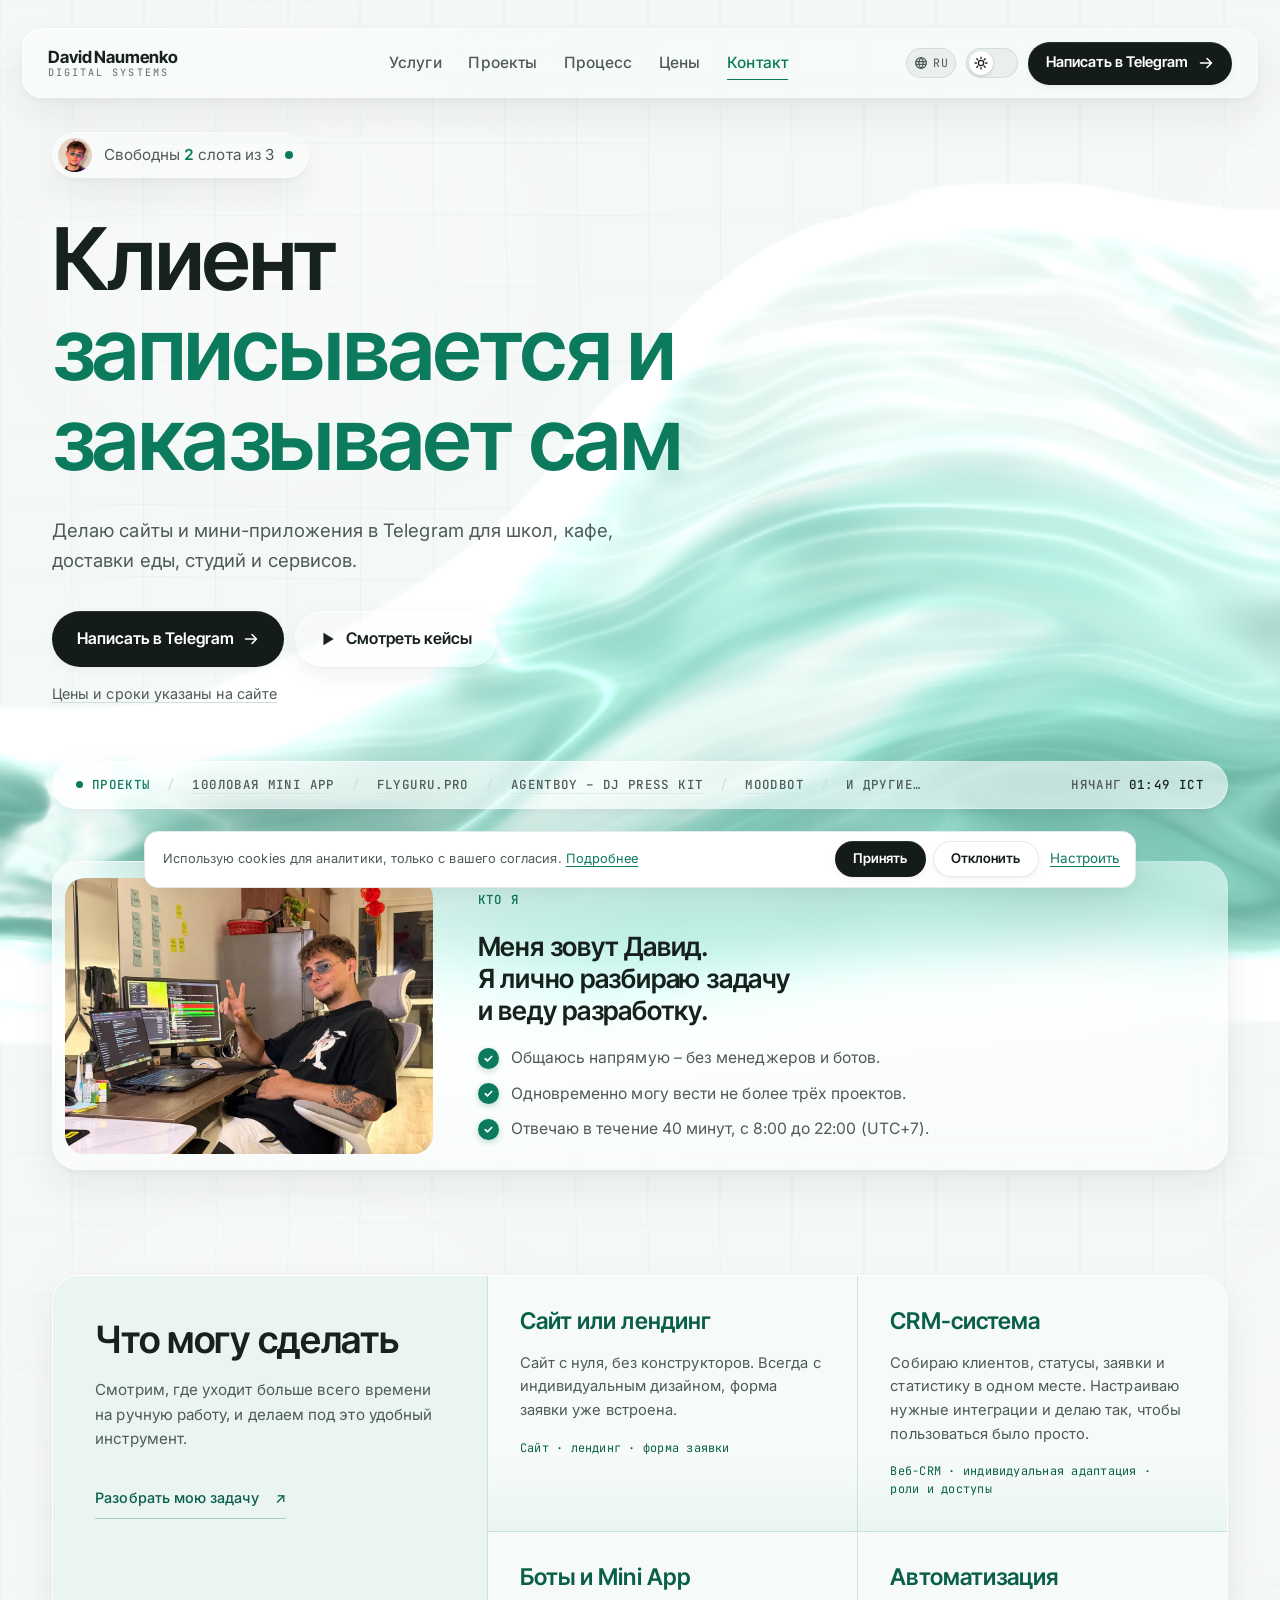
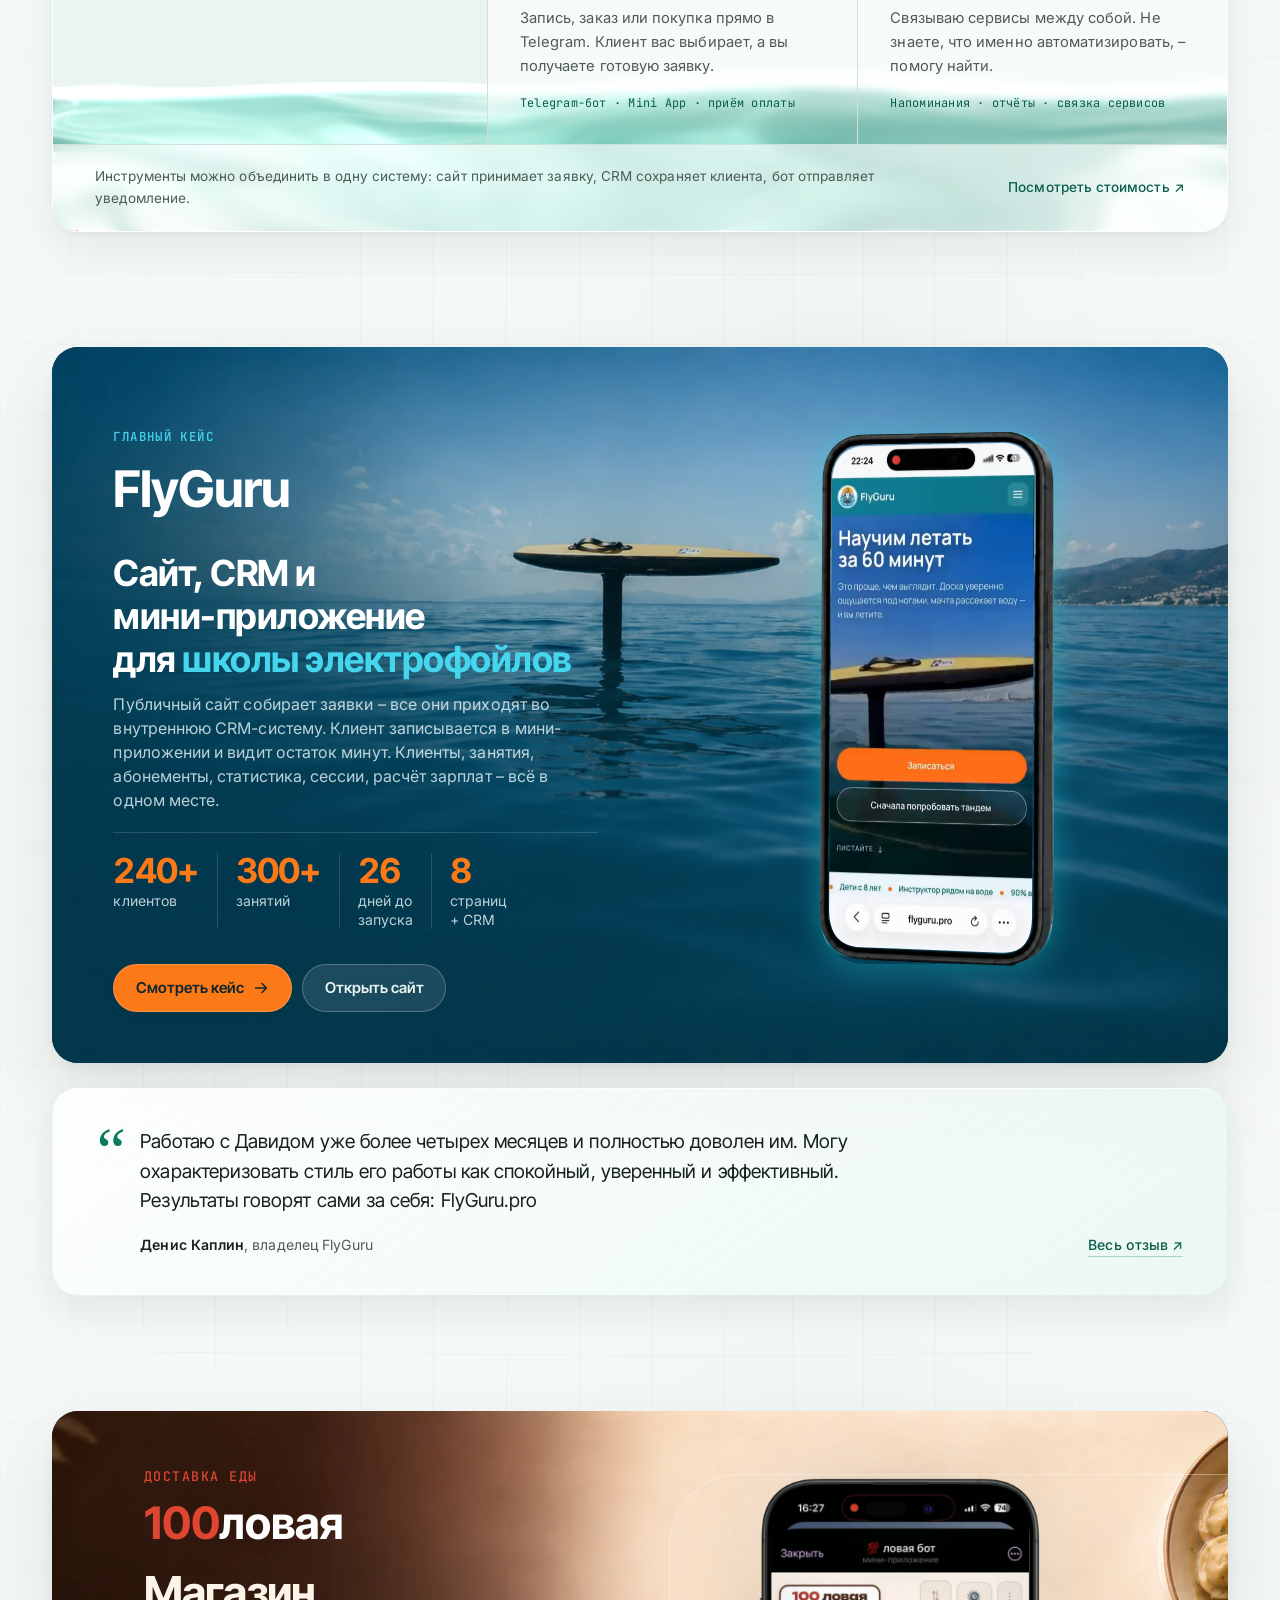
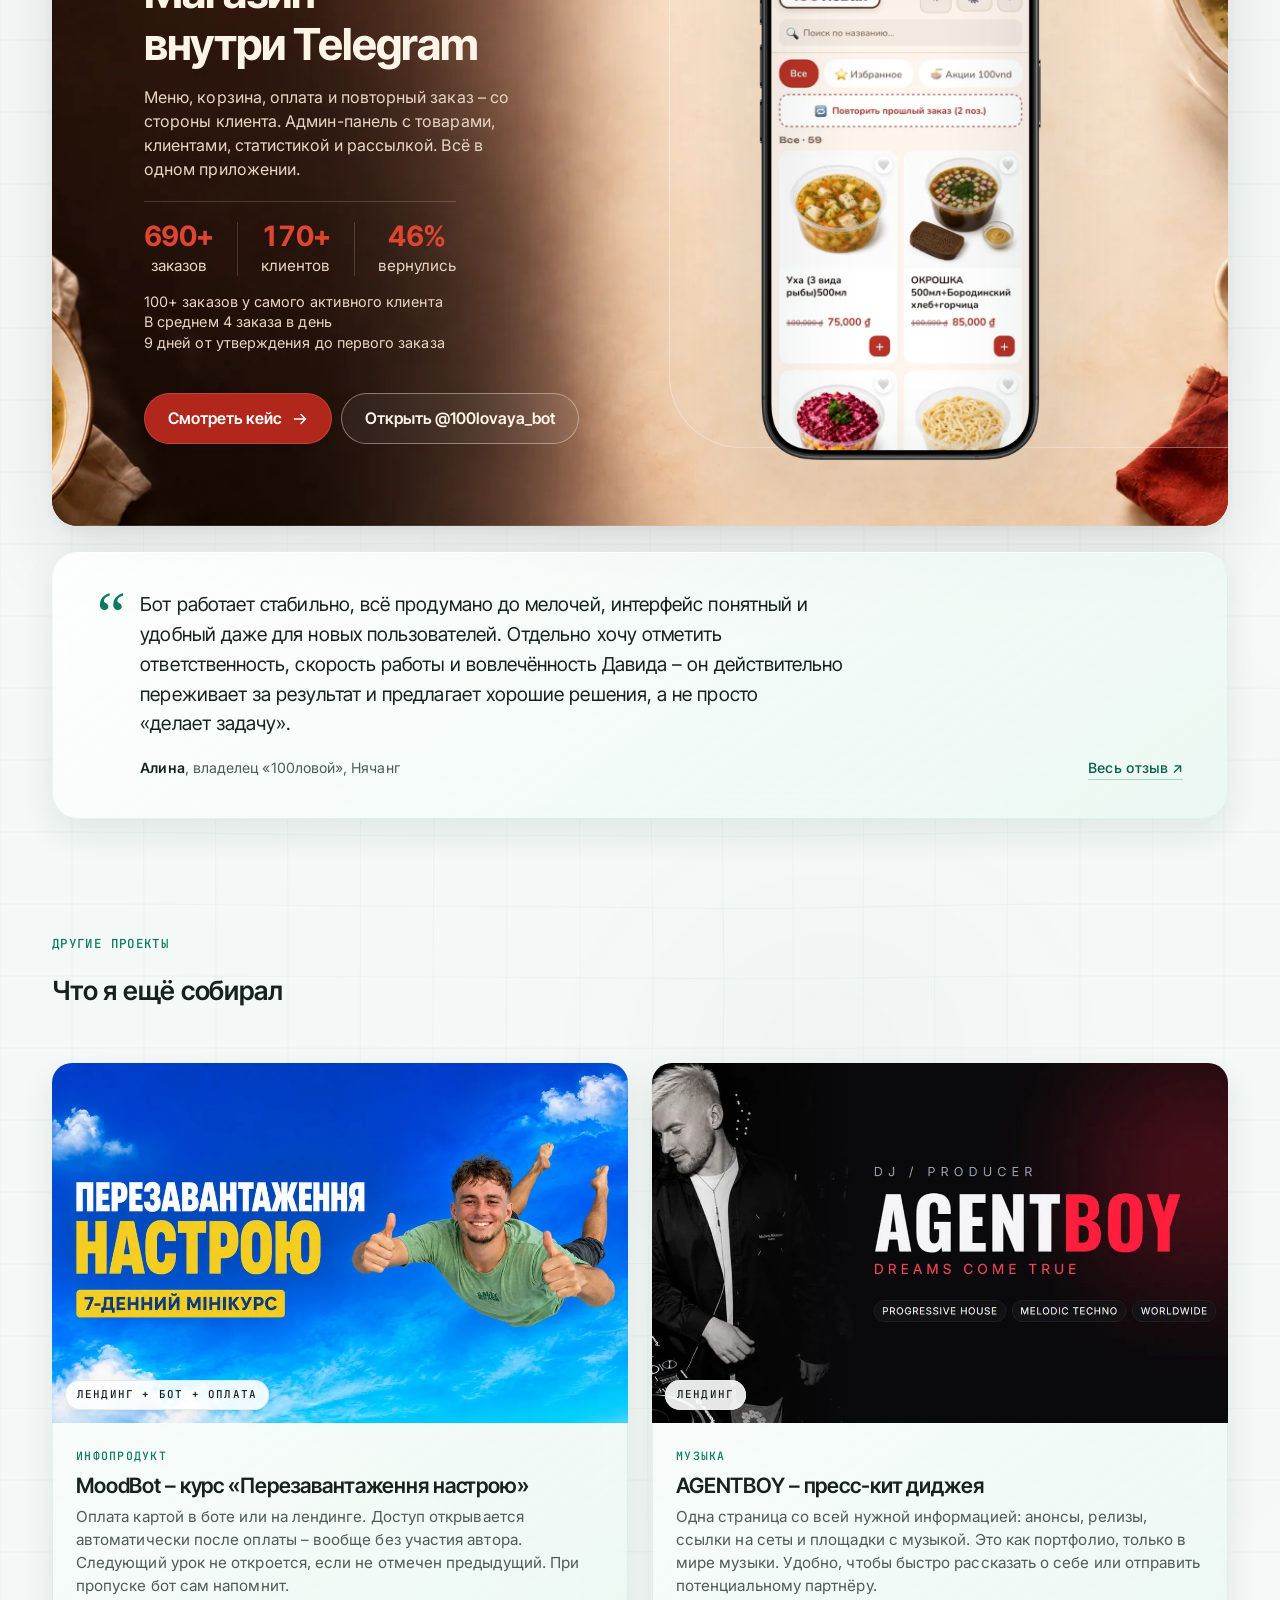
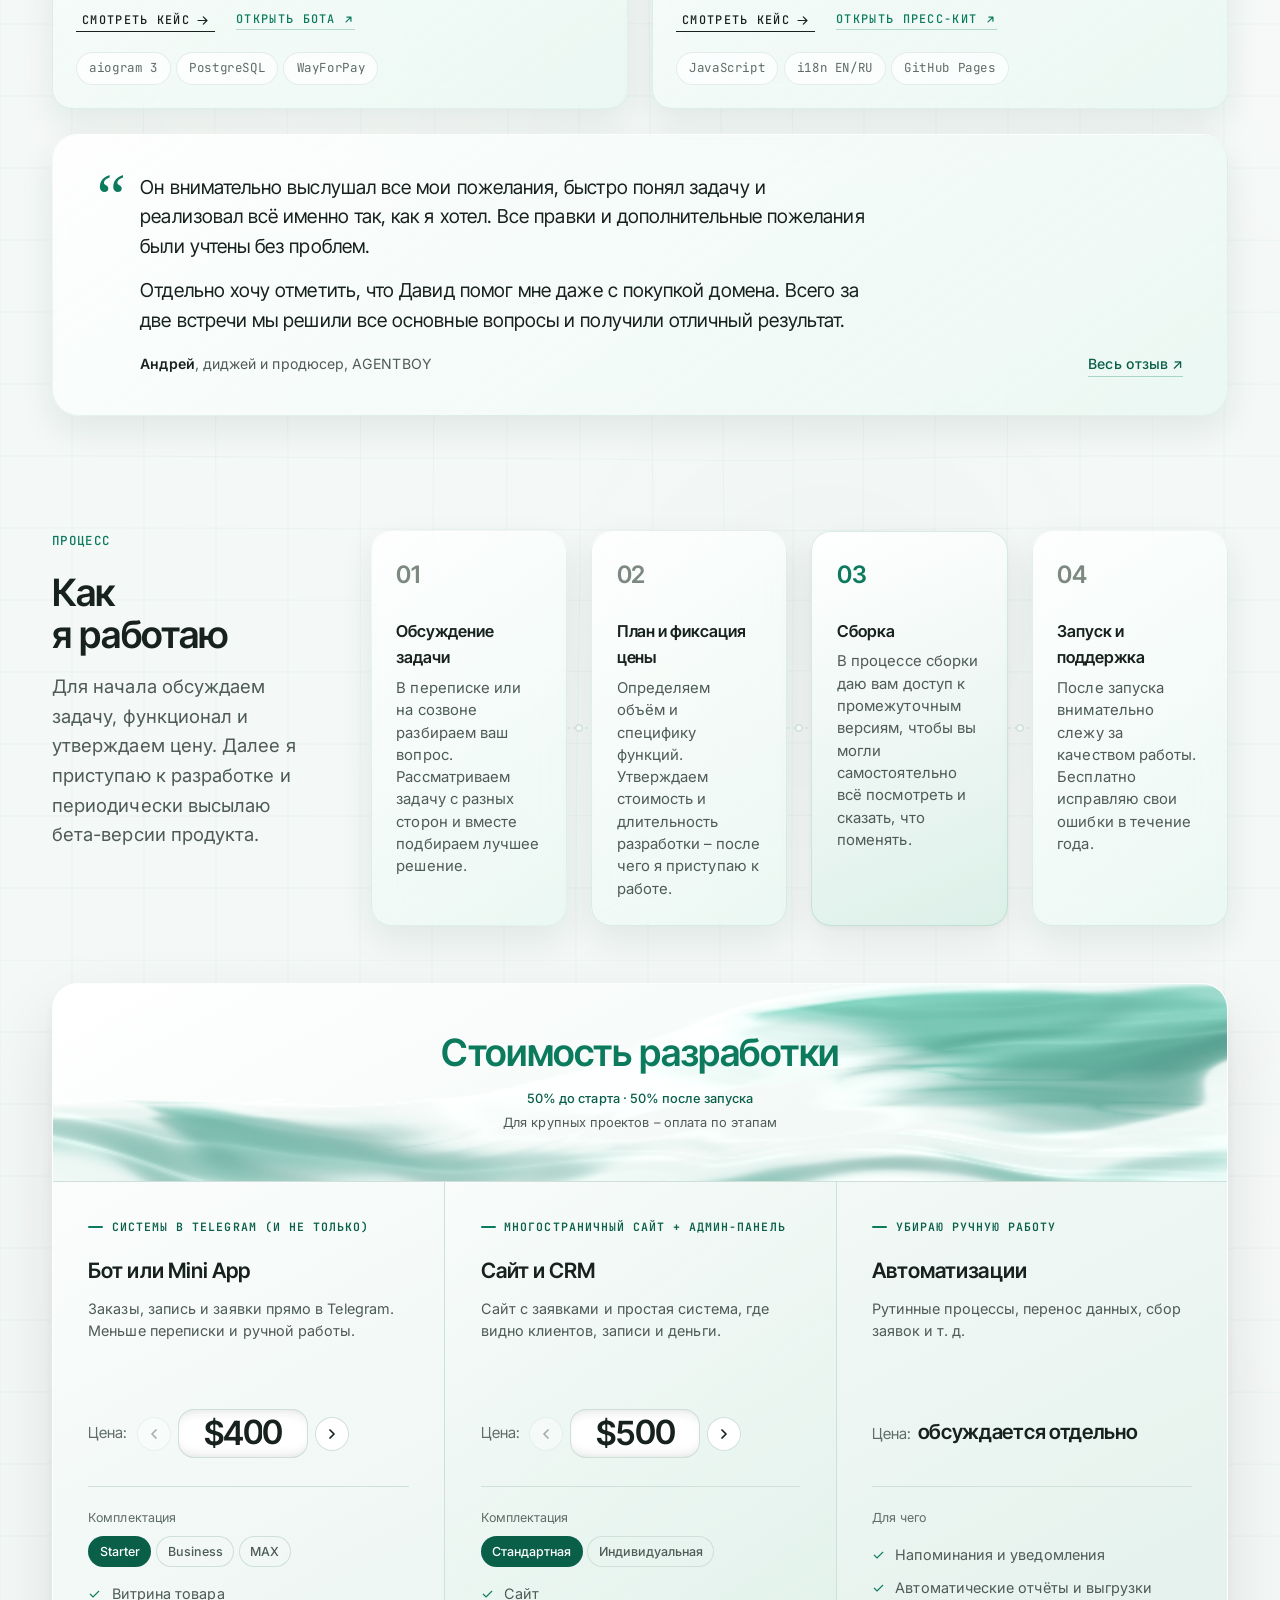
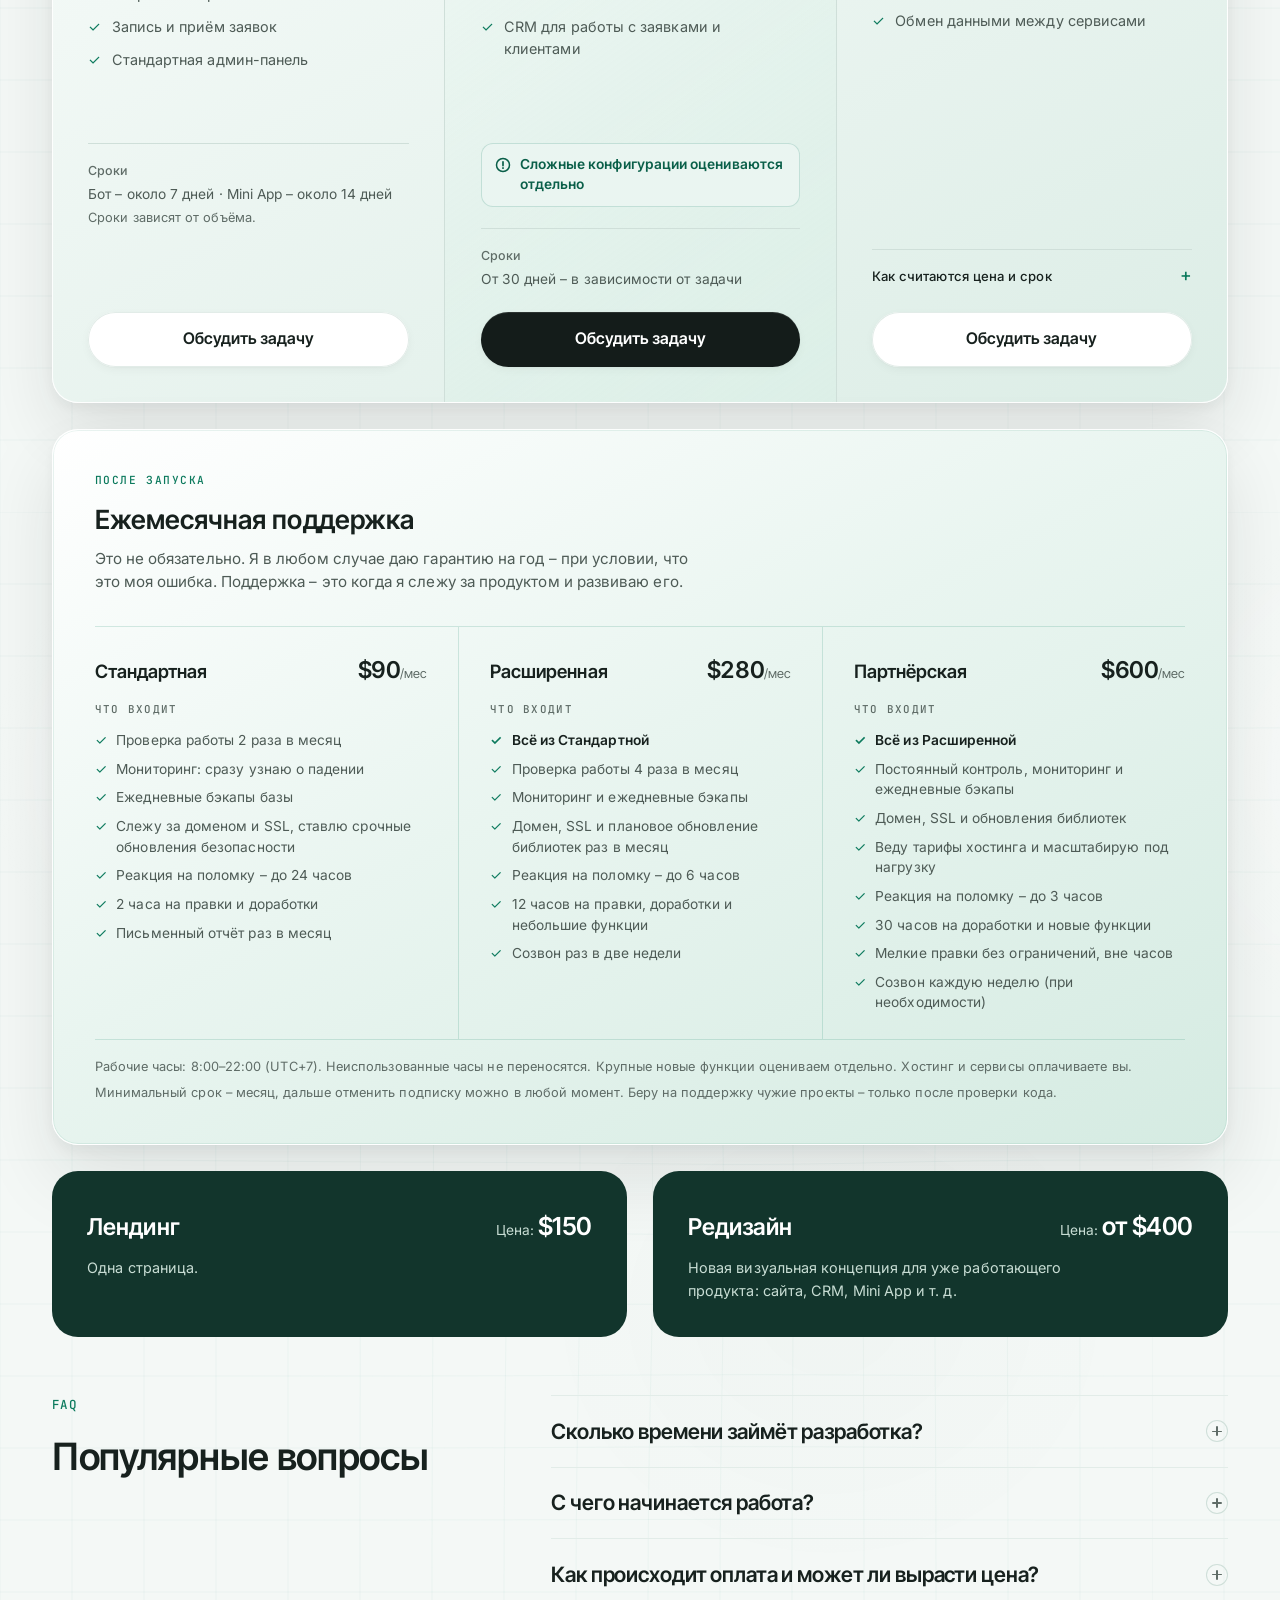
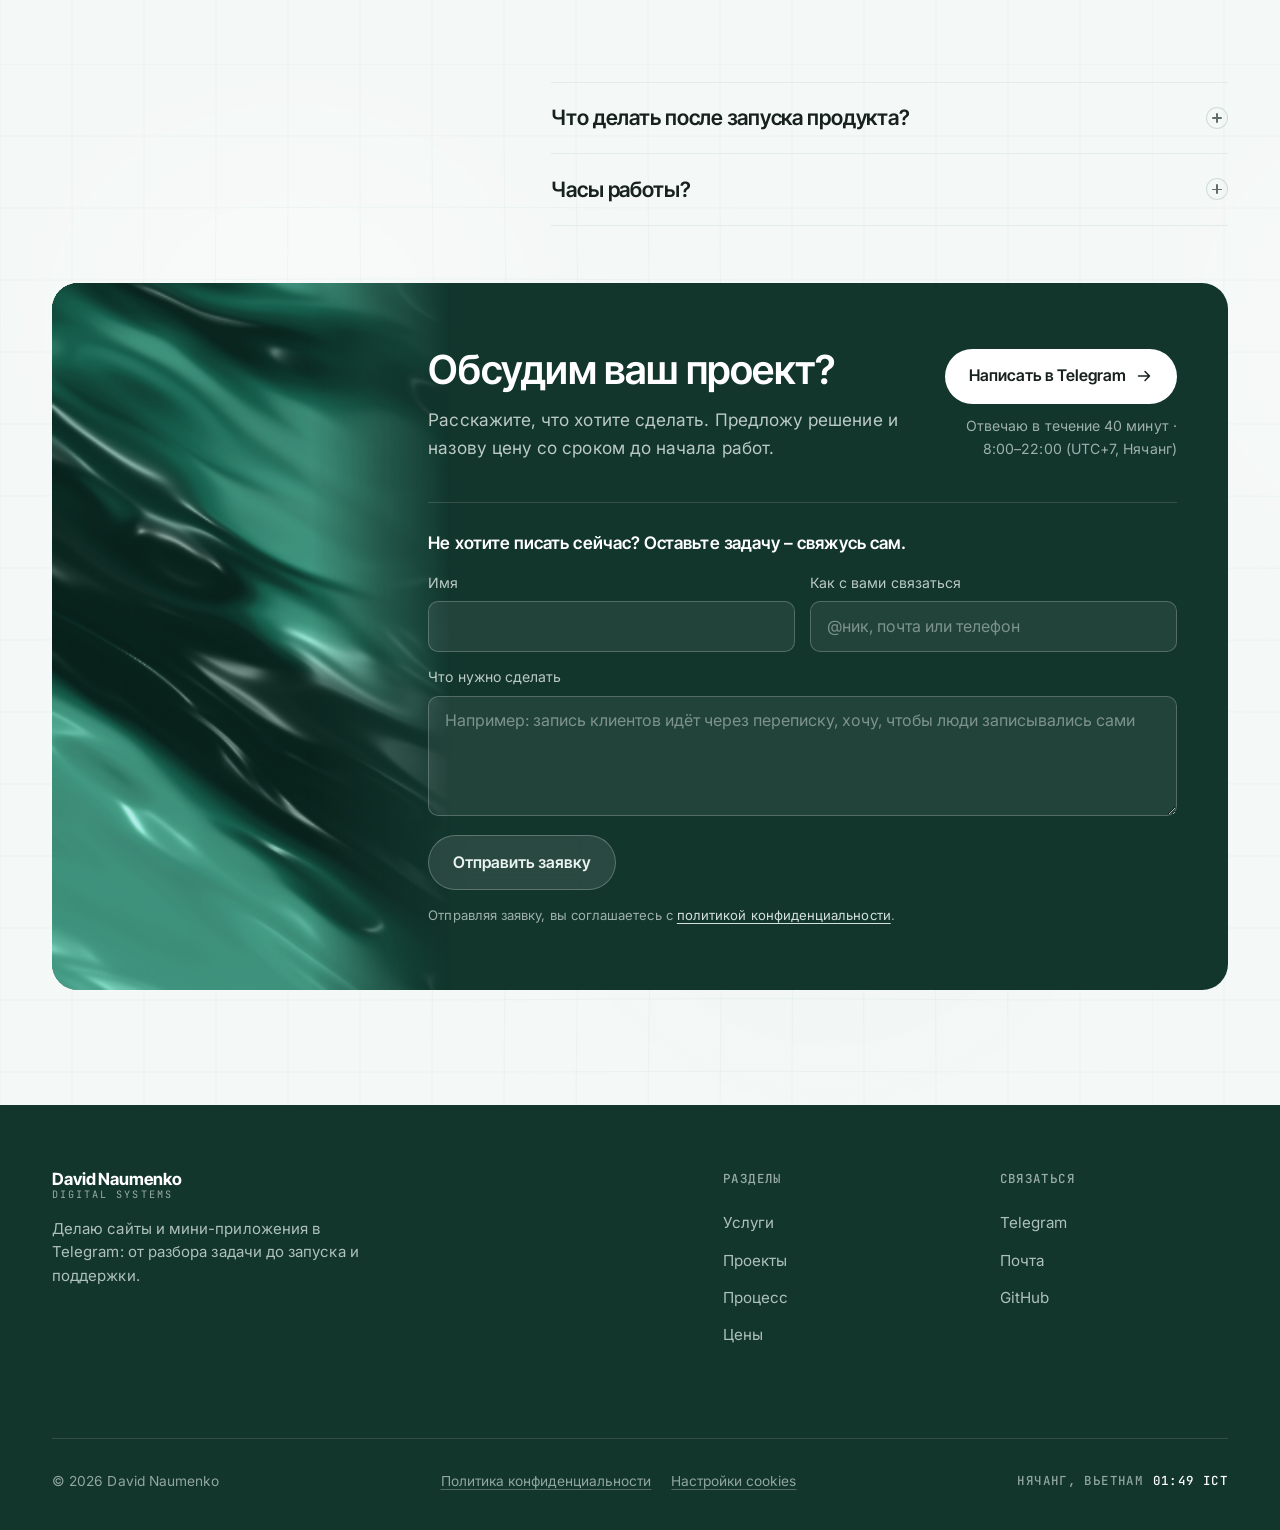
<file: index.html>
<!doctype html>
<html lang="ru">
<head>
<meta charset="utf-8">
<meta name="viewport" content="width=device-width, initial-scale=1">
<title>David Naumenko: сайты и мини-приложения в Telegram</title>
<meta name="description" content="Клиент записывается и заказывает сам: делаю сайты и мини-приложения в Telegram для школ, кафе, доставки еды, студий и сервисов.">

<link rel="icon" type="image/png" sizes="32x32" href="assets/img/favicon-32.png">
<link rel="icon" type="image/png" sizes="192x192" href="assets/img/favicon-192.png">
<link rel="apple-touch-icon" href="assets/img/apple-touch-icon.png">
<meta name="theme-color" content="#0C7A5D">
<!-- Тема ставится до первой отрисовки: выбор переключателя, если он был,
     иначе настройка системы. Позже – уже вспышка светлой страницы.
     Тот же скрипт стоит в privacy.html. -->
<script>
(function () {
  var s = null;
  try { s = localStorage.getItem('dn_scheme'); } catch (e) {}
  if (s !== 'light' && s !== 'dark') s = matchMedia('(prefers-color-scheme: dark)').matches ? 'dark' : 'light';
  document.documentElement.setAttribute('data-scheme', s);
  if (s === 'dark') document.querySelector('meta[name="theme-color"]').content = '#1E2334';
})();
</script>

<!-- превью ссылки в Telegram и соцсетях. Адреса обязаны быть абсолютными.
     Исходник картинки – documents/og/og-final.html (локально). Telegram
     кэширует превью – после замены картинки сбросить его через @WebpageBot. -->
<link rel="canonical" href="https://davidnaumenko.com/">
<!-- Версии страницы на других языках. Блок между метками i18n:alts
     собирает build.js по i18n/config.js; x-default ведёт на русскую. -->
<!-- i18n:alts -->
<link rel="alternate" hreflang="ru" href="https://davidnaumenko.com/">
<link rel="alternate" hreflang="uk" href="https://davidnaumenko.com/uk/">
<link rel="alternate" hreflang="en" href="https://davidnaumenko.com/en/">
<link rel="alternate" hreflang="x-default" href="https://davidnaumenko.com/">
<meta property="og:locale:alternate" content="uk_UA">
<meta property="og:locale:alternate" content="en_US">
<!-- /i18n:alts -->
<meta property="og:type" content="website">
<meta property="og:site_name" content="David Naumenko">
<meta property="og:locale" content="ru_RU">
<meta property="og:url" content="https://davidnaumenko.com/">
<meta property="og:title" content="David Naumenko: сайты и мини-приложения в Telegram">
<meta property="og:description" content="Клиент записывается и заказывает сам: делаю сайты и мини-приложения в Telegram для школ, кафе, доставки еды, студий и сервисов.">
<meta property="og:image" content="https://davidnaumenko.com/assets/img/og.jpg">
<meta property="og:image:width" content="1200">
<meta property="og:image:height" content="630">
<meta property="og:image:alt" content="David Naumenko: клиент записывается и заказывает сам. Экраны CRM FlyGuru и Mini App 100ловой">
<meta name="twitter:card" content="summary_large_image">

<link rel="preconnect" href="https://fonts.googleapis.com">
<link rel="preconnect" href="https://fonts.gstatic.com" crossorigin>
<link href="https://fonts.googleapis.com/css2?family=Inter+Tight:wght@500;600;700&family=Inter:wght@400;500;600&family=JetBrains+Mono:wght@400;500&display=swap" rel="stylesheet">
<link rel="stylesheet" href="style.css">
</head>
<body>

<!-- вода первого экрана: WebGL, уходит вместе с hero -->
<canvas class="water water--hero" id="water-hero" aria-hidden="true"></canvas>

<a class="skip" href="#main">К содержимому</a>

<header class="header" id="header">
  <div class="header__inner">
    <a class="brand" href="#top">
      <span class="brand__name">David Naumenko</span>
      <span class="brand__role">digital systems</span>
    </a>

    <nav class="nav" aria-label="Основная навигация">
      <a href="#solutions" class="nav__link">Услуги</a>
      <a href="#work" class="nav__link">Проекты</a>
      <a href="#process" class="nav__link">Процесс</a>
      <a href="#pricing" class="nav__link">Цены</a>
      <a href="#contact" class="nav__link">Контакт</a>
    </nav>

    <div class="header__actions">
      <!-- Язык сайта. Каждый язык – отдельная страница (/uk/, /en/), поэтому
           здесь обычные ссылки: переключатель работает и без JS. Список между
           метками i18n:langs собирает build.js по i18n/config.js – руками его
           не правят: добавьте язык в конфиг и прогоните `node build.js`. -->
      <details class="lang" data-lang>
        <summary class="lang__sum" aria-label="Язык сайта">
          <svg class="lang__globe" viewBox="0 0 16 16" fill="none" aria-hidden="true"><circle cx="8" cy="8" r="6.1" stroke="currentColor" stroke-width="1.4"/><path d="M8 1.9c1.6 1.7 2.5 3.8 2.5 6.1S9.6 12.4 8 14.1C6.4 12.4 5.5 10.3 5.5 8S6.4 3.6 8 1.9Z" stroke="currentColor" stroke-width="1.4"/><path d="M2.3 6.4h11.4M2.3 9.6h11.4" stroke="currentColor" stroke-width="1.4" stroke-linecap="round"/></svg>
          <span class="lang__cur" data-lang-cur>RU</span>
        </summary>
        <ul class="lang__menu" role="list">
          <!-- i18n:langs -->
          <li><a class="lang__item" href="/" hreflang="ru" data-lang-to="ru" aria-current="true"><b>RU</b>Русский</a></li>
          <li><a class="lang__item" href="/uk/" hreflang="uk" data-lang-to="uk"><b>UK</b>Українська</a></li>
          <li><a class="lang__item" href="/en/" hreflang="en" data-lang-to="en"><b>EN</b>English</a></li>
          <li><a class="lang__item" href="/vi/" hreflang="vi" data-lang-to="vi"><b>VI</b>Tiếng Việt</a></li>
          <!-- /i18n:langs -->
        </ul>
      </details>
      <!-- Переключатель темы (script.js, «тема»): aria-pressed="true" – тёмная. -->
      <button class="scheme" type="button" aria-label="Тёмная тема" aria-pressed="false">
        <span class="scheme__knob" aria-hidden="true">
          <svg class="scheme__sun" viewBox="0 0 16 16" fill="none"><circle cx="8" cy="8" r="3" stroke="currentColor" stroke-width="1.5"/><path d="M8 1.2v1.6M8 13.2v1.6M1.2 8h1.6M13.2 8h1.6M3.2 3.2l1.1 1.1M11.7 11.7l1.1 1.1M3.2 12.8l1.1-1.1M11.7 4.3l1.1-1.1" stroke="currentColor" stroke-width="1.5" stroke-linecap="round"/></svg>
          <svg class="scheme__moon" viewBox="0 0 16 16" fill="none"><path d="M13.6 9.9A5.9 5.9 0 0 1 6.1 2.4a5.9 5.9 0 1 0 7.5 7.5Z" stroke="currentColor" stroke-width="1.5" stroke-linejoin="round"/></svg>
        </span>
      </button>
      <a href="https://t.me/davidnaumenko" class="btn btn--primary btn--sm" target="_blank" rel="noopener">
        Написать в Telegram
        <svg viewBox="0 0 16 16" fill="none" aria-hidden="true"><path d="M2.5 8h11m0 0L9 3.5M13.5 8L9 12.5" stroke="currentColor" stroke-width="1.5" stroke-linecap="round" stroke-linejoin="round"/></svg>
      </a>
      <button class="burger" type="button" aria-label="Меню" aria-expanded="false" aria-controls="sheet">
        <span></span><span></span>
      </button>
    </div>
  </div>
</header>

<div class="sheet" id="sheet" hidden>
  <nav class="sheet__nav" aria-label="Мобильная навигация">
    <a href="#solutions">Услуги</a>
    <a href="#work">Проекты</a>
    <a href="#process">Процесс</a>
    <a href="#pricing">Цены</a>
    <a href="#contact">Контакт</a>
  </nav>
  <a href="https://t.me/davidnaumenko" class="btn btn--primary btn--block" target="_blank" rel="noopener">Написать в Telegram</a>
</div>

<main id="main">

<!-- ============================================================
     BLOCK 01 – HERO
     ============================================================ -->
<section class="hero" id="top">
  <div class="wrap hero__grid">

    <div class="hero__main">
      <div class="hero__status rise" style="--i:0">
        <!-- Свободные слоты. Обновляйте data-slots (3/2/1/0) и текст подписи.
             Атрибут задаёт цвет цифры и точки:
             3–2 – зелёный, 1 – оранжевый, 0 – красный. -->
        <span class="pill glass" data-slots="2">
          <img class="pill__ava" src="assets/img/david-portrait.jpg" alt="David Naumenko" width="34" height="34" loading="eager">
          <span>Свободны <b>2</b> слота из 3</span>
          <span class="pill__dot" aria-hidden="true"></span>
        </span>
      </div>

      <!-- заголовок: результат для клиента, подзаголовок: что делаю и для кого.
           Текст согласован Давидом 02.11.2026; при смене текста поправить meta и og:description. -->
      <h1 class="hero__title rise" style="--i:1">
        Клиент <em>записывается и заказывает сам</em>
      </h1>

      <p class="hero__lead measure rise" style="--i:2">
        Делаю сайты и мини-приложения в Telegram для школ, кафе,
        доставки еды, студий и сервисов.
      </p>

      <div class="hero__cta rise" style="--i:3">
        <a href="https://t.me/davidnaumenko" class="btn btn--primary" target="_blank" rel="noopener">
          Написать в Telegram
          <svg viewBox="0 0 16 16" fill="none" aria-hidden="true"><path d="M2.5 8h11m0 0L9 3.5M13.5 8L9 12.5" stroke="currentColor" stroke-width="1.5" stroke-linecap="round" stroke-linejoin="round"/></svg>
        </a>
        <a href="#work" class="btn btn--ghost">
          <svg class="btn__play" viewBox="0 0 14 14" aria-hidden="true"><path d="M3 1.6l9 5.4-9 5.4V1.6z" fill="currentColor"/></svg>
          Смотреть кейсы
        </a>
      </div>

      <p class="hero__price rise" style="--i:4"><a href="#pricing">Цены и сроки указаны на сайте</a></p>

    </div>

    <!-- статус-рейл: список работающих сейчас проектов и живые часы Нячанга.
         Название проекта открывает окно его кейса (data-case), href – запасной
         путь без скрипта. -->
    <div class="rail rise" style="--i:4">
      <div class="rail__inner glass">
        <span class="rail__live">
          <span class="rail__dot" aria-hidden="true"></span>
          Проекты
        </span>
        <span class="rail__sep" aria-hidden="true">/</span>
        <a class="rail__item rail__val rail__link" href="#case-100lovaya" data-case="100lovaya">100ловая Mini App</a>
        <span class="rail__sep" aria-hidden="true">/</span>
        <a class="rail__item rail__val rail__link" href="#case-flyguru" data-case="flyguru">flyguru.pro</a>
        <span class="rail__sep" aria-hidden="true">/</span>
        <a class="rail__item rail__val rail__link" href="#case-agentboy" data-case="agentboy">AgentBoy – DJ Press Kit</a>
        <span class="rail__sep" aria-hidden="true">/</span>
        <a class="rail__item rail__val rail__link" href="#case-mood" data-case="mood">MoodBot</a>
        <span class="rail__sep" aria-hidden="true">/</span>
        <a class="rail__item rail__link" href="#works">и другие…</a>
        <span class="rail__item rail__time">Нячанг<span class="rail__val rail__clock" data-clock>–</span></span>
      </div>
    </div>

  </div>
</section>

<!-- ============================================================
     BLOCK 02 – КТО ДЕЛАЕТ
     Короткий блок доверия между hero и первым кейсом: кто ведёт
     проект и почему слотов мало. Не биография – читается за 5–10 секунд.
     ============================================================ -->
<section class="author">
  <div class="wrap">
    <div class="author__card glass glass--solid reveal">
      <div class="author__photo">
        <img src="assets/img/david-desk.webp"
             alt="Давид за рабочим столом: ноутбук, монитор с кодом, стикеры с задачами проектов"
             width="1080" height="810" loading="lazy" decoding="async">
      </div>
      <div class="author__text">
        <p class="label mono">Кто я</p>
        <h2 class="h2 h2--sm author__h">Меня зовут Давид. Я&nbsp;лично разбираю задачу и&nbsp;веду разработку.</h2>
        <ul class="author__list" role="list">
          <li><span class="tick" aria-hidden="true"><svg viewBox="0 0 12 12" fill="none"><path d="M2.5 6.2l2.3 2.3L9.5 3.8" stroke="currentColor" stroke-width="1.8" stroke-linecap="round" stroke-linejoin="round"/></svg></span>Общаюсь напрямую – без менеджеров и ботов.</li>
          <li><span class="tick" aria-hidden="true"><svg viewBox="0 0 12 12" fill="none"><path d="M2.5 6.2l2.3 2.3L9.5 3.8" stroke="currentColor" stroke-width="1.8" stroke-linecap="round" stroke-linejoin="round"/></svg></span>Одновременно могу вести не более трёх проектов.</li>
          <li><span class="tick" aria-hidden="true"><svg viewBox="0 0 12 12" fill="none"><path d="M2.5 6.2l2.3 2.3L9.5 3.8" stroke="currentColor" stroke-width="1.8" stroke-linecap="round" stroke-linejoin="round"/></svg></span>Отвечаю в течение 40&nbsp;минут, с&nbsp;8:00 до&nbsp;22:00 (UTC+7).</li>
        </ul>
      </div>
    </div>
  </div>
</section>

<!-- ============================================================
     BLOCK 03 – СИСТЕМЫ
     ============================================================ -->
<section class="solutions" id="solutions">
  <div class="wrap">
    <div class="solutions__panel">
      <canvas class="water water--accent solutions__water" data-flow="basin" aria-hidden="true"></canvas>
      <header class="solutions__head reveal">
        <h2 class="h2">Что могу сделать</h2>
        <p class="solutions__intro">Смотрим, где уходит больше всего времени на ручную работу, и делаем под это удобный инструмент.</p>
        <a href="https://t.me/davidnaumenko" class="solutions__link" target="_blank" rel="noopener">Разобрать мою задачу <span aria-hidden="true">↗</span></a>
      </header>
      <div class="sol">
        <article class="sol__card reveal">
          <h3 class="sol__h">Сайт или лендинг</h3>
          <p>Сайт с нуля, без конструкторов. Всегда с индивидуальным дизайном, форма заявки уже встроена.</p>
          <p class="sol__how">Сайт&nbsp;· лендинг&nbsp;· форма&nbsp;заявки</p>
        </article>
        <article class="sol__card reveal">
          <h3 class="sol__h">CRM-система</h3>
          <p>Собираю клиентов, статусы, заявки и статистику в одном месте. Настраиваю нужные интеграции и делаю так, чтобы пользоваться было просто.</p>
          <p class="sol__how">Веб-CRM&nbsp;· индивидуальная&nbsp;адаптация&nbsp;· роли&nbsp;и&nbsp;доступы</p>
        </article>
        <article class="sol__card reveal">
          <h3 class="sol__h">Боты и Mini App</h3>
          <p>Запись, заказ или покупка прямо в Telegram. Клиент вас выбирает, а вы получаете готовую заявку.</p>
          <p class="sol__how">Telegram-бот&nbsp;· Mini&nbsp;App&nbsp;· приём&nbsp;оплаты</p>
        </article>
        <article class="sol__card reveal">
          <h3 class="sol__h">Автоматизация</h3>
          <p>Связываю сервисы между собой. Не знаете, что именно автоматизировать, – помогу найти.</p>
          <p class="sol__how">Напоминания&nbsp;· отчёты&nbsp;· связка&nbsp;сервисов</p>
        </article>
      </div>
      <p class="sol__note reveal">Инструменты можно объединить в одну систему: сайт принимает заявку, CRM сохраняет клиента, бот отправляет уведомление. <a href="#pricing">Посмотреть стоимость <span aria-hidden="true">↗</span></a></p>
    </div>
  </div>
</section>

<!-- ============================================================
     BLOCK 04 – FLAGSHIP
     ============================================================ -->
<section class="flagship" id="work">
  <div class="wrap">

    <!-- Кейс одной карточкой-героем: фото воды клиента на фон, 3D-мокап
         телефона справа. Мокап – PNG с ДЫРКОЙ в альфе на месте экрана,
         поэтому видео лежит под ним и видно в вырезе; так же сделан
         плоский мокап в блоке 100ловой.
         Вырез не прямоугольник: телефон повёрнут по Y примерно на 29°,
         правая грань выше левой на 2.5%. Поэтому видео ставится не
         процентами, а гомографией – см. .fgh__screen в style.css. -->
    <article class="fgh case--flyguru reveal">
      <img class="fgh__bg" src="assets/img/flyguru-hero-bg.webp" alt=""
           aria-hidden="true" width="1672" height="941" loading="lazy" decoding="async">
      <div class="fgh__scrim" aria-hidden="true"></div>

      <div class="fgh__text">
        <p class="label mono">Главный кейс</p>
        <h2 class="fgh__title">FlyGuru</h2>
        <p class="fgh__sub">Сайт, CRM и мини&#8288;-&#8288;приложение <br>для <em>школы электрофойлов</em></p>
        <p class="fgh__lead">
          Публичный сайт собирает заявки – все они приходят во внутреннюю CRM-систему. Клиент записывается в мини-приложении и видит остаток минут. Клиенты, занятия, абонементы, статистика, сессии, расчёт зарплат – всё в одном месте.
        </p>

        <!-- клиенты и занятия – из боевой базы школы (Supabase); 26 дней – от первой
             строки кода (6 июля) до полного перехода школы на CRM (1 августа); 8 страниц сайта – со слов Давида.
             Подписи из двух слов переносятся вручную: иначе ширина колонки
             считается по всей строке и на 1024 цифры жмутся к разделителям -->
        <ul class="fgh__nums" role="list">
          <li class="fgh__stat"><span class="fgh__num">240+</span><span class="fgh__cap">клиентов</span></li>
          <li class="fgh__stat"><span class="fgh__num">300+</span><span class="fgh__cap">занятий</span></li>
          <li class="fgh__stat"><span class="fgh__num">26</span><span class="fgh__cap">дней до <br>запуска</span></li>
          <li class="fgh__stat"><span class="fgh__num">8</span><span class="fgh__cap">страниц <br>+&nbsp;CRM</span></li>
        </ul>

        <!-- «Смотреть кейс» открывает окно кейса (шаблон ниже), «Нужна такая
             же система» переехала в само окно – туда, где интерес выше всего -->
        <div class="fgh__acts">
          <button type="button" class="btn btn--brand" data-case="flyguru">
            Смотреть кейс
            <svg viewBox="0 0 16 16" fill="none" aria-hidden="true"><path d="M2.5 8h11m0 0L9 3.5M13.5 8L9 12.5" stroke="currentColor" stroke-width="1.5" stroke-linecap="round" stroke-linejoin="round"/></svg>
          </button>
          <a href="https://www.flyguru.pro" class="btn btn--on-dark" target="_blank" rel="noopener">Открыть сайт</a>
        </div>
      </div>

      <div class="fgh__phone">
        <div class="fgh__stage">
          <!-- SVG-маски экрана и корпуса используют канву 1151×1366.
               Видео остаётся с запасом под рамкой; маска скругляет углы. -->
          <div class="fgh__screenclip">
            <video class="fgh__screen shot--video"
                   src="assets/video/flyguru-hero.mp4"
                   poster="assets/img/flyguru-hero-poster.webp"
                   autoplay muted loop playsinline preload="none"
                   aria-label="Запись сайта flyguru.pro на телефоне"></video>
          </div>
          <img class="fgh__frame" src="assets/img/iphone-3d.webp" alt=""
               aria-hidden="true" width="1151" height="1366" loading="lazy" decoding="async">
          <button type="button" class="fgh__open" data-case="flyguru" tabindex="-1" aria-hidden="true"></button>
        </div>
      </div>
    </article>

    <!-- Отзыв владельца FlyGuru – дословно, целиком
         (исходник photo_video/flyguru_отзыв.png, скрин – по ссылке). -->
    <figure class="review glass glass--plate reveal">
      <blockquote class="review__text">
        <p>Работаю с Давидом уже более четырех месяцев и полностью доволен им. Могу охарактеризовать стиль его работы как спокойный, уверенный и эффективный. Результаты говорят сами за себя: FlyGuru.pro</p>
      </blockquote>
      <figcaption class="review__who">
        <span><strong>Денис Каплин</strong>, владелец FlyGuru</span>
        <a href="assets/img/reviews/flyguru-review.webp" class="review__src" target="_blank" rel="noopener">Весь отзыв <span aria-hidden="true">↗</span></a>
      </figcaption>
    </figure>

    <!-- Окно кейса FlyGuru. Тексты – documents/текст под кейсы.txt (16.09.2026), цифры:
         249 клиентов и 300 занятий на 02.11.2026 (данные Давида), на странице с округлением вниз.
         Подписи к скринам: название экрана всегда, описание – только если оно
         про важную функцию, а не пересказ того, что и так видно на кадре. -->
    <template id="case-flyguru" data-theme="flyguru">
      <div class="cv__id">
        <h2 class="cv__title" id="cv-title-flyguru">FlyGuru</h2>
        <p class="cv__sub">Сайт, CRM и мини-приложение для школы электрофойлов в Нячанге</p>
      </div>

      <section class="cv__gal" aria-label="Экраны проекта">
        <div class="cv__track">
      <figure class="cv__slide" data-chapter="Сайт">
        <picture>
          <img src="assets/img/cases/flyguru/home-phone.webp" width="900" height="1957" alt="Главная страница flyguru.pro на телефоне" loading="lazy" decoding="async">
        </picture>
        <figcaption><b>Главная</b>Кнопка записи всегда внизу, под пальцем.</figcaption>
      </figure>
      <figure class="cv__slide" data-chapter="Сайт">
        <picture>
          <img src="assets/img/cases/flyguru/learn-phone.webp" width="900" height="1957" alt="Страница обучения на телефоне" loading="lazy" decoding="async">
        </picture>
        <figcaption><b>Обучение</b></figcaption>
      </figure>
      <figure class="cv__slide" data-chapter="Сайт">
        <picture>
          <img src="assets/img/cases/flyguru/lesson-steps-pc.webp" width="1892" height="860" alt="Раздел «Занятие по шагам» на компьютере" loading="lazy" decoding="async">
        </picture>
        <figcaption><b>Обучение</b></figcaption>
      </figure>
      <figure class="cv__slide" data-chapter="Сайт">
        <picture>
          <source media="(max-width: 859px)" srcset="assets/img/cases/flyguru/prices-phone.webp" width="900" height="1957">
          <img src="assets/img/cases/flyguru/prices-pc.webp" width="1892" height="862" alt="Прайс на компьютере" loading="lazy" decoding="async">
        </picture>
        <figcaption><b>Прайс</b>Скидка по ссылке агента видна прямо в цене.</figcaption>
      </figure>
      <figure class="cv__slide" data-chapter="Сайт">
        <picture>
          <img src="assets/img/cases/flyguru/shop-pc.webp" width="1897" height="862" alt="Раздел магазина и частые вопросы" loading="lazy" decoding="async">
        </picture>
        <figcaption><b>Главная: магазин и вопросы</b></figcaption>
      </figure>
      <figure class="cv__slide" data-chapter="Сайт">
        <picture>
          <img src="assets/img/cases/flyguru/booking-phone.webp" width="900" height="1957" alt="Форма записи на телефоне" loading="lazy" decoding="async">
        </picture>
        <figcaption><b>Запись</b>Заявка приходит в кабинет и в Telegram-бот.</figcaption>
      </figure>
      <figure class="cv__slide" data-chapter="Мини-приложение">
        <picture>
          <img src="assets/img/cases/flyguru/miniapp-home-phone.webp" width="900" height="1957" alt="Главный экран мини-приложения FlyGuru" loading="lazy" decoding="async">
        </picture>
        <figcaption><b>Мини-приложение</b>Запись, брони и история занятий в Telegram.</figcaption>
      </figure>
      <figure class="cv__slide" data-chapter="Мини-приложение">
        <picture>
          <img src="assets/img/cases/flyguru/miniapp-menu-phone.webp" width="900" height="1957" alt="Меню клиента в мини-приложении" loading="lazy" decoding="async">
        </picture>
        <figcaption><b>Меню клиента</b>Всё нужное клиенту на одном экране.</figcaption>
      </figure>
      <figure class="cv__slide" data-chapter="Мини-приложение">
        <picture>
          <img src="assets/img/cases/flyguru/miniapp-booking-phone.webp" width="900" height="1957" alt="Форма записи в мини-приложении" loading="lazy" decoding="async">
        </picture>
        <figcaption><b>Запись</b>День, время и услуга, остальное подтверждает школа.</figcaption>
      </figure>
      <figure class="cv__slide" data-chapter="CRM">
        <picture>
          <img src="assets/img/cases/flyguru/menu-phone.webp" width="900" height="1957" alt="Меню разделов CRM на телефоне" loading="lazy" decoding="async">
        </picture>
        <figcaption><b>Разделы системы</b>Заявки, клиенты, календарь, абонементы, сертификаты, статистика, зарплаты и расходы – в одном меню.</figcaption>
      </figure>
      <figure class="cv__slide" data-chapter="CRM">
        <picture>
          <source media="(max-width: 859px)" srcset="assets/img/cases/flyguru/clients-phone.webp" width="900" height="1957">
          <img src="assets/img/cases/flyguru/clients-pc.webp" width="1892" height="862" alt="Список клиентов в CRM" loading="lazy" decoding="async">
        </picture>
        <figcaption><b>Клиенты</b>База с поиском и сортировкой по числу занятий, тратам, последнему визиту и возрасту.</figcaption>
      </figure>
      <figure class="cv__slide" data-chapter="CRM">
        <picture>
          <source media="(max-width: 859px)" srcset="assets/img/cases/flyguru/calendar-phone.webp" width="900" height="1957">
          <img src="assets/img/cases/flyguru/calendar-pc.webp" width="1892" height="862" alt="Календарь смен и записей" loading="lazy" decoding="async">
        </picture>
        <figcaption><b>Календарь</b>Смены и записи по дням. Клик по дню – кто работает и кто записан.</figcaption>
      </figure>
      <figure class="cv__slide" data-chapter="CRM">
        <picture>
          <source media="(max-width: 859px)" srcset="assets/img/cases/flyguru/sessions-phone.webp" width="900" height="1957">
          <img src="assets/img/cases/flyguru/sessions-pc.webp" width="1892" height="856" alt="Список занятий в CRM" loading="lazy" decoding="async">
        </picture>
        <figcaption><b>Занятия</b>Каждое катание: клиент, услуга, время и оплата. Из этих записей считаются зарплаты.</figcaption>
      </figure>
      <figure class="cv__slide" data-chapter="CRM">
        <picture>
          <img src="assets/img/cases/flyguru/subscriptions-phone.webp" width="900" height="1957" alt="Абонементы в CRM на телефоне" loading="lazy" decoding="async">
        </picture>
        <figcaption><b>Абонементы</b>Сколько минут внесено и когда оплачено. Остаток списывается после каждого катания.</figcaption>
      </figure>
      <figure class="cv__slide" data-chapter="CRM">
        <picture>
          <source media="(max-width: 859px)" srcset="assets/img/cases/flyguru/salary-phone.webp" width="900" height="1957">
          <img src="assets/img/cases/flyguru/salary-pc.webp" width="1892" height="861" alt="Расчёт зарплат сотрудников" loading="lazy" decoding="async">
        </picture>
        <figcaption><b>Зарплаты</b>Сколько заработал каждый за период и сколько осталось выдать. «Как посчитали» раскрывает формулу.</figcaption>
      </figure>
      <figure class="cv__slide" data-chapter="CRM">
        <picture>
          <img src="assets/img/cases/flyguru/payouts-phone.webp" width="900" height="1957" alt="История выплат на телефоне" loading="lazy" decoding="async">
        </picture>
        <figcaption><b>История выплат</b>Кому, сколько и когда выдали – вместо отдельной тетради.</figcaption>
      </figure>
      <figure class="cv__slide" data-chapter="CRM">
        <picture>
          <img src="assets/img/cases/flyguru/stats-pc.webp" width="1896" height="861" alt="Статистика школы" loading="lazy" decoding="async">
        </picture>
        <figcaption><b>Статистика</b>Выручка по дням и категориям, топ услуг, работа инструкторов и статусы заявок.</figcaption>
      </figure>
      <figure class="cv__slide" data-chapter="CRM">
        <picture>
          <img src="assets/img/cases/flyguru/report-pc.webp" width="1892" height="861" alt="Отчёт за период с выгрузкой" loading="lazy" decoding="async">
        </picture>
        <figcaption><b>Отчёт за период</b>Выручка и деньги на руках за любой период, список визитов с выгрузкой в Excel.</figcaption>
      </figure>
        </div>
      </section>

      <nav class="cv__go" aria-label="Проект вживую">
        <a class="cv__golink cv__golink--main" href="https://www.flyguru.pro" target="_blank" rel="noopener">Открыть flyguru.pro <svg viewBox="0 0 16 16" fill="none" aria-hidden="true"><path d="M5 11 11 5m0 0H6m5 0v5" stroke="currentColor" stroke-width="1.5" stroke-linecap="round" stroke-linejoin="round"/></svg></a>
        <p class="cv__gonote">Код принадлежит школе, поэтому закрыт</p>
      </nav>

      <section class="cv__info" aria-label="О проекте">
        <ul class="cv__nums" role="list">
          <li><b>240+</b><span>клиентов в базе школы</span></li>
          <li><b>300+</b><span>занятий учтено в системе</span></li>
          <li><b>26</b><span>дней от первой строки кода до работы в бою</span></li>
          <li><b>4</b><span>кабинета: админ, инструктор, механик, СММ</span></li>
        </ul>

        <div class="cv__grid">
          <div>
            <h3 class="cv__h mono">Задача клиента</h3>
            <p class="cv__lead">Школе нужен был сайт, с которого будут приходить заявки. Также был запрос на CRM-систему, чтобы отказаться от ручных записей в журнал.</p>
            <p>Владелец хотел видеть в одном месте: заявки, зарплату инструкторов, количество минут в абонементах, статистику и деньги на руках.</p>
          </div>

          <div>
            <h3 class="cv__h mono">Что сделано</h3>
            <ul class="cv__list" role="list">
              <li>Сайт: обучение, тандем, клуб, прайс, отзывы, контакты с картой</li>
              <li>Заявки с сайта приходят в кабинет и в Telegram-бот</li>
              <li>Telegram Mini App: клиент записывается и видит остаток минут</li>
              <li>4 кабинета: админ, инструктор, механик, СММ</li>
              <li>Открытие и закрытие смены с помощью фото</li>
              <li>Абонементы с остатком минут и сроком сгорания</li>
              <li>Статистика: зарплаты, расходы, касса, популярные услуги</li>
              <li>Реферальные ссылки для агентов</li>
              <li>Выгрузка статистики в Excel</li>
            </ul>
          </div>

          <div class="cv__facts">
            <div>
              <h3 class="cv__h mono">Сроки</h3>
              <ol class="cv__time" role="list">
                <li><time datetime="2026-07-06">6 июля 2026</time>первая строка кода</li>
                <li><time datetime="2026-08-01">1 августа 2026</time>школа полностью перешла на новую CRM, сайт работает</li>
              </ol>
            </div>
            <div>
              <h3 class="cv__h mono">Стек</h3>
              <ul class="cv__stack" role="list">
                <li>Next.js 16</li><li>React 19</li><li>TypeScript</li><li>Supabase · Postgres</li>
                <li>Tailwind CSS</li><li>Vercel</li><li>Telegram Bot API</li>
              </ul>
            </div>
          </div>
        </div>
      </section>

      <div class="cv__end">
        <div class="cv__endin">
          <p>Хотите похожий сайт или CRM?</p>
          <div class="cv__endacts">
            <a href="https://t.me/davidnaumenko" class="btn cv__talk" target="_blank" rel="noopener">Обсудить проект <svg viewBox="0 0 16 16" fill="none" aria-hidden="true"><path d="M2.5 8h11m0 0L9 3.5M13.5 8L9 12.5" stroke="currentColor" stroke-width="1.5" stroke-linecap="round" stroke-linejoin="round"/></svg></a>
          </div>
        </div>
      </div>
    </template>

  </div>
</section>

<!-- ============================================================
     BLOCK 05 – КЕЙС «100ЛОВАЯ»
     Проект для клиента: магазин кафе «Столовая» в Нячанге (под блоком –
     отзыв владельца). Цифры – из боевой базы продукта. Блок тёмный
     и крупный – это самое сильное доказательство на странице.

     Собран той же карточкой-героем, что и кейс FlyGuru, но по своему
     макету: фон – предметная съёмка кухни, тёмная слева под текст и
     светлая справа под телефон, плоский мокап стоит на бледной плите.
     ============================================================ -->
<section class="product" id="product">
  <div class="wrap">

    <article class="p100 reveal">
      <img class="p100__bg" src="assets/img/100lovaya-hero-bg.webp" alt=""
           aria-hidden="true" width="1715" height="911" loading="lazy" decoding="async">
      <div class="p100__scrim" aria-hidden="true"></div>
      <div class="p100__plate" aria-hidden="true"></div>

      <div class="p100__text">
        <p class="label mono">Доставка еды</p>

        <h2 class="p100__h">
          <span class="p100__logo"><span class="p100__logo-num">100</span>ловая</span>
          <span class="p100__hl">Магазин <br>внутри Telegram</span>
        </h2>

        <p class="p100__lead">
          Меню, корзина, оплата и повторный заказ – со стороны клиента.
          Админ-панель с товарами, клиентами, статистикой и рассылкой.
          Всё в одном приложении.
        </p>

        <!-- цифры из боевой базы продукта на 29.10.2026; первый живой заказ – 25 апреля 2026.
             Счётчик дней в проде убран по просьбе Давида 15.09.2026 -->
        <ul class="p100__nums" role="list">
          <li class="p100__stat"><span class="p100__num">690+</span><span class="p100__cap">заказов</span></li>
          <li class="p100__stat"><span class="p100__num">170+</span><span class="p100__cap">клиентов</span></li>
          <li class="p100__stat"><span class="p100__num">46%</span><span class="p100__cap">вернулись</span></li>
        </ul>
        <!-- перенесено из верхнего proof-бара (master-plan, 1.3); самый активный клиент: 105 заказов на 29.10.2026 -->
        <p class="p100__more">100+ заказов у самого активного клиента <br>В среднем 4&nbsp;заказа в&nbsp;день <br>9 дней от утверждения до первого&nbsp;заказа</p>

        <!-- «Хочу такой же продукт» переехала в окно кейса, как и у FlyGuru -->
        <div class="p100__acts">
          <button type="button" class="btn btn--brand" data-case="100lovaya">
            Смотреть кейс
            <svg viewBox="0 0 16 16" fill="none" aria-hidden="true"><path d="M2.5 8h11m0 0L9 3.5M13.5 8L9 12.5" stroke="currentColor" stroke-width="1.5" stroke-linecap="round" stroke-linejoin="round"/></svg>
          </button>
          <a href="https://t.me/100lovaya_bot" class="btn btn--on-dark" target="_blank" rel="noopener">Открыть @100lovaya_bot</a>
        </div>
      </div>

      <div class="p100__phone">
        <!-- корпус – PNG с прозрачным экраном, запись лежит под ним и видна
             ровно в вырезе. Порядок в разметке обратный слоям: видео сначала,
             корпус поверх. Запись без звука, сама себя крутит, в поток страницы
             не лезет – playsinline держит её в рамке на iOS. -->
        <figure class="mock">
          <video class="mock__screen shot--video"
                 src="assets/video/100lovaya.mp4"
                 poster="assets/img/100lovaya-poster.webp"
                 autoplay muted loop playsinline preload="metadata"
                 aria-label="Запись экрана мини-аппа 100ловая"></video>
          <img class="mock__body" src="assets/img/iphone-16-pro-max.png"
               alt="" aria-hidden="true" width="388" height="800" loading="lazy">
          <button type="button" class="mock__open" data-case="100lovaya" tabindex="-1" aria-hidden="true"></button>
        </figure>
      </div>
    </article>

    <!-- Отзыв владельца – дословная выдержка из письменного отзыва
         (исходник photo_video/100lovaya_отзыв_1.png, целиком – по ссылке).
         Второй скрин переписки не публикуем: там «заказов пока мало». -->
    <figure class="review glass glass--plate reveal">
      <blockquote class="review__text">
        <p>Бот работает стабильно, всё продумано до мелочей, интерфейс понятный и удобный даже для новых пользователей. Отдельно хочу отметить ответственность, скорость работы и вовлечённость Давида – он действительно переживает за результат и предлагает хорошие решения, а не просто «делает задачу».</p>
      </blockquote>
      <figcaption class="review__who">
        <span><strong>Алина</strong>, владелец «100ловой», Нячанг</span>
        <a href="assets/img/reviews/100lovaya-review.webp" class="review__src" target="_blank" rel="noopener">Весь отзыв <span aria-hidden="true">↗</span></a>
      </figcaption>
    </figure>

    <!-- Окно кейса 100ловой. Тексты – documents/текст под кейсы.txt (16.09.2026),
         цифры: боевая база 29.10.2026 (заказы, клиенты, повторные). На скрине «Статистика» снимок от 12.09 (586 заказов).
         Подписи к скринам – по тому же правилу, что у FlyGuru.
         data-start на «Панели владельца»: на ПК лента открывается с неё,
         чтобы слева от кадра стоял магазин, а не пустота. -->
    <template id="case-100lovaya" data-theme="100lovaya">
      <div class="cv__id">
        <h2 class="cv__title" id="cv-title-100lovaya"><span>100</span>ловая</h2>
        <p class="cv__sub">Магазин в Telegram для домашней кухни в Нячанге</p>
      </div>

      <section class="cv__gal" aria-label="Экраны проекта">
        <div class="cv__track">
      <figure class="cv__slide" data-chapter="Магазин">
        <picture>
          <img src="assets/img/cases/100lovaya/catalog.webp" width="900" height="1957" alt="Каталог блюд в мини-приложении" loading="lazy" decoding="async">
        </picture>
        <figcaption><b>Каталог</b>Повторить прошлый заказ – одним тапом.</figcaption>
      </figure>
      <figure class="cv__slide" data-chapter="Магазин">
        <picture>
          <img src="assets/img/cases/100lovaya/product.webp" width="900" height="1957" alt="Карточка блюда" loading="lazy" decoding="async">
        </picture>
        <figcaption><b>Карточка блюда</b></figcaption>
      </figure>
      <figure class="cv__slide" data-chapter="Магазин">
        <picture>
          <img src="assets/img/cases/100lovaya/cart.webp" width="900" height="1957" alt="Корзина и оформление заказа" loading="lazy" decoding="async">
        </picture>
        <figcaption><b>Корзина и оформление</b>Контакт и адрес запоминаются для следующего заказа.</figcaption>
      </figure>
      <figure class="cv__slide" data-chapter="Админка" data-start>
        <picture>
          <img src="assets/img/cases/100lovaya/admin.webp" width="900" height="1957" alt="Панель владельца" loading="lazy" decoding="async">
        </picture>
        <figcaption><b>Панель владельца</b>В том же приложении, что и магазин.</figcaption>
      </figure>
      <figure class="cv__slide" data-chapter="Админка">
        <picture>
          <img src="assets/img/cases/100lovaya/admin-products.webp" width="900" height="1957" alt="Список товаров в админке" loading="lazy" decoding="async">
        </picture>
        <figcaption><b>Товары</b>Глазок прячет блюдо из меню одним тапом.</figcaption>
      </figure>
      <figure class="cv__slide" data-chapter="Админка">
        <picture>
          <img src="assets/img/cases/100lovaya/clients.webp" width="900" height="1957" alt="База клиентов в админке" loading="lazy" decoding="async">
        </picture>
        <figcaption><b>Клиенты</b></figcaption>
      </figure>
      <figure class="cv__slide" data-chapter="Админка">
        <picture>
          <img src="assets/img/cases/100lovaya/stats.webp" width="850" height="1850" alt="Статистика заказов" loading="lazy" decoding="async">
        </picture>
        <figcaption><b>Статистика</b></figcaption>
      </figure>
      <figure class="cv__slide" data-chapter="Админка">
        <picture>
          <img src="assets/img/cases/100lovaya/newsletter.webp" width="900" height="1957" alt="Рассылка по клиентам" loading="lazy" decoding="async">
        </picture>
        <figcaption><b>Рассылка</b>С предпросмотром перед отправкой.</figcaption>
      </figure>
        </div>
      </section>

      <nav class="cv__go" aria-label="Проект вживую">
        <a class="cv__golink cv__golink--main" href="https://t.me/100lovaya_bot" target="_blank" rel="noopener">Открыть @100lovaya_bot <svg viewBox="0 0 16 16" fill="none" aria-hidden="true"><path d="M5 11 11 5m0 0H6m5 0v5" stroke="currentColor" stroke-width="1.5" stroke-linecap="round" stroke-linejoin="round"/></svg></a>
        <p class="cv__gonote">Код закрыт</p>
      </nav>

      <section class="cv__info" aria-label="О проекте">
        <ul class="cv__nums" role="list">
          <li><b>690+</b><span>заказов через приложение</span></li>
          <li><b>170+</b><span>клиентов</span></li>
          <li><b>46%</b><span>вернулись за повторным заказом</span></li>
          <li><b>9</b><span>дней от первой строки кода до первого заказа</span></li>
        </ul>

        <div class="cv__grid">
          <div>
            <h3 class="cv__h mono">Задача клиента</h3>
            <p class="cv__lead">Изначально у клиента была идея сделать бота для доставки еды. Но в процессе обсуждения мы вместе пришли к выводу, что Mini App будет ощутимо удобнее.</p>
            <p>Также был запрос на админ-панель.</p>
          </div>

          <div>
            <h3 class="cv__h mono">Что сделано</h3>
            <ul class="cv__list" role="list">
              <li>Меню в Telegram: фото, категории, поиск, сортировка по цене, избранное</li>
              <li>Корзина с адресом, комментарием и выбором оплаты; адрес запоминается</li>
              <li>История заказов и повтор прошлого заказа одним нажатием</li>
              <li>Заказ приходит владельцу в Telegram с кнопками: подтвердить, отменить, оплачен, доставлен</li>
              <li>Клиент получает статус на каждом шаге и реквизиты для оплаты</li>
              <li>Через 30 минут после доставки бот уточняет, как прошёл заказ, и напоминает об отзыве</li>
              <li>Админка в том же приложении: блюда, цены, скидки, клиенты с тегами, статистика, рассылка</li>
            </ul>
          </div>

          <div class="cv__facts">
            <div>
              <h3 class="cv__h mono">Сроки</h3>
              <ol class="cv__time" role="list">
                <li><time datetime="2026-04-16">16 апреля 2026</time>первая строка кода</li>
                <li><time datetime="2026-04-25">25 апреля 2026</time>первый живой заказ</li>
              </ol>
            </div>
            <div>
              <h3 class="cv__h mono">Стек</h3>
              <ul class="cv__stack" role="list">
                <li>Python</li><li>aiogram 3</li><li>FastAPI</li><li>PostgreSQL</li>
                <li>JavaScript без фреймворков</li><li>Telegram Mini Apps</li><li>Railway</li>
              </ul>
            </div>
          </div>
        </div>
      </section>

      <div class="cv__end">
        <div class="cv__endin">
          <p>Хотите свой магазин в Telegram?</p>
          <div class="cv__endacts">
            <a href="https://t.me/davidnaumenko" class="btn cv__talk" target="_blank" rel="noopener">Обсудить проект <svg viewBox="0 0 16 16" fill="none" aria-hidden="true"><path d="M2.5 8h11m0 0L9 3.5M13.5 8L9 12.5" stroke="currentColor" stroke-width="1.5" stroke-linecap="round" stroke-linejoin="round"/></svg></a>
          </div>
        </div>
      </div>
    </template>

  </div>
</section>

<!-- ============================================================
     BLOCK 06 – ДРУГИЕ ПРОЕКТЫ
     Намеренно мельче блоков 03 и 05: иерархия кейсов должна
     читаться с первого взгляда, а не из подписей.
     ============================================================ -->
<section class="works" id="works">
  <div class="wrap">
    <header class="sec-head measure">
      <p class="label mono reveal">Другие проекты</p>
      <h2 class="h2 h2--sm reveal">Что я ещё собирал</h2>
    </header>

    <div class="works__grid">
      <article class="work glass glass--plate reveal">
        <div class="shot work__shot">
          <img class="shot__media" src="assets/img/moodbot-cover.webp"
               alt="Обложка курса «Перезавантаження настрою»"
               width="1100" height="688" loading="lazy" decoding="async">
          <button type="button" class="work__cover" data-case="mood" tabindex="-1" aria-hidden="true"><span class="work__count mono">Лендинг + бот + оплата</span></button>
        </div>
        <div class="work__body">
          <span class="work__kind mono">Инфопродукт</span>
          <h3 class="work__h">MoodBot – курс «Перезавантаження настрою»</h3>
          <p>Оплата картой в боте или на лендинге. Доступ открывается автоматически
          после оплаты – вообще без участия автора. Следующий урок не откроется,
          если не отмечен предыдущий. При пропуске бот сам напомнит.</p>
          <!-- демо-бот, а не рабочий: рабочий платный, в демо можно пройти курс самому -->
          <div class="work__acts">
            <button type="button" class="work__link work__case mono" data-case="mood">
              Смотреть кейс
              <svg viewBox="0 0 16 16" fill="none" aria-hidden="true"><path d="M2.5 8h11m0 0L9 3.5M13.5 8L9 12.5" stroke="currentColor" stroke-width="1.5" stroke-linecap="round" stroke-linejoin="round"/></svg>
            </button>
            <a class="work__link mono" href="https://t.me/demomoodbot" target="_blank" rel="noopener">
              Открыть бота
              <svg viewBox="0 0 16 16" fill="none" aria-hidden="true"><path d="M5 11 11 5m0 0H6m5 0v5" stroke="currentColor" stroke-width="1.5" stroke-linecap="round" stroke-linejoin="round"/></svg>
            </a>
          </div>
          <ul class="stack" role="list">
            <li class="chip chip--mono">aiogram 3</li>
            <li class="chip chip--mono">PostgreSQL</li>
            <li class="chip chip--mono">WayForPay</li>
          </ul>
        </div>
      </article>

      <article class="work glass glass--plate reveal">
        <div class="shot work__shot">
          <img class="shot__media" src="assets/img/agentboy-cover.webp"
               alt="Первый экран пресс-кита AGENTBOY"
               width="1100" height="688" loading="lazy" decoding="async">
          <button type="button" class="work__cover" data-case="agentboy" tabindex="-1" aria-hidden="true"><span class="work__count mono">Лендинг</span></button>
        </div>
        <div class="work__body">
          <span class="work__kind mono">Музыка</span>
          <h3 class="work__h">AGENTBOY – пресс-кит диджея</h3>
          <p>Одна страница со всей нужной информацией: анонсы, релизы, ссылки
          на сеты и площадки с музыкой. Это как портфолио, только в мире музыки.
          Удобно, чтобы быстро рассказать о себе или отправить потенциальному
          партнёру.</p>
          <div class="work__acts">
            <button type="button" class="work__link work__case mono" data-case="agentboy">
              Смотреть кейс
              <svg viewBox="0 0 16 16" fill="none" aria-hidden="true"><path d="M2.5 8h11m0 0L9 3.5M13.5 8L9 12.5" stroke="currentColor" stroke-width="1.5" stroke-linecap="round" stroke-linejoin="round"/></svg>
            </button>
            <a class="work__link mono" href="https://agentboy.org/?lang=en#hero" target="_blank" rel="noopener">
              Открыть пресс-кит
              <svg viewBox="0 0 16 16" fill="none" aria-hidden="true"><path d="M5 11 11 5m0 0H6m5 0v5" stroke="currentColor" stroke-width="1.5" stroke-linecap="round" stroke-linejoin="round"/></svg>
            </a>
          </div>
          <ul class="stack" role="list">
            <li class="chip chip--mono">JavaScript</li>
            <li class="chip chip--mono">i18n EN/RU</li>
            <li class="chip chip--mono">GitHub Pages</li>
          </ul>
        </div>
      </article>

    </div>

    <!-- Отзыв артиста AGENTBOY – дословная выдержка из письменного отзыва
         (исходник photo_video/agentboy_отзыв.png, целиком – по ссылке).
         Два абзаца = два куска оригинала, склеивать их в один нельзя. -->
    <figure class="review glass glass--plate reveal">
      <blockquote class="review__text">
        <p>Он внимательно выслушал все мои пожелания, быстро понял задачу и реализовал всё именно так, как я хотел. Все правки и дополнительные пожелания были учтены без проблем.</p>
        <p>Отдельно хочу отметить, что Давид помог мне даже с покупкой домена. Всего за две встречи мы решили все основные вопросы и получили отличный результат.</p>
      </blockquote>
      <figcaption class="review__who">
        <span><strong>Андрей</strong>, диджей и продюсер, AGENTBOY</span>
        <a href="assets/img/reviews/agentboy-review.webp" class="review__src" target="_blank" rel="noopener">Весь отзыв <span aria-hidden="true">↗</span></a>
      </figcaption>
    </figure>

    <!-- Окно кейса MoodBot. Тексты – documents/текст под кейсы.txt (16.09.2026); продаж не называем: боевой базы нет.
         Ссылку на код не даём: репозиторий не для копирования (решение Давида 16.09). -->
    <template id="case-mood" data-theme="mood">
      <div class="cv__id">
        <h2 class="cv__title" id="cv-title-mood">MoodBot</h2>
        <p class="cv__sub">Бот, который продаёт курс и сам ведёт покупателя семь дней</p>
      </div>

      <section class="cv__gal" aria-label="Экраны проекта">
        <div class="cv__track">
      <figure class="cv__slide" data-chapter="Лендинг">
        <picture>
          <source media="(max-width: 859px)" srcset="assets/img/cases/mood/landing-hero-phone.webp" width="900" height="1957">
          <img src="assets/img/cases/mood/landing-hero-pc.webp" width="1890" height="817" alt="Первый экран лендинга курса" loading="lazy" decoding="async">
        </picture>
        <figcaption><b>Лендинг курса</b>Доступ открывается в Telegram по ссылке из письма.</figcaption>
      </figure>
      <figure class="cv__slide" data-chapter="Лендинг">
        <picture>
          <source media="(max-width: 859px)" srcset="assets/img/cases/mood/landing-format-phone.webp" width="900" height="1957">
          <img src="assets/img/cases/mood/landing-format-pc.webp" width="1890" height="808" alt="Блок лендинга о формате курса" loading="lazy" decoding="async">
        </picture>
        <figcaption><b>Формат и результат</b></figcaption>
      </figure>
      <figure class="cv__slide" data-chapter="Лендинг">
        <picture>
          <img src="assets/img/cases/mood/landing-final-phone.webp" width="900" height="1957" alt="Финальный блок лендинга на телефоне" loading="lazy" decoding="async">
        </picture>
        <figcaption><b>Финальный блок</b></figcaption>
      </figure>
      <figure class="cv__slide" data-chapter="Бот">
        <picture>
          <img src="assets/img/cases/mood/bot-start.webp" width="900" height="1957" alt="Стартовый экран бота" loading="lazy" decoding="async">
        </picture>
        <figcaption><b>Старт</b>Оплатить картой или ввести код доступа.</figcaption>
      </figure>
      <figure class="cv__slide" data-chapter="Бот">
        <picture>
          <img src="assets/img/cases/mood/bot-menu.webp" width="900" height="1957" alt="Меню бота после оплаты" loading="lazy" decoding="async">
        </picture>
        <figcaption><b>Меню с доступом</b></figcaption>
      </figure>
      <figure class="cv__slide" data-chapter="Бот">
        <picture>
          <img src="assets/img/cases/mood/bot-days.webp" width="900" height="1957" alt="Ввод кода и список дней курса" loading="lazy" decoding="async">
        </picture>
        <figcaption><b>Дни курса</b></figcaption>
      </figure>
      <figure class="cv__slide" data-chapter="Бот">
        <picture>
          <img src="assets/img/cases/mood/bot-lesson.webp" width="900" height="1957" alt="Видеоурок в боте" loading="lazy" decoding="async">
        </picture>
        <figcaption><b>Урок</b>Видео нельзя переслать или скачать.</figcaption>
      </figure>
      <figure class="cv__slide" data-chapter="Бот">
        <picture>
          <img src="assets/img/cases/mood/bot-locked.webp" width="900" height="1957" alt="Бот не пускает к следующему дню" loading="lazy" decoding="async">
        </picture>
        <figcaption><b>Строгий порядок</b>Следующий день не откроется без ответа на вопрос.</figcaption>
      </figure>
      <figure class="cv__slide" data-chapter="Бот">
        <picture>
          <img src="assets/img/cases/mood/bot-my-path.webp" width="900" height="1957" alt="Экран «Мой путь» со своими ответами" loading="lazy" decoding="async">
        </picture>
        <figcaption><b>Мой путь</b></figcaption>
      </figure>
      <figure class="cv__slide" data-chapter="Бот">
        <picture>
          <img src="assets/img/cases/mood/bot-bonus.webp" width="900" height="1957" alt="Бонусы после седьмого дня" loading="lazy" decoding="async">
        </picture>
        <figcaption><b>Бонусы за 7/7</b>Открываются только после всех семи дней.</figcaption>
      </figure>
        </div>
      </section>

      <nav class="cv__go" aria-label="Проект вживую">
        <a class="cv__golink cv__golink--main" href="https://t.me/demomoodbot" target="_blank" rel="noopener">Пройти демо-бота <svg viewBox="0 0 16 16" fill="none" aria-hidden="true"><path d="M5 11 11 5m0 0H6m5 0v5" stroke="currentColor" stroke-width="1.5" stroke-linecap="round" stroke-linejoin="round"/></svg></a>
        <a class="cv__golink" href="https://t.me/coursemood_bot" target="_blank" rel="noopener">Рабочий бот <svg viewBox="0 0 16 16" fill="none" aria-hidden="true"><path d="M5 11 11 5m0 0H6m5 0v5" stroke="currentColor" stroke-width="1.5" stroke-linecap="round" stroke-linejoin="round"/></svg></a>
        <a class="cv__golink" href="https://5i80g.weblium.site/" target="_blank" rel="noopener">Лендинг курса <svg viewBox="0 0 16 16" fill="none" aria-hidden="true"><path d="M5 11 11 5m0 0H6m5 0v5" stroke="currentColor" stroke-width="1.5" stroke-linecap="round" stroke-linejoin="round"/></svg></a>
        <p class="cv__gonote">Рабочий бот платный – в демо курс можно пройти самому</p>
      </nav>

      <section class="cv__info" aria-label="О проекте">
        <ul class="cv__nums" role="list">
          <li><b>7</b><span>уроков по 15 минут</span></li>
          <li><b>2</b><span>языка уроков</span></li>
          <li><b>2</b><span>способа покупки: в боте и на лендинге</span></li>
        </ul>

        <div class="cv__grid">
          <div>
            <h3 class="cv__h mono">Задача</h3>
            <p class="cv__lead">Сделать бота, который сам проверяет оплату и открывает доступ в Telegram. Самое важное – без участия автора.</p>
            <p>Второстепенная задача – довести ученика до конца курса. Бот присылает напоминания, хранит прогресс и не даёт перескочить через урок.</p>
          </div>

          <div>
            <h3 class="cv__h mono">Что сделано</h3>
            <ul class="cv__list" role="list">
              <li>Оплата картой прямо в боте через WayForPay – доступ открывается сам</li>
              <li>Оплата на лендинге: письмо с персональной кнопкой «Открыть курс в Telegram»</li>
              <li>Коды доступа для друзей, блогеров и возвратов</li>
              <li>Семь видеоуроков в четырёх версиях: украинский и русский, с музыкой и без</li>
              <li>Запрет на пересылку и скачивание видео</li>
              <li>Вопрос-рефлексия после каждого урока</li>
              <li>Экран «Мой путь» со всеми ответами</li>
              <li>Напоминание, если человек пропал больше чем на два дня</li>
              <li>Админка в боте: продажи, на каком дне бросают, рассылка, выгрузка в CSV</li>
            </ul>
          </div>

          <div class="cv__facts">
            <div>
              <h3 class="cv__h mono">Сроки</h3>
              <ol class="cv__time" role="list">
                <li><time datetime="2026-03-16">16 марта 2026</time>первая строка кода</li>
                <li><time datetime="2026-03-21">21 марта 2026</time>версия с оплатой и сервером</li>
              </ol>
            </div>
            <div>
              <h3 class="cv__h mono">Стек</h3>
              <ul class="cv__stack" role="list">
                <li>Python</li><li>aiogram 3</li><li>PostgreSQL</li><li>aiohttp</li><li>WayForPay</li><li>Resend</li><li>Railway</li>
              </ul>
            </div>
          </div>
        </div>
      </section>

      <div class="cv__end">
        <div class="cv__endin">
          <p>Хотите подобную автоматизацию?</p>
          <div class="cv__endacts">
            <a href="https://t.me/davidnaumenko" class="btn cv__talk" target="_blank" rel="noopener">Обсудить проект <svg viewBox="0 0 16 16" fill="none" aria-hidden="true"><path d="M2.5 8h11m0 0L9 3.5M13.5 8L9 12.5" stroke="currentColor" stroke-width="1.5" stroke-linecap="round" stroke-linejoin="round"/></svg></a>
          </div>
        </div>
      </div>
    </template>

    <!-- Окно кейса AGENTBOY. Тексты – documents/текст под кейсы.txt (16.09.2026).
         Ссылку на код не даём (решение Давида 16.09); сам репозиторий остаётся
         публичным, пока agentboy.org живёт на GitHub Pages. -->
    <template id="case-agentboy" data-theme="agentboy">
      <div class="cv__id">
        <h2 class="cv__title" id="cv-title-agentboy">AGENT<span>BOY</span></h2>
        <p class="cv__sub">Пресс-кит диджея – онлайн-портфолио для промоутеров</p>
      </div>

      <section class="cv__gal" aria-label="Экраны проекта">
        <div class="cv__track">
      <figure class="cv__slide" data-chapter="Компьютер">
        <picture>
          <img src="assets/img/cases/agentboy/hero-pc.webp" width="1891" height="857" alt="Первый экран пресс-кита на компьютере" loading="lazy" decoding="async">
        </picture>
        <figcaption><b>Первый экран</b></figcaption>
      </figure>
      <figure class="cv__slide" data-chapter="Компьютер">
        <picture>
          <img src="assets/img/cases/agentboy/music-pc.webp" width="1890" height="857" alt="Раздел музыки на компьютере" loading="lazy" decoding="async">
        </picture>
        <figcaption><b>Музыка</b></figcaption>
      </figure>
      <figure class="cv__slide" data-chapter="Телефон">
        <picture>
          <img src="assets/img/cases/agentboy/hero-phone.webp" width="900" height="1957" alt="Первый экран пресс-кита на телефоне" loading="lazy" decoding="async">
        </picture>
        <figcaption><b>Первый экран на телефоне</b>Переключатель EN/RU в шапке.</figcaption>
      </figure>
      <figure class="cv__slide" data-chapter="Телефон">
        <picture>
          <img src="assets/img/cases/agentboy/links-phone.webp" width="900" height="1957" alt="Ссылки на музыкальные площадки на телефоне" loading="lazy" decoding="async">
        </picture>
        <figcaption><b>Площадки</b></figcaption>
      </figure>
        </div>
      </section>

      <nav class="cv__go" aria-label="Проект вживую">
        <a class="cv__golink cv__golink--main" href="https://agentboy.org/?lang=en#hero" target="_blank" rel="noopener">Открыть agentboy.org <svg viewBox="0 0 16 16" fill="none" aria-hidden="true"><path d="M5 11 11 5m0 0H6m5 0v5" stroke="currentColor" stroke-width="1.5" stroke-linecap="round" stroke-linejoin="round"/></svg></a>
      </nav>

      <section class="cv__info" aria-label="О проекте">
        <ul class="cv__nums" role="list">
          <li><b>23</b><span>площадки в пресс-ките</span></li>
          <li><b>5</b><span>стран, где выступал артист</span></li>
          <li><b>12</b><span>видео сетов и релизов</span></li>
          <li><b>2</b><span>языка: английский и русский</span></li>
        </ul>

        <div class="cv__grid">
          <div>
            <h3 class="cv__h mono">Задача</h3>
            <p class="cv__lead">Артисту нужно было онлайн-портфолио, которое можно отправить промоутеру вместо разрозненных сообщений с фото, видео и биографией.</p>
            <p>Сайт на двух языках – с запасом под французский, немецкий, испанский и греческий.</p>
          </div>

          <div>
            <h3 class="cv__h mono">Что сделано</h3>
            <ul class="cv__list" role="list">
              <li>Карточка-герой: фото, роли, BPM-диапазон, кнопки Book now и Listen</li>
              <li>Переключатель EN/RU: выбор запоминается и попадает в ссылку – можно сразу отправить русскую версию</li>
              <li>12 видео во всплывающем плеере</li>
              <li>Форматы и букинг, короткая биография с кнопкой «Скопировать»</li>
              <li>Пресс-пак ZIP на скачивание: фото, логотип и биография на двух языках</li>
              <li>Галерея с полноэкранным просмотром и свайпом</li>
            </ul>
          </div>

          <div class="cv__facts">
            <div>
              <h3 class="cv__h mono">Сроки</h3>
              <ol class="cv__time" role="list">
                <li><time datetime="2026-06-25">25 июня 2026</time>первая демо-версия</li>
                <li><time datetime="2026-08-13">13 августа 2026</time>опубликован с контентом артиста</li>
              </ol>
              <p class="cv__timenote">Сайт был готов за 3 дня, дальше ждали фото и тексты артиста</p>
            </div>
            <div>
              <h3 class="cv__h mono">Стек</h3>
              <ul class="cv__stack" role="list">
                <li>HTML</li><li>CSS Grid</li><li>JavaScript без фреймворков</li><li>Свой i18n EN/RU</li><li>GitHub Pages</li>
              </ul>
            </div>
          </div>
        </div>
      </section>

      <div class="cv__end">
        <div class="cv__endin">
          <p>Хотите своё портфолио?</p>
          <div class="cv__endacts">
            <a href="https://t.me/davidnaumenko" class="btn cv__talk" target="_blank" rel="noopener">Обсудить проект <svg viewBox="0 0 16 16" fill="none" aria-hidden="true"><path d="M2.5 8h11m0 0L9 3.5M13.5 8L9 12.5" stroke="currentColor" stroke-width="1.5" stroke-linecap="round" stroke-linejoin="round"/></svg></a>
          </div>
        </div>
      </div>
    </template>
  </div>
</section>

<!-- ============================================================
     BLOCK 07 – PROCESS
     ============================================================ -->
<section class="process" id="process">
  <div class="wrap process__grid">
    <header class="reveal">
      <p class="label mono">Процесс</p>
      <h2 class="h2">Как<br>я работаю</h2>
      <p class="lead">Для начала обсуждаем задачу, функционал и утверждаем цену. Далее я приступаю к разработке и периодически высылаю бета-версии продукта.</p>
    </header>

    <div>
    <!-- На телефоне шаги листаются вбок; номера над лентой – навигация. -->
    <div class="swipe-tabs steps__nav" aria-label="Шаги работы" hidden>
      <button type="button" class="swipe-tabs__tab" aria-controls="step-1" aria-current="true" aria-label="Шаг 1: обсуждение задачи">01</button>
      <button type="button" class="swipe-tabs__tab" aria-controls="step-2" aria-current="false" aria-label="Шаг 2: план и фиксация цены">02</button>
      <button type="button" class="swipe-tabs__tab" aria-controls="step-3" aria-current="false" aria-label="Шаг 3: сборка">03</button>
      <button type="button" class="swipe-tabs__tab" aria-controls="step-4" aria-current="false" aria-label="Шаг 4: запуск и поддержка">04</button>
    </div>
    <div class="steps">
      <article class="step glass glass--plate reveal" id="step-1">
        <span class="step__n">01</span>
        <h3 class="step__h">Обсуждение задачи</h3>
        <p>В переписке или на созвоне разбираем ваш вопрос. Рассматриваем задачу с разных сторон и вместе подбираем лучшее решение.</p>
      </article>
      <article class="step glass glass--plate reveal" id="step-2">
        <span class="step__n">02</span>
        <h3 class="step__h">План и фиксация цены</h3>
        <p>Определяем объём и специфику функций. Утверждаем стоимость и длительность разработки – после чего я приступаю к работе.</p>
      </article>
      <article class="step glass glass--plate step--on reveal" id="step-3">
        <span class="step__n">03</span>
        <h3 class="step__h">Сборка</h3>
        <p>В процессе сборки даю вам доступ к промежуточным версиям, чтобы вы могли самостоятельно всё посмотреть и сказать, что поменять.</p>
      </article>
      <article class="step glass glass--plate reveal" id="step-4">
        <span class="step__n">04</span>
        <h3 class="step__h">Запуск и поддержка</h3>
        <p>После запуска внимательно слежу за качеством работы. Бесплатно исправляю свои ошибки в течение года.</p>
      </article>
    </div>
    </div>
  </div>
</section>

<!-- ============================================================
     BLOCK 08 – ЦЕНЫ
     ============================================================ -->
<section class="pricing" id="pricing">
  <div class="wrap pricing__stack">
    <!-- Плашка 1 – закрытая: стоимость разработки и три направления.
         Всё, что дальше, это отдельные предложения, и они стоят своими
         плашками: в одной коробке они читались бы четвёртым тарифом. -->
    <div class="pricing__panel">
    <header class="pricing__head reveal">
      <canvas class="water water--accent pricing__water" data-flow="rising" aria-hidden="true"></canvas>
      <h2 class="h2 pricing__title">Стоимость разработки</h2>
      <p class="pricing__terms"><strong>50% до старта · 50% после запуска</strong><span>Для крупных проектов – оплата по этапам</span></p>
    </header>

    <!-- До 1000 px тарифы листаются вбок; вкладки показывают, какой открыт,
         и перелистывают по нажатию. На десктопе скрыты: там три колонки. -->
    <div class="swipe-tabs plans__nav" aria-label="Тарифы" hidden>
      <button type="button" class="swipe-tabs__tab" aria-controls="plan-bot" aria-current="true">Бот</button>
      <button type="button" class="swipe-tabs__tab" aria-controls="plan-crm" aria-current="false">Сайт и CRM</button>
      <button type="button" class="swipe-tabs__tab" aria-controls="plan-auto" aria-current="false">Автоматизации</button>
    </div>
    <div class="plans">
      <!-- Цена – барабан-счётчик (script.js, «барабан цен»): значения и названия
           комплектаций берутся из кнопок .kit__chip, стартовое – у кнопки с
           aria-pressed="true". Горячая цена: data-hot – на какой цене гореть,
           data-old – зачёркнутая старая цена. Убрать скидку = удалить оба атрибута. -->
      <article class="plan reveal" id="plan-bot">
        <p class="plan__kind mono">Системы в Telegram (и&nbsp;не&nbsp;только)</p>
        <h3 class="plan__h">Бот или Mini App</h3>
        <p class="plan__for">Заказы, запись и заявки прямо в Telegram. Меньше переписки и ручной работы.</p>
        <div class="plan__price drum" data-drum data-hot="900" data-old="1100">
          <span class="drum__label">Цена:</span>
          <button type="button" class="drum__arrow" data-step="-1" aria-label="Дешевле"><svg viewBox="0 0 14 14" fill="none" aria-hidden="true"><path d="M9 3L5 7l4 4" stroke="currentColor" stroke-width="1.7" stroke-linecap="round" stroke-linejoin="round"/></svg></button>
          <div class="drum__win" role="slider" tabindex="0" aria-label="Цена: бот или Mini App">$400</div>
          <button type="button" class="drum__arrow" data-step="1" aria-label="Дороже"><svg viewBox="0 0 14 14" fill="none" aria-hidden="true"><path d="M5 3l4 4-4 4" stroke="currentColor" stroke-width="1.7" stroke-linecap="round" stroke-linejoin="round"/></svg></button>
        </div>
        <div class="kit">
          <div class="kit__top">
            <span class="kit__label">Комплектация</span>
            <div class="kit__chips">
              <button type="button" class="kit__chip" data-v="400" aria-pressed="true">Starter</button>
              <button type="button" class="kit__chip" data-v="900" aria-pressed="false">Business</button>
              <button type="button" class="kit__chip" data-v="1500" aria-pressed="false">MAX</button>
            </div>
          </div>
          <div class="kit__lists">
            <ul class="plan__list kit__list is-on" data-v="400" role="list">
              <li>Витрина товара</li>
              <li>Запись и приём заявок</li>
              <li>Стандартная админ-панель</li>
            </ul>
            <ul class="plan__list kit__list" data-v="900" role="list">
              <li><b>Всё из Starter</b></li>
              <li>База клиентов</li>
              <li>Статистика и рассылки</li>
              <li><span>Индивидуальный визуальный стиль<small>иконки, иллюстрации, общий дизайн</small></span></li>
            </ul>
            <ul class="plan__list kit__list" data-v="1500" role="list">
              <li><b>Всё из Starter и Business</b></li>
              <li>Индивидуальная логика</li>
              <li>Роли</li>
              <li>Интеграция платёжных систем</li>
            </ul>
          </div>
        </div>
        <div class="plan__terms">
          <p><strong>Сроки</strong>Бот – около 7&nbsp;дней · Mini App – около 14&nbsp;дней</p>
          <p class="plan__small">Сроки зависят от объёма.</p>
        </div>
        <a href="https://t.me/davidnaumenko" class="btn btn--soft btn--block" target="_blank" rel="noopener">Обсудить задачу</a>
      </article>

      <article class="plan plan--on reveal" id="plan-crm">
        <p class="plan__kind mono">Многостраничный сайт + админ-панель</p>
        <h3 class="plan__h">Сайт и CRM</h3>
        <p class="plan__for">Сайт с заявками и простая система, где видно клиентов, записи и деньги.</p>
        <div class="plan__price drum" data-drum>
          <span class="drum__label">Цена:</span>
          <button type="button" class="drum__arrow" data-step="-1" aria-label="Дешевле"><svg viewBox="0 0 14 14" fill="none" aria-hidden="true"><path d="M9 3L5 7l4 4" stroke="currentColor" stroke-width="1.7" stroke-linecap="round" stroke-linejoin="round"/></svg></button>
          <div class="drum__win" role="slider" tabindex="0" aria-label="Цена: сайт и CRM">$500</div>
          <button type="button" class="drum__arrow" data-step="1" aria-label="Дороже"><svg viewBox="0 0 14 14" fill="none" aria-hidden="true"><path d="M5 3l4 4-4 4" stroke="currentColor" stroke-width="1.7" stroke-linecap="round" stroke-linejoin="round"/></svg></button>
        </div>
        <div class="kit">
          <div class="kit__top">
            <span class="kit__label">Комплектация</span>
            <div class="kit__chips">
              <button type="button" class="kit__chip" data-v="500" aria-pressed="true">Стандартная</button>
              <button type="button" class="kit__chip" data-v="1200" aria-pressed="false">Индивидуальная</button>
            </div>
          </div>
          <div class="kit__lists">
            <ul class="plan__list kit__list is-on" data-v="500" role="list">
              <li>Сайт</li>
              <li>CRM для работы с заявками и клиентами</li>
            </ul>
            <ul class="plan__list kit__list" data-v="1200" role="list">
              <li>Сайт</li>
              <li>Кастомная CRM</li>
              <li>Индивидуальная логика</li>
              <li><span>Индивидуальный визуальный стиль<small>иконки, иллюстрации, общий дизайн</small></span></li>
            </ul>
          </div>
        </div>
        <p class="plan__alert"><svg viewBox="0 0 16 16" fill="none" aria-hidden="true"><circle cx="8" cy="8" r="6.5" stroke="currentColor" stroke-width="1.5"/><path d="M8 4.8v3.8M8 10.9v.3" stroke="currentColor" stroke-width="1.7" stroke-linecap="round"/></svg>Сложные конфигурации оцениваются отдельно</p>
        <div class="plan__terms">
          <p><strong>Сроки</strong>От 30 дней – в зависимости от задачи</p>
        </div>
        <a href="https://t.me/davidnaumenko" class="btn btn--primary btn--block" target="_blank" rel="noopener">Обсудить задачу</a>
      </article>

      <article class="plan reveal" id="plan-auto">
        <p class="plan__kind mono">Убираю ручную работу</p>
        <h3 class="plan__h">Автоматизации</h3>
        <p class="plan__for">Рутинные процессы, перенос данных, сбор заявок и&nbsp;т.&nbsp;д.</p>
        <p class="plan__price plan__price--calc">Цена: <span>обсуждается отдельно</span></p>
        <p class="plan__scope">Для чего</p>
        <ul class="plan__list" role="list">
          <li>Напоминания и уведомления</li>
          <li>Автоматические отчёты и выгрузки</li>
          <li>Обмен данными между сервисами</li>
        </ul>
        <details class="plan__details">
          <summary>Как считаются цена и срок</summary>
          <div class="plan__expanded">
            <p>Разбираем ваш сценарий: какие сервисы участвуют, сколько шагов нужно автоматизировать и что уже настроено.</p>
            <p>После обсуждения фиксируем объём, стоимость и сроки.</p>
          </div>
        </details>
        <a href="https://t.me/davidnaumenko" class="btn btn--soft btn--block" target="_blank" rel="noopener">Обсудить задачу</a>
      </article>
    </div>

    </div>

    <!-- Плашка 2 – поддержка после запуска. Состав уровней – по тексту Давида
         от 15.09.2026, списки видны сразу, без раскрывашек. Уровни вкладываются
         друг в друга; правки, доработки и небольшие функции берутся из часов. -->
    <div class="addon reveal">
      <div class="care__head">
        <p class="care__when mono">После запуска</p>
        <h3 class="care__h">Ежемесячная поддержка</h3>
        <p class="care__lead">Это не обязательно. Я в любом случае даю гарантию на год – при условии, что это моя ошибка. Поддержка – это когда я слежу за продуктом и развиваю его.</p>
      </div>
      <div class="swipe-tabs tiers__nav" aria-label="Уровни поддержки" hidden>
        <button type="button" class="swipe-tabs__tab" aria-controls="tier-base" aria-current="true" aria-label="Стандартная, $90 в месяц">$90</button>
        <button type="button" class="swipe-tabs__tab" aria-controls="tier-ext" aria-current="false" aria-label="Расширенная, $280 в месяц">$280</button>
        <button type="button" class="swipe-tabs__tab" aria-controls="tier-partner" aria-current="false" aria-label="Партнёрская, $600 в месяц">$600</button>
      </div>
      <div class="tiers">
        <article class="tier" id="tier-base">
          <div class="tier__top">
            <h4 class="tier__h">Стандартная</h4>
            <p class="tier__price">$90<i>/мес</i></p>
          </div>
          <p class="tier__label mono">Что входит</p>
          <ul class="tier__list" role="list">
            <li>Проверка работы 2 раза в месяц</li>
            <li>Мониторинг: сразу узнаю о падении</li>
            <li>Ежедневные бэкапы базы</li>
            <li>Слежу за доменом и SSL, ставлю срочные обновления безопасности</li>
            <li>Реакция на поломку – до 24 часов</li>
            <li>2 часа на правки и доработки</li>
            <li>Письменный отчёт раз в месяц</li>
          </ul>
        </article>
        <article class="tier" id="tier-ext">
          <div class="tier__top">
            <h4 class="tier__h">Расширенная</h4>
            <p class="tier__price">$280<i>/мес</i></p>
          </div>
          <p class="tier__label mono">Что входит</p>
          <ul class="tier__list" role="list">
            <li class="tier__inc">Всё из Стандартной</li>
            <li>Проверка работы 4 раза в месяц</li>
            <li>Мониторинг и ежедневные бэкапы</li>
            <li>Домен, SSL и плановое обновление библиотек раз в месяц</li>
            <li>Реакция на поломку – до 6 часов</li>
            <li>12 часов на правки, доработки и небольшие функции</li>
            <li>Созвон раз в две недели</li>
          </ul>
        </article>
        <article class="tier" id="tier-partner">
          <div class="tier__top">
            <h4 class="tier__h">Партнёрская</h4>
            <p class="tier__price">$600<i>/мес</i></p>
          </div>
          <p class="tier__label mono">Что входит</p>
          <ul class="tier__list" role="list">
            <li class="tier__inc">Всё из Расширенной</li>
            <li>Постоянный контроль, мониторинг и ежедневные бэкапы</li>
            <li>Домен, SSL и обновления библиотек</li>
            <li>Веду тарифы хостинга и масштабирую под нагрузку</li>
            <li>Реакция на поломку – до 3 часов</li>
            <li>30 часов на доработки и новые функции</li>
            <li>Мелкие правки без ограничений, вне часов</li>
            <li>Созвон каждую неделю (при необходимости)</li>
          </ul>
        </article>
      </div>
      <div class="tiers__terms">
        <p>Рабочие часы: 8:00–22:00 (UTC+7). Неиспользованные часы не переносятся. Крупные новые функции оцениваем отдельно. Хостинг и сервисы оплачиваете вы.</p>
        <p>Минимальный срок – месяц, дальше отменить подписку можно в любой момент. Беру на поддержку чужие проекты – только после проверки кода.</p>
      </div>
    </div>

    <!-- Отдельные предложения – две самостоятельные плашки, а не общая полоса
         условий: гарантия теперь сказана в поддержке и в FAQ. -->
    <div class="extras">
      <article class="extra reveal">
        <div class="extra__top">
          <h3 class="extra__h">Лендинг</h3>
          <p class="extra__price">Цена: <span>$150</span></p>
        </div>
        <p class="extra__text">Одна страница.</p>
      </article>
      <article class="extra reveal">
        <div class="extra__top">
          <h3 class="extra__h">Редизайн</h3>
          <p class="extra__price">Цена: <span>от $400</span></p>
        </div>
        <p class="extra__text">Новая визуальная концепция для уже работающего продукта: сайта, CRM, Mini App и&nbsp;т.&nbsp;д.</p>
      </article>
    </div>
  </div>
</section>

<!-- ============================================================
     BLOCK 09 – FAQ
     «Что будет, если что-то пойдёт не так» и FAQ повторяли друг друга –
     собраны в один блок (master-plan, 4.1). Вопросы и порядок – по тексту
     Давида от 15.09.2026. Нативный <details>: аккордеон работает и без JS.
     ============================================================ -->
<section class="trust" id="faq">
  <div class="wrap trust__grid">
    <header class="reveal">
      <p class="label mono">FAQ</p>
      <h2 class="h2">Популярные вопросы</h2>
    </header>

    <div class="qa-list">
      <details class="qa reveal">
        <summary class="qa__q">Сколько времени займёт разработка?<span class="qa__ico" aria-hidden="true"></span></summary>
        <!-- сроки те же, что в карточках цен: поменялись там – поменять и здесь -->
        <div class="qa__a"><p>Ориентиры: Telegram-бот – около 7&nbsp;дней, Mini App – около 14&nbsp;дней, сайт и CRM – от 30&nbsp;дней.</p><p class="qa__note">Сроки зависят от объёма задачи.</p></div>
      </details>

      <details class="qa reveal">
        <summary class="qa__q">С чего начинается работа?<span class="qa__ico" aria-hidden="true"></span></summary>
        <div class="qa__a"><p>Обсуждаем вашу задачу в переписке или на созвоне. Рассматриваем вопрос с разных сторон – дальше я предлагаю решение, называю цену и сроки. Также могу изучить уже готовый продукт: возможно, его достаточно просто доработать.</p></div>
      </details>

      <details class="qa reveal">
        <summary class="qa__q">Как происходит оплата и может ли вырасти цена?<span class="qa__ico" aria-hidden="true"></span></summary>
        <div class="qa__a"><p>Работаю по предоплате: 50% перед началом работы и 50% после запуска. Если проект крупный, порядок оплаты обсуждаем отдельно. Согласованная цена не меняется, если работа идёт в рамках согласованного объёма. Новые функции и изменения после старта оплачиваются отдельно.</p></div>
      </details>

      <details class="qa reveal">
        <summary class="qa__q">Кому будут принадлежать код, домен и база?<span class="qa__ico" aria-hidden="true"></span></summary>
        <div class="qa__a"><p>Вам. Аккаунты с самого начала заводим на вас: репозиторий, хостинг, домен и база остаются под вашим контролем.</p></div>
      </details>

      <details class="qa reveal">
        <summary class="qa__q">Что делать после запуска продукта?<span class="qa__ico" aria-hidden="true"></span></summary>
        <div class="qa__a"><p>Первую неделю я внимательно слежу за работой. Дальше год действует гарантия на мой код. Если нужно, чтобы я и дальше следил за продуктом и дорабатывал его, для этого есть <a href="#pricing">ежемесячная поддержка</a>.</p></div>
      </details>

      <details class="qa reveal">
        <summary class="qa__q">Часы работы?<span class="qa__ico" aria-hidden="true"></span></summary>
        <div class="qa__a"><p>Я на связи с 8:00 до 22:00 (UTC+7) и стараюсь отвечать в течение 40&nbsp;минут.</p></div>
      </details>
    </div>
  </div>
</section>

<!-- ============================================================
     BLOCK 11 – FINAL CTA
     ============================================================ -->
<section class="final" id="contact">
  <div class="wrap">
    <div class="final__inner reveal">
      <canvas class="water water--dark" data-tone="dark" aria-hidden="true"></canvas>
      <div>
        <h2 class="final__h">Обсудим ваш проект?</h2>
        <p>Расскажите, что хотите сделать. Предложу решение и назову цену со сроком до начала работ.</p>
      </div>
      <div class="final__side">
        <a href="https://t.me/davidnaumenko" class="btn btn--light" target="_blank" rel="noopener">
          Написать в Telegram
          <svg viewBox="0 0 16 16" fill="none" aria-hidden="true"><path d="M2.5 8h11m0 0L9 3.5M13.5 8L9 12.5" stroke="currentColor" stroke-width="1.5" stroke-linecap="round" stroke-linejoin="round"/></svg>
        </a>
        <span class="final__note">Отвечаю в течение 40 минут · 8:00–22:00 (UTC+7, Нячанг)</span>
      </div>

      <!-- Форма: заявку принимает Cloudflare Worker (папка worker/) и шлёт
           в Telegram. Telegram-кнопка выше остаётся главным путём. -->
      <form class="request" action="https://form.davidnaumenko.com/" method="post" novalidate>
        <p class="request__title">Не хотите писать сейчас? Оставьте задачу – свяжусь сам.</p>
        <div class="request__grid">
          <label class="request__field">
            <span>Имя</span>
            <input name="name" type="text" autocomplete="name" maxlength="80" required>
          </label>
          <label class="request__field">
            <span>Как с вами связаться</span>
            <input name="contact" type="text" maxlength="120" required placeholder="@ник, почта или телефон">
          </label>
          <label class="request__field request__field--wide">
            <span>Что нужно сделать</span>
            <textarea name="task" rows="4" maxlength="2000" required placeholder="Например: запись клиентов идёт через переписку, хочу, чтобы люди записывались сами"></textarea>
          </label>
          <!-- ловушка для ботов: человек это поле не видит -->
          <label class="request__trap" aria-hidden="true">
            Сайт <input name="website" type="text" tabindex="-1" autocomplete="off">
          </label>
        </div>
        <div class="request__foot">
          <button class="btn btn--on-dark" type="submit">Отправить заявку</button>
          <p class="request__status" role="status" aria-live="polite"></p>
        </div>
        <p class="request__legal">Отправляя заявку, вы соглашаетесь с <a href="privacy.html">политикой конфиденциальности</a>.</p>
      </form>

      <div class="request__done" tabindex="-1" hidden>
        <p class="request__title">Заявка у меня. Отвечу в рабочие часы туда, куда вы указали.</p>
        <p class="request__alt">Если срочно – <a href="https://t.me/davidnaumenko" target="_blank" rel="noopener">напишите в Telegram</a>.</p>
      </div>
    </div>
  </div>
</section>

</main>

<!-- ============================================================
     BLOCK 12 – ФУТЕР
     ============================================================ -->
<footer class="footer">
  <div class="wrap footer__grid">

    <div class="footer__brand">
      <a class="brand" href="#top">
        <span class="brand__name">David Naumenko</span>
        <span class="brand__role">digital systems</span>
      </a>
      <p class="footer__tag">
        Делаю сайты и мини-приложения в Telegram: от разбора задачи до запуска и поддержки.
      </p>
    </div>

    <nav class="footer__col" aria-label="Навигация в футере">
      <p class="footer__col-h">Разделы</p>
      <ul class="footer__list" role="list">
        <li><a href="#solutions">Услуги</a></li>
        <li><a href="#work">Проекты</a></li>
        <li><a href="#process">Процесс</a></li>
        <li><a href="#pricing">Цены</a></li>
      </ul>
    </nav>

    <div class="footer__col">
      <p class="footer__col-h">Связаться</p>
      <ul class="footer__list" role="list">
        <li><a href="https://t.me/davidnaumenko" target="_blank" rel="noopener">Telegram</a></li>
        <li><a href="mailto:davido.naumenko@gmail.com">Почта</a></li>
        <li><a href="https://github.com/EzDavidos" target="_blank" rel="noopener">GitHub</a></li>
      </ul>
    </div>

    <div class="footer__bottom">
      <span>© 2026 David Naumenko</span>
      <span class="footer__legal">
        <a href="privacy.html">Политика конфиденциальности</a>
        <button type="button" data-cookie-settings>Настройки cookies</button>
      </span>
      <span class="footer__place">
        Нячанг, Вьетнам
        <span class="footer__clock" data-clock>–</span>
      </span>
    </div>

  </div>
</footer>

<!-- Окно кейса: одно на все проекты, наполнение – из <template id="case-…">
     рядом с карточкой. Логика – script.js, «ОКНО КЕЙСА». -->
<dialog class="cv" id="case">
  <div class="cv__bar">
    <div class="cv__id" data-cv-id></div>
    <a href="https://t.me/davidnaumenko" class="btn cv__talk" target="_blank" rel="noopener" aria-label="Обсудить проект в Telegram">
      <svg viewBox="0 0 24 24" fill="none" aria-hidden="true"><path d="M21 3.5 2.9 10.6c-.8.3-.8 1.4 0 1.7l4.4 1.5 1.7 5.3c.2.7 1.1.9 1.6.4l2.5-2.3 4.6 3.4c.6.4 1.4.1 1.6-.6L22.2 4.7c.2-.8-.5-1.5-1.2-1.2Z" stroke="currentColor" stroke-width="1.6" stroke-linejoin="round"/><path d="m7.3 13.8 9.2-6.1" stroke="currentColor" stroke-width="1.6" stroke-linecap="round"/></svg>
      <span>Обсудить проект</span>
    </a>
    <button type="button" class="cv__x" data-cv-close aria-label="Закрыть кейс">
      <svg viewBox="0 0 20 20" fill="none" aria-hidden="true"><path d="m5 5 10 10M15 5 5 15" stroke="currentColor" stroke-width="1.7" stroke-linecap="round"/></svg>
    </button>
  </div>
  <div class="cv__sheet" tabindex="-1">
    <div data-cv-body></div>
  </div>
  <div class="cv__zoom" hidden>
    <img alt="">
    <button type="button" class="cv__x" aria-label="Закрыть увеличение">
      <svg viewBox="0 0 20 20" fill="none" aria-hidden="true"><path d="m5 5 10 10M15 5 5 15" stroke="currentColor" stroke-width="1.7" stroke-linecap="round"/></svg>
    </button>
  </div>
</dialog>

<!-- Согласие на cookies. Пока выбора нет, аналитика не грузится вовсе
     (script.js, блок «аналитика GA4 + согласие»). Без JS баннер не
     показывается, и аналитика тоже не работает. -->
<aside class="cc" id="cookies" aria-labelledby="cc-title" hidden>
  <p class="cc__title" id="cc-title">Cookies на этом сайте</p>
  <p class="cc__text">Использую cookies для аналитики, только с вашего согласия. <a href="privacy.html#cookies">Подробнее</a></p>
  <div class="cc__prefs" id="cc-prefs" hidden>
    <div class="cc__opt">
      <span class="cc__opt-text"><b>Необходимые</b>Запоминают ваш выбор в этом окне.</span>
      <span class="cc__always">Всегда включены</span>
    </div>
    <label class="cc__opt" for="cc-analytics">
      <span class="cc__opt-text"><b>Аналитика</b>Google Analytics: какие разделы смотрят и откуда приходят. Без имени и контактов.</span>
      <input class="cc__switch" type="checkbox" id="cc-analytics" role="switch">
    </label>
  </div>
  <div class="cc__actions">
    <button type="button" class="btn btn--primary btn--sm" data-cc="accept">Принять</button>
    <button type="button" class="btn btn--soft btn--sm" data-cc="reject">Отклонить</button>
    <button type="button" class="cc__more" data-cc="prefs" aria-expanded="false" aria-controls="cc-prefs">Настроить</button>
    <button type="button" class="btn btn--primary btn--sm" data-cc="save" hidden>Сохранить выбор</button>
  </div>
</aside>

<script src="water.js"></script>
<script src="script.js"></script>
</body>
</html>
</file>
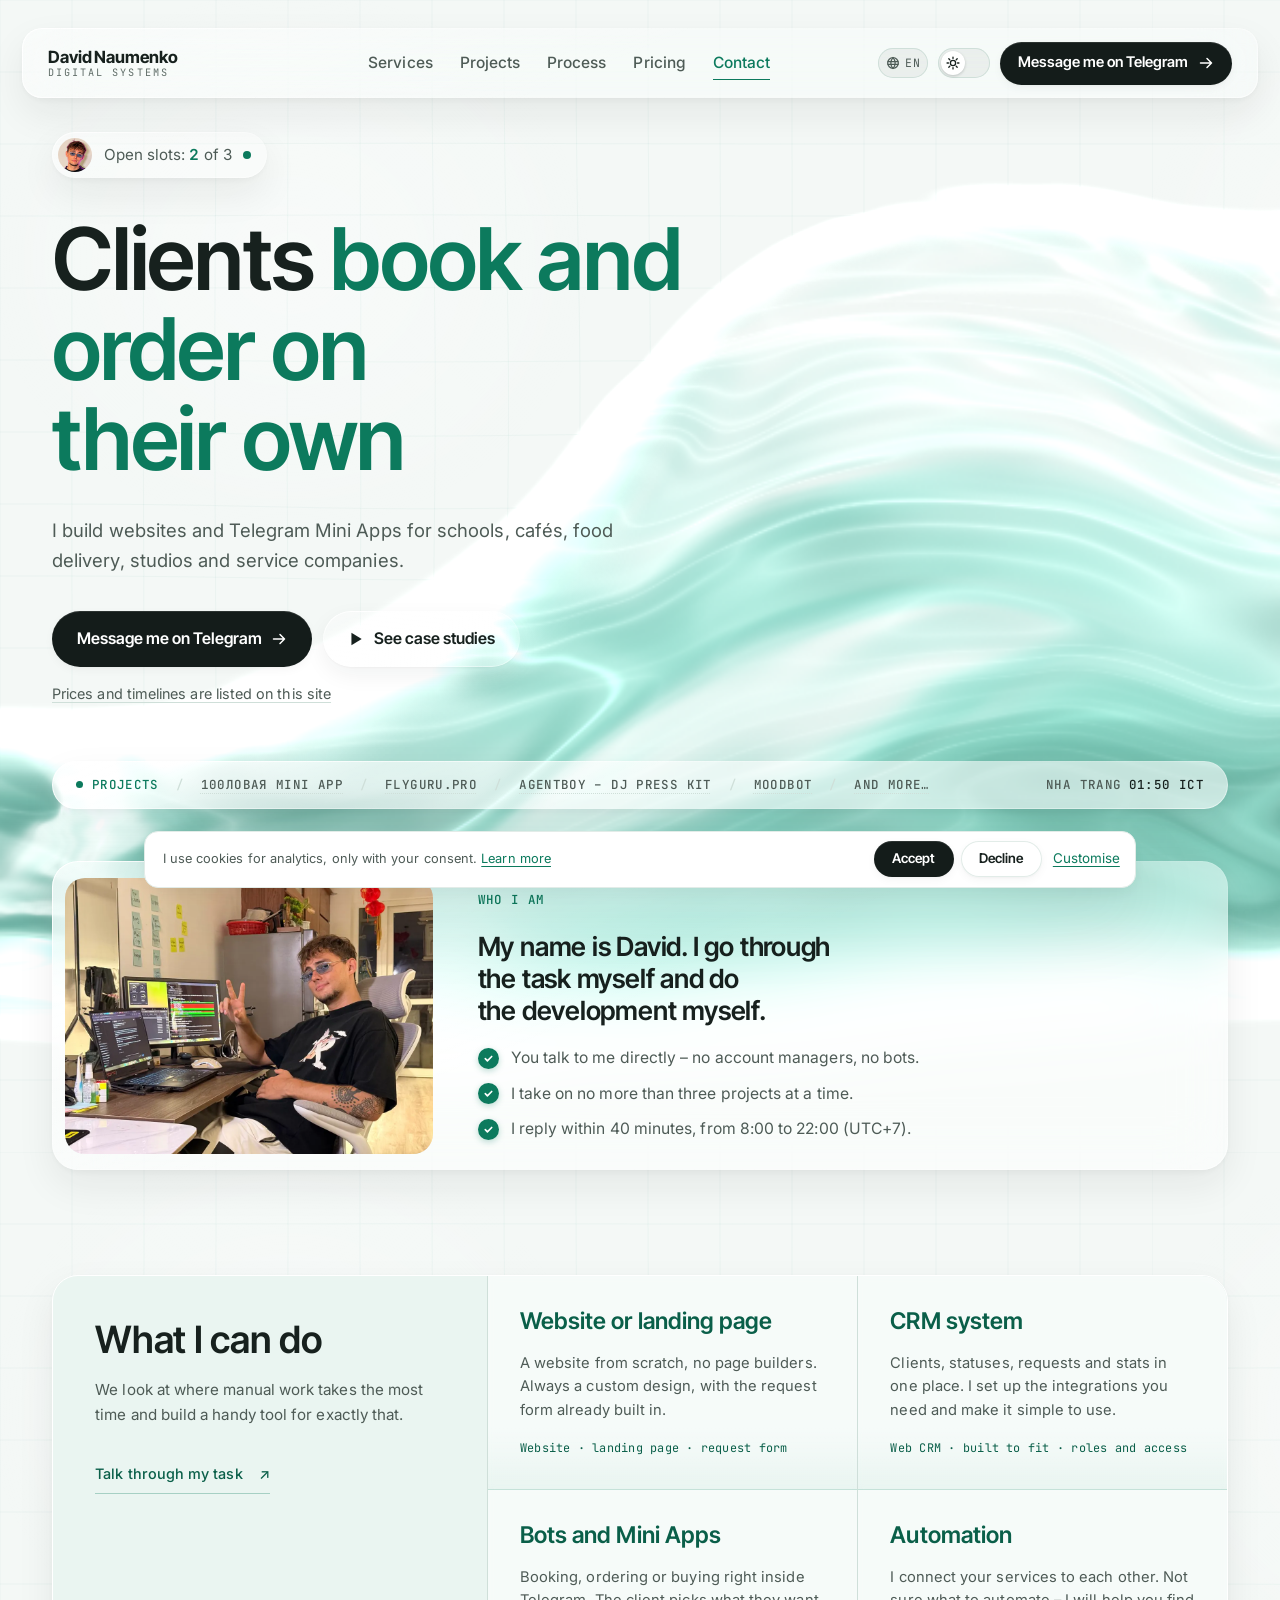
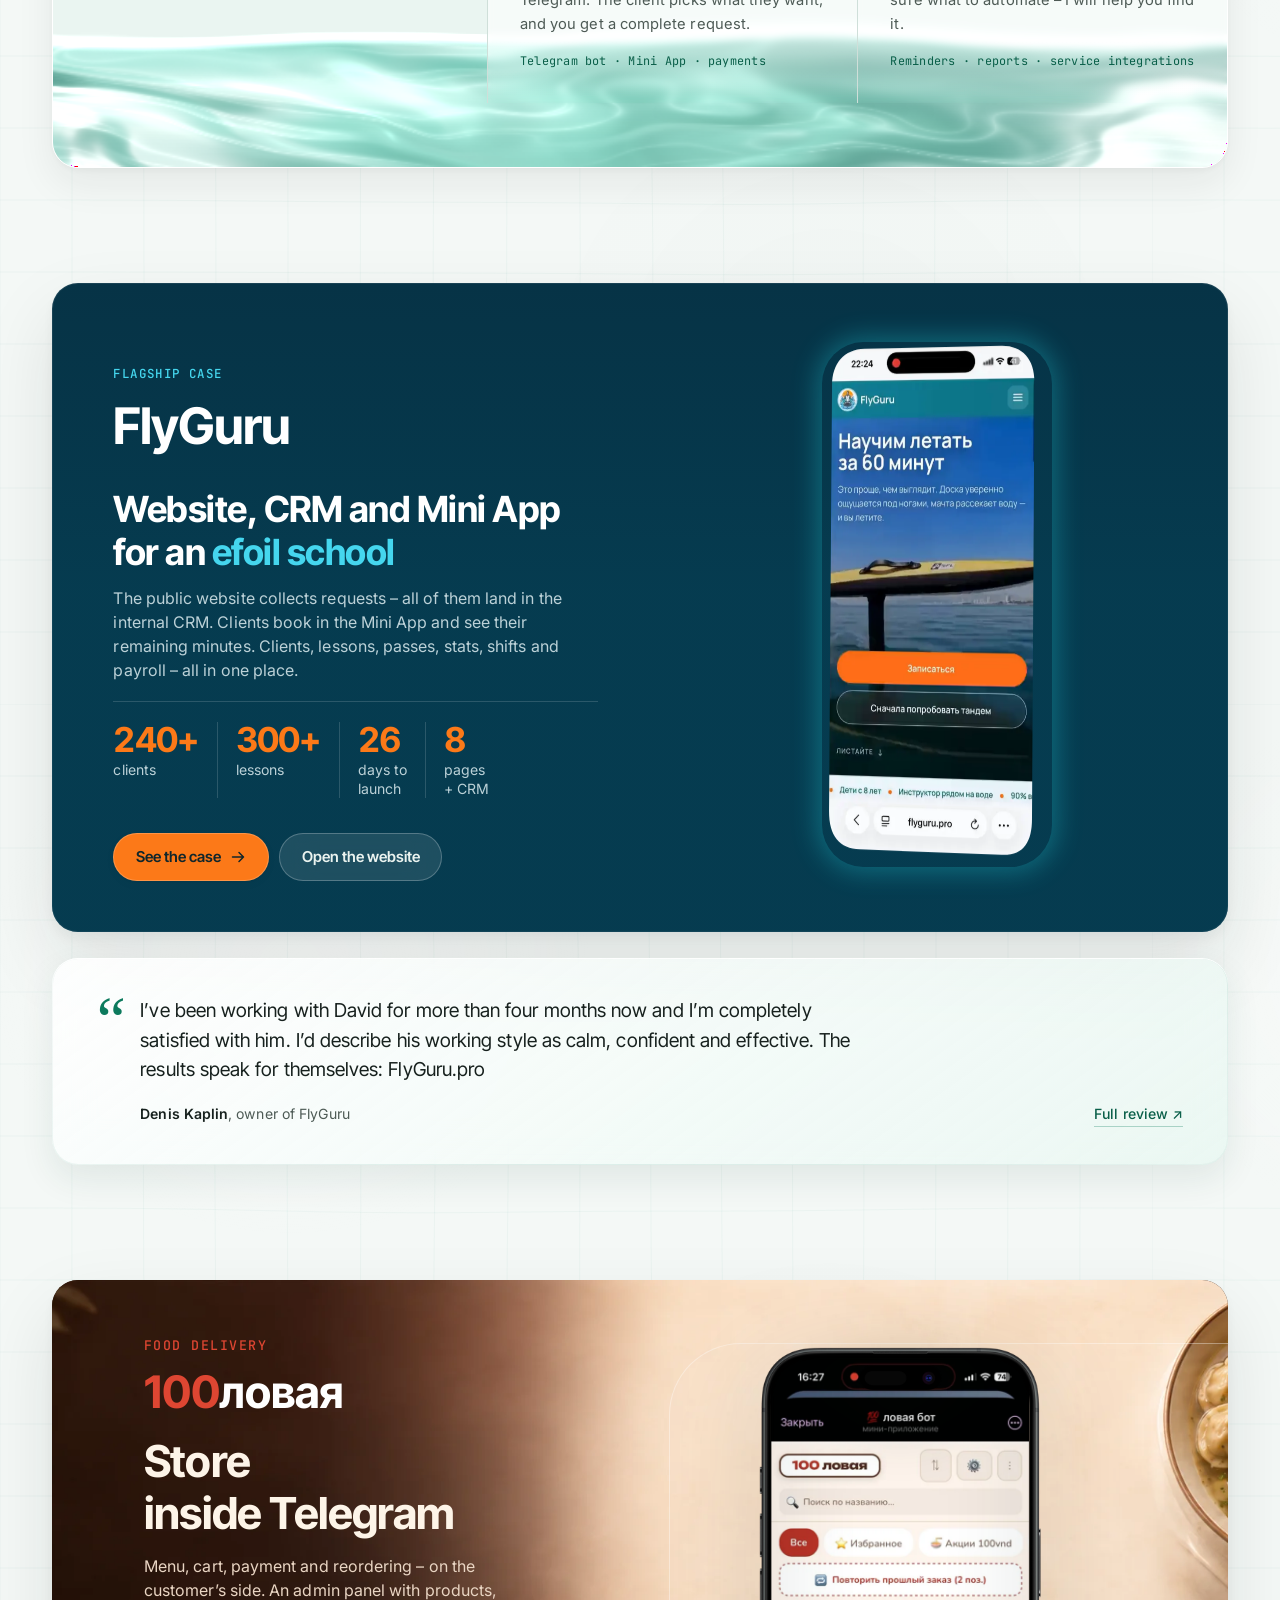
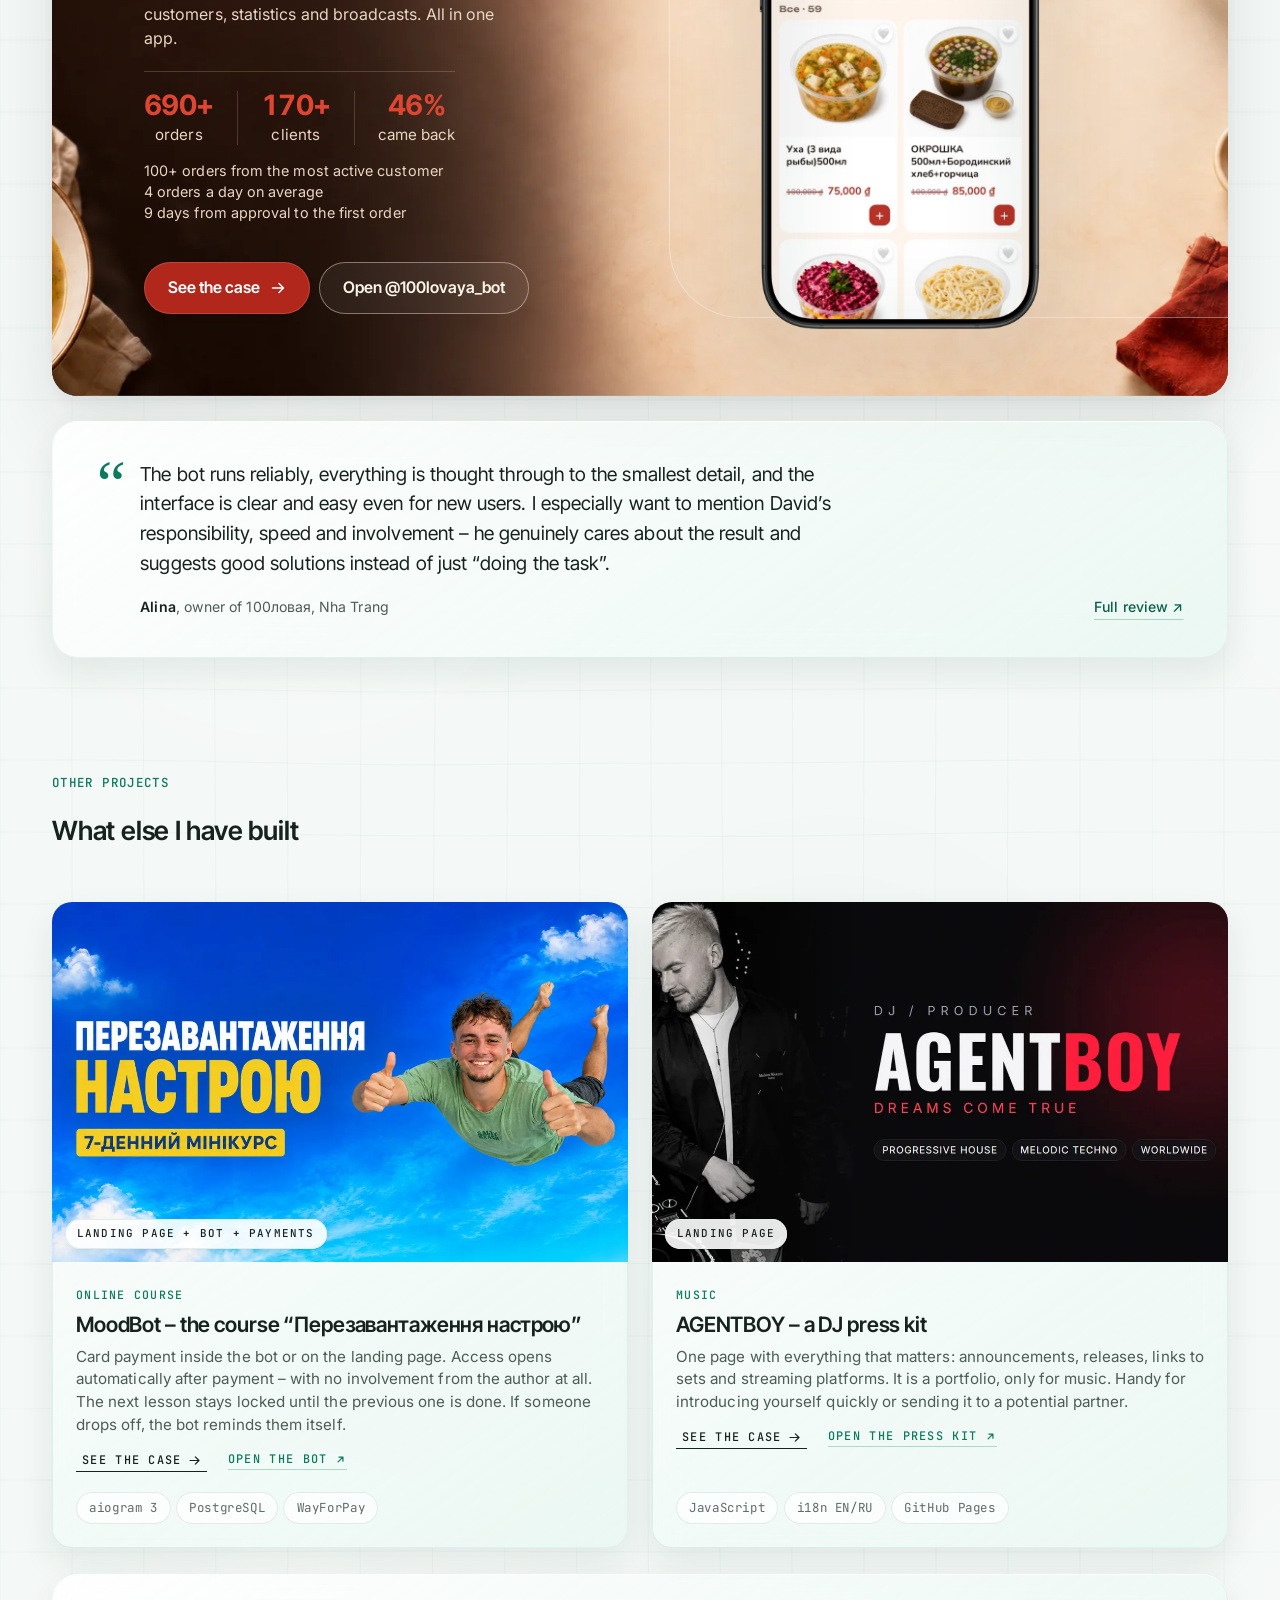
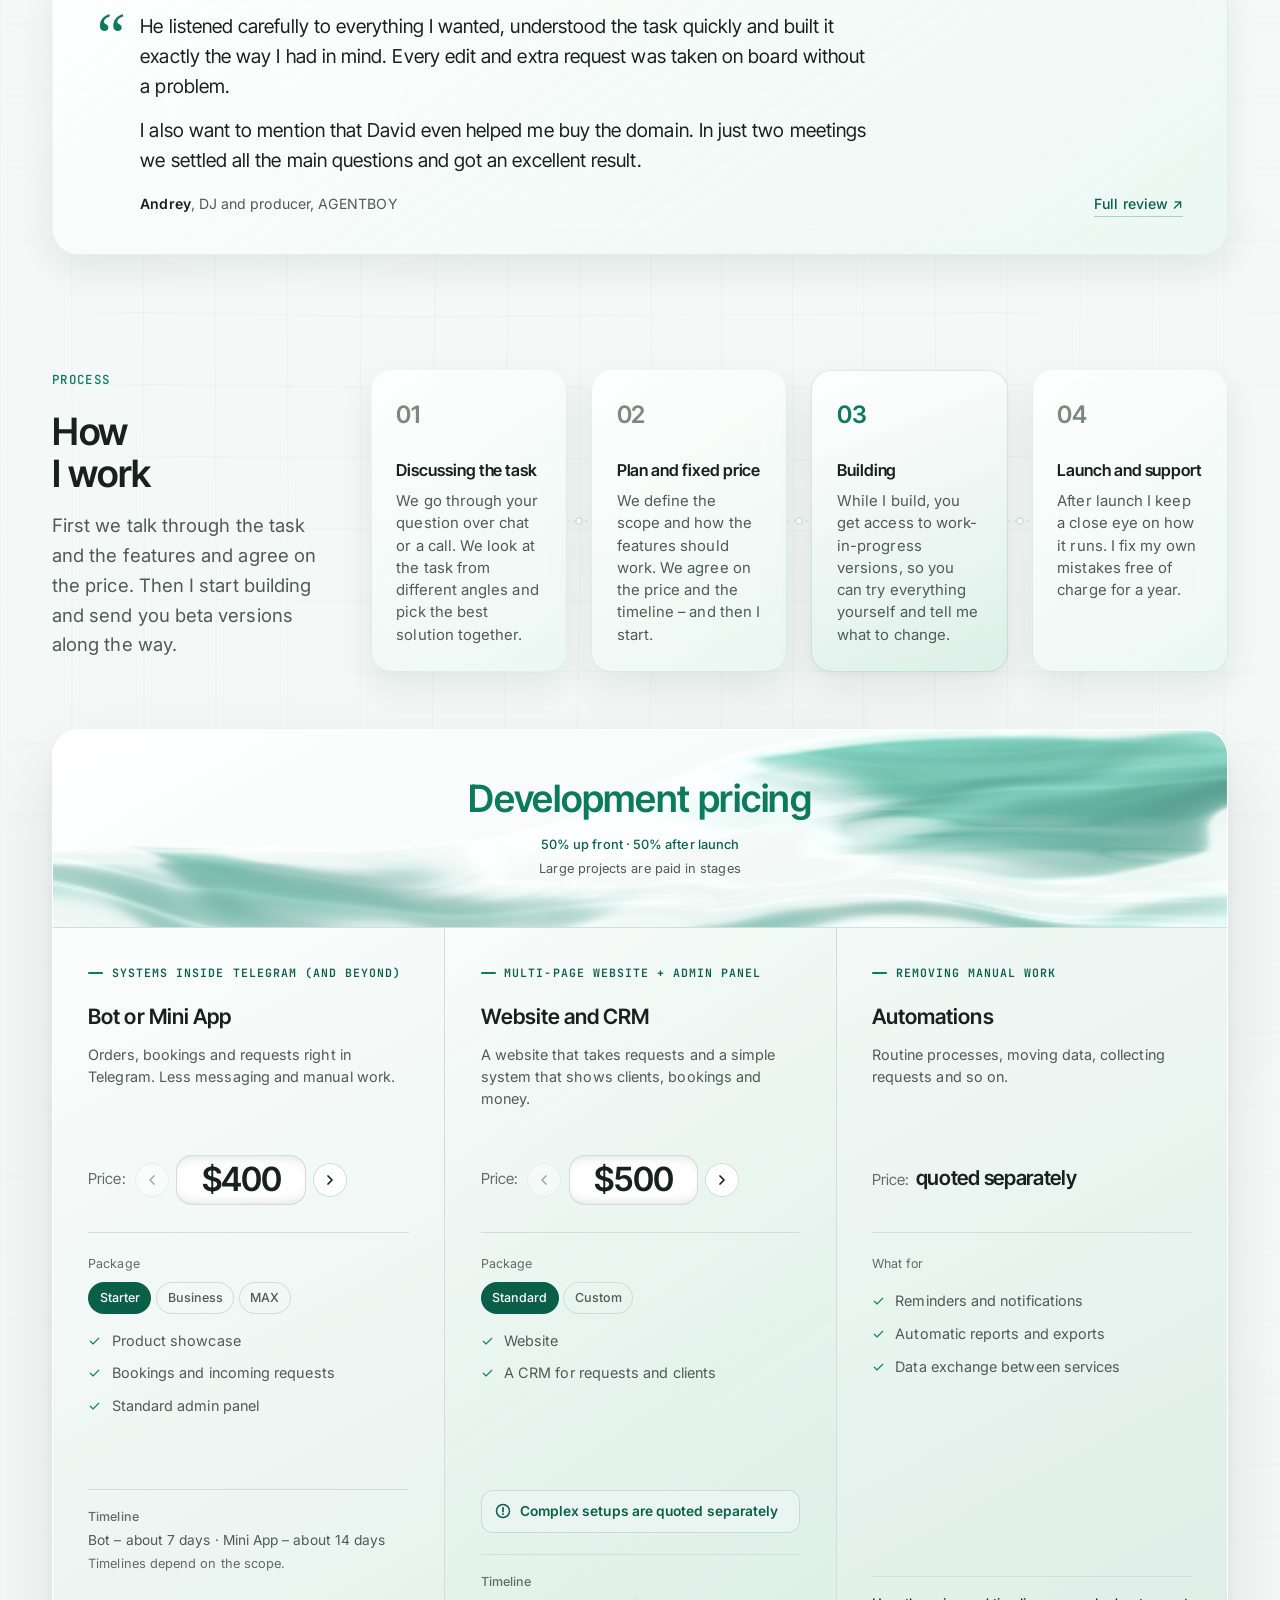
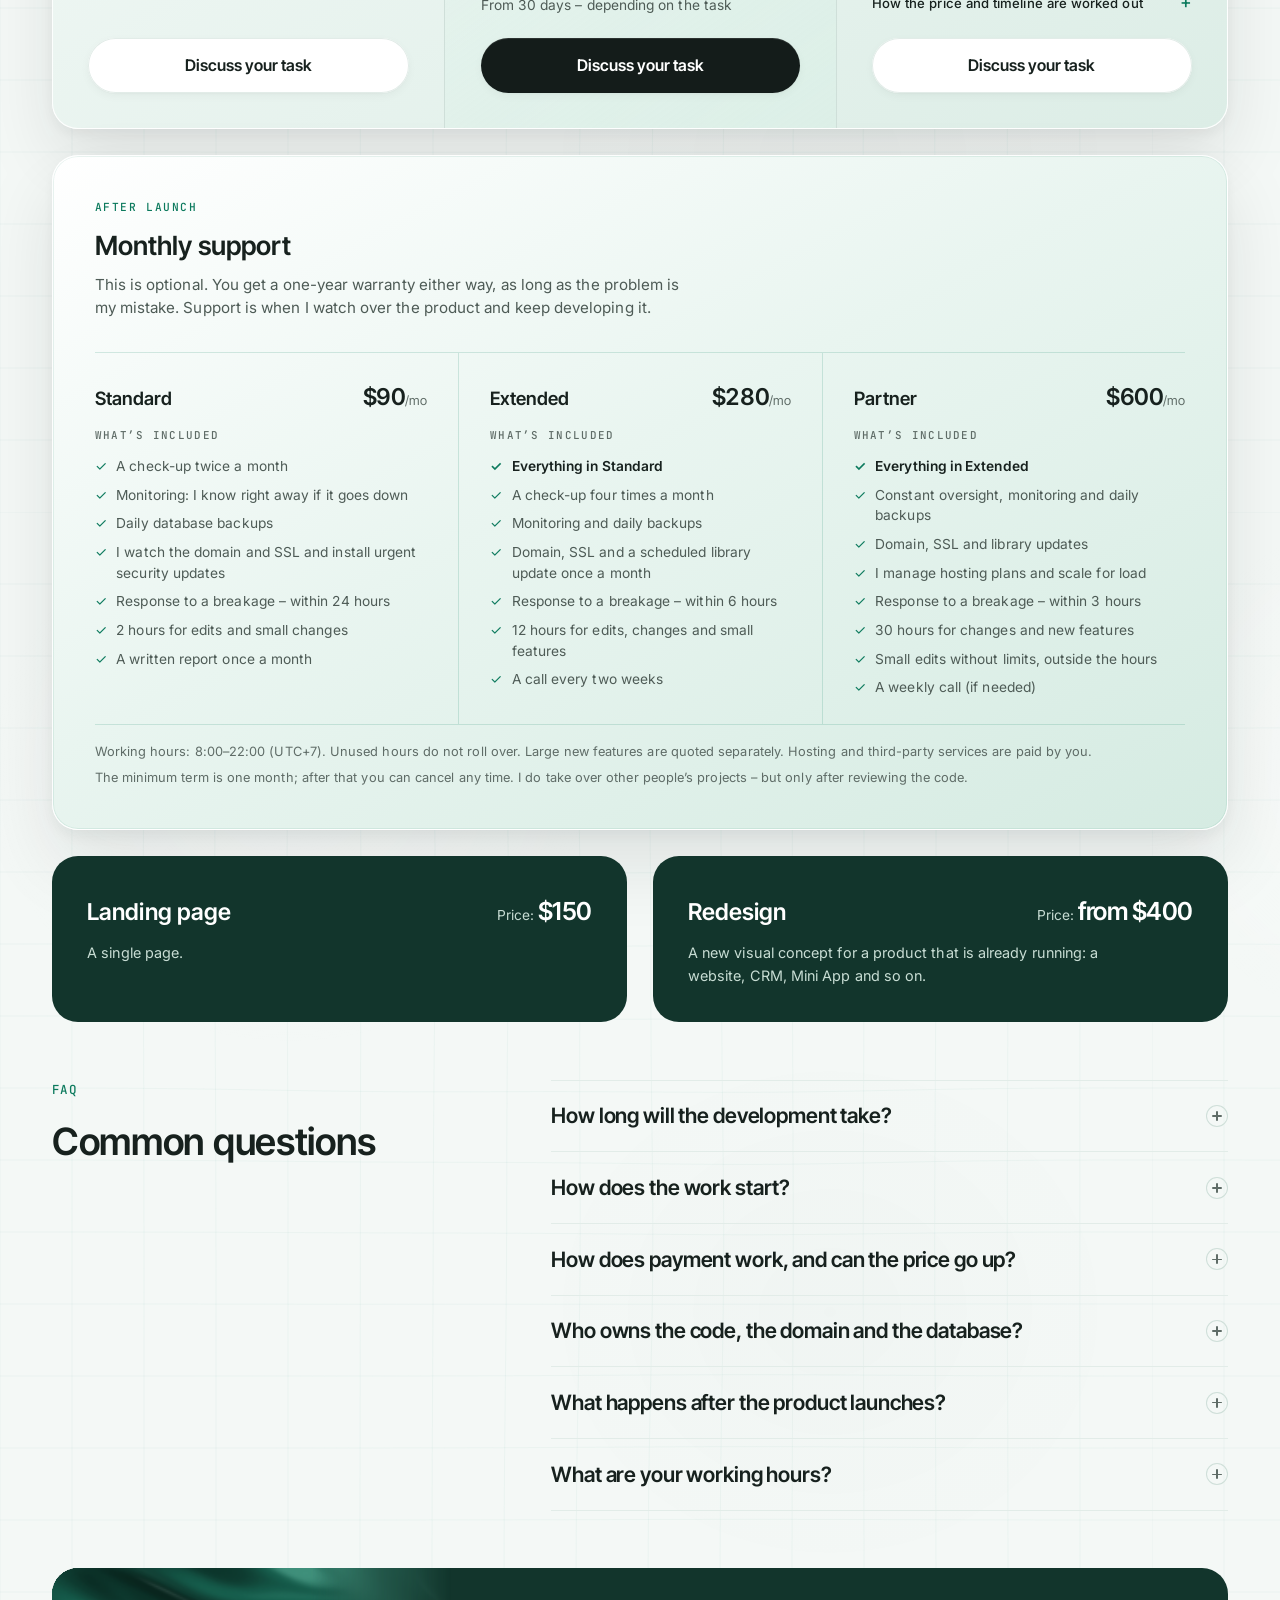
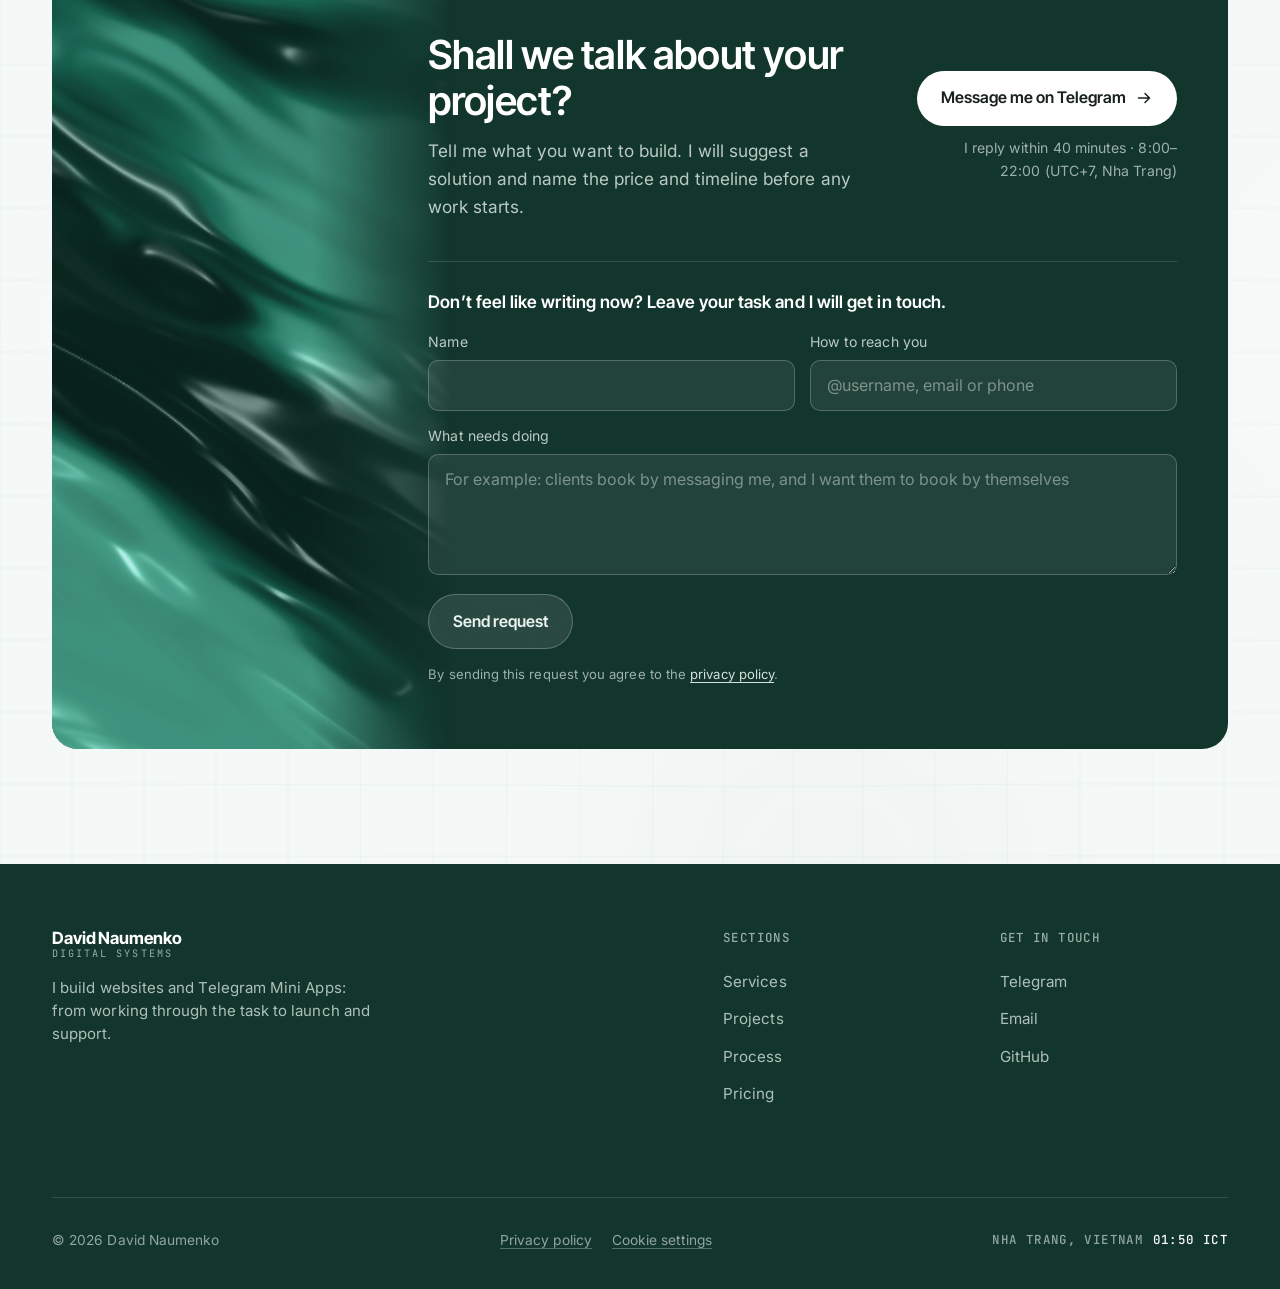
<file: en/index.html>
<!doctype html>
<!-- Страница собрана автоматически: node build.js.
     Править надо index.html (вёрстка и русский текст) и i18n/en.json (перевод),
     а не этот файл – следующая сборка перезапишет его. -->
<html lang="en">
<head>
<meta charset="utf-8">
<meta name="viewport" content="width=device-width, initial-scale=1">
<title>David Naumenko: websites and Telegram Mini Apps</title>
<meta name="description" content="Clients book and order on their own: I build websites and Telegram Mini Apps for schools, cafés, food delivery, studios and service companies.">

<link rel="icon" type="image/png" sizes="32x32" href="/assets/img/favicon-32.png">
<link rel="icon" type="image/png" sizes="192x192" href="/assets/img/favicon-192.png">
<link rel="apple-touch-icon" href="/assets/img/apple-touch-icon.png">
<meta name="theme-color" content="#0C7A5D">
<!-- Тема ставится до первой отрисовки: выбор переключателя, если он был,
     иначе настройка системы. Позже – уже вспышка светлой страницы.
     Тот же скрипт стоит в privacy.html. -->
<script>
(function () {
  var s = null;
  try { s = localStorage.getItem('dn_scheme'); } catch (e) {}
  if (s !== 'light' && s !== 'dark') s = matchMedia('(prefers-color-scheme: dark)').matches ? 'dark' : 'light';
  document.documentElement.setAttribute('data-scheme', s);
  if (s === 'dark') document.querySelector('meta[name="theme-color"]').content = '#1E2334';
})();
</script>

<!-- превью ссылки в Telegram и соцсетях. Адреса обязаны быть абсолютными.
     Исходник картинки – documents/og/og-final.html (локально). Telegram
     кэширует превью – после замены картинки сбросить его через @WebpageBot. -->
<link rel="canonical" href="https://davidnaumenko.com/en/">
<!-- Версии страницы на других языках. Блок между метками i18n:alts
     собирает build.js по i18n/config.js; x-default ведёт на русскую. -->
<!-- i18n:alts -->
<link rel="alternate" hreflang="ru" href="https://davidnaumenko.com/">
<link rel="alternate" hreflang="uk" href="https://davidnaumenko.com/uk/">
<link rel="alternate" hreflang="en" href="https://davidnaumenko.com/en/">
<link rel="alternate" hreflang="x-default" href="https://davidnaumenko.com/">
<meta property="og:locale:alternate" content="ru_RU">
<meta property="og:locale:alternate" content="uk_UA">
<!-- /i18n:alts -->
<meta property="og:type" content="website">
<meta property="og:site_name" content="David Naumenko">
<meta property="og:locale" content="en_US">
<meta property="og:url" content="https://davidnaumenko.com/en/">
<meta property="og:title" content="David Naumenko: websites and Telegram Mini Apps">
<meta property="og:description" content="Clients book and order on their own: I build websites and Telegram Mini Apps for schools, cafés, food delivery, studios and service companies.">
<meta property="og:image" content="https://davidnaumenko.com/assets/img/og.jpg">
<meta property="og:image:width" content="1200">
<meta property="og:image:height" content="630">
<meta property="og:image:alt" content="David Naumenko: clients book and order on their own. Screens of the FlyGuru CRM and the 100ловая Mini App">
<meta name="twitter:card" content="summary_large_image">

<link rel="preconnect" href="https://fonts.googleapis.com">
<link rel="preconnect" href="https://fonts.gstatic.com" crossorigin>
<link href="https://fonts.googleapis.com/css2?family=Inter+Tight:wght@500;600;700&family=Inter:wght@400;500;600&family=JetBrains+Mono:wght@400;500&display=swap" rel="stylesheet">
<link rel="stylesheet" href="/style.css">
</head>
<body>

<!-- вода первого экрана: WebGL, уходит вместе с hero -->
<canvas class="water water--hero" id="water-hero" aria-hidden="true"></canvas>

<a class="skip" href="#main">Skip to content</a>

<header class="header" id="header">
  <div class="header__inner">
    <a class="brand" href="#top">
      <span class="brand__name">David Naumenko</span>
      <span class="brand__role">digital systems</span>
    </a>

    <nav class="nav" aria-label="Main navigation">
      <a href="#solutions" class="nav__link">Services</a>
      <a href="#work" class="nav__link">Projects</a>
      <a href="#process" class="nav__link">Process</a>
      <a href="#pricing" class="nav__link">Pricing</a>
      <a href="#contact" class="nav__link">Contact</a>
    </nav>

    <div class="header__actions">
      <!-- Язык сайта. Каждый язык – отдельная страница (/uk/, /en/), поэтому
           здесь обычные ссылки: переключатель работает и без JS. Список между
           метками i18n:langs собирает build.js по i18n/config.js – руками его
           не правят: добавьте язык в конфиг и прогоните `node build.js`. -->
      <details class="lang" data-lang>
        <summary class="lang__sum" aria-label="Site language">
          <svg class="lang__globe" viewBox="0 0 16 16" fill="none" aria-hidden="true"><circle cx="8" cy="8" r="6.1" stroke="currentColor" stroke-width="1.4"/><path d="M8 1.9c1.6 1.7 2.5 3.8 2.5 6.1S9.6 12.4 8 14.1C6.4 12.4 5.5 10.3 5.5 8S6.4 3.6 8 1.9Z" stroke="currentColor" stroke-width="1.4"/><path d="M2.3 6.4h11.4M2.3 9.6h11.4" stroke="currentColor" stroke-width="1.4" stroke-linecap="round"/></svg>
          <span class="lang__cur" data-lang-cur>EN</span>
        </summary>
        <ul class="lang__menu" role="list">
          <!-- i18n:langs -->
          <li><a class="lang__item" href="/" hreflang="ru" data-lang-to="ru"><b>RU</b>Русский</a></li>
          <li><a class="lang__item" href="/uk/" hreflang="uk" data-lang-to="uk"><b>UK</b>Українська</a></li>
          <li><a class="lang__item" href="/en/" hreflang="en" data-lang-to="en" aria-current="true"><b>EN</b>English</a></li>
          <li><a class="lang__item" href="/vi/" hreflang="vi" data-lang-to="vi"><b>VI</b>Tiếng Việt</a></li>
          <!-- /i18n:langs -->
        </ul>
      </details>
      <!-- Переключатель темы (script.js, «тема»): aria-pressed="true" – тёмная. -->
      <button class="scheme" type="button" aria-label="Dark theme" aria-pressed="false">
        <span class="scheme__knob" aria-hidden="true">
          <svg class="scheme__sun" viewBox="0 0 16 16" fill="none"><circle cx="8" cy="8" r="3" stroke="currentColor" stroke-width="1.5"/><path d="M8 1.2v1.6M8 13.2v1.6M1.2 8h1.6M13.2 8h1.6M3.2 3.2l1.1 1.1M11.7 11.7l1.1 1.1M3.2 12.8l1.1-1.1M11.7 4.3l1.1-1.1" stroke="currentColor" stroke-width="1.5" stroke-linecap="round"/></svg>
          <svg class="scheme__moon" viewBox="0 0 16 16" fill="none"><path d="M13.6 9.9A5.9 5.9 0 0 1 6.1 2.4a5.9 5.9 0 1 0 7.5 7.5Z" stroke="currentColor" stroke-width="1.5" stroke-linejoin="round"/></svg>
        </span>
      </button>
      <a href="https://t.me/davidnaumenko" class="btn btn--primary btn--sm" target="_blank" rel="noopener">
        Message me on Telegram
        <svg viewBox="0 0 16 16" fill="none" aria-hidden="true"><path d="M2.5 8h11m0 0L9 3.5M13.5 8L9 12.5" stroke="currentColor" stroke-width="1.5" stroke-linecap="round" stroke-linejoin="round"/></svg>
      </a>
      <button class="burger" type="button" aria-label="Menu" aria-expanded="false" aria-controls="sheet">
        <span></span><span></span>
      </button>
    </div>
  </div>
</header>

<div class="sheet" id="sheet" hidden>
  <nav class="sheet__nav" aria-label="Mobile navigation">
    <a href="#solutions">Services</a>
    <a href="#work">Projects</a>
    <a href="#process">Process</a>
    <a href="#pricing">Pricing</a>
    <a href="#contact">Contact</a>
  </nav>
  <a href="https://t.me/davidnaumenko" class="btn btn--primary btn--block" target="_blank" rel="noopener">Message me on Telegram</a>
</div>

<main id="main">

<!-- ============================================================
     BLOCK 01 – HERO
     ============================================================ -->
<section class="hero" id="top">
  <div class="wrap hero__grid">

    <div class="hero__main">
      <div class="hero__status rise" style="--i:0">
        <!-- Свободные слоты. Обновляйте data-slots (3/2/1/0) и текст подписи.
             Атрибут задаёт цвет цифры и точки:
             3–2 – зелёный, 1 – оранжевый, 0 – красный. -->
        <span class="pill glass" data-slots="2">
          <img class="pill__ava" src="/assets/img/david-portrait.jpg" alt="David Naumenko" width="34" height="34" loading="eager">
          <span>Open slots: <b>2</b> of 3</span>
          <span class="pill__dot" aria-hidden="true"></span>
        </span>
      </div>

      <!-- заголовок: результат для клиента, подзаголовок: что делаю и для кого.
           Текст согласован Давидом 02.11.2026; при смене текста поправить meta и og:description. -->
      <h1 class="hero__title rise" style="--i:1">
        Clients <em>book and order on their&nbsp;own</em>
      </h1>

      <p class="hero__lead measure rise" style="--i:2">
        I build websites and Telegram Mini Apps for schools, cafés, food delivery, studios and service companies.
      </p>

      <div class="hero__cta rise" style="--i:3">
        <a href="https://t.me/davidnaumenko" class="btn btn--primary" target="_blank" rel="noopener">
          Message me on Telegram
          <svg viewBox="0 0 16 16" fill="none" aria-hidden="true"><path d="M2.5 8h11m0 0L9 3.5M13.5 8L9 12.5" stroke="currentColor" stroke-width="1.5" stroke-linecap="round" stroke-linejoin="round"/></svg>
        </a>
        <a href="#work" class="btn btn--ghost">
          <svg class="btn__play" viewBox="0 0 14 14" aria-hidden="true"><path d="M3 1.6l9 5.4-9 5.4V1.6z" fill="currentColor"/></svg>
          See case studies
        </a>
      </div>

      <p class="hero__price rise" style="--i:4"><a href="#pricing">Prices and timelines are listed on this site</a></p>

    </div>

    <!-- статус-рейл: список работающих сейчас проектов и живые часы Нячанга.
         Название проекта открывает окно его кейса (data-case), href – запасной
         путь без скрипта. -->
    <div class="rail rise" style="--i:4">
      <div class="rail__inner glass">
        <span class="rail__live">
          <span class="rail__dot" aria-hidden="true"></span>
          Projects
        </span>
        <span class="rail__sep" aria-hidden="true">/</span>
        <a class="rail__item rail__val rail__link" href="#case-100lovaya" data-case="100lovaya">100ловая Mini App</a>
        <span class="rail__sep" aria-hidden="true">/</span>
        <a class="rail__item rail__val rail__link" href="#case-flyguru" data-case="flyguru">flyguru.pro</a>
        <span class="rail__sep" aria-hidden="true">/</span>
        <a class="rail__item rail__val rail__link" href="#case-agentboy" data-case="agentboy">AgentBoy – DJ Press Kit</a>
        <span class="rail__sep" aria-hidden="true">/</span>
        <a class="rail__item rail__val rail__link" href="#case-mood" data-case="mood">MoodBot</a>
        <span class="rail__sep" aria-hidden="true">/</span>
        <a class="rail__item rail__link" href="#works">and more…</a>
        <span class="rail__item rail__time">Nha Trang<span class="rail__val rail__clock" data-clock>–</span></span>
      </div>
    </div>

  </div>
</section>

<!-- ============================================================
     BLOCK 02 – КТО ДЕЛАЕТ
     Короткий блок доверия между hero и первым кейсом: кто ведёт
     проект и почему слотов мало. Не биография – читается за 5–10 секунд.
     ============================================================ -->
<section class="author">
  <div class="wrap">
    <div class="author__card glass glass--solid reveal">
      <div class="author__photo">
        <img src="/assets/img/david-desk.webp"
             alt="David at his desk: a laptop, a monitor with code, sticky notes with project tasks"
             width="1080" height="810" loading="lazy" decoding="async">
      </div>
      <div class="author__text">
        <p class="label mono">Who I am</p>
        <h2 class="h2 h2--sm author__h">My name is David. I&nbsp;go through the task myself and&nbsp;do the development myself.</h2>
        <ul class="author__list" role="list">
          <li><span class="tick" aria-hidden="true"><svg viewBox="0 0 12 12" fill="none"><path d="M2.5 6.2l2.3 2.3L9.5 3.8" stroke="currentColor" stroke-width="1.8" stroke-linecap="round" stroke-linejoin="round"/></svg></span>You talk to me directly – no account managers, no bots.</li>
          <li><span class="tick" aria-hidden="true"><svg viewBox="0 0 12 12" fill="none"><path d="M2.5 6.2l2.3 2.3L9.5 3.8" stroke="currentColor" stroke-width="1.8" stroke-linecap="round" stroke-linejoin="round"/></svg></span>I take on no more than three projects at a time.</li>
          <li><span class="tick" aria-hidden="true"><svg viewBox="0 0 12 12" fill="none"><path d="M2.5 6.2l2.3 2.3L9.5 3.8" stroke="currentColor" stroke-width="1.8" stroke-linecap="round" stroke-linejoin="round"/></svg></span>I reply within 40&nbsp;minutes, from&nbsp;8:00 to&nbsp;22:00 (UTC+7).</li>
        </ul>
      </div>
    </div>
  </div>
</section>

<!-- ============================================================
     BLOCK 03 – СИСТЕМЫ
     ============================================================ -->
<section class="solutions" id="solutions">
  <div class="wrap">
    <div class="solutions__panel">
      <canvas class="water water--accent solutions__water" data-flow="basin" aria-hidden="true"></canvas>
      <header class="solutions__head reveal">
        <h2 class="h2">What I can do</h2>
        <p class="solutions__intro">We look at where manual work takes the most time and build a handy tool for exactly that.</p>
        <a href="https://t.me/davidnaumenko" class="solutions__link" target="_blank" rel="noopener">Talk through my task <span aria-hidden="true">↗</span></a>
      </header>
      <div class="sol">
        <article class="sol__card reveal">
          <h3 class="sol__h">Website or landing page</h3>
          <p>A website from scratch, no page builders. Always a custom design, with the request form already built in.</p>
          <p class="sol__how">Website&nbsp;· landing&nbsp;page&nbsp;· request&nbsp;form</p>
        </article>
        <article class="sol__card reveal">
          <h3 class="sol__h">CRM system</h3>
          <p>Clients, statuses, requests and stats in one place. I set up the integrations you need and make it simple to use.</p>
          <p class="sol__how">Web&nbsp;CRM&nbsp;· built&nbsp;to&nbsp;fit&nbsp;· roles&nbsp;and&nbsp;access</p>
        </article>
        <article class="sol__card reveal">
          <h3 class="sol__h">Bots and Mini Apps</h3>
          <p>Booking, ordering or buying right inside Telegram. The client picks what they want, and you get a complete request.</p>
          <p class="sol__how">Telegram&nbsp;bot&nbsp;· Mini&nbsp;App&nbsp;· payments</p>
        </article>
        <article class="sol__card reveal">
          <h3 class="sol__h">Automation</h3>
          <p>I connect your services to each other. Not sure what to automate – I will help you find it.</p>
          <p class="sol__how">Reminders&nbsp;· reports&nbsp;· service&nbsp;integrations</p>
        </article>
      </div>
      <p class="sol__note reveal">These tools can work as one system: the website takes the request, the CRM saves the client, the bot sends the notification. <a href="#pricing">See pricing <span aria-hidden="true">↗</span></a></p>
    </div>
  </div>
</section>

<!-- ============================================================
     BLOCK 04 – FLAGSHIP
     ============================================================ -->
<section class="flagship" id="work">
  <div class="wrap">

    <!-- Кейс одной карточкой-героем: фото воды клиента на фон, 3D-мокап
         телефона справа. Мокап – PNG с ДЫРКОЙ в альфе на месте экрана,
         поэтому видео лежит под ним и видно в вырезе; так же сделан
         плоский мокап в блоке 100ловой.
         Вырез не прямоугольник: телефон повёрнут по Y примерно на 29°,
         правая грань выше левой на 2.5%. Поэтому видео ставится не
         процентами, а гомографией – см. .fgh__screen в style.css. -->
    <article class="fgh case--flyguru reveal">
      <img class="fgh__bg" src="/assets/img/flyguru-hero-bg.webp" alt=""
           aria-hidden="true" width="1672" height="941" loading="lazy" decoding="async">
      <div class="fgh__scrim" aria-hidden="true"></div>

      <div class="fgh__text">
        <p class="label mono">Flagship case</p>
        <h2 class="fgh__title">FlyGuru</h2>
        <p class="fgh__sub">Website, CRM and Mini App <br>for an <em>efoil school</em></p>
        <p class="fgh__lead">
          The public website collects requests – all of them land in the internal CRM. Clients book in the Mini App and see their remaining minutes. Clients, lessons, passes, stats, shifts and payroll – all in one place.
        </p>

        <!-- клиенты и занятия – из боевой базы школы (Supabase); 26 дней – от первой
             строки кода (6 июля) до полного перехода школы на CRM (1 августа); 8 страниц сайта – со слов Давида.
             Подписи из двух слов переносятся вручную: иначе ширина колонки
             считается по всей строке и на 1024 цифры жмутся к разделителям -->
        <ul class="fgh__nums" role="list">
          <li class="fgh__stat"><span class="fgh__num">240+</span><span class="fgh__cap">clients</span></li>
          <li class="fgh__stat"><span class="fgh__num">300+</span><span class="fgh__cap">lessons</span></li>
          <li class="fgh__stat"><span class="fgh__num">26</span><span class="fgh__cap">days to <br>launch</span></li>
          <li class="fgh__stat"><span class="fgh__num">8</span><span class="fgh__cap">pages <br>+&nbsp;CRM</span></li>
        </ul>

        <!-- «Смотреть кейс» открывает окно кейса (шаблон ниже), «Нужна такая
             же система» переехала в само окно – туда, где интерес выше всего -->
        <div class="fgh__acts">
          <button type="button" class="btn btn--brand" data-case="flyguru">
            See the case
            <svg viewBox="0 0 16 16" fill="none" aria-hidden="true"><path d="M2.5 8h11m0 0L9 3.5M13.5 8L9 12.5" stroke="currentColor" stroke-width="1.5" stroke-linecap="round" stroke-linejoin="round"/></svg>
          </button>
          <a href="https://www.flyguru.pro" class="btn btn--on-dark" target="_blank" rel="noopener">Open the website</a>
        </div>
      </div>

      <div class="fgh__phone">
        <div class="fgh__stage">
          <!-- SVG-маски экрана и корпуса используют канву 1151×1366.
               Видео остаётся с запасом под рамкой; маска скругляет углы. -->
          <div class="fgh__screenclip">
            <video class="fgh__screen shot--video"
                   src="/assets/video/flyguru-hero.mp4"
                   poster="/assets/img/flyguru-hero-poster.webp"
                   autoplay muted loop playsinline preload="none"
                   aria-label="Screen recording of flyguru.pro on a phone"></video>
          </div>
          <img class="fgh__frame" src="/assets/img/iphone-3d.webp" alt=""
               aria-hidden="true" width="1151" height="1366" loading="lazy" decoding="async">
          <button type="button" class="fgh__open" data-case="flyguru" tabindex="-1" aria-hidden="true"></button>
        </div>
      </div>
    </article>

    <!-- Отзыв владельца FlyGuru – дословно, целиком
         (исходник photo_video/flyguru_отзыв.png, скрин – по ссылке). -->
    <figure class="review glass glass--plate reveal">
      <blockquote class="review__text">
        <p>I’ve been working with David for more than four months now and I’m completely satisfied with him. I’d describe his working style as calm, confident and effective. The results speak for themselves: FlyGuru.pro</p>
      </blockquote>
      <figcaption class="review__who">
        <span><strong>Denis Kaplin</strong>, owner of FlyGuru</span>
        <a href="/assets/img/reviews/flyguru-review.webp" class="review__src" target="_blank" rel="noopener">Full review <span aria-hidden="true">↗</span></a>
      </figcaption>
    </figure>

    <!-- Окно кейса FlyGuru. Тексты – documents/текст под кейсы.txt (16.09.2026), цифры:
         249 клиентов и 300 занятий на 02.11.2026 (данные Давида), на странице с округлением вниз.
         Подписи к скринам: название экрана всегда, описание – только если оно
         про важную функцию, а не пересказ того, что и так видно на кадре. -->
    <template id="case-flyguru" data-theme="flyguru">
      <div class="cv__id">
        <h2 class="cv__title" id="cv-title-flyguru">FlyGuru</h2>
        <p class="cv__sub">Website, CRM and Mini App for an efoil school in Nha Trang</p>
      </div>

      <section class="cv__gal" aria-label="Project screens">
        <div class="cv__track">
      <figure class="cv__slide" data-chapter="Website">
        <picture>
          <img src="/assets/img/cases/flyguru/home-phone.webp" width="900" height="1957" alt="The flyguru.pro home page on a phone" loading="lazy" decoding="async">
        </picture>
        <figcaption><b>Home</b>The booking button stays at the bottom, under your thumb.</figcaption>
      </figure>
      <figure class="cv__slide" data-chapter="Website">
        <picture>
          <img src="/assets/img/cases/flyguru/learn-phone.webp" width="900" height="1957" alt="The lessons page on a phone" loading="lazy" decoding="async">
        </picture>
        <figcaption><b>Lessons</b></figcaption>
      </figure>
      <figure class="cv__slide" data-chapter="Website">
        <picture>
          <img src="/assets/img/cases/flyguru/lesson-steps-pc.webp" width="1892" height="860" alt="The “Lesson step by step” section on desktop" loading="lazy" decoding="async">
        </picture>
        <figcaption><b>Lessons</b></figcaption>
      </figure>
      <figure class="cv__slide" data-chapter="Website">
        <picture>
          <source media="(max-width: 859px)" srcset="/assets/img/cases/flyguru/prices-phone.webp" width="900" height="1957">
          <img src="/assets/img/cases/flyguru/prices-pc.webp" width="1892" height="862" alt="The price list on desktop" loading="lazy" decoding="async">
        </picture>
        <figcaption><b>Price list</b>An agent’s referral discount shows right in the price.</figcaption>
      </figure>
      <figure class="cv__slide" data-chapter="Website">
        <picture>
          <img src="/assets/img/cases/flyguru/shop-pc.webp" width="1897" height="862" alt="The shop section and the FAQ" loading="lazy" decoding="async">
        </picture>
        <figcaption><b>Home: shop and FAQ</b></figcaption>
      </figure>
      <figure class="cv__slide" data-chapter="Website">
        <picture>
          <img src="/assets/img/cases/flyguru/booking-phone.webp" width="900" height="1957" alt="The booking form on a phone" loading="lazy" decoding="async">
        </picture>
        <figcaption><b>Booking</b>The request lands in the dashboard and in the Telegram bot.</figcaption>
      </figure>
      <figure class="cv__slide" data-chapter="Mini App">
        <picture>
          <img src="/assets/img/cases/flyguru/miniapp-home-phone.webp" width="900" height="1957" alt="Home screen of the FlyGuru Mini App" loading="lazy" decoding="async">
        </picture>
        <figcaption><b>Mini App</b>Booking, reservations and lesson history in Telegram.</figcaption>
      </figure>
      <figure class="cv__slide" data-chapter="Mini App">
        <picture>
          <img src="/assets/img/cases/flyguru/miniapp-menu-phone.webp" width="900" height="1957" alt="The client menu in the Mini App" loading="lazy" decoding="async">
        </picture>
        <figcaption><b>Client menu</b>Everything a client needs on one screen.</figcaption>
      </figure>
      <figure class="cv__slide" data-chapter="Mini App">
        <picture>
          <img src="/assets/img/cases/flyguru/miniapp-booking-phone.webp" width="900" height="1957" alt="The booking form in the Mini App" loading="lazy" decoding="async">
        </picture>
        <figcaption><b>Booking</b>Day, time and service, the school confirms the rest.</figcaption>
      </figure>
      <figure class="cv__slide" data-chapter="CRM">
        <picture>
          <img src="/assets/img/cases/flyguru/menu-phone.webp" width="900" height="1957" alt="The CRM section menu on a phone" loading="lazy" decoding="async">
        </picture>
        <figcaption><b>Sections of the system</b>Requests, clients, calendar, passes, certificates, stats, payroll and expenses – in one menu.</figcaption>
      </figure>
      <figure class="cv__slide" data-chapter="CRM">
        <picture>
          <source media="(max-width: 859px)" srcset="/assets/img/cases/flyguru/clients-phone.webp" width="900" height="1957">
          <img src="/assets/img/cases/flyguru/clients-pc.webp" width="1892" height="862" alt="The client list in the CRM" loading="lazy" decoding="async">
        </picture>
        <figcaption><b>Clients</b>A database with search and sorting by number of lessons, spending, last visit and age.</figcaption>
      </figure>
      <figure class="cv__slide" data-chapter="CRM">
        <picture>
          <source media="(max-width: 859px)" srcset="/assets/img/cases/flyguru/calendar-phone.webp" width="900" height="1957">
          <img src="/assets/img/cases/flyguru/calendar-pc.webp" width="1892" height="862" alt="The calendar of shifts and bookings" loading="lazy" decoding="async">
        </picture>
        <figcaption><b>Calendar</b>Shifts and bookings by day. Click a day to see who works and who is booked.</figcaption>
      </figure>
      <figure class="cv__slide" data-chapter="CRM">
        <picture>
          <source media="(max-width: 859px)" srcset="/assets/img/cases/flyguru/sessions-phone.webp" width="900" height="1957">
          <img src="/assets/img/cases/flyguru/sessions-pc.webp" width="1892" height="856" alt="The lesson list in the CRM" loading="lazy" decoding="async">
        </picture>
        <figcaption><b>Lessons</b>Every ride: client, service, time and payment. Payroll is calculated from these records.</figcaption>
      </figure>
      <figure class="cv__slide" data-chapter="CRM">
        <picture>
          <img src="/assets/img/cases/flyguru/subscriptions-phone.webp" width="900" height="1957" alt="Passes in the CRM on a phone" loading="lazy" decoding="async">
        </picture>
        <figcaption><b>Passes</b>How many minutes were paid for and when. The balance goes down after every ride.</figcaption>
      </figure>
      <figure class="cv__slide" data-chapter="CRM">
        <picture>
          <source media="(max-width: 859px)" srcset="/assets/img/cases/flyguru/salary-phone.webp" width="900" height="1957">
          <img src="/assets/img/cases/flyguru/salary-pc.webp" width="1892" height="861" alt="Staff payroll calculation" loading="lazy" decoding="async">
        </picture>
        <figcaption><b>Payroll</b>What each person earned over a period and what is still owed. “How this was calculated” opens the formula.</figcaption>
      </figure>
      <figure class="cv__slide" data-chapter="CRM">
        <picture>
          <img src="/assets/img/cases/flyguru/payouts-phone.webp" width="900" height="1957" alt="Payout history on a phone" loading="lazy" decoding="async">
        </picture>
        <figcaption><b>Payout history</b>Who was paid, how much and when – instead of a separate notebook.</figcaption>
      </figure>
      <figure class="cv__slide" data-chapter="CRM">
        <picture>
          <img src="/assets/img/cases/flyguru/stats-pc.webp" width="1896" height="861" alt="School statistics" loading="lazy" decoding="async">
        </picture>
        <figcaption><b>Statistics</b>Revenue by day and category, top services, instructor workload and request statuses.</figcaption>
      </figure>
      <figure class="cv__slide" data-chapter="CRM">
        <picture>
          <img src="/assets/img/cases/flyguru/report-pc.webp" width="1892" height="861" alt="A period report with export" loading="lazy" decoding="async">
        </picture>
        <figcaption><b>Period report</b>Revenue and cash on hand for any period, with a list of visits exported to Excel.</figcaption>
      </figure>
        </div>
      </section>

      <nav class="cv__go" aria-label="The project live">
        <a class="cv__golink cv__golink--main" href="https://www.flyguru.pro" target="_blank" rel="noopener">Open flyguru.pro <svg viewBox="0 0 16 16" fill="none" aria-hidden="true"><path d="M5 11 11 5m0 0H6m5 0v5" stroke="currentColor" stroke-width="1.5" stroke-linecap="round" stroke-linejoin="round"/></svg></a>
        <p class="cv__gonote">The code belongs to the school, so it stays private</p>
      </nav>

      <section class="cv__info" aria-label="About the project">
        <ul class="cv__nums" role="list">
          <li><b>240+</b><span>clients in the school’s database</span></li>
          <li><b>300+</b><span>lessons recorded in the system</span></li>
          <li><b>26</b><span>days from the first line of code to live use</span></li>
          <li><b>4</b><span>dashboards: admin, instructor, mechanic, SMM</span></li>
        </ul>

        <div class="cv__grid">
          <div>
            <h3 class="cv__h mono">The client’s task</h3>
            <p class="cv__lead">The school needed a website that would bring in requests. They also wanted a CRM to stop keeping records by hand in a logbook.</p>
            <p>The owner wanted one place to see requests, instructor pay, minutes left on passes, statistics and cash on hand.</p>
          </div>

          <div>
            <h3 class="cv__h mono">What was built</h3>
            <ul class="cv__list" role="list">
              <li>Website: lessons, tandem, club, price list, reviews, contacts with a map</li>
              <li>Requests from the website land in the dashboard and in a Telegram bot</li>
              <li>Telegram Mini App: clients book and see their remaining minutes</li>
              <li>4 dashboards: admin, instructor, mechanic, SMM</li>
              <li>Opening and closing a shift with a photo</li>
              <li>Passes with a minute balance and an expiry date</li>
              <li>Statistics: payroll, expenses, cash, most popular services</li>
              <li>Referral links for agents</li>
              <li>Statistics export to Excel</li>
            </ul>
          </div>

          <div class="cv__facts">
            <div>
              <h3 class="cv__h mono">Timeline</h3>
              <ol class="cv__time" role="list">
                <li><time datetime="2026-07-06">6 July 2026</time>first line of code</li>
                <li><time datetime="2026-08-01">1 August 2026</time>the school fully moved to the new CRM, the website is live</li>
              </ol>
            </div>
            <div>
              <h3 class="cv__h mono">Stack</h3>
              <ul class="cv__stack" role="list">
                <li>Next.js 16</li><li>React 19</li><li>TypeScript</li><li>Supabase · Postgres</li>
                <li>Tailwind CSS</li><li>Vercel</li><li>Telegram Bot API</li>
              </ul>
            </div>
          </div>
        </div>
      </section>

      <div class="cv__end">
        <div class="cv__endin">
          <p>Want a website or CRM like this?</p>
          <div class="cv__endacts">
            <a href="https://t.me/davidnaumenko" class="btn cv__talk" target="_blank" rel="noopener">Discuss a project <svg viewBox="0 0 16 16" fill="none" aria-hidden="true"><path d="M2.5 8h11m0 0L9 3.5M13.5 8L9 12.5" stroke="currentColor" stroke-width="1.5" stroke-linecap="round" stroke-linejoin="round"/></svg></a>
          </div>
        </div>
      </div>
    </template>

  </div>
</section>

<!-- ============================================================
     BLOCK 05 – КЕЙС «100ЛОВАЯ»
     Проект для клиента: магазин кафе «Столовая» в Нячанге (под блоком –
     отзыв владельца). Цифры – из боевой базы продукта. Блок тёмный
     и крупный – это самое сильное доказательство на странице.

     Собран той же карточкой-героем, что и кейс FlyGuru, но по своему
     макету: фон – предметная съёмка кухни, тёмная слева под текст и
     светлая справа под телефон, плоский мокап стоит на бледной плите.
     ============================================================ -->
<section class="product" id="product">
  <div class="wrap">

    <article class="p100 reveal">
      <img class="p100__bg" src="/assets/img/100lovaya-hero-bg.webp" alt=""
           aria-hidden="true" width="1715" height="911" loading="lazy" decoding="async">
      <div class="p100__scrim" aria-hidden="true"></div>
      <div class="p100__plate" aria-hidden="true"></div>

      <div class="p100__text">
        <p class="label mono">Food delivery</p>

        <h2 class="p100__h">
          <span class="p100__logo"><span class="p100__logo-num">100</span>ловая</span>
          <span class="p100__hl">Store <br>inside Telegram</span>
        </h2>

        <p class="p100__lead">
          Menu, cart, payment and reordering – on the customer’s side. An admin panel with products, customers, statistics and broadcasts. All in one app.
        </p>

        <!-- цифры из боевой базы продукта на 29.10.2026; первый живой заказ – 25 апреля 2026.
             Счётчик дней в проде убран по просьбе Давида 15.09.2026 -->
        <ul class="p100__nums" role="list">
          <li class="p100__stat"><span class="p100__num">690+</span><span class="p100__cap">orders</span></li>
          <li class="p100__stat"><span class="p100__num">170+</span><span class="p100__cap">clients</span></li>
          <li class="p100__stat"><span class="p100__num">46%</span><span class="p100__cap">came back</span></li>
        </ul>
        <!-- перенесено из верхнего proof-бара (master-plan, 1.3); самый активный клиент: 105 заказов на 29.10.2026 -->
        <p class="p100__more">100+ orders from the most active customer <br>4&nbsp;orders a&nbsp;day on average <br>9 days from approval to the first&nbsp;order</p>

        <!-- «Хочу такой же продукт» переехала в окно кейса, как и у FlyGuru -->
        <div class="p100__acts">
          <button type="button" class="btn btn--brand" data-case="100lovaya">
            See the case
            <svg viewBox="0 0 16 16" fill="none" aria-hidden="true"><path d="M2.5 8h11m0 0L9 3.5M13.5 8L9 12.5" stroke="currentColor" stroke-width="1.5" stroke-linecap="round" stroke-linejoin="round"/></svg>
          </button>
          <a href="https://t.me/100lovaya_bot" class="btn btn--on-dark" target="_blank" rel="noopener">Open @100lovaya_bot</a>
        </div>
      </div>

      <div class="p100__phone">
        <!-- корпус – PNG с прозрачным экраном, запись лежит под ним и видна
             ровно в вырезе. Порядок в разметке обратный слоям: видео сначала,
             корпус поверх. Запись без звука, сама себя крутит, в поток страницы
             не лезет – playsinline держит её в рамке на iOS. -->
        <figure class="mock">
          <video class="mock__screen shot--video"
                 src="/assets/video/100lovaya.mp4"
                 poster="/assets/img/100lovaya-poster.webp"
                 autoplay muted loop playsinline preload="metadata"
                 aria-label="Screen recording of the 100ловая Mini App"></video>
          <img class="mock__body" src="/assets/img/iphone-16-pro-max.png"
               alt="" aria-hidden="true" width="388" height="800" loading="lazy">
          <button type="button" class="mock__open" data-case="100lovaya" tabindex="-1" aria-hidden="true"></button>
        </figure>
      </div>
    </article>

    <!-- Отзыв владельца – дословная выдержка из письменного отзыва
         (исходник photo_video/100lovaya_отзыв_1.png, целиком – по ссылке).
         Второй скрин переписки не публикуем: там «заказов пока мало». -->
    <figure class="review glass glass--plate reveal">
      <blockquote class="review__text">
        <p>The bot runs reliably, everything is thought through to the smallest detail, and the interface is clear and easy even for new users. I especially want to mention David’s responsibility, speed and involvement – he genuinely cares about the result and suggests good solutions instead of just “doing the task”.</p>
      </blockquote>
      <figcaption class="review__who">
        <span><strong>Alina</strong>, owner of 100ловая, Nha Trang</span>
        <a href="/assets/img/reviews/100lovaya-review.webp" class="review__src" target="_blank" rel="noopener">Full review <span aria-hidden="true">↗</span></a>
      </figcaption>
    </figure>

    <!-- Окно кейса 100ловой. Тексты – documents/текст под кейсы.txt (16.09.2026),
         цифры: боевая база 29.10.2026 (заказы, клиенты, повторные). На скрине «Статистика» снимок от 12.09 (586 заказов).
         Подписи к скринам – по тому же правилу, что у FlyGuru.
         data-start на «Панели владельца»: на ПК лента открывается с неё,
         чтобы слева от кадра стоял магазин, а не пустота. -->
    <template id="case-100lovaya" data-theme="100lovaya">
      <div class="cv__id">
        <h2 class="cv__title" id="cv-title-100lovaya"><span>100</span>ловая</h2>
        <p class="cv__sub">A Telegram store for a home kitchen in Nha Trang</p>
      </div>

      <section class="cv__gal" aria-label="Project screens">
        <div class="cv__track">
      <figure class="cv__slide" data-chapter="Store">
        <picture>
          <img src="/assets/img/cases/100lovaya/catalog.webp" width="900" height="1957" alt="The dish catalogue in the Mini App" loading="lazy" decoding="async">
        </picture>
        <figcaption><b>Catalogue</b>Repeat your last order with one tap.</figcaption>
      </figure>
      <figure class="cv__slide" data-chapter="Store">
        <picture>
          <img src="/assets/img/cases/100lovaya/product.webp" width="900" height="1957" alt="Dish page" loading="lazy" decoding="async">
        </picture>
        <figcaption><b>Dish page</b></figcaption>
      </figure>
      <figure class="cv__slide" data-chapter="Store">
        <picture>
          <img src="/assets/img/cases/100lovaya/cart.webp" width="900" height="1957" alt="Cart and checkout" loading="lazy" decoding="async">
        </picture>
        <figcaption><b>Cart and checkout</b>Contact and address are remembered for the next order.</figcaption>
      </figure>
      <figure class="cv__slide" data-chapter="Admin panel" data-start>
        <picture>
          <img src="/assets/img/cases/100lovaya/admin.webp" width="900" height="1957" alt="Owner’s panel" loading="lazy" decoding="async">
        </picture>
        <figcaption><b>Owner’s panel</b>In the same app as the store.</figcaption>
      </figure>
      <figure class="cv__slide" data-chapter="Admin panel">
        <picture>
          <img src="/assets/img/cases/100lovaya/admin-products.webp" width="900" height="1957" alt="The product list in the admin panel" loading="lazy" decoding="async">
        </picture>
        <figcaption><b>Products</b>The eye icon hides a dish from the menu with one tap.</figcaption>
      </figure>
      <figure class="cv__slide" data-chapter="Admin panel">
        <picture>
          <img src="/assets/img/cases/100lovaya/clients.webp" width="900" height="1957" alt="The customer database in the admin panel" loading="lazy" decoding="async">
        </picture>
        <figcaption><b>Clients</b></figcaption>
      </figure>
      <figure class="cv__slide" data-chapter="Admin panel">
        <picture>
          <img src="/assets/img/cases/100lovaya/stats.webp" width="850" height="1850" alt="Order statistics" loading="lazy" decoding="async">
        </picture>
        <figcaption><b>Statistics</b></figcaption>
      </figure>
      <figure class="cv__slide" data-chapter="Admin panel">
        <picture>
          <img src="/assets/img/cases/100lovaya/newsletter.webp" width="900" height="1957" alt="Broadcast to customers" loading="lazy" decoding="async">
        </picture>
        <figcaption><b>Broadcasts</b>With a preview before sending.</figcaption>
      </figure>
        </div>
      </section>

      <nav class="cv__go" aria-label="The project live">
        <a class="cv__golink cv__golink--main" href="https://t.me/100lovaya_bot" target="_blank" rel="noopener">Open @100lovaya_bot <svg viewBox="0 0 16 16" fill="none" aria-hidden="true"><path d="M5 11 11 5m0 0H6m5 0v5" stroke="currentColor" stroke-width="1.5" stroke-linecap="round" stroke-linejoin="round"/></svg></a>
        <p class="cv__gonote">The code is private</p>
      </nav>

      <section class="cv__info" aria-label="About the project">
        <ul class="cv__nums" role="list">
          <li><b>690+</b><span>orders through the app</span></li>
          <li><b>170+</b><span>clients</span></li>
          <li><b>46%</b><span>came back to order again</span></li>
          <li><b>9</b><span>days from the first line of code to the first order</span></li>
        </ul>

        <div class="cv__grid">
          <div>
            <h3 class="cv__h mono">The client’s task</h3>
            <p class="cv__lead">The client first wanted a food delivery bot. As we talked it through, we agreed together that a Mini App would be noticeably more convenient.</p>
            <p>An admin panel was part of the request too.</p>
          </div>

          <div>
            <h3 class="cv__h mono">What was built</h3>
            <ul class="cv__list" role="list">
              <li>A menu inside Telegram: photos, categories, search, sorting by price, favourites</li>
              <li>A cart with address, comment and payment choice; the address is remembered</li>
              <li>Order history and repeating the last order with one tap</li>
              <li>The order reaches the owner in Telegram with buttons: confirm, cancel, paid, delivered</li>
              <li>The customer gets a status at every step, plus the payment details</li>
              <li>30 minutes after delivery the bot asks how the order went and reminds about a review</li>
              <li>The admin panel lives in the same app: dishes, prices, discounts, tagged customers, statistics, broadcasts</li>
            </ul>
          </div>

          <div class="cv__facts">
            <div>
              <h3 class="cv__h mono">Timeline</h3>
              <ol class="cv__time" role="list">
                <li><time datetime="2026-04-16">16 April 2026</time>first line of code</li>
                <li><time datetime="2026-04-25">25 April 2026</time>first real order</li>
              </ol>
            </div>
            <div>
              <h3 class="cv__h mono">Stack</h3>
              <ul class="cv__stack" role="list">
                <li>Python</li><li>aiogram 3</li><li>FastAPI</li><li>PostgreSQL</li>
                <li>JavaScript, no frameworks</li><li>Telegram Mini Apps</li><li>Railway</li>
              </ul>
            </div>
          </div>
        </div>
      </section>

      <div class="cv__end">
        <div class="cv__endin">
          <p>Want your own store inside Telegram?</p>
          <div class="cv__endacts">
            <a href="https://t.me/davidnaumenko" class="btn cv__talk" target="_blank" rel="noopener">Discuss a project <svg viewBox="0 0 16 16" fill="none" aria-hidden="true"><path d="M2.5 8h11m0 0L9 3.5M13.5 8L9 12.5" stroke="currentColor" stroke-width="1.5" stroke-linecap="round" stroke-linejoin="round"/></svg></a>
          </div>
        </div>
      </div>
    </template>

  </div>
</section>

<!-- ============================================================
     BLOCK 06 – ДРУГИЕ ПРОЕКТЫ
     Намеренно мельче блоков 03 и 05: иерархия кейсов должна
     читаться с первого взгляда, а не из подписей.
     ============================================================ -->
<section class="works" id="works">
  <div class="wrap">
    <header class="sec-head measure">
      <p class="label mono reveal">Other projects</p>
      <h2 class="h2 h2--sm reveal">What else I have built</h2>
    </header>

    <div class="works__grid">
      <article class="work glass glass--plate reveal">
        <div class="shot work__shot">
          <img class="shot__media" src="/assets/img/moodbot-cover.webp"
               alt="Cover of the course “Перезавантаження настрою”"
               width="1100" height="688" loading="lazy" decoding="async">
          <button type="button" class="work__cover" data-case="mood" tabindex="-1" aria-hidden="true"><span class="work__count mono">Landing page + bot + payments</span></button>
        </div>
        <div class="work__body">
          <span class="work__kind mono">Online course</span>
          <h3 class="work__h">MoodBot – the course “Перезавантаження настрою”</h3>
          <p>Card payment inside the bot or on the landing page. Access opens automatically after payment – with no involvement from the author at all. The next lesson stays locked until the previous one is done. If someone drops off, the bot reminds them itself.</p>
          <!-- демо-бот, а не рабочий: рабочий платный, в демо можно пройти курс самому -->
          <div class="work__acts">
            <button type="button" class="work__link work__case mono" data-case="mood">
              See the case
              <svg viewBox="0 0 16 16" fill="none" aria-hidden="true"><path d="M2.5 8h11m0 0L9 3.5M13.5 8L9 12.5" stroke="currentColor" stroke-width="1.5" stroke-linecap="round" stroke-linejoin="round"/></svg>
            </button>
            <a class="work__link mono" href="https://t.me/demomoodbot" target="_blank" rel="noopener">
              Open the bot
              <svg viewBox="0 0 16 16" fill="none" aria-hidden="true"><path d="M5 11 11 5m0 0H6m5 0v5" stroke="currentColor" stroke-width="1.5" stroke-linecap="round" stroke-linejoin="round"/></svg>
            </a>
          </div>
          <ul class="stack" role="list">
            <li class="chip chip--mono">aiogram 3</li>
            <li class="chip chip--mono">PostgreSQL</li>
            <li class="chip chip--mono">WayForPay</li>
          </ul>
        </div>
      </article>

      <article class="work glass glass--plate reveal">
        <div class="shot work__shot">
          <img class="shot__media" src="/assets/img/agentboy-cover.webp"
               alt="The AGENTBOY press kit hero screen"
               width="1100" height="688" loading="lazy" decoding="async">
          <button type="button" class="work__cover" data-case="agentboy" tabindex="-1" aria-hidden="true"><span class="work__count mono">Landing page</span></button>
        </div>
        <div class="work__body">
          <span class="work__kind mono">Music</span>
          <h3 class="work__h">AGENTBOY – a DJ press kit</h3>
          <p>One page with everything that matters: announcements, releases, links to sets and streaming platforms. It is a portfolio, only for music. Handy for introducing yourself quickly or sending it to a potential partner.</p>
          <div class="work__acts">
            <button type="button" class="work__link work__case mono" data-case="agentboy">
              See the case
              <svg viewBox="0 0 16 16" fill="none" aria-hidden="true"><path d="M2.5 8h11m0 0L9 3.5M13.5 8L9 12.5" stroke="currentColor" stroke-width="1.5" stroke-linecap="round" stroke-linejoin="round"/></svg>
            </button>
            <a class="work__link mono" href="https://agentboy.org/?lang=en#hero" target="_blank" rel="noopener">
              Open the press kit
              <svg viewBox="0 0 16 16" fill="none" aria-hidden="true"><path d="M5 11 11 5m0 0H6m5 0v5" stroke="currentColor" stroke-width="1.5" stroke-linecap="round" stroke-linejoin="round"/></svg>
            </a>
          </div>
          <ul class="stack" role="list">
            <li class="chip chip--mono">JavaScript</li>
            <li class="chip chip--mono">i18n EN/RU</li>
            <li class="chip chip--mono">GitHub Pages</li>
          </ul>
        </div>
      </article>

    </div>

    <!-- Отзыв артиста AGENTBOY – дословная выдержка из письменного отзыва
         (исходник photo_video/agentboy_отзыв.png, целиком – по ссылке).
         Два абзаца = два куска оригинала, склеивать их в один нельзя. -->
    <figure class="review glass glass--plate reveal">
      <blockquote class="review__text">
        <p>He listened carefully to everything I wanted, understood the task quickly and built it exactly the way I had in mind. Every edit and extra request was taken on board without a problem.</p>
        <p>I also want to mention that David even helped me buy the domain. In just two meetings we settled all the main questions and got an excellent result.</p>
      </blockquote>
      <figcaption class="review__who">
        <span><strong>Andrey</strong>, DJ and producer, AGENTBOY</span>
        <a href="/assets/img/reviews/agentboy-review.webp" class="review__src" target="_blank" rel="noopener">Full review <span aria-hidden="true">↗</span></a>
      </figcaption>
    </figure>

    <!-- Окно кейса MoodBot. Тексты – documents/текст под кейсы.txt (16.09.2026); продаж не называем: боевой базы нет.
         Ссылку на код не даём: репозиторий не для копирования (решение Давида 16.09). -->
    <template id="case-mood" data-theme="mood">
      <div class="cv__id">
        <h2 class="cv__title" id="cv-title-mood">MoodBot</h2>
        <p class="cv__sub">A bot that sells the course and walks the buyer through seven days on its own</p>
      </div>

      <section class="cv__gal" aria-label="Project screens">
        <div class="cv__track">
      <figure class="cv__slide" data-chapter="Landing page">
        <picture>
          <source media="(max-width: 859px)" srcset="/assets/img/cases/mood/landing-hero-phone.webp" width="900" height="1957">
          <img src="/assets/img/cases/mood/landing-hero-pc.webp" width="1890" height="817" alt="The hero screen of the course landing page" loading="lazy" decoding="async">
        </picture>
        <figcaption><b>Course landing page</b>Access opens in Telegram through a link from the email.</figcaption>
      </figure>
      <figure class="cv__slide" data-chapter="Landing page">
        <picture>
          <source media="(max-width: 859px)" srcset="/assets/img/cases/mood/landing-format-phone.webp" width="900" height="1957">
          <img src="/assets/img/cases/mood/landing-format-pc.webp" width="1890" height="808" alt="The landing page block about the course format" loading="lazy" decoding="async">
        </picture>
        <figcaption><b>Format and outcome</b></figcaption>
      </figure>
      <figure class="cv__slide" data-chapter="Landing page">
        <picture>
          <img src="/assets/img/cases/mood/landing-final-phone.webp" width="900" height="1957" alt="The closing block of the landing page on a phone" loading="lazy" decoding="async">
        </picture>
        <figcaption><b>Closing block</b></figcaption>
      </figure>
      <figure class="cv__slide" data-chapter="Bot">
        <picture>
          <img src="/assets/img/cases/mood/bot-start.webp" width="900" height="1957" alt="The bot’s start screen" loading="lazy" decoding="async">
        </picture>
        <figcaption><b>Start</b>Pay by card or enter an access code.</figcaption>
      </figure>
      <figure class="cv__slide" data-chapter="Bot">
        <picture>
          <img src="/assets/img/cases/mood/bot-menu.webp" width="900" height="1957" alt="The bot menu after payment" loading="lazy" decoding="async">
        </picture>
        <figcaption><b>Menu with access</b></figcaption>
      </figure>
      <figure class="cv__slide" data-chapter="Bot">
        <picture>
          <img src="/assets/img/cases/mood/bot-days.webp" width="900" height="1957" alt="Entering a code and the list of course days" loading="lazy" decoding="async">
        </picture>
        <figcaption><b>Course days</b></figcaption>
      </figure>
      <figure class="cv__slide" data-chapter="Bot">
        <picture>
          <img src="/assets/img/cases/mood/bot-lesson.webp" width="900" height="1957" alt="A video lesson inside the bot" loading="lazy" decoding="async">
        </picture>
        <figcaption><b>Lesson</b>The video cannot be forwarded or downloaded.</figcaption>
      </figure>
      <figure class="cv__slide" data-chapter="Bot">
        <picture>
          <img src="/assets/img/cases/mood/bot-locked.webp" width="900" height="1957" alt="The bot holds back the next day" loading="lazy" decoding="async">
        </picture>
        <figcaption><b>Strict order</b>The next day stays closed until the question is answered.</figcaption>
      </figure>
      <figure class="cv__slide" data-chapter="Bot">
        <picture>
          <img src="/assets/img/cases/mood/bot-my-path.webp" width="900" height="1957" alt="The “My path” screen with your own answers" loading="lazy" decoding="async">
        </picture>
        <figcaption><b>My path</b></figcaption>
      </figure>
      <figure class="cv__slide" data-chapter="Bot">
        <picture>
          <img src="/assets/img/cases/mood/bot-bonus.webp" width="900" height="1957" alt="Bonuses after the seventh day" loading="lazy" decoding="async">
        </picture>
        <figcaption><b>Bonuses for 7/7</b>They open only after all seven days are done.</figcaption>
      </figure>
        </div>
      </section>

      <nav class="cv__go" aria-label="The project live">
        <a class="cv__golink cv__golink--main" href="https://t.me/demomoodbot" target="_blank" rel="noopener">Try the demo bot <svg viewBox="0 0 16 16" fill="none" aria-hidden="true"><path d="M5 11 11 5m0 0H6m5 0v5" stroke="currentColor" stroke-width="1.5" stroke-linecap="round" stroke-linejoin="round"/></svg></a>
        <a class="cv__golink" href="https://t.me/coursemood_bot" target="_blank" rel="noopener">Live bot <svg viewBox="0 0 16 16" fill="none" aria-hidden="true"><path d="M5 11 11 5m0 0H6m5 0v5" stroke="currentColor" stroke-width="1.5" stroke-linecap="round" stroke-linejoin="round"/></svg></a>
        <a class="cv__golink" href="https://5i80g.weblium.site/" target="_blank" rel="noopener">Course landing page <svg viewBox="0 0 16 16" fill="none" aria-hidden="true"><path d="M5 11 11 5m0 0H6m5 0v5" stroke="currentColor" stroke-width="1.5" stroke-linecap="round" stroke-linejoin="round"/></svg></a>
        <p class="cv__gonote">The live bot is paid – in the demo you can walk through the course yourself</p>
      </nav>

      <section class="cv__info" aria-label="About the project">
        <ul class="cv__nums" role="list">
          <li><b>7</b><span>lessons, 15 minutes each</span></li>
          <li><b>2</b><span>lesson languages</span></li>
          <li><b>2</b><span>ways to buy: in the bot and on the landing page</span></li>
        </ul>

        <div class="cv__grid">
          <div>
            <h3 class="cv__h mono">The task</h3>
            <p class="cv__lead">Build a bot that checks the payment itself and opens access in Telegram. Most importantly – with no involvement from the author.</p>
            <p>The secondary task is to get the student to the end of the course. The bot sends reminders, keeps progress and does not let anyone skip a lesson.</p>
          </div>

          <div>
            <h3 class="cv__h mono">What was built</h3>
            <ul class="cv__list" role="list">
              <li>Card payment right inside the bot through WayForPay – access opens by itself</li>
              <li>Payment on the landing page: an email with a personal “Open the course in Telegram” button</li>
              <li>Access codes for friends, bloggers and refunds</li>
              <li>Seven video lessons in four versions: Ukrainian and Russian, with music and without</li>
              <li>Forwarding and downloading of the videos is blocked</li>
              <li>A reflection question after every lesson</li>
              <li>A “My path” screen with all the answers</li>
              <li>A reminder if someone has been away for more than two days</li>
              <li>An admin panel inside the bot: sales, which day people drop off on, broadcasts, CSV export</li>
            </ul>
          </div>

          <div class="cv__facts">
            <div>
              <h3 class="cv__h mono">Timeline</h3>
              <ol class="cv__time" role="list">
                <li><time datetime="2026-03-16">16 March 2026</time>first line of code</li>
                <li><time datetime="2026-03-21">21 March 2026</time>version with payments and a server</li>
              </ol>
            </div>
            <div>
              <h3 class="cv__h mono">Stack</h3>
              <ul class="cv__stack" role="list">
                <li>Python</li><li>aiogram 3</li><li>PostgreSQL</li><li>aiohttp</li><li>WayForPay</li><li>Resend</li><li>Railway</li>
              </ul>
            </div>
          </div>
        </div>
      </section>

      <div class="cv__end">
        <div class="cv__endin">
          <p>Want automation like this?</p>
          <div class="cv__endacts">
            <a href="https://t.me/davidnaumenko" class="btn cv__talk" target="_blank" rel="noopener">Discuss a project <svg viewBox="0 0 16 16" fill="none" aria-hidden="true"><path d="M2.5 8h11m0 0L9 3.5M13.5 8L9 12.5" stroke="currentColor" stroke-width="1.5" stroke-linecap="round" stroke-linejoin="round"/></svg></a>
          </div>
        </div>
      </div>
    </template>

    <!-- Окно кейса AGENTBOY. Тексты – documents/текст под кейсы.txt (16.09.2026).
         Ссылку на код не даём (решение Давида 16.09); сам репозиторий остаётся
         публичным, пока agentboy.org живёт на GitHub Pages. -->
    <template id="case-agentboy" data-theme="agentboy">
      <div class="cv__id">
        <h2 class="cv__title" id="cv-title-agentboy">AGENT<span>BOY</span></h2>
        <p class="cv__sub">A DJ press kit – an online portfolio for promoters</p>
      </div>

      <section class="cv__gal" aria-label="Project screens">
        <div class="cv__track">
      <figure class="cv__slide" data-chapter="Desktop">
        <picture>
          <img src="/assets/img/cases/agentboy/hero-pc.webp" width="1891" height="857" alt="The press kit hero screen on desktop" loading="lazy" decoding="async">
        </picture>
        <figcaption><b>Hero screen</b></figcaption>
      </figure>
      <figure class="cv__slide" data-chapter="Desktop">
        <picture>
          <img src="/assets/img/cases/agentboy/music-pc.webp" width="1890" height="857" alt="The music section on desktop" loading="lazy" decoding="async">
        </picture>
        <figcaption><b>Music</b></figcaption>
      </figure>
      <figure class="cv__slide" data-chapter="Phone">
        <picture>
          <img src="/assets/img/cases/agentboy/hero-phone.webp" width="900" height="1957" alt="The press kit hero screen on a phone" loading="lazy" decoding="async">
        </picture>
        <figcaption><b>Hero screen on a phone</b>The EN/RU switch sits in the header.</figcaption>
      </figure>
      <figure class="cv__slide" data-chapter="Phone">
        <picture>
          <img src="/assets/img/cases/agentboy/links-phone.webp" width="900" height="1957" alt="Links to music platforms on a phone" loading="lazy" decoding="async">
        </picture>
        <figcaption><b>Platforms</b></figcaption>
      </figure>
        </div>
      </section>

      <nav class="cv__go" aria-label="The project live">
        <a class="cv__golink cv__golink--main" href="https://agentboy.org/?lang=en#hero" target="_blank" rel="noopener">Open agentboy.org <svg viewBox="0 0 16 16" fill="none" aria-hidden="true"><path d="M5 11 11 5m0 0H6m5 0v5" stroke="currentColor" stroke-width="1.5" stroke-linecap="round" stroke-linejoin="round"/></svg></a>
      </nav>

      <section class="cv__info" aria-label="About the project">
        <ul class="cv__nums" role="list">
          <li><b>23</b><span>platforms in the press kit</span></li>
          <li><b>5</b><span>countries the artist has played in</span></li>
          <li><b>12</b><span>videos of sets and releases</span></li>
          <li><b>2</b><span>languages: English and Russian</span></li>
        </ul>

        <div class="cv__grid">
          <div>
            <h3 class="cv__h mono">The task</h3>
            <p class="cv__lead">The artist needed an online portfolio he could send to a promoter instead of scattered messages with photos, videos and a bio.</p>
            <p>A site in two languages – with room for French, German, Spanish and Greek.</p>
          </div>

          <div>
            <h3 class="cv__h mono">What was built</h3>
            <ul class="cv__list" role="list">
              <li>A hero card: photo, roles, BPM range, Book now and Listen buttons</li>
              <li>An EN/RU switch: the choice is remembered and goes into the link, so the Russian version can be sent straight away</li>
              <li>12 videos in a pop-up player</li>
              <li>Formats and booking, a short bio with a “Copy” button</li>
              <li>A downloadable ZIP press pack: photos, logo and bio in both languages</li>
              <li>A gallery with full-screen view and swipe</li>
            </ul>
          </div>

          <div class="cv__facts">
            <div>
              <h3 class="cv__h mono">Timeline</h3>
              <ol class="cv__time" role="list">
                <li><time datetime="2026-06-25">25 June 2026</time>first demo version</li>
                <li><time datetime="2026-08-13">13 August 2026</time>published with the artist’s content</li>
              </ol>
              <p class="cv__timenote">The site was ready in 3 days; the rest of the time we waited for the artist’s photos and texts</p>
            </div>
            <div>
              <h3 class="cv__h mono">Stack</h3>
              <ul class="cv__stack" role="list">
                <li>HTML</li><li>CSS Grid</li><li>JavaScript, no frameworks</li><li>Custom i18n EN/RU</li><li>GitHub Pages</li>
              </ul>
            </div>
          </div>
        </div>
      </section>

      <div class="cv__end">
        <div class="cv__endin">
          <p>Want a portfolio of your own?</p>
          <div class="cv__endacts">
            <a href="https://t.me/davidnaumenko" class="btn cv__talk" target="_blank" rel="noopener">Discuss a project <svg viewBox="0 0 16 16" fill="none" aria-hidden="true"><path d="M2.5 8h11m0 0L9 3.5M13.5 8L9 12.5" stroke="currentColor" stroke-width="1.5" stroke-linecap="round" stroke-linejoin="round"/></svg></a>
          </div>
        </div>
      </div>
    </template>
  </div>
</section>

<!-- ============================================================
     BLOCK 07 – PROCESS
     ============================================================ -->
<section class="process" id="process">
  <div class="wrap process__grid">
    <header class="reveal">
      <p class="label mono">Process</p>
      <h2 class="h2">How<br>I work</h2>
      <p class="lead">First we talk through the task and the features and agree on the price. Then I start building and send you beta versions along the way.</p>
    </header>

    <div>
    <!-- На телефоне шаги листаются вбок; номера над лентой – навигация. -->
    <div class="swipe-tabs steps__nav" aria-label="Steps of the work" hidden>
      <button type="button" class="swipe-tabs__tab" aria-controls="step-1" aria-current="true" aria-label="Step 1: discussing the task">01</button>
      <button type="button" class="swipe-tabs__tab" aria-controls="step-2" aria-current="false" aria-label="Step 2: plan and fixed price">02</button>
      <button type="button" class="swipe-tabs__tab" aria-controls="step-3" aria-current="false" aria-label="Step 3: building">03</button>
      <button type="button" class="swipe-tabs__tab" aria-controls="step-4" aria-current="false" aria-label="Step 4: launch and support">04</button>
    </div>
    <div class="steps">
      <article class="step glass glass--plate reveal" id="step-1">
        <span class="step__n">01</span>
        <h3 class="step__h">Discussing the task</h3>
        <p>We go through your question over chat or a call. We look at the task from different angles and pick the best solution together.</p>
      </article>
      <article class="step glass glass--plate reveal" id="step-2">
        <span class="step__n">02</span>
        <h3 class="step__h">Plan and fixed price</h3>
        <p>We define the scope and how the features should work. We agree on the price and the timeline – and then I start.</p>
      </article>
      <article class="step glass glass--plate step--on reveal" id="step-3">
        <span class="step__n">03</span>
        <h3 class="step__h">Building</h3>
        <p>While I build, you get access to work-in-progress versions, so you can try everything yourself and tell me what to change.</p>
      </article>
      <article class="step glass glass--plate reveal" id="step-4">
        <span class="step__n">04</span>
        <h3 class="step__h">Launch and support</h3>
        <p>After launch I keep a close eye on how it runs. I fix my own mistakes free of charge for a year.</p>
      </article>
    </div>
    </div>
  </div>
</section>

<!-- ============================================================
     BLOCK 08 – ЦЕНЫ
     ============================================================ -->
<section class="pricing" id="pricing">
  <div class="wrap pricing__stack">
    <!-- Плашка 1 – закрытая: стоимость разработки и три направления.
         Всё, что дальше, это отдельные предложения, и они стоят своими
         плашками: в одной коробке они читались бы четвёртым тарифом. -->
    <div class="pricing__panel">
    <header class="pricing__head reveal">
      <canvas class="water water--accent pricing__water" data-flow="rising" aria-hidden="true"></canvas>
      <h2 class="h2 pricing__title">Development pricing</h2>
      <p class="pricing__terms"><strong>50% up front · 50% after launch</strong><span>Large projects are paid in stages</span></p>
    </header>

    <!-- До 1000 px тарифы листаются вбок; вкладки показывают, какой открыт,
         и перелистывают по нажатию. На десктопе скрыты: там три колонки. -->
    <div class="swipe-tabs plans__nav" aria-label="Plans" hidden>
      <button type="button" class="swipe-tabs__tab" aria-controls="plan-bot" aria-current="true">Bot</button>
      <button type="button" class="swipe-tabs__tab" aria-controls="plan-crm" aria-current="false">Website and CRM</button>
      <button type="button" class="swipe-tabs__tab" aria-controls="plan-auto" aria-current="false">Automations</button>
    </div>
    <div class="plans">
      <!-- Цена – барабан-счётчик (script.js, «барабан цен»): значения и названия
           комплектаций берутся из кнопок .kit__chip, стартовое – у кнопки с
           aria-pressed="true". Горячая цена: data-hot – на какой цене гореть,
           data-old – зачёркнутая старая цена. Убрать скидку = удалить оба атрибута. -->
      <article class="plan reveal" id="plan-bot">
        <p class="plan__kind mono">Systems inside Telegram (and&nbsp;beyond)</p>
        <h3 class="plan__h">Bot or Mini App</h3>
        <p class="plan__for">Orders, bookings and requests right in Telegram. Less messaging and manual work.</p>
        <div class="plan__price drum" data-drum data-hot="900" data-old="1100">
          <span class="drum__label">Price:</span>
          <button type="button" class="drum__arrow" data-step="-1" aria-label="Lower"><svg viewBox="0 0 14 14" fill="none" aria-hidden="true"><path d="M9 3L5 7l4 4" stroke="currentColor" stroke-width="1.7" stroke-linecap="round" stroke-linejoin="round"/></svg></button>
          <div class="drum__win" role="slider" tabindex="0" aria-label="Price: bot or Mini App">$400</div>
          <button type="button" class="drum__arrow" data-step="1" aria-label="Higher"><svg viewBox="0 0 14 14" fill="none" aria-hidden="true"><path d="M5 3l4 4-4 4" stroke="currentColor" stroke-width="1.7" stroke-linecap="round" stroke-linejoin="round"/></svg></button>
        </div>
        <div class="kit">
          <div class="kit__top">
            <span class="kit__label">Package</span>
            <div class="kit__chips">
              <button type="button" class="kit__chip" data-v="400" aria-pressed="true">Starter</button>
              <button type="button" class="kit__chip" data-v="900" aria-pressed="false">Business</button>
              <button type="button" class="kit__chip" data-v="1500" aria-pressed="false">MAX</button>
            </div>
          </div>
          <div class="kit__lists">
            <ul class="plan__list kit__list is-on" data-v="400" role="list">
              <li>Product showcase</li>
              <li>Bookings and incoming requests</li>
              <li>Standard admin panel</li>
            </ul>
            <ul class="plan__list kit__list" data-v="900" role="list">
              <li><b>Everything in Starter</b></li>
              <li>Client database</li>
              <li>Statistics and broadcasts</li>
              <li><span>Custom visual style<small>icons, illustrations, overall design</small></span></li>
            </ul>
            <ul class="plan__list kit__list" data-v="1500" role="list">
              <li><b>Everything in Starter and Business</b></li>
              <li>Custom logic</li>
              <li>Roles</li>
              <li>Payment system integration</li>
            </ul>
          </div>
        </div>
        <div class="plan__terms">
          <p><strong>Timeline</strong>Bot – about 7&nbsp;days · Mini App – about 14&nbsp;days</p>
          <p class="plan__small">Timelines depend on the scope.</p>
        </div>
        <a href="https://t.me/davidnaumenko" class="btn btn--soft btn--block" target="_blank" rel="noopener">Discuss your task</a>
      </article>

      <article class="plan plan--on reveal" id="plan-crm">
        <p class="plan__kind mono">Multi-page website + admin panel</p>
        <h3 class="plan__h">Website and CRM</h3>
        <p class="plan__for">A website that takes requests and a simple system that shows clients, bookings and money.</p>
        <div class="plan__price drum" data-drum>
          <span class="drum__label">Price:</span>
          <button type="button" class="drum__arrow" data-step="-1" aria-label="Lower"><svg viewBox="0 0 14 14" fill="none" aria-hidden="true"><path d="M9 3L5 7l4 4" stroke="currentColor" stroke-width="1.7" stroke-linecap="round" stroke-linejoin="round"/></svg></button>
          <div class="drum__win" role="slider" tabindex="0" aria-label="Price: website and CRM">$500</div>
          <button type="button" class="drum__arrow" data-step="1" aria-label="Higher"><svg viewBox="0 0 14 14" fill="none" aria-hidden="true"><path d="M5 3l4 4-4 4" stroke="currentColor" stroke-width="1.7" stroke-linecap="round" stroke-linejoin="round"/></svg></button>
        </div>
        <div class="kit">
          <div class="kit__top">
            <span class="kit__label">Package</span>
            <div class="kit__chips">
              <button type="button" class="kit__chip" data-v="500" aria-pressed="true">Standard</button>
              <button type="button" class="kit__chip" data-v="1200" aria-pressed="false">Custom</button>
            </div>
          </div>
          <div class="kit__lists">
            <ul class="plan__list kit__list is-on" data-v="500" role="list">
              <li>Website</li>
              <li>A CRM for requests and clients</li>
            </ul>
            <ul class="plan__list kit__list" data-v="1200" role="list">
              <li>Website</li>
              <li>Custom CRM</li>
              <li>Custom logic</li>
              <li><span>Custom visual style<small>icons, illustrations, overall design</small></span></li>
            </ul>
          </div>
        </div>
        <p class="plan__alert"><svg viewBox="0 0 16 16" fill="none" aria-hidden="true"><circle cx="8" cy="8" r="6.5" stroke="currentColor" stroke-width="1.5"/><path d="M8 4.8v3.8M8 10.9v.3" stroke="currentColor" stroke-width="1.7" stroke-linecap="round"/></svg>Complex setups are quoted separately</p>
        <div class="plan__terms">
          <p><strong>Timeline</strong>From 30 days – depending on the task</p>
        </div>
        <a href="https://t.me/davidnaumenko" class="btn btn--primary btn--block" target="_blank" rel="noopener">Discuss your task</a>
      </article>

      <article class="plan reveal" id="plan-auto">
        <p class="plan__kind mono">Removing manual work</p>
        <h3 class="plan__h">Automations</h3>
        <p class="plan__for">Routine processes, moving data, collecting requests and so&nbsp;on.</p>
        <p class="plan__price plan__price--calc">Price: <span>quoted separately</span></p>
        <p class="plan__scope">What for</p>
        <ul class="plan__list" role="list">
          <li>Reminders and notifications</li>
          <li>Automatic reports and exports</li>
          <li>Data exchange between services</li>
        </ul>
        <details class="plan__details">
          <summary>How the price and timeline are worked out</summary>
          <div class="plan__expanded">
            <p>We go through your scenario: which services are involved, how many steps need automating and what is already set up.</p>
            <p>After that we fix the scope, the price and the timeline.</p>
          </div>
        </details>
        <a href="https://t.me/davidnaumenko" class="btn btn--soft btn--block" target="_blank" rel="noopener">Discuss your task</a>
      </article>
    </div>

    </div>

    <!-- Плашка 2 – поддержка после запуска. Состав уровней – по тексту Давида
         от 15.09.2026, списки видны сразу, без раскрывашек. Уровни вкладываются
         друг в друга; правки, доработки и небольшие функции берутся из часов. -->
    <div class="addon reveal">
      <div class="care__head">
        <p class="care__when mono">After launch</p>
        <h3 class="care__h">Monthly support</h3>
        <p class="care__lead">This is optional. You get a one-year warranty either way, as long as the problem is my mistake. Support is when I watch over the product and keep developing it.</p>
      </div>
      <div class="swipe-tabs tiers__nav" aria-label="Support tiers" hidden>
        <button type="button" class="swipe-tabs__tab" aria-controls="tier-base" aria-current="true" aria-label="Standard, $90 a month">$90</button>
        <button type="button" class="swipe-tabs__tab" aria-controls="tier-ext" aria-current="false" aria-label="Extended, $280 a month">$280</button>
        <button type="button" class="swipe-tabs__tab" aria-controls="tier-partner" aria-current="false" aria-label="Partner, $600 a month">$600</button>
      </div>
      <div class="tiers">
        <article class="tier" id="tier-base">
          <div class="tier__top">
            <h4 class="tier__h">Standard</h4>
            <p class="tier__price">$90<i>/mo</i></p>
          </div>
          <p class="tier__label mono">What’s included</p>
          <ul class="tier__list" role="list">
            <li>A check-up twice a month</li>
            <li>Monitoring: I know right away if it goes down</li>
            <li>Daily database backups</li>
            <li>I watch the domain and SSL and install urgent security updates</li>
            <li>Response to a breakage – within 24 hours</li>
            <li>2 hours for edits and small changes</li>
            <li>A written report once a month</li>
          </ul>
        </article>
        <article class="tier" id="tier-ext">
          <div class="tier__top">
            <h4 class="tier__h">Extended</h4>
            <p class="tier__price">$280<i>/mo</i></p>
          </div>
          <p class="tier__label mono">What’s included</p>
          <ul class="tier__list" role="list">
            <li class="tier__inc">Everything in Standard</li>
            <li>A check-up four times a month</li>
            <li>Monitoring and daily backups</li>
            <li>Domain, SSL and a scheduled library update once a month</li>
            <li>Response to a breakage – within 6 hours</li>
            <li>12 hours for edits, changes and small features</li>
            <li>A call every two weeks</li>
          </ul>
        </article>
        <article class="tier" id="tier-partner">
          <div class="tier__top">
            <h4 class="tier__h">Partner</h4>
            <p class="tier__price">$600<i>/mo</i></p>
          </div>
          <p class="tier__label mono">What’s included</p>
          <ul class="tier__list" role="list">
            <li class="tier__inc">Everything in Extended</li>
            <li>Constant oversight, monitoring and daily backups</li>
            <li>Domain, SSL and library updates</li>
            <li>I manage hosting plans and scale for load</li>
            <li>Response to a breakage – within 3 hours</li>
            <li>30 hours for changes and new features</li>
            <li>Small edits without limits, outside the hours</li>
            <li>A weekly call (if needed)</li>
          </ul>
        </article>
      </div>
      <div class="tiers__terms">
        <p>Working hours: 8:00–22:00 (UTC+7). Unused hours do not roll over. Large new features are quoted separately. Hosting and third-party services are paid by you.</p>
        <p>The minimum term is one month; after that you can cancel any time. I do take over other people’s projects – but only after reviewing the code.</p>
      </div>
    </div>

    <!-- Отдельные предложения – две самостоятельные плашки, а не общая полоса
         условий: гарантия теперь сказана в поддержке и в FAQ. -->
    <div class="extras">
      <article class="extra reveal">
        <div class="extra__top">
          <h3 class="extra__h">Landing page</h3>
          <p class="extra__price">Price: <span>$150</span></p>
        </div>
        <p class="extra__text">A single page.</p>
      </article>
      <article class="extra reveal">
        <div class="extra__top">
          <h3 class="extra__h">Redesign</h3>
          <p class="extra__price">Price: <span>from $400</span></p>
        </div>
        <p class="extra__text">A new visual concept for a product that is already running: a website, CRM, Mini App and so&nbsp;on.</p>
      </article>
    </div>
  </div>
</section>

<!-- ============================================================
     BLOCK 09 – FAQ
     «Что будет, если что-то пойдёт не так» и FAQ повторяли друг друга –
     собраны в один блок (master-plan, 4.1). Вопросы и порядок – по тексту
     Давида от 15.09.2026. Нативный <details>: аккордеон работает и без JS.
     ============================================================ -->
<section class="trust" id="faq">
  <div class="wrap trust__grid">
    <header class="reveal">
      <p class="label mono">FAQ</p>
      <h2 class="h2">Common questions</h2>
    </header>

    <div class="qa-list">
      <details class="qa reveal">
        <summary class="qa__q">How long will the development take?<span class="qa__ico" aria-hidden="true"></span></summary>
        <!-- сроки те же, что в карточках цен: поменялись там – поменять и здесь -->
        <div class="qa__a"><p>Rough guide: a Telegram bot – about 7&nbsp;days, a Mini App – about 14&nbsp;days, a website with CRM – from 30&nbsp;days.</p><p class="qa__note">Timelines depend on the scope of the task.</p></div>
      </details>

      <details class="qa reveal">
        <summary class="qa__q">How does the work start?<span class="qa__ico" aria-hidden="true"></span></summary>
        <div class="qa__a"><p>We discuss your task over chat or a call. We look at it from different angles, and then I propose a solution and name the price and the timeline. I can also look at a product you already have: it may be enough to improve it.</p></div>
      </details>

      <details class="qa reveal">
        <summary class="qa__q">How does payment work, and can the price go up?<span class="qa__ico" aria-hidden="true"></span></summary>
        <div class="qa__a"><p>I work with prepayment: 50% before the work starts and 50% after launch. For a large project we agree on the payment schedule separately. The agreed price does not change as long as the work stays within the agreed scope. New features and changes after the start are paid separately.</p></div>
      </details>

      <details class="qa reveal">
        <summary class="qa__q">Who owns the code, the domain and the database?<span class="qa__ico" aria-hidden="true"></span></summary>
        <div class="qa__a"><p>You do. We open the accounts in your name from the start: the repository, hosting, domain and database stay under your control.</p></div>
      </details>

      <details class="qa reveal">
        <summary class="qa__q">What happens after the product launches?<span class="qa__ico" aria-hidden="true"></span></summary>
        <div class="qa__a"><p>For the first week I watch closely how it runs. After that my code is under warranty for a year. If you want me to keep an eye on the product and keep developing it, there is <a href="#pricing">monthly support</a>.</p></div>
      </details>

      <details class="qa reveal">
        <summary class="qa__q">What are your working hours?<span class="qa__ico" aria-hidden="true"></span></summary>
        <div class="qa__a"><p>I am available from 8:00 to 22:00 (UTC+7) and try to reply within 40&nbsp;minutes.</p></div>
      </details>
    </div>
  </div>
</section>

<!-- ============================================================
     BLOCK 11 – FINAL CTA
     ============================================================ -->
<section class="final" id="contact">
  <div class="wrap">
    <div class="final__inner reveal">
      <canvas class="water water--dark" data-tone="dark" aria-hidden="true"></canvas>
      <div>
        <h2 class="final__h">Shall we talk about your project?</h2>
        <p>Tell me what you want to build. I will suggest a solution and name the price and timeline before any work starts.</p>
      </div>
      <div class="final__side">
        <a href="https://t.me/davidnaumenko" class="btn btn--light" target="_blank" rel="noopener">
          Message me on Telegram
          <svg viewBox="0 0 16 16" fill="none" aria-hidden="true"><path d="M2.5 8h11m0 0L9 3.5M13.5 8L9 12.5" stroke="currentColor" stroke-width="1.5" stroke-linecap="round" stroke-linejoin="round"/></svg>
        </a>
        <span class="final__note">I reply within 40 minutes · 8:00–22:00 (UTC+7, Nha Trang)</span>
      </div>

      <!-- Форма: заявку принимает Cloudflare Worker (папка worker/) и шлёт
           в Telegram. Telegram-кнопка выше остаётся главным путём. -->
      <form class="request" action="https://form.davidnaumenko.com/" method="post" novalidate>
        <p class="request__title">Don’t feel like writing now? Leave your task and I will get in touch.</p>
        <div class="request__grid">
          <label class="request__field">
            <span>Name</span>
            <input name="name" type="text" autocomplete="name" maxlength="80" required>
          </label>
          <label class="request__field">
            <span>How to reach you</span>
            <input name="contact" type="text" maxlength="120" required placeholder="@username, email or phone">
          </label>
          <label class="request__field request__field--wide">
            <span>What needs doing</span>
            <textarea name="task" rows="4" maxlength="2000" required placeholder="For example: clients book by messaging me, and I want them to book by themselves"></textarea>
          </label>
          <!-- ловушка для ботов: человек это поле не видит -->
          <label class="request__trap" aria-hidden="true">
            Website <input name="website" type="text" tabindex="-1" autocomplete="off">
          </label>
        </div>
        <div class="request__foot">
          <button class="btn btn--on-dark" type="submit">Send request</button>
          <p class="request__status" role="status" aria-live="polite"></p>
        </div>
        <p class="request__legal">By sending this request you agree to the <a href="/en/privacy.html">privacy policy</a>.</p>
      </form>

      <div class="request__done" tabindex="-1" hidden>
        <p class="request__title">I have your request. I will reply during working hours, to the contact you gave.</p>
        <p class="request__alt">If it is urgent – <a href="https://t.me/davidnaumenko" target="_blank" rel="noopener">message me on Telegram</a>.</p>
      </div>
    </div>
  </div>
</section>

</main>

<!-- ============================================================
     BLOCK 12 – ФУТЕР
     ============================================================ -->
<footer class="footer">
  <div class="wrap footer__grid">

    <div class="footer__brand">
      <a class="brand" href="#top">
        <span class="brand__name">David Naumenko</span>
        <span class="brand__role">digital systems</span>
      </a>
      <p class="footer__tag">
        I build websites and Telegram Mini Apps: from working through the task to launch and support.
      </p>
    </div>

    <nav class="footer__col" aria-label="Footer navigation">
      <p class="footer__col-h">Sections</p>
      <ul class="footer__list" role="list">
        <li><a href="#solutions">Services</a></li>
        <li><a href="#work">Projects</a></li>
        <li><a href="#process">Process</a></li>
        <li><a href="#pricing">Pricing</a></li>
      </ul>
    </nav>

    <div class="footer__col">
      <p class="footer__col-h">Get in touch</p>
      <ul class="footer__list" role="list">
        <li><a href="https://t.me/davidnaumenko" target="_blank" rel="noopener">Telegram</a></li>
        <li><a href="mailto:davido.naumenko@gmail.com">Email</a></li>
        <li><a href="https://github.com/EzDavidos" target="_blank" rel="noopener">GitHub</a></li>
      </ul>
    </div>

    <div class="footer__bottom">
      <span>© 2026 David Naumenko</span>
      <span class="footer__legal">
        <a href="/en/privacy.html">Privacy policy</a>
        <button type="button" data-cookie-settings>Cookie settings</button>
      </span>
      <span class="footer__place">
        Nha Trang, Vietnam
        <span class="footer__clock" data-clock>–</span>
      </span>
    </div>

  </div>
</footer>

<!-- Окно кейса: одно на все проекты, наполнение – из <template id="case-…">
     рядом с карточкой. Логика – script.js, «ОКНО КЕЙСА». -->
<dialog class="cv" id="case">
  <div class="cv__bar">
    <div class="cv__id" data-cv-id></div>
    <a href="https://t.me/davidnaumenko" class="btn cv__talk" target="_blank" rel="noopener" aria-label="Discuss a project on Telegram">
      <svg viewBox="0 0 24 24" fill="none" aria-hidden="true"><path d="M21 3.5 2.9 10.6c-.8.3-.8 1.4 0 1.7l4.4 1.5 1.7 5.3c.2.7 1.1.9 1.6.4l2.5-2.3 4.6 3.4c.6.4 1.4.1 1.6-.6L22.2 4.7c.2-.8-.5-1.5-1.2-1.2Z" stroke="currentColor" stroke-width="1.6" stroke-linejoin="round"/><path d="m7.3 13.8 9.2-6.1" stroke="currentColor" stroke-width="1.6" stroke-linecap="round"/></svg>
      <span>Discuss a project</span>
    </a>
    <button type="button" class="cv__x" data-cv-close aria-label="Close the case">
      <svg viewBox="0 0 20 20" fill="none" aria-hidden="true"><path d="m5 5 10 10M15 5 5 15" stroke="currentColor" stroke-width="1.7" stroke-linecap="round"/></svg>
    </button>
  </div>
  <div class="cv__sheet" tabindex="-1">
    <div data-cv-body></div>
  </div>
  <div class="cv__zoom" hidden>
    <img alt="">
    <button type="button" class="cv__x" aria-label="Close the zoom">
      <svg viewBox="0 0 20 20" fill="none" aria-hidden="true"><path d="m5 5 10 10M15 5 5 15" stroke="currentColor" stroke-width="1.7" stroke-linecap="round"/></svg>
    </button>
  </div>
</dialog>

<!-- Согласие на cookies. Пока выбора нет, аналитика не грузится вовсе
     (script.js, блок «аналитика GA4 + согласие»). Без JS баннер не
     показывается, и аналитика тоже не работает. -->
<aside class="cc" id="cookies" aria-labelledby="cc-title" hidden>
  <p class="cc__title" id="cc-title">Cookies on this site</p>
  <p class="cc__text">I use cookies for analytics, only with your consent. <a href="/en/privacy.html#cookies">Learn more</a></p>
  <div class="cc__prefs" id="cc-prefs" hidden>
    <div class="cc__opt">
      <span class="cc__opt-text"><b>Essential</b>They remember your choice in this window.</span>
      <span class="cc__always">Always on</span>
    </div>
    <label class="cc__opt" for="cc-analytics">
      <span class="cc__opt-text"><b>Analytics</b>Google Analytics: which sections people view and where they come from. No names, no contact details.</span>
      <input class="cc__switch" type="checkbox" id="cc-analytics" role="switch">
    </label>
  </div>
  <div class="cc__actions">
    <button type="button" class="btn btn--primary btn--sm" data-cc="accept">Accept</button>
    <button type="button" class="btn btn--soft btn--sm" data-cc="reject">Decline</button>
    <button type="button" class="cc__more" data-cc="prefs" aria-expanded="false" aria-controls="cc-prefs">Customise</button>
    <button type="button" class="btn btn--primary btn--sm" data-cc="save" hidden>Save choice</button>
  </div>
</aside>

<script src="/water.js"></script>
<script src="/script.js"></script>
</body>
</html>
</file>
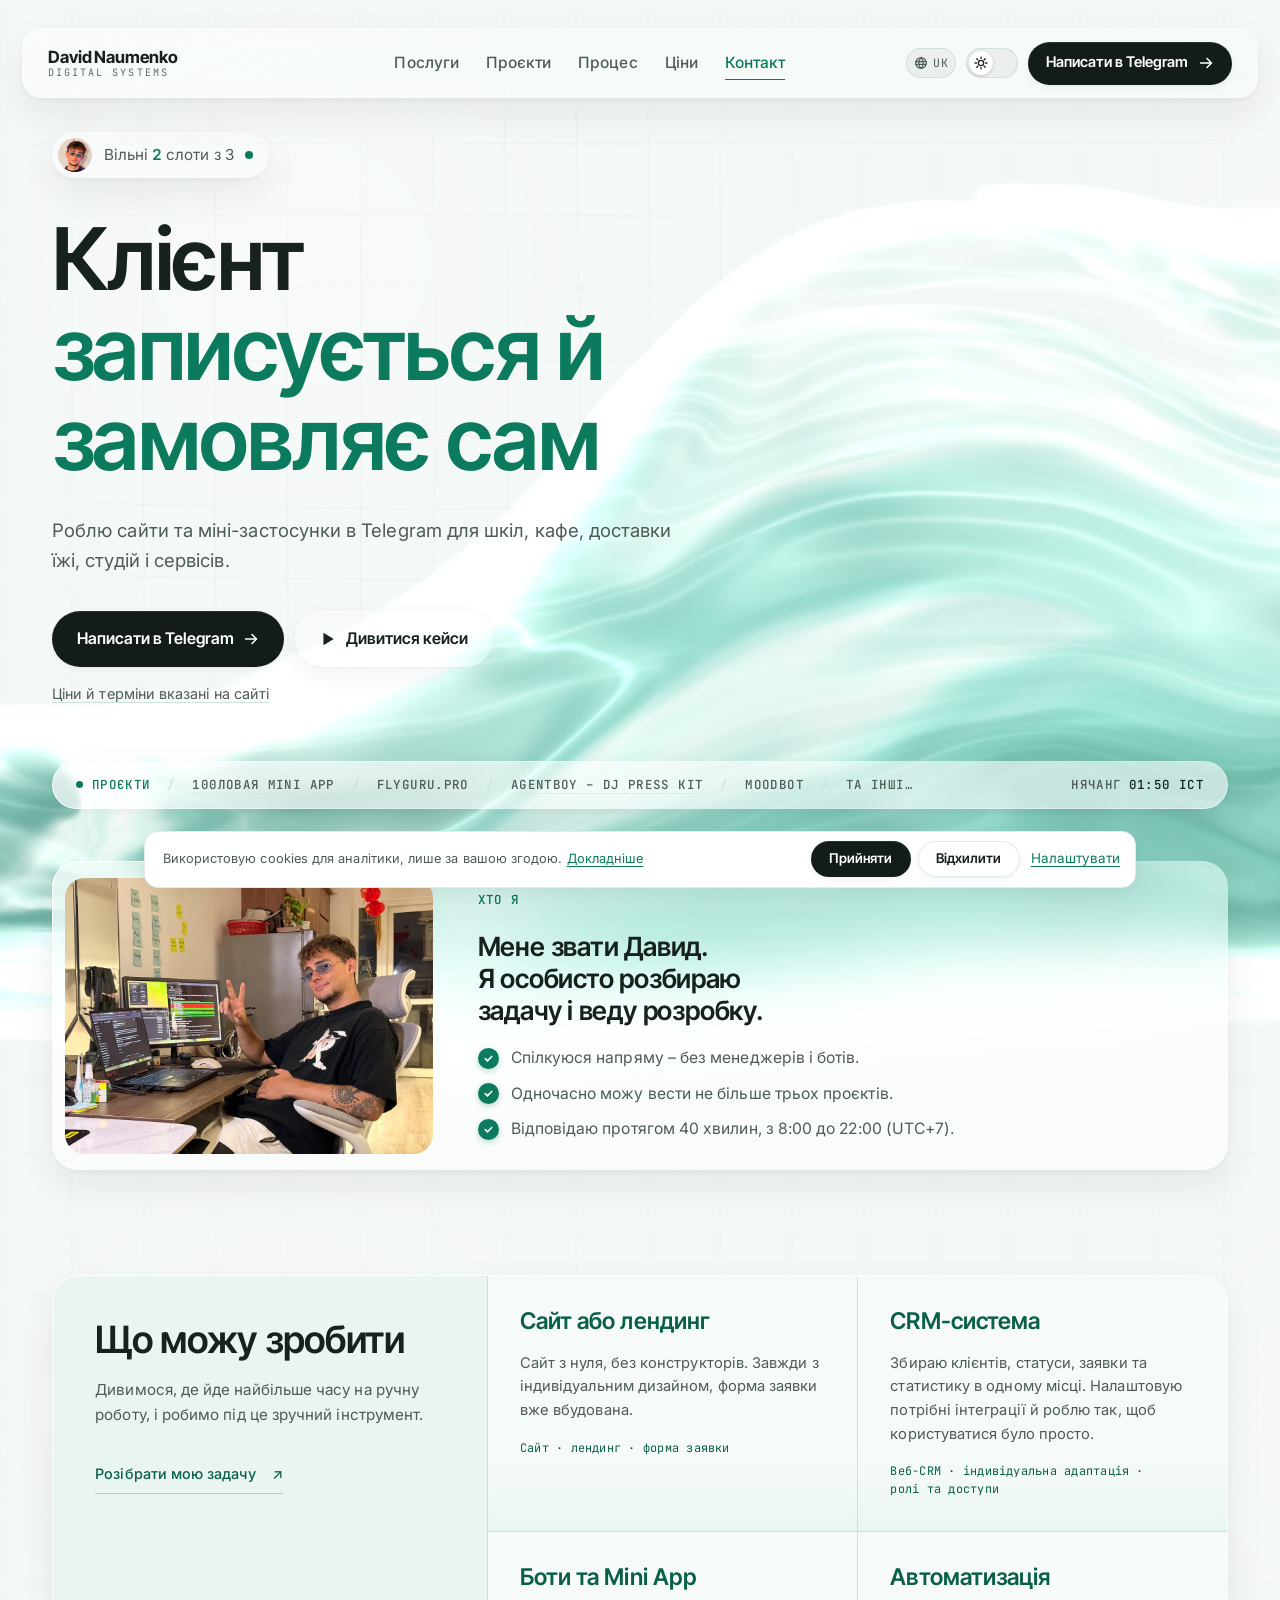
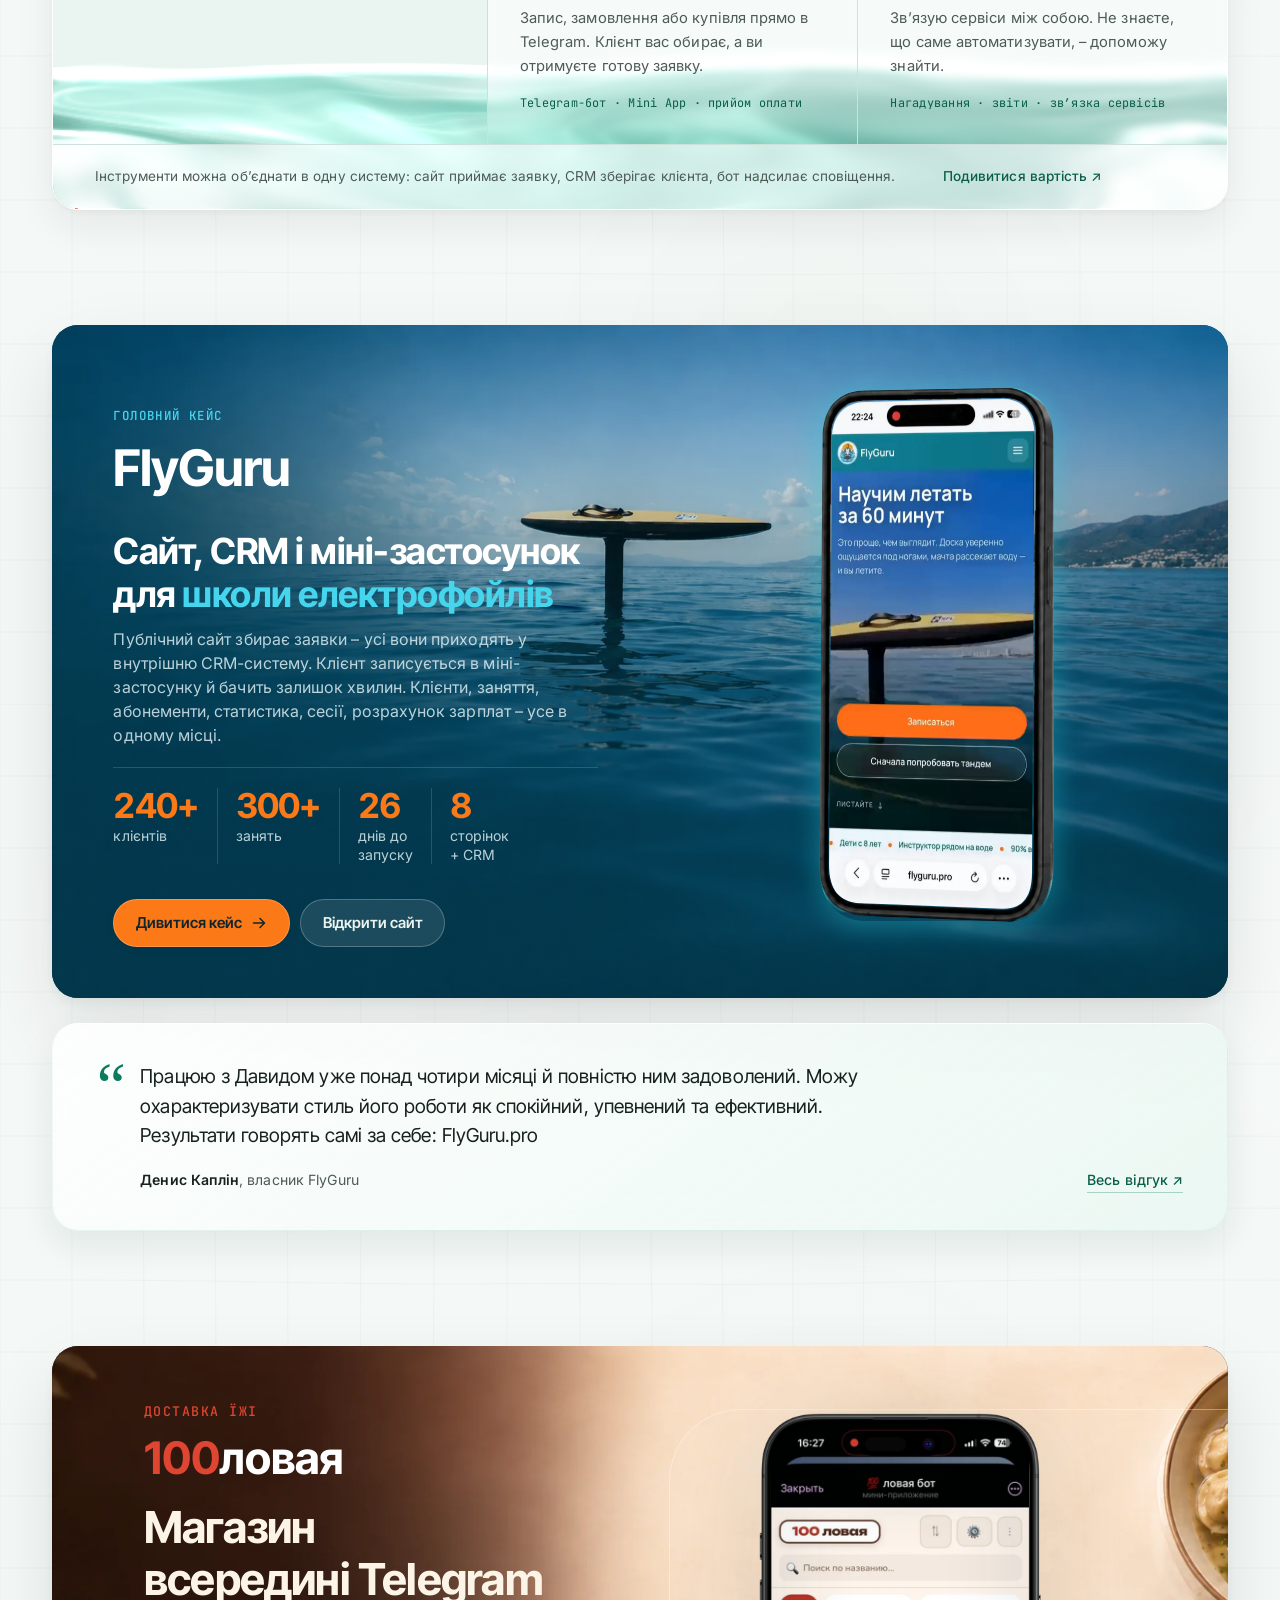
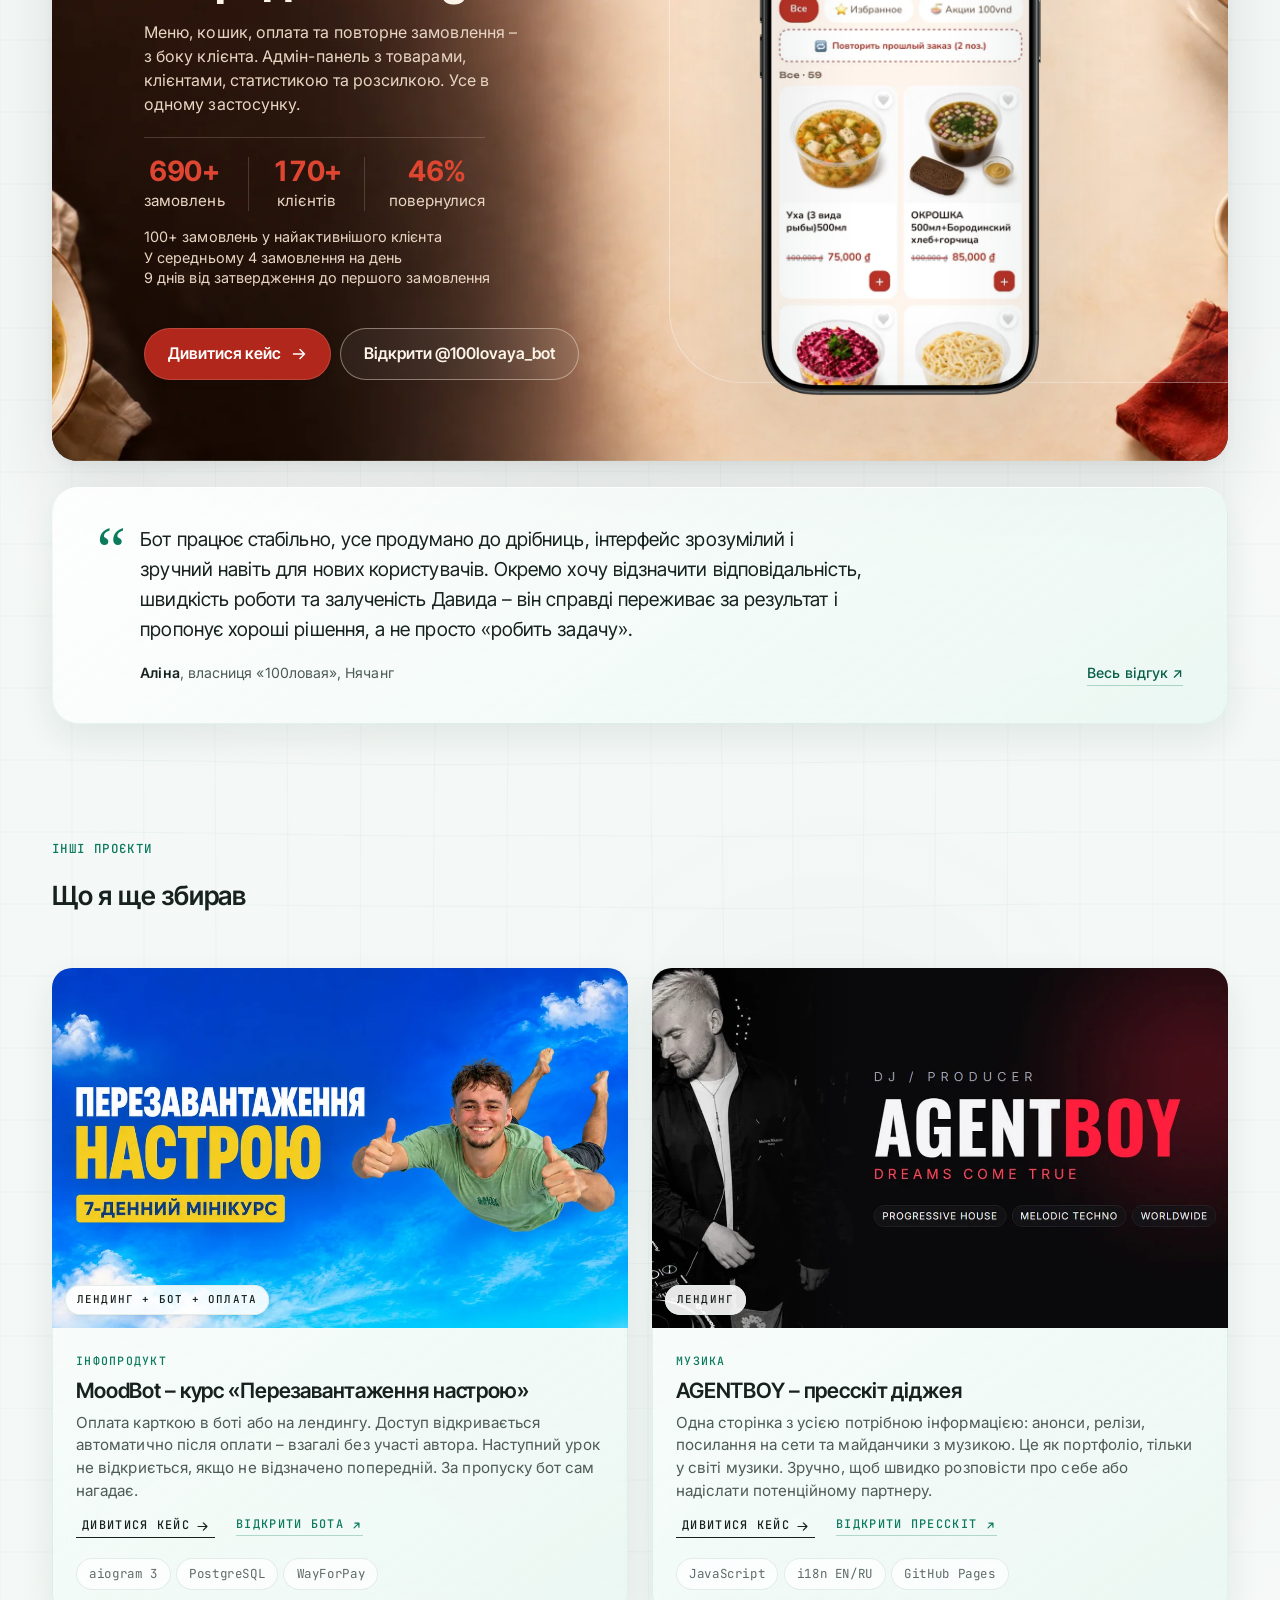
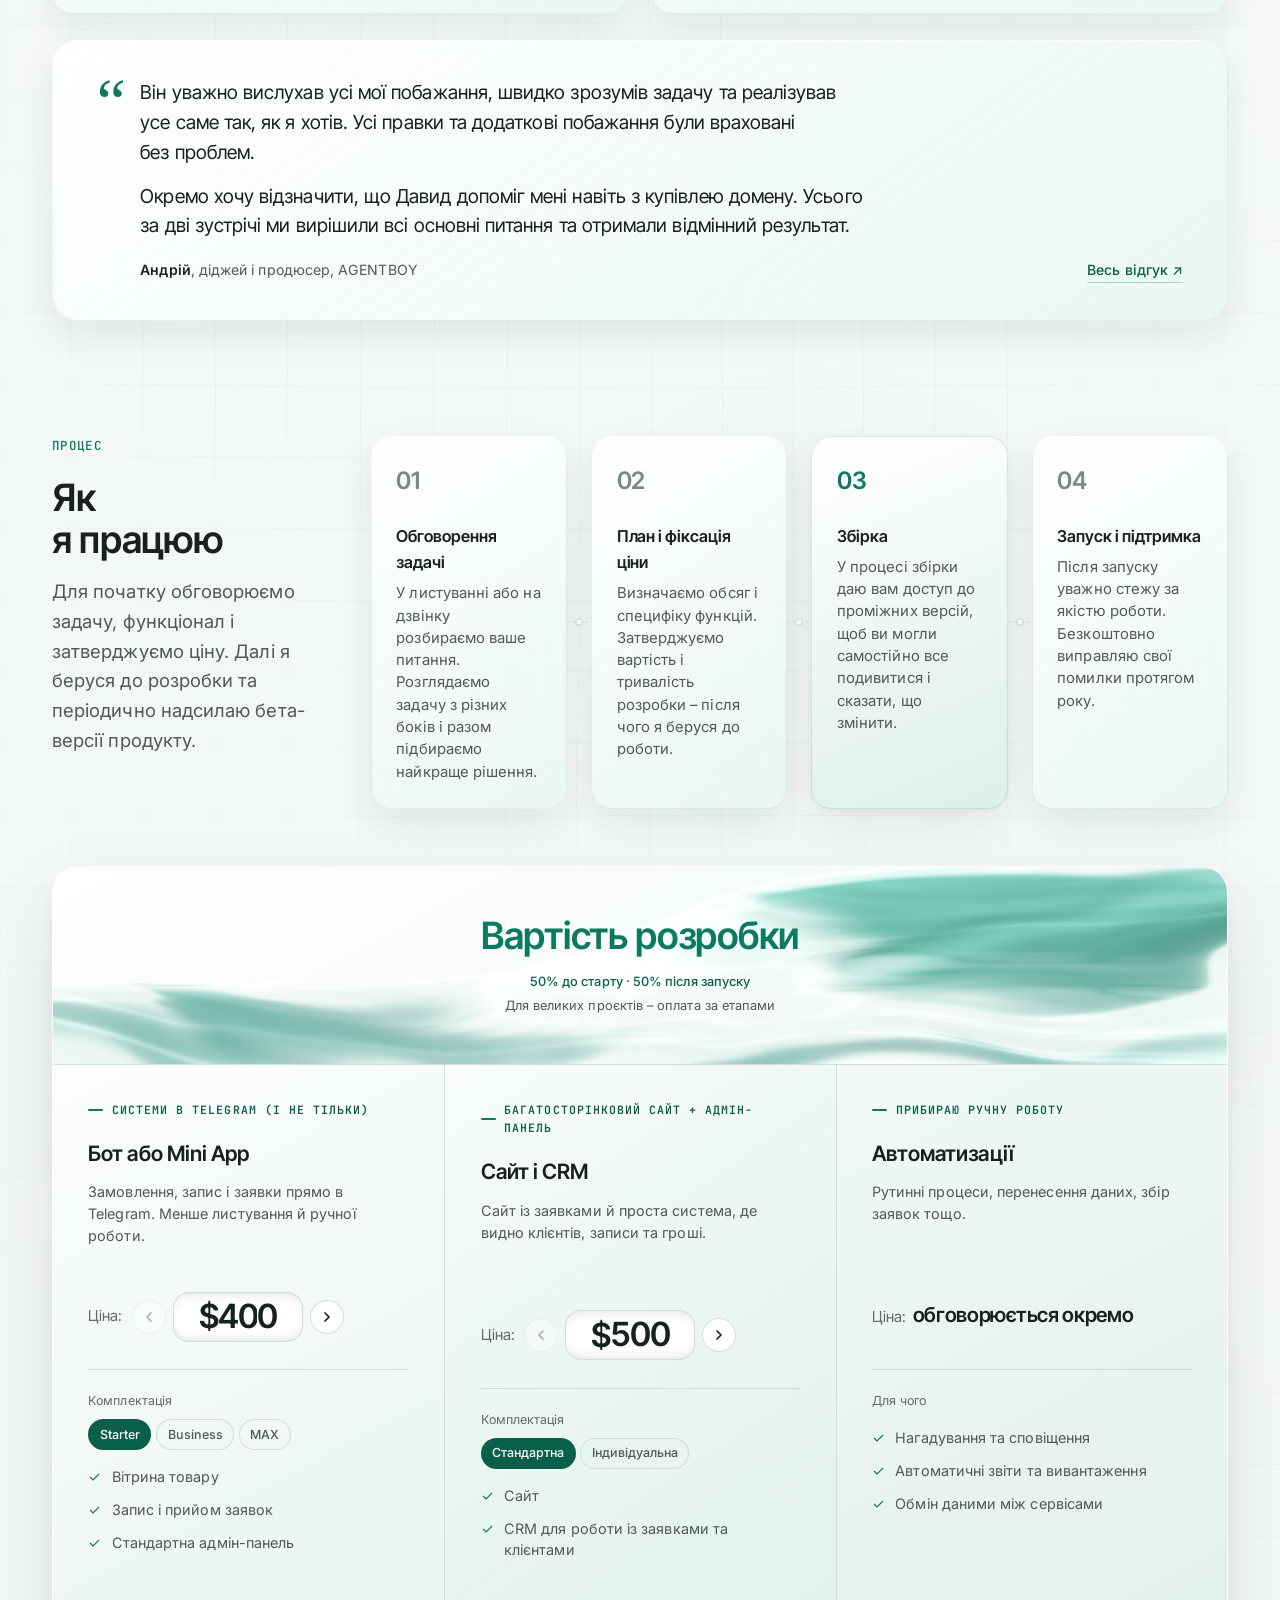
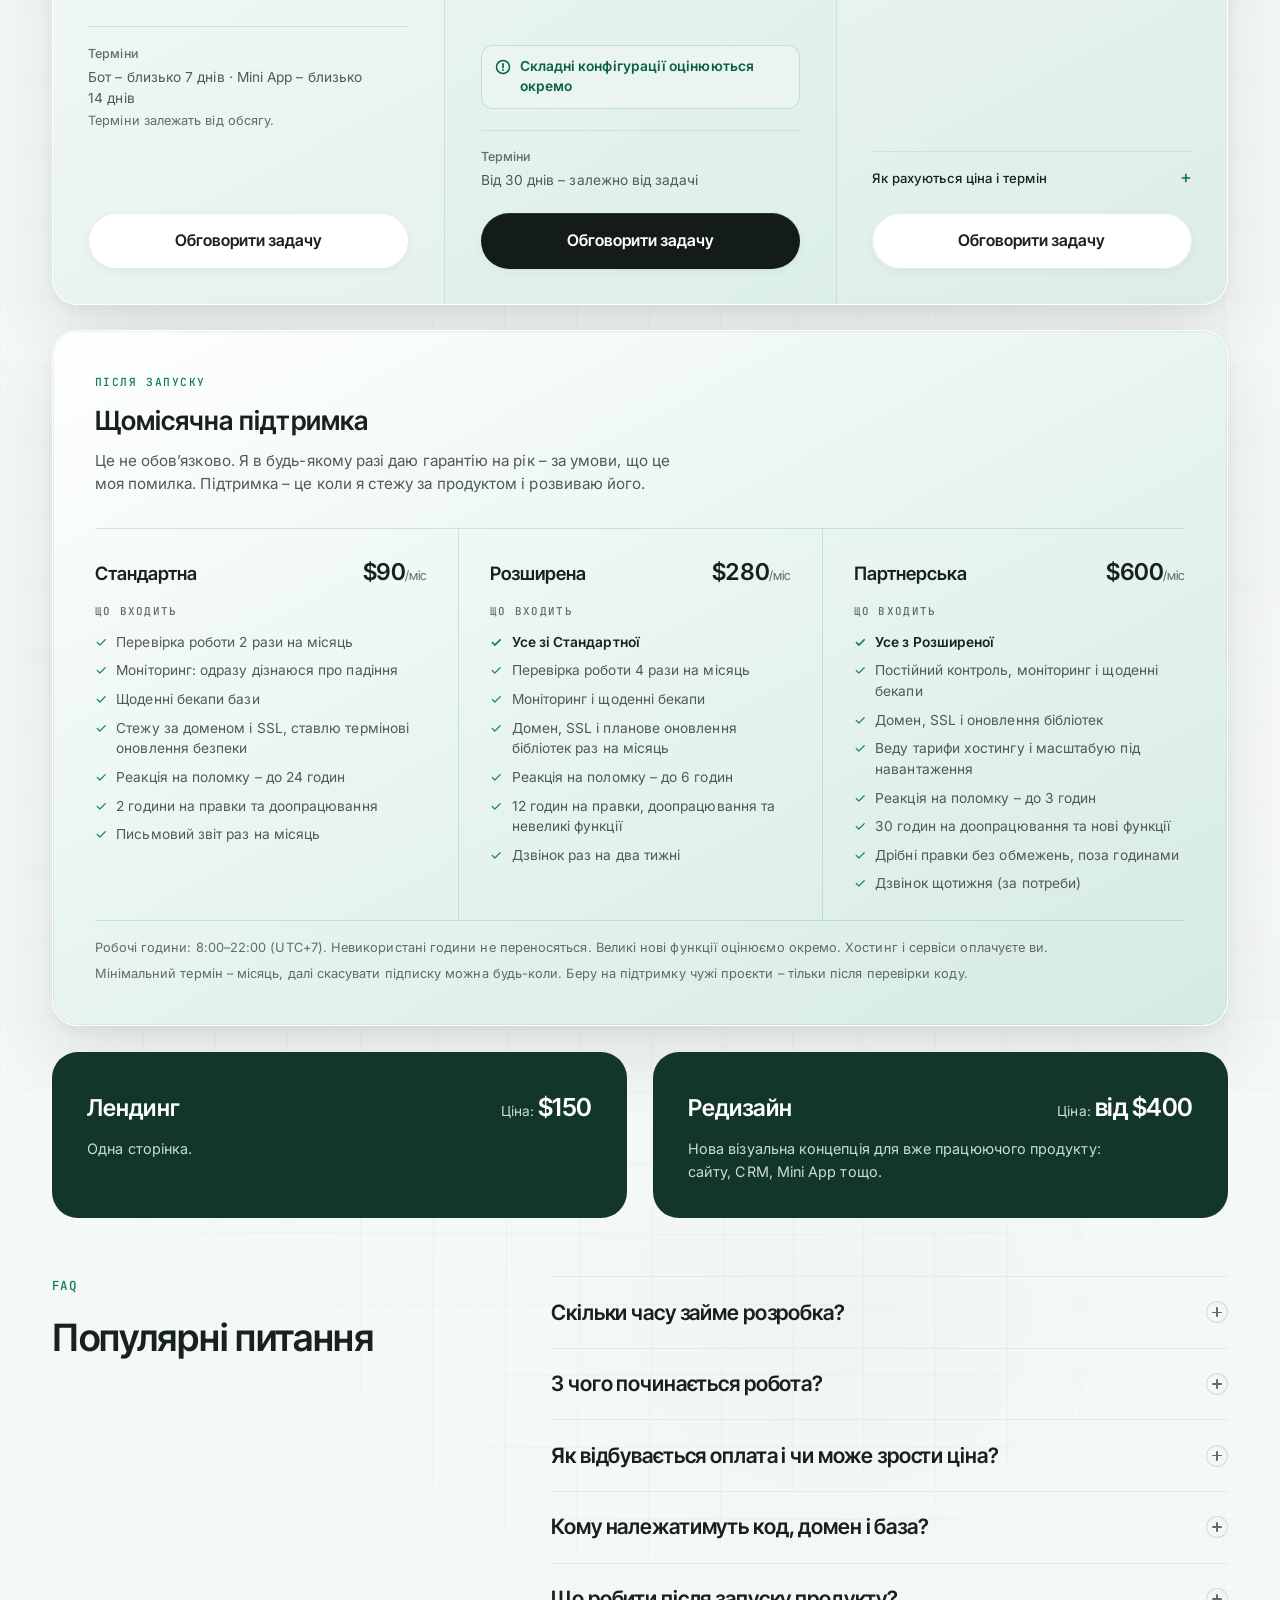
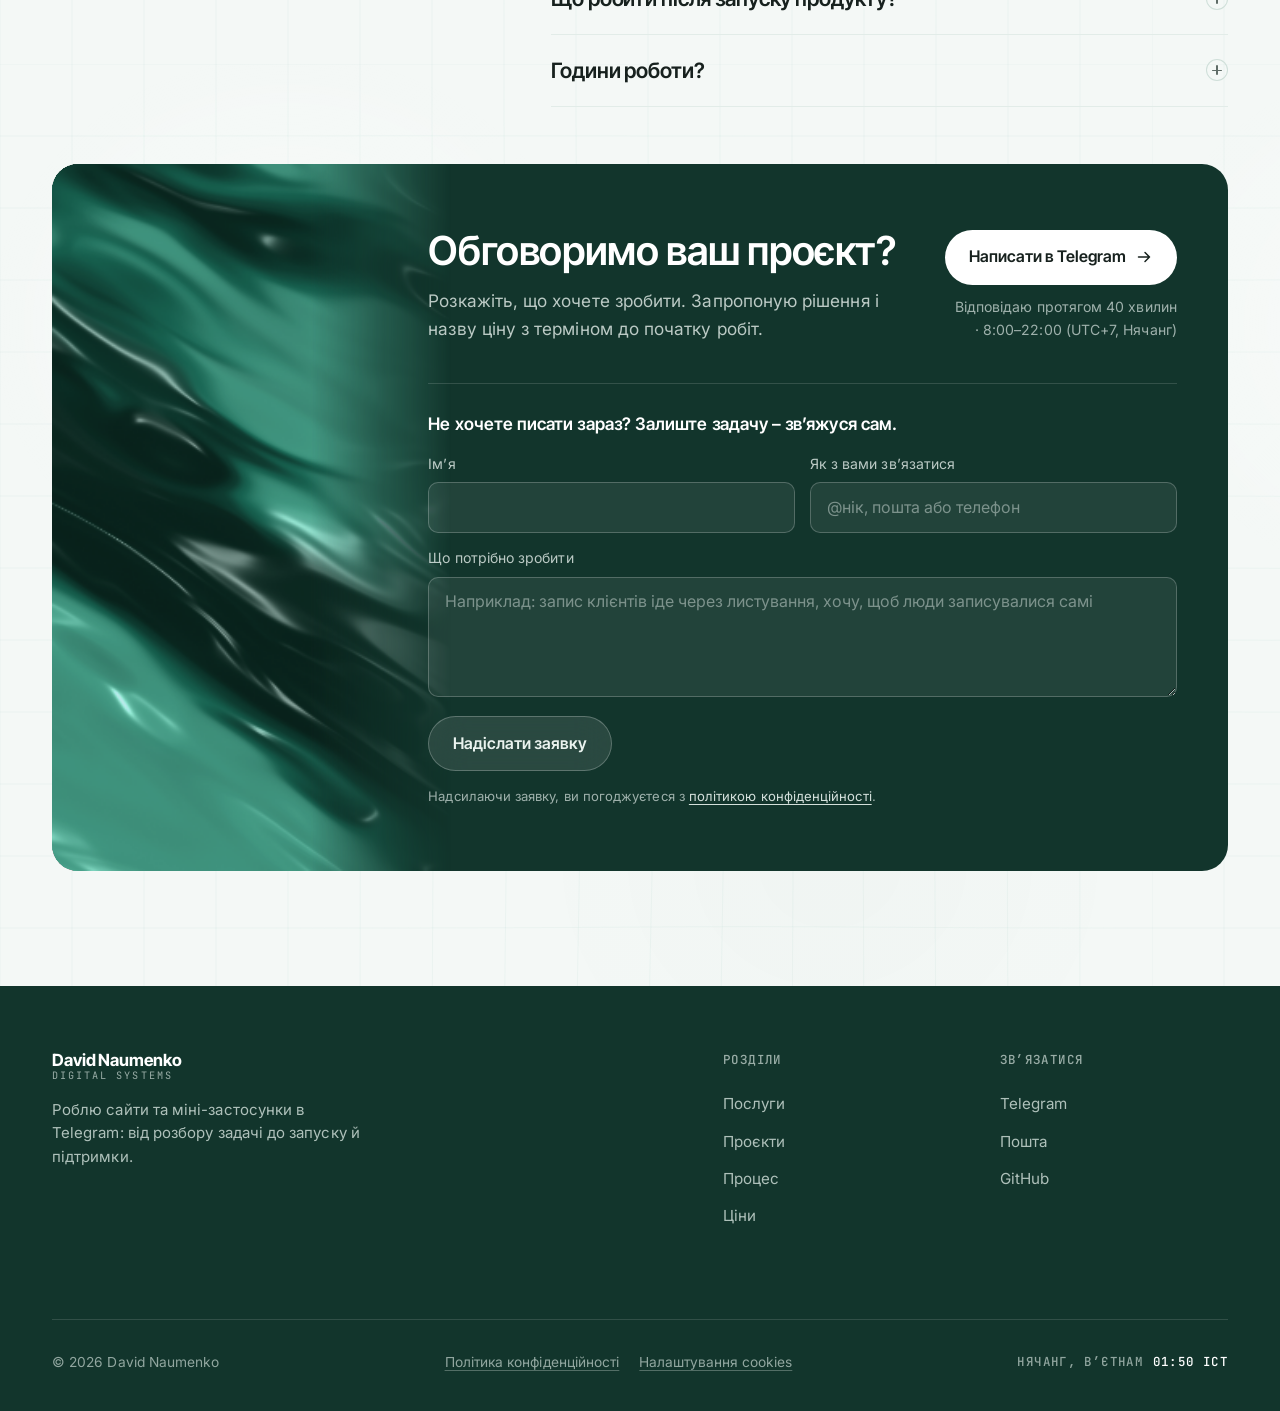
<file: uk/index.html>
<!doctype html>
<!-- Страница собрана автоматически: node build.js.
     Править надо index.html (вёрстка и русский текст) и i18n/uk.json (перевод),
     а не этот файл – следующая сборка перезапишет его. -->
<html lang="uk">
<head>
<meta charset="utf-8">
<meta name="viewport" content="width=device-width, initial-scale=1">
<title>David Naumenko: сайти та міні-застосунки в Telegram</title>
<meta name="description" content="Клієнт записується й замовляє сам: роблю сайти та міні-застосунки в Telegram для шкіл, кафе, доставки їжі, студій і сервісів.">

<link rel="icon" type="image/png" sizes="32x32" href="/assets/img/favicon-32.png">
<link rel="icon" type="image/png" sizes="192x192" href="/assets/img/favicon-192.png">
<link rel="apple-touch-icon" href="/assets/img/apple-touch-icon.png">
<meta name="theme-color" content="#0C7A5D">
<!-- Тема ставится до первой отрисовки: выбор переключателя, если он был,
     иначе настройка системы. Позже – уже вспышка светлой страницы.
     Тот же скрипт стоит в privacy.html. -->
<script>
(function () {
  var s = null;
  try { s = localStorage.getItem('dn_scheme'); } catch (e) {}
  if (s !== 'light' && s !== 'dark') s = matchMedia('(prefers-color-scheme: dark)').matches ? 'dark' : 'light';
  document.documentElement.setAttribute('data-scheme', s);
  if (s === 'dark') document.querySelector('meta[name="theme-color"]').content = '#1E2334';
})();
</script>

<!-- превью ссылки в Telegram и соцсетях. Адреса обязаны быть абсолютными.
     Исходник картинки – documents/og/og-final.html (локально). Telegram
     кэширует превью – после замены картинки сбросить его через @WebpageBot. -->
<link rel="canonical" href="https://davidnaumenko.com/uk/">
<!-- Версии страницы на других языках. Блок между метками i18n:alts
     собирает build.js по i18n/config.js; x-default ведёт на русскую. -->
<!-- i18n:alts -->
<link rel="alternate" hreflang="ru" href="https://davidnaumenko.com/">
<link rel="alternate" hreflang="uk" href="https://davidnaumenko.com/uk/">
<link rel="alternate" hreflang="en" href="https://davidnaumenko.com/en/">
<link rel="alternate" hreflang="x-default" href="https://davidnaumenko.com/">
<meta property="og:locale:alternate" content="ru_RU">
<meta property="og:locale:alternate" content="en_US">
<!-- /i18n:alts -->
<meta property="og:type" content="website">
<meta property="og:site_name" content="David Naumenko">
<meta property="og:locale" content="uk_UA">
<meta property="og:url" content="https://davidnaumenko.com/uk/">
<meta property="og:title" content="David Naumenko: сайти та міні-застосунки в Telegram">
<meta property="og:description" content="Клієнт записується й замовляє сам: роблю сайти та міні-застосунки в Telegram для шкіл, кафе, доставки їжі, студій і сервісів.">
<meta property="og:image" content="https://davidnaumenko.com/assets/img/og.jpg">
<meta property="og:image:width" content="1200">
<meta property="og:image:height" content="630">
<meta property="og:image:alt" content="David Naumenko: клієнт записується й замовляє сам. Екрани CRM FlyGuru та Mini App 100ловая">
<meta name="twitter:card" content="summary_large_image">

<link rel="preconnect" href="https://fonts.googleapis.com">
<link rel="preconnect" href="https://fonts.gstatic.com" crossorigin>
<link href="https://fonts.googleapis.com/css2?family=Inter+Tight:wght@500;600;700&family=Inter:wght@400;500;600&family=JetBrains+Mono:wght@400;500&display=swap" rel="stylesheet">
<link rel="stylesheet" href="/style.css">
</head>
<body>

<!-- вода первого экрана: WebGL, уходит вместе с hero -->
<canvas class="water water--hero" id="water-hero" aria-hidden="true"></canvas>

<a class="skip" href="#main">До вмісту</a>

<header class="header" id="header">
  <div class="header__inner">
    <a class="brand" href="#top">
      <span class="brand__name">David Naumenko</span>
      <span class="brand__role">digital systems</span>
    </a>

    <nav class="nav" aria-label="Основна навігація">
      <a href="#solutions" class="nav__link">Послуги</a>
      <a href="#work" class="nav__link">Проєкти</a>
      <a href="#process" class="nav__link">Процес</a>
      <a href="#pricing" class="nav__link">Ціни</a>
      <a href="#contact" class="nav__link">Контакт</a>
    </nav>

    <div class="header__actions">
      <!-- Язык сайта. Каждый язык – отдельная страница (/uk/, /en/), поэтому
           здесь обычные ссылки: переключатель работает и без JS. Список между
           метками i18n:langs собирает build.js по i18n/config.js – руками его
           не правят: добавьте язык в конфиг и прогоните `node build.js`. -->
      <details class="lang" data-lang>
        <summary class="lang__sum" aria-label="Мова сайту">
          <svg class="lang__globe" viewBox="0 0 16 16" fill="none" aria-hidden="true"><circle cx="8" cy="8" r="6.1" stroke="currentColor" stroke-width="1.4"/><path d="M8 1.9c1.6 1.7 2.5 3.8 2.5 6.1S9.6 12.4 8 14.1C6.4 12.4 5.5 10.3 5.5 8S6.4 3.6 8 1.9Z" stroke="currentColor" stroke-width="1.4"/><path d="M2.3 6.4h11.4M2.3 9.6h11.4" stroke="currentColor" stroke-width="1.4" stroke-linecap="round"/></svg>
          <span class="lang__cur" data-lang-cur>UK</span>
        </summary>
        <ul class="lang__menu" role="list">
          <!-- i18n:langs -->
          <li><a class="lang__item" href="/" hreflang="ru" data-lang-to="ru"><b>RU</b>Русский</a></li>
          <li><a class="lang__item" href="/uk/" hreflang="uk" data-lang-to="uk" aria-current="true"><b>UK</b>Українська</a></li>
          <li><a class="lang__item" href="/en/" hreflang="en" data-lang-to="en"><b>EN</b>English</a></li>
          <li><a class="lang__item" href="/vi/" hreflang="vi" data-lang-to="vi"><b>VI</b>Tiếng Việt</a></li>
          <!-- /i18n:langs -->
        </ul>
      </details>
      <!-- Переключатель темы (script.js, «тема»): aria-pressed="true" – тёмная. -->
      <button class="scheme" type="button" aria-label="Темна тема" aria-pressed="false">
        <span class="scheme__knob" aria-hidden="true">
          <svg class="scheme__sun" viewBox="0 0 16 16" fill="none"><circle cx="8" cy="8" r="3" stroke="currentColor" stroke-width="1.5"/><path d="M8 1.2v1.6M8 13.2v1.6M1.2 8h1.6M13.2 8h1.6M3.2 3.2l1.1 1.1M11.7 11.7l1.1 1.1M3.2 12.8l1.1-1.1M11.7 4.3l1.1-1.1" stroke="currentColor" stroke-width="1.5" stroke-linecap="round"/></svg>
          <svg class="scheme__moon" viewBox="0 0 16 16" fill="none"><path d="M13.6 9.9A5.9 5.9 0 0 1 6.1 2.4a5.9 5.9 0 1 0 7.5 7.5Z" stroke="currentColor" stroke-width="1.5" stroke-linejoin="round"/></svg>
        </span>
      </button>
      <a href="https://t.me/davidnaumenko" class="btn btn--primary btn--sm" target="_blank" rel="noopener">
        Написати в Telegram
        <svg viewBox="0 0 16 16" fill="none" aria-hidden="true"><path d="M2.5 8h11m0 0L9 3.5M13.5 8L9 12.5" stroke="currentColor" stroke-width="1.5" stroke-linecap="round" stroke-linejoin="round"/></svg>
      </a>
      <button class="burger" type="button" aria-label="Меню" aria-expanded="false" aria-controls="sheet">
        <span></span><span></span>
      </button>
    </div>
  </div>
</header>

<div class="sheet" id="sheet" hidden>
  <nav class="sheet__nav" aria-label="Мобільна навігація">
    <a href="#solutions">Послуги</a>
    <a href="#work">Проєкти</a>
    <a href="#process">Процес</a>
    <a href="#pricing">Ціни</a>
    <a href="#contact">Контакт</a>
  </nav>
  <a href="https://t.me/davidnaumenko" class="btn btn--primary btn--block" target="_blank" rel="noopener">Написати в Telegram</a>
</div>

<main id="main">

<!-- ============================================================
     BLOCK 01 – HERO
     ============================================================ -->
<section class="hero" id="top">
  <div class="wrap hero__grid">

    <div class="hero__main">
      <div class="hero__status rise" style="--i:0">
        <!-- Свободные слоты. Обновляйте data-slots (3/2/1/0) и текст подписи.
             Атрибут задаёт цвет цифры и точки:
             3–2 – зелёный, 1 – оранжевый, 0 – красный. -->
        <span class="pill glass" data-slots="2">
          <img class="pill__ava" src="/assets/img/david-portrait.jpg" alt="David Naumenko" width="34" height="34" loading="eager">
          <span>Вільні <b>2</b> слоти з 3</span>
          <span class="pill__dot" aria-hidden="true"></span>
        </span>
      </div>

      <!-- заголовок: результат для клиента, подзаголовок: что делаю и для кого.
           Текст согласован Давидом 02.11.2026; при смене текста поправить meta и og:description. -->
      <h1 class="hero__title rise" style="--i:1">
        Клієнт <em>записується й замовляє сам</em>
      </h1>

      <p class="hero__lead measure rise" style="--i:2">
        Роблю сайти та міні-застосунки в Telegram для шкіл, кафе, доставки їжі, студій і сервісів.
      </p>

      <div class="hero__cta rise" style="--i:3">
        <a href="https://t.me/davidnaumenko" class="btn btn--primary" target="_blank" rel="noopener">
          Написати в Telegram
          <svg viewBox="0 0 16 16" fill="none" aria-hidden="true"><path d="M2.5 8h11m0 0L9 3.5M13.5 8L9 12.5" stroke="currentColor" stroke-width="1.5" stroke-linecap="round" stroke-linejoin="round"/></svg>
        </a>
        <a href="#work" class="btn btn--ghost">
          <svg class="btn__play" viewBox="0 0 14 14" aria-hidden="true"><path d="M3 1.6l9 5.4-9 5.4V1.6z" fill="currentColor"/></svg>
          Дивитися кейси
        </a>
      </div>

      <p class="hero__price rise" style="--i:4"><a href="#pricing">Ціни й терміни вказані на сайті</a></p>

    </div>

    <!-- статус-рейл: список работающих сейчас проектов и живые часы Нячанга.
         Название проекта открывает окно его кейса (data-case), href – запасной
         путь без скрипта. -->
    <div class="rail rise" style="--i:4">
      <div class="rail__inner glass">
        <span class="rail__live">
          <span class="rail__dot" aria-hidden="true"></span>
          Проєкти
        </span>
        <span class="rail__sep" aria-hidden="true">/</span>
        <a class="rail__item rail__val rail__link" href="#case-100lovaya" data-case="100lovaya">100ловая Mini App</a>
        <span class="rail__sep" aria-hidden="true">/</span>
        <a class="rail__item rail__val rail__link" href="#case-flyguru" data-case="flyguru">flyguru.pro</a>
        <span class="rail__sep" aria-hidden="true">/</span>
        <a class="rail__item rail__val rail__link" href="#case-agentboy" data-case="agentboy">AgentBoy – DJ Press Kit</a>
        <span class="rail__sep" aria-hidden="true">/</span>
        <a class="rail__item rail__val rail__link" href="#case-mood" data-case="mood">MoodBot</a>
        <span class="rail__sep" aria-hidden="true">/</span>
        <a class="rail__item rail__link" href="#works">та інші…</a>
        <span class="rail__item rail__time">Нячанг<span class="rail__val rail__clock" data-clock>–</span></span>
      </div>
    </div>

  </div>
</section>

<!-- ============================================================
     BLOCK 02 – КТО ДЕЛАЕТ
     Короткий блок доверия между hero и первым кейсом: кто ведёт
     проект и почему слотов мало. Не биография – читается за 5–10 секунд.
     ============================================================ -->
<section class="author">
  <div class="wrap">
    <div class="author__card glass glass--solid reveal">
      <div class="author__photo">
        <img src="/assets/img/david-desk.webp"
             alt="Давид за робочим столом: ноутбук, монітор з кодом, стікери із задачами проєктів"
             width="1080" height="810" loading="lazy" decoding="async">
      </div>
      <div class="author__text">
        <p class="label mono">Хто я</p>
        <h2 class="h2 h2--sm author__h">Мене звати Давид. Я&nbsp;особисто розбираю задачу і&nbsp;веду розробку.</h2>
        <ul class="author__list" role="list">
          <li><span class="tick" aria-hidden="true"><svg viewBox="0 0 12 12" fill="none"><path d="M2.5 6.2l2.3 2.3L9.5 3.8" stroke="currentColor" stroke-width="1.8" stroke-linecap="round" stroke-linejoin="round"/></svg></span>Спілкуюся напряму – без менеджерів і ботів.</li>
          <li><span class="tick" aria-hidden="true"><svg viewBox="0 0 12 12" fill="none"><path d="M2.5 6.2l2.3 2.3L9.5 3.8" stroke="currentColor" stroke-width="1.8" stroke-linecap="round" stroke-linejoin="round"/></svg></span>Одночасно можу вести не більше трьох проєктів.</li>
          <li><span class="tick" aria-hidden="true"><svg viewBox="0 0 12 12" fill="none"><path d="M2.5 6.2l2.3 2.3L9.5 3.8" stroke="currentColor" stroke-width="1.8" stroke-linecap="round" stroke-linejoin="round"/></svg></span>Відповідаю протягом 40&nbsp;хвилин, з&nbsp;8:00 до&nbsp;22:00 (UTC+7).</li>
        </ul>
      </div>
    </div>
  </div>
</section>

<!-- ============================================================
     BLOCK 03 – СИСТЕМЫ
     ============================================================ -->
<section class="solutions" id="solutions">
  <div class="wrap">
    <div class="solutions__panel">
      <canvas class="water water--accent solutions__water" data-flow="basin" aria-hidden="true"></canvas>
      <header class="solutions__head reveal">
        <h2 class="h2">Що можу зробити</h2>
        <p class="solutions__intro">Дивимося, де йде найбільше часу на ручну роботу, і робимо під це зручний інструмент.</p>
        <a href="https://t.me/davidnaumenko" class="solutions__link" target="_blank" rel="noopener">Розібрати мою задачу <span aria-hidden="true">↗</span></a>
      </header>
      <div class="sol">
        <article class="sol__card reveal">
          <h3 class="sol__h">Сайт або лендинг</h3>
          <p>Сайт з нуля, без конструкторів. Завжди з індивідуальним дизайном, форма заявки вже вбудована.</p>
          <p class="sol__how">Сайт&nbsp;· лендинг&nbsp;· форма&nbsp;заявки</p>
        </article>
        <article class="sol__card reveal">
          <h3 class="sol__h">CRM-система</h3>
          <p>Збираю клієнтів, статуси, заявки та статистику в одному місці. Налаштовую потрібні інтеграції й роблю так, щоб користуватися було просто.</p>
          <p class="sol__how">Веб-CRM&nbsp;· індивідуальна&nbsp;адаптація&nbsp;· ролі&nbsp;та&nbsp;доступи</p>
        </article>
        <article class="sol__card reveal">
          <h3 class="sol__h">Боти та Mini App</h3>
          <p>Запис, замовлення або купівля прямо в Telegram. Клієнт вас обирає, а ви отримуєте готову заявку.</p>
          <p class="sol__how">Telegram-бот&nbsp;· Mini&nbsp;App&nbsp;· прийом&nbsp;оплати</p>
        </article>
        <article class="sol__card reveal">
          <h3 class="sol__h">Автоматизація</h3>
          <p>Зв’язую сервіси між собою. Не знаєте, що саме автоматизувати, – допоможу знайти.</p>
          <p class="sol__how">Нагадування&nbsp;· звіти&nbsp;· зв’язка&nbsp;сервісів</p>
        </article>
      </div>
      <p class="sol__note reveal">Інструменти можна об’єднати в одну систему: сайт приймає заявку, CRM зберігає клієнта, бот надсилає сповіщення. <a href="#pricing">Подивитися вартість <span aria-hidden="true">↗</span></a></p>
    </div>
  </div>
</section>

<!-- ============================================================
     BLOCK 04 – FLAGSHIP
     ============================================================ -->
<section class="flagship" id="work">
  <div class="wrap">

    <!-- Кейс одной карточкой-героем: фото воды клиента на фон, 3D-мокап
         телефона справа. Мокап – PNG с ДЫРКОЙ в альфе на месте экрана,
         поэтому видео лежит под ним и видно в вырезе; так же сделан
         плоский мокап в блоке 100ловой.
         Вырез не прямоугольник: телефон повёрнут по Y примерно на 29°,
         правая грань выше левой на 2.5%. Поэтому видео ставится не
         процентами, а гомографией – см. .fgh__screen в style.css. -->
    <article class="fgh case--flyguru reveal">
      <img class="fgh__bg" src="/assets/img/flyguru-hero-bg.webp" alt=""
           aria-hidden="true" width="1672" height="941" loading="lazy" decoding="async">
      <div class="fgh__scrim" aria-hidden="true"></div>

      <div class="fgh__text">
        <p class="label mono">Головний кейс</p>
        <h2 class="fgh__title">FlyGuru</h2>
        <p class="fgh__sub">Сайт, CRM і міні&#8288;-&#8288;застосунок <br>для <em>школи електрофойлів</em></p>
        <p class="fgh__lead">
          Публічний сайт збирає заявки – усі вони приходять у внутрішню CRM-систему. Клієнт записується в міні-застосунку й бачить залишок хвилин. Клієнти, заняття, абонементи, статистика, сесії, розрахунок зарплат – усе в одному місці.
        </p>

        <!-- клиенты и занятия – из боевой базы школы (Supabase); 26 дней – от первой
             строки кода (6 июля) до полного перехода школы на CRM (1 августа); 8 страниц сайта – со слов Давида.
             Подписи из двух слов переносятся вручную: иначе ширина колонки
             считается по всей строке и на 1024 цифры жмутся к разделителям -->
        <ul class="fgh__nums" role="list">
          <li class="fgh__stat"><span class="fgh__num">240+</span><span class="fgh__cap">клієнтів</span></li>
          <li class="fgh__stat"><span class="fgh__num">300+</span><span class="fgh__cap">занять</span></li>
          <li class="fgh__stat"><span class="fgh__num">26</span><span class="fgh__cap">днів до <br>запуску</span></li>
          <li class="fgh__stat"><span class="fgh__num">8</span><span class="fgh__cap">сторінок <br>+&nbsp;CRM</span></li>
        </ul>

        <!-- «Смотреть кейс» открывает окно кейса (шаблон ниже), «Нужна такая
             же система» переехала в само окно – туда, где интерес выше всего -->
        <div class="fgh__acts">
          <button type="button" class="btn btn--brand" data-case="flyguru">
            Дивитися кейс
            <svg viewBox="0 0 16 16" fill="none" aria-hidden="true"><path d="M2.5 8h11m0 0L9 3.5M13.5 8L9 12.5" stroke="currentColor" stroke-width="1.5" stroke-linecap="round" stroke-linejoin="round"/></svg>
          </button>
          <a href="https://www.flyguru.pro" class="btn btn--on-dark" target="_blank" rel="noopener">Відкрити сайт</a>
        </div>
      </div>

      <div class="fgh__phone">
        <div class="fgh__stage">
          <!-- SVG-маски экрана и корпуса используют канву 1151×1366.
               Видео остаётся с запасом под рамкой; маска скругляет углы. -->
          <div class="fgh__screenclip">
            <video class="fgh__screen shot--video"
                   src="/assets/video/flyguru-hero.mp4"
                   poster="/assets/img/flyguru-hero-poster.webp"
                   autoplay muted loop playsinline preload="none"
                   aria-label="Запис сайту flyguru.pro на телефоні"></video>
          </div>
          <img class="fgh__frame" src="/assets/img/iphone-3d.webp" alt=""
               aria-hidden="true" width="1151" height="1366" loading="lazy" decoding="async">
          <button type="button" class="fgh__open" data-case="flyguru" tabindex="-1" aria-hidden="true"></button>
        </div>
      </div>
    </article>

    <!-- Отзыв владельца FlyGuru – дословно, целиком
         (исходник photo_video/flyguru_отзыв.png, скрин – по ссылке). -->
    <figure class="review glass glass--plate reveal">
      <blockquote class="review__text">
        <p>Працюю з Давидом уже понад чотири місяці й повністю ним задоволений. Можу охарактеризувати стиль його роботи як спокійний, упевнений та ефективний. Результати говорять самі за себе: FlyGuru.pro</p>
      </blockquote>
      <figcaption class="review__who">
        <span><strong>Денис Каплін</strong>, власник FlyGuru</span>
        <a href="/assets/img/reviews/flyguru-review.webp" class="review__src" target="_blank" rel="noopener">Весь відгук <span aria-hidden="true">↗</span></a>
      </figcaption>
    </figure>

    <!-- Окно кейса FlyGuru. Тексты – documents/текст под кейсы.txt (16.09.2026), цифры:
         249 клиентов и 300 занятий на 02.11.2026 (данные Давида), на странице с округлением вниз.
         Подписи к скринам: название экрана всегда, описание – только если оно
         про важную функцию, а не пересказ того, что и так видно на кадре. -->
    <template id="case-flyguru" data-theme="flyguru">
      <div class="cv__id">
        <h2 class="cv__title" id="cv-title-flyguru">FlyGuru</h2>
        <p class="cv__sub">Сайт, CRM і міні-застосунок для школи електрофойлів у Нячангу</p>
      </div>

      <section class="cv__gal" aria-label="Екрани проєкту">
        <div class="cv__track">
      <figure class="cv__slide" data-chapter="Сайт">
        <picture>
          <img src="/assets/img/cases/flyguru/home-phone.webp" width="900" height="1957" alt="Головна сторінка flyguru.pro на телефоні" loading="lazy" decoding="async">
        </picture>
        <figcaption><b>Головна</b>Кнопка запису завжди внизу, під пальцем.</figcaption>
      </figure>
      <figure class="cv__slide" data-chapter="Сайт">
        <picture>
          <img src="/assets/img/cases/flyguru/learn-phone.webp" width="900" height="1957" alt="Сторінка навчання на телефоні" loading="lazy" decoding="async">
        </picture>
        <figcaption><b>Навчання</b></figcaption>
      </figure>
      <figure class="cv__slide" data-chapter="Сайт">
        <picture>
          <img src="/assets/img/cases/flyguru/lesson-steps-pc.webp" width="1892" height="860" alt="Розділ «Заняття по кроках» на комп’ютері" loading="lazy" decoding="async">
        </picture>
        <figcaption><b>Навчання</b></figcaption>
      </figure>
      <figure class="cv__slide" data-chapter="Сайт">
        <picture>
          <source media="(max-width: 859px)" srcset="/assets/img/cases/flyguru/prices-phone.webp" width="900" height="1957">
          <img src="/assets/img/cases/flyguru/prices-pc.webp" width="1892" height="862" alt="Прайс на комп’ютері" loading="lazy" decoding="async">
        </picture>
        <figcaption><b>Прайс</b>Знижка за посиланням агента видна прямо в ціні.</figcaption>
      </figure>
      <figure class="cv__slide" data-chapter="Сайт">
        <picture>
          <img src="/assets/img/cases/flyguru/shop-pc.webp" width="1897" height="862" alt="Розділ магазину та часті питання" loading="lazy" decoding="async">
        </picture>
        <figcaption><b>Головна: магазин і питання</b></figcaption>
      </figure>
      <figure class="cv__slide" data-chapter="Сайт">
        <picture>
          <img src="/assets/img/cases/flyguru/booking-phone.webp" width="900" height="1957" alt="Форма запису на телефоні" loading="lazy" decoding="async">
        </picture>
        <figcaption><b>Запис</b>Заявка приходить у кабінет і в Telegram-бот.</figcaption>
      </figure>
      <figure class="cv__slide" data-chapter="Міні-застосунок">
        <picture>
          <img src="/assets/img/cases/flyguru/miniapp-home-phone.webp" width="900" height="1957" alt="Головний екран міні-застосунку FlyGuru" loading="lazy" decoding="async">
        </picture>
        <figcaption><b>Міні-застосунок</b>Запис, броні та історія занять у Telegram.</figcaption>
      </figure>
      <figure class="cv__slide" data-chapter="Міні-застосунок">
        <picture>
          <img src="/assets/img/cases/flyguru/miniapp-menu-phone.webp" width="900" height="1957" alt="Меню клієнта в міні-застосунку" loading="lazy" decoding="async">
        </picture>
        <figcaption><b>Меню клієнта</b>Усе потрібне клієнту на одному екрані.</figcaption>
      </figure>
      <figure class="cv__slide" data-chapter="Міні-застосунок">
        <picture>
          <img src="/assets/img/cases/flyguru/miniapp-booking-phone.webp" width="900" height="1957" alt="Форма запису в міні-застосунку" loading="lazy" decoding="async">
        </picture>
        <figcaption><b>Запис</b>День, час і послуга, решту підтверджує школа.</figcaption>
      </figure>
      <figure class="cv__slide" data-chapter="CRM">
        <picture>
          <img src="/assets/img/cases/flyguru/menu-phone.webp" width="900" height="1957" alt="Меню розділів CRM на телефоні" loading="lazy" decoding="async">
        </picture>
        <figcaption><b>Розділи системи</b>Заявки, клієнти, календар, абонементи, сертифікати, статистика, зарплати та витрати – в одному меню.</figcaption>
      </figure>
      <figure class="cv__slide" data-chapter="CRM">
        <picture>
          <source media="(max-width: 859px)" srcset="/assets/img/cases/flyguru/clients-phone.webp" width="900" height="1957">
          <img src="/assets/img/cases/flyguru/clients-pc.webp" width="1892" height="862" alt="Список клієнтів у CRM" loading="lazy" decoding="async">
        </picture>
        <figcaption><b>Клієнти</b>База з пошуком і сортуванням за кількістю занять, витратами, останнім візитом і віком.</figcaption>
      </figure>
      <figure class="cv__slide" data-chapter="CRM">
        <picture>
          <source media="(max-width: 859px)" srcset="/assets/img/cases/flyguru/calendar-phone.webp" width="900" height="1957">
          <img src="/assets/img/cases/flyguru/calendar-pc.webp" width="1892" height="862" alt="Календар змін і записів" loading="lazy" decoding="async">
        </picture>
        <figcaption><b>Календар</b>Зміни та записи по днях. Клік по дню – хто працює і хто записаний.</figcaption>
      </figure>
      <figure class="cv__slide" data-chapter="CRM">
        <picture>
          <source media="(max-width: 859px)" srcset="/assets/img/cases/flyguru/sessions-phone.webp" width="900" height="1957">
          <img src="/assets/img/cases/flyguru/sessions-pc.webp" width="1892" height="856" alt="Список занять у CRM" loading="lazy" decoding="async">
        </picture>
        <figcaption><b>Заняття</b>Кожне катання: клієнт, послуга, час і оплата. З цих записів рахуються зарплати.</figcaption>
      </figure>
      <figure class="cv__slide" data-chapter="CRM">
        <picture>
          <img src="/assets/img/cases/flyguru/subscriptions-phone.webp" width="900" height="1957" alt="Абонементи в CRM на телефоні" loading="lazy" decoding="async">
        </picture>
        <figcaption><b>Абонементи</b>Скільки хвилин внесено і коли оплачено. Залишок списується після кожного катання.</figcaption>
      </figure>
      <figure class="cv__slide" data-chapter="CRM">
        <picture>
          <source media="(max-width: 859px)" srcset="/assets/img/cases/flyguru/salary-phone.webp" width="900" height="1957">
          <img src="/assets/img/cases/flyguru/salary-pc.webp" width="1892" height="861" alt="Розрахунок зарплат співробітників" loading="lazy" decoding="async">
        </picture>
        <figcaption><b>Зарплати</b>Скільки заробив кожен за період і скільки залишилося видати. «Як порахували» розкриває формулу.</figcaption>
      </figure>
      <figure class="cv__slide" data-chapter="CRM">
        <picture>
          <img src="/assets/img/cases/flyguru/payouts-phone.webp" width="900" height="1957" alt="Історія виплат на телефоні" loading="lazy" decoding="async">
        </picture>
        <figcaption><b>Історія виплат</b>Кому, скільки і коли видали – замість окремого зошита.</figcaption>
      </figure>
      <figure class="cv__slide" data-chapter="CRM">
        <picture>
          <img src="/assets/img/cases/flyguru/stats-pc.webp" width="1896" height="861" alt="Статистика школи" loading="lazy" decoding="async">
        </picture>
        <figcaption><b>Статистика</b>Виручка по днях і категоріях, топ послуг, робота інструкторів і статуси заявок.</figcaption>
      </figure>
      <figure class="cv__slide" data-chapter="CRM">
        <picture>
          <img src="/assets/img/cases/flyguru/report-pc.webp" width="1892" height="861" alt="Звіт за період з вивантаженням" loading="lazy" decoding="async">
        </picture>
        <figcaption><b>Звіт за період</b>Виручка та гроші на руках за будь-який період, список візитів з вивантаженням в Excel.</figcaption>
      </figure>
        </div>
      </section>

      <nav class="cv__go" aria-label="Проєкт наживо">
        <a class="cv__golink cv__golink--main" href="https://www.flyguru.pro" target="_blank" rel="noopener">Відкрити flyguru.pro <svg viewBox="0 0 16 16" fill="none" aria-hidden="true"><path d="M5 11 11 5m0 0H6m5 0v5" stroke="currentColor" stroke-width="1.5" stroke-linecap="round" stroke-linejoin="round"/></svg></a>
        <p class="cv__gonote">Код належить школі, тому закритий</p>
      </nav>

      <section class="cv__info" aria-label="Про проєкт">
        <ul class="cv__nums" role="list">
          <li><b>240+</b><span>клієнтів у базі школи</span></li>
          <li><b>300+</b><span>занять обліковано в системі</span></li>
          <li><b>26</b><span>днів від першого рядка коду до роботи в бою</span></li>
          <li><b>4</b><span>кабінети: адмін, інструктор, механік, СММ</span></li>
        </ul>

        <div class="cv__grid">
          <div>
            <h3 class="cv__h mono">Задача клієнта</h3>
            <p class="cv__lead">Школі потрібен був сайт, з якого приходитимуть заявки. Також був запит на CRM-систему, щоб відмовитися від ручних записів у журнал.</p>
            <p>Власник хотів бачити в одному місці: заявки, зарплату інструкторів, кількість хвилин в абонементах, статистику та гроші на руках.</p>
          </div>

          <div>
            <h3 class="cv__h mono">Що зроблено</h3>
            <ul class="cv__list" role="list">
              <li>Сайт: навчання, тандем, клуб, прайс, відгуки, контакти з картою</li>
              <li>Заявки з сайту приходять у кабінет і в Telegram-бот</li>
              <li>Telegram Mini App: клієнт записується й бачить залишок хвилин</li>
              <li>4 кабінети: адмін, інструктор, механік, СММ</li>
              <li>Відкриття та закриття зміни за допомогою фото</li>
              <li>Абонементи із залишком хвилин і терміном згорання</li>
              <li>Статистика: зарплати, витрати, каса, популярні послуги</li>
              <li>Реферальні посилання для агентів</li>
              <li>Вивантаження статистики в Excel</li>
            </ul>
          </div>

          <div class="cv__facts">
            <div>
              <h3 class="cv__h mono">Терміни</h3>
              <ol class="cv__time" role="list">
                <li><time datetime="2026-07-06">6 липня 2026</time>перший рядок коду</li>
                <li><time datetime="2026-08-01">1 серпня 2026</time>школа повністю перейшла на нову CRM, сайт працює</li>
              </ol>
            </div>
            <div>
              <h3 class="cv__h mono">Стек</h3>
              <ul class="cv__stack" role="list">
                <li>Next.js 16</li><li>React 19</li><li>TypeScript</li><li>Supabase · Postgres</li>
                <li>Tailwind CSS</li><li>Vercel</li><li>Telegram Bot API</li>
              </ul>
            </div>
          </div>
        </div>
      </section>

      <div class="cv__end">
        <div class="cv__endin">
          <p>Хочете схожий сайт або CRM?</p>
          <div class="cv__endacts">
            <a href="https://t.me/davidnaumenko" class="btn cv__talk" target="_blank" rel="noopener">Обговорити проєкт <svg viewBox="0 0 16 16" fill="none" aria-hidden="true"><path d="M2.5 8h11m0 0L9 3.5M13.5 8L9 12.5" stroke="currentColor" stroke-width="1.5" stroke-linecap="round" stroke-linejoin="round"/></svg></a>
          </div>
        </div>
      </div>
    </template>

  </div>
</section>

<!-- ============================================================
     BLOCK 05 – КЕЙС «100ЛОВАЯ»
     Проект для клиента: магазин кафе «Столовая» в Нячанге (под блоком –
     отзыв владельца). Цифры – из боевой базы продукта. Блок тёмный
     и крупный – это самое сильное доказательство на странице.

     Собран той же карточкой-героем, что и кейс FlyGuru, но по своему
     макету: фон – предметная съёмка кухни, тёмная слева под текст и
     светлая справа под телефон, плоский мокап стоит на бледной плите.
     ============================================================ -->
<section class="product" id="product">
  <div class="wrap">

    <article class="p100 reveal">
      <img class="p100__bg" src="/assets/img/100lovaya-hero-bg.webp" alt=""
           aria-hidden="true" width="1715" height="911" loading="lazy" decoding="async">
      <div class="p100__scrim" aria-hidden="true"></div>
      <div class="p100__plate" aria-hidden="true"></div>

      <div class="p100__text">
        <p class="label mono">Доставка їжі</p>

        <h2 class="p100__h">
          <span class="p100__logo"><span class="p100__logo-num">100</span>ловая</span>
          <span class="p100__hl">Магазин <br>всередині Telegram</span>
        </h2>

        <p class="p100__lead">
          Меню, кошик, оплата та повторне замовлення – з боку клієнта. Адмін-панель з товарами, клієнтами, статистикою та розсилкою. Усе в одному застосунку.
        </p>

        <!-- цифры из боевой базы продукта на 29.10.2026; первый живой заказ – 25 апреля 2026.
             Счётчик дней в проде убран по просьбе Давида 15.09.2026 -->
        <ul class="p100__nums" role="list">
          <li class="p100__stat"><span class="p100__num">690+</span><span class="p100__cap">замовлень</span></li>
          <li class="p100__stat"><span class="p100__num">170+</span><span class="p100__cap">клієнтів</span></li>
          <li class="p100__stat"><span class="p100__num">46%</span><span class="p100__cap">повернулися</span></li>
        </ul>
        <!-- перенесено из верхнего proof-бара (master-plan, 1.3); самый активный клиент: 105 заказов на 29.10.2026 -->
        <p class="p100__more">100+ замовлень у найактивнішого клієнта <br>У середньому 4&nbsp;замовлення на&nbsp;день <br>9 днів від затвердження до першого&nbsp;замовлення</p>

        <!-- «Хочу такой же продукт» переехала в окно кейса, как и у FlyGuru -->
        <div class="p100__acts">
          <button type="button" class="btn btn--brand" data-case="100lovaya">
            Дивитися кейс
            <svg viewBox="0 0 16 16" fill="none" aria-hidden="true"><path d="M2.5 8h11m0 0L9 3.5M13.5 8L9 12.5" stroke="currentColor" stroke-width="1.5" stroke-linecap="round" stroke-linejoin="round"/></svg>
          </button>
          <a href="https://t.me/100lovaya_bot" class="btn btn--on-dark" target="_blank" rel="noopener">Відкрити @100lovaya_bot</a>
        </div>
      </div>

      <div class="p100__phone">
        <!-- корпус – PNG с прозрачным экраном, запись лежит под ним и видна
             ровно в вырезе. Порядок в разметке обратный слоям: видео сначала,
             корпус поверх. Запись без звука, сама себя крутит, в поток страницы
             не лезет – playsinline держит её в рамке на iOS. -->
        <figure class="mock">
          <video class="mock__screen shot--video"
                 src="/assets/video/100lovaya.mp4"
                 poster="/assets/img/100lovaya-poster.webp"
                 autoplay muted loop playsinline preload="metadata"
                 aria-label="Запис екрана міні-застосунку 100ловая"></video>
          <img class="mock__body" src="/assets/img/iphone-16-pro-max.png"
               alt="" aria-hidden="true" width="388" height="800" loading="lazy">
          <button type="button" class="mock__open" data-case="100lovaya" tabindex="-1" aria-hidden="true"></button>
        </figure>
      </div>
    </article>

    <!-- Отзыв владельца – дословная выдержка из письменного отзыва
         (исходник photo_video/100lovaya_отзыв_1.png, целиком – по ссылке).
         Второй скрин переписки не публикуем: там «заказов пока мало». -->
    <figure class="review glass glass--plate reveal">
      <blockquote class="review__text">
        <p>Бот працює стабільно, усе продумано до дрібниць, інтерфейс зрозумілий і зручний навіть для нових користувачів. Окремо хочу відзначити відповідальність, швидкість роботи та залученість Давида – він справді переживає за результат і пропонує хороші рішення, а не просто «робить задачу».</p>
      </blockquote>
      <figcaption class="review__who">
        <span><strong>Аліна</strong>, власниця «100ловая», Нячанг</span>
        <a href="/assets/img/reviews/100lovaya-review.webp" class="review__src" target="_blank" rel="noopener">Весь відгук <span aria-hidden="true">↗</span></a>
      </figcaption>
    </figure>

    <!-- Окно кейса 100ловой. Тексты – documents/текст под кейсы.txt (16.09.2026),
         цифры: боевая база 29.10.2026 (заказы, клиенты, повторные). На скрине «Статистика» снимок от 12.09 (586 заказов).
         Подписи к скринам – по тому же правилу, что у FlyGuru.
         data-start на «Панели владельца»: на ПК лента открывается с неё,
         чтобы слева от кадра стоял магазин, а не пустота. -->
    <template id="case-100lovaya" data-theme="100lovaya">
      <div class="cv__id">
        <h2 class="cv__title" id="cv-title-100lovaya"><span>100</span>ловая</h2>
        <p class="cv__sub">Магазин у Telegram для домашньої кухні в Нячангу</p>
      </div>

      <section class="cv__gal" aria-label="Екрани проєкту">
        <div class="cv__track">
      <figure class="cv__slide" data-chapter="Магазин">
        <picture>
          <img src="/assets/img/cases/100lovaya/catalog.webp" width="900" height="1957" alt="Каталог страв у міні-застосунку" loading="lazy" decoding="async">
        </picture>
        <figcaption><b>Каталог</b>Повторити минуле замовлення – одним тапом.</figcaption>
      </figure>
      <figure class="cv__slide" data-chapter="Магазин">
        <picture>
          <img src="/assets/img/cases/100lovaya/product.webp" width="900" height="1957" alt="Картка страви" loading="lazy" decoding="async">
        </picture>
        <figcaption><b>Картка страви</b></figcaption>
      </figure>
      <figure class="cv__slide" data-chapter="Магазин">
        <picture>
          <img src="/assets/img/cases/100lovaya/cart.webp" width="900" height="1957" alt="Кошик і оформлення замовлення" loading="lazy" decoding="async">
        </picture>
        <figcaption><b>Кошик і оформлення</b>Контакт і адреса запам’ятовуються для наступного замовлення.</figcaption>
      </figure>
      <figure class="cv__slide" data-chapter="Адмінка" data-start>
        <picture>
          <img src="/assets/img/cases/100lovaya/admin.webp" width="900" height="1957" alt="Панель власника" loading="lazy" decoding="async">
        </picture>
        <figcaption><b>Панель власника</b>У тому самому застосунку, що й магазин.</figcaption>
      </figure>
      <figure class="cv__slide" data-chapter="Адмінка">
        <picture>
          <img src="/assets/img/cases/100lovaya/admin-products.webp" width="900" height="1957" alt="Список товарів в адмінці" loading="lazy" decoding="async">
        </picture>
        <figcaption><b>Товари</b>Око приховує страву з меню одним тапом.</figcaption>
      </figure>
      <figure class="cv__slide" data-chapter="Адмінка">
        <picture>
          <img src="/assets/img/cases/100lovaya/clients.webp" width="900" height="1957" alt="База клієнтів в адмінці" loading="lazy" decoding="async">
        </picture>
        <figcaption><b>Клієнти</b></figcaption>
      </figure>
      <figure class="cv__slide" data-chapter="Адмінка">
        <picture>
          <img src="/assets/img/cases/100lovaya/stats.webp" width="850" height="1850" alt="Статистика замовлень" loading="lazy" decoding="async">
        </picture>
        <figcaption><b>Статистика</b></figcaption>
      </figure>
      <figure class="cv__slide" data-chapter="Адмінка">
        <picture>
          <img src="/assets/img/cases/100lovaya/newsletter.webp" width="900" height="1957" alt="Розсилка по клієнтах" loading="lazy" decoding="async">
        </picture>
        <figcaption><b>Розсилка</b>З попереднім переглядом перед надсиланням.</figcaption>
      </figure>
        </div>
      </section>

      <nav class="cv__go" aria-label="Проєкт наживо">
        <a class="cv__golink cv__golink--main" href="https://t.me/100lovaya_bot" target="_blank" rel="noopener">Відкрити @100lovaya_bot <svg viewBox="0 0 16 16" fill="none" aria-hidden="true"><path d="M5 11 11 5m0 0H6m5 0v5" stroke="currentColor" stroke-width="1.5" stroke-linecap="round" stroke-linejoin="round"/></svg></a>
        <p class="cv__gonote">Код закритий</p>
      </nav>

      <section class="cv__info" aria-label="Про проєкт">
        <ul class="cv__nums" role="list">
          <li><b>690+</b><span>замовлень через застосунок</span></li>
          <li><b>170+</b><span>клієнтів</span></li>
          <li><b>46%</b><span>повернулися за повторним замовленням</span></li>
          <li><b>9</b><span>днів від першого рядка коду до першого замовлення</span></li>
        </ul>

        <div class="cv__grid">
          <div>
            <h3 class="cv__h mono">Задача клієнта</h3>
            <p class="cv__lead">Спочатку в клієнта була ідея зробити бота для доставки їжі. Але в процесі обговорення ми разом дійшли висновку, що Mini App буде відчутно зручніше.</p>
            <p>Також був запит на адмін-панель.</p>
          </div>

          <div>
            <h3 class="cv__h mono">Що зроблено</h3>
            <ul class="cv__list" role="list">
              <li>Меню в Telegram: фото, категорії, пошук, сортування за ціною, обране</li>
              <li>Кошик з адресою, коментарем і вибором оплати; адреса запам’ятовується</li>
              <li>Історія замовлень і повтор минулого замовлення одним натисканням</li>
              <li>Замовлення приходить власнику в Telegram з кнопками: підтвердити, скасувати, оплачено, доставлено</li>
              <li>Клієнт отримує статус на кожному кроці та реквізити для оплати</li>
              <li>Через 30 хвилин після доставки бот уточнює, як пройшло замовлення, і нагадує про відгук</li>
              <li>Адмінка в тому самому застосунку: страви, ціни, знижки, клієнти з тегами, статистика, розсилка</li>
            </ul>
          </div>

          <div class="cv__facts">
            <div>
              <h3 class="cv__h mono">Терміни</h3>
              <ol class="cv__time" role="list">
                <li><time datetime="2026-04-16">16 квітня 2026</time>перший рядок коду</li>
                <li><time datetime="2026-04-25">25 квітня 2026</time>перше живе замовлення</li>
              </ol>
            </div>
            <div>
              <h3 class="cv__h mono">Стек</h3>
              <ul class="cv__stack" role="list">
                <li>Python</li><li>aiogram 3</li><li>FastAPI</li><li>PostgreSQL</li>
                <li>JavaScript без фреймворків</li><li>Telegram Mini Apps</li><li>Railway</li>
              </ul>
            </div>
          </div>
        </div>
      </section>

      <div class="cv__end">
        <div class="cv__endin">
          <p>Хочете свій магазин у Telegram?</p>
          <div class="cv__endacts">
            <a href="https://t.me/davidnaumenko" class="btn cv__talk" target="_blank" rel="noopener">Обговорити проєкт <svg viewBox="0 0 16 16" fill="none" aria-hidden="true"><path d="M2.5 8h11m0 0L9 3.5M13.5 8L9 12.5" stroke="currentColor" stroke-width="1.5" stroke-linecap="round" stroke-linejoin="round"/></svg></a>
          </div>
        </div>
      </div>
    </template>

  </div>
</section>

<!-- ============================================================
     BLOCK 06 – ДРУГИЕ ПРОЕКТЫ
     Намеренно мельче блоков 03 и 05: иерархия кейсов должна
     читаться с первого взгляда, а не из подписей.
     ============================================================ -->
<section class="works" id="works">
  <div class="wrap">
    <header class="sec-head measure">
      <p class="label mono reveal">Інші проєкти</p>
      <h2 class="h2 h2--sm reveal">Що я ще збирав</h2>
    </header>

    <div class="works__grid">
      <article class="work glass glass--plate reveal">
        <div class="shot work__shot">
          <img class="shot__media" src="/assets/img/moodbot-cover.webp"
               alt="Обкладинка курсу «Перезавантаження настрою»"
               width="1100" height="688" loading="lazy" decoding="async">
          <button type="button" class="work__cover" data-case="mood" tabindex="-1" aria-hidden="true"><span class="work__count mono">Лендинг + бот + оплата</span></button>
        </div>
        <div class="work__body">
          <span class="work__kind mono">Інфопродукт</span>
          <h3 class="work__h">MoodBot – курс «Перезавантаження настрою»</h3>
          <p>Оплата карткою в боті або на лендингу. Доступ відкривається автоматично після оплати – взагалі без участі автора. Наступний урок не відкриється, якщо не відзначено попередній. За пропуску бот сам нагадає.</p>
          <!-- демо-бот, а не рабочий: рабочий платный, в демо можно пройти курс самому -->
          <div class="work__acts">
            <button type="button" class="work__link work__case mono" data-case="mood">
              Дивитися кейс
              <svg viewBox="0 0 16 16" fill="none" aria-hidden="true"><path d="M2.5 8h11m0 0L9 3.5M13.5 8L9 12.5" stroke="currentColor" stroke-width="1.5" stroke-linecap="round" stroke-linejoin="round"/></svg>
            </button>
            <a class="work__link mono" href="https://t.me/demomoodbot" target="_blank" rel="noopener">
              Відкрити бота
              <svg viewBox="0 0 16 16" fill="none" aria-hidden="true"><path d="M5 11 11 5m0 0H6m5 0v5" stroke="currentColor" stroke-width="1.5" stroke-linecap="round" stroke-linejoin="round"/></svg>
            </a>
          </div>
          <ul class="stack" role="list">
            <li class="chip chip--mono">aiogram 3</li>
            <li class="chip chip--mono">PostgreSQL</li>
            <li class="chip chip--mono">WayForPay</li>
          </ul>
        </div>
      </article>

      <article class="work glass glass--plate reveal">
        <div class="shot work__shot">
          <img class="shot__media" src="/assets/img/agentboy-cover.webp"
               alt="Перший екран пресскіту AGENTBOY"
               width="1100" height="688" loading="lazy" decoding="async">
          <button type="button" class="work__cover" data-case="agentboy" tabindex="-1" aria-hidden="true"><span class="work__count mono">Лендинг</span></button>
        </div>
        <div class="work__body">
          <span class="work__kind mono">Музика</span>
          <h3 class="work__h">AGENTBOY – пресскіт діджея</h3>
          <p>Одна сторінка з усією потрібною інформацією: анонси, релізи, посилання на сети та майданчики з музикою. Це як портфоліо, тільки у світі музики. Зручно, щоб швидко розповісти про себе або надіслати потенційному партнеру.</p>
          <div class="work__acts">
            <button type="button" class="work__link work__case mono" data-case="agentboy">
              Дивитися кейс
              <svg viewBox="0 0 16 16" fill="none" aria-hidden="true"><path d="M2.5 8h11m0 0L9 3.5M13.5 8L9 12.5" stroke="currentColor" stroke-width="1.5" stroke-linecap="round" stroke-linejoin="round"/></svg>
            </button>
            <a class="work__link mono" href="https://agentboy.org/?lang=en#hero" target="_blank" rel="noopener">
              Відкрити пресскіт
              <svg viewBox="0 0 16 16" fill="none" aria-hidden="true"><path d="M5 11 11 5m0 0H6m5 0v5" stroke="currentColor" stroke-width="1.5" stroke-linecap="round" stroke-linejoin="round"/></svg>
            </a>
          </div>
          <ul class="stack" role="list">
            <li class="chip chip--mono">JavaScript</li>
            <li class="chip chip--mono">i18n EN/RU</li>
            <li class="chip chip--mono">GitHub Pages</li>
          </ul>
        </div>
      </article>

    </div>

    <!-- Отзыв артиста AGENTBOY – дословная выдержка из письменного отзыва
         (исходник photo_video/agentboy_отзыв.png, целиком – по ссылке).
         Два абзаца = два куска оригинала, склеивать их в один нельзя. -->
    <figure class="review glass glass--plate reveal">
      <blockquote class="review__text">
        <p>Він уважно вислухав усі мої побажання, швидко зрозумів задачу та реалізував усе саме так, як я хотів. Усі правки та додаткові побажання були враховані без проблем.</p>
        <p>Окремо хочу відзначити, що Давид допоміг мені навіть з купівлею домену. Усього за дві зустрічі ми вирішили всі основні питання та отримали відмінний результат.</p>
      </blockquote>
      <figcaption class="review__who">
        <span><strong>Андрій</strong>, діджей і продюсер, AGENTBOY</span>
        <a href="/assets/img/reviews/agentboy-review.webp" class="review__src" target="_blank" rel="noopener">Весь відгук <span aria-hidden="true">↗</span></a>
      </figcaption>
    </figure>

    <!-- Окно кейса MoodBot. Тексты – documents/текст под кейсы.txt (16.09.2026); продаж не называем: боевой базы нет.
         Ссылку на код не даём: репозиторий не для копирования (решение Давида 16.09). -->
    <template id="case-mood" data-theme="mood">
      <div class="cv__id">
        <h2 class="cv__title" id="cv-title-mood">MoodBot</h2>
        <p class="cv__sub">Бот, який продає курс і сам веде покупця сім днів</p>
      </div>

      <section class="cv__gal" aria-label="Екрани проєкту">
        <div class="cv__track">
      <figure class="cv__slide" data-chapter="Лендинг">
        <picture>
          <source media="(max-width: 859px)" srcset="/assets/img/cases/mood/landing-hero-phone.webp" width="900" height="1957">
          <img src="/assets/img/cases/mood/landing-hero-pc.webp" width="1890" height="817" alt="Перший екран лендингу курсу" loading="lazy" decoding="async">
        </picture>
        <figcaption><b>Лендинг курсу</b>Доступ відкривається в Telegram за посиланням з листа.</figcaption>
      </figure>
      <figure class="cv__slide" data-chapter="Лендинг">
        <picture>
          <source media="(max-width: 859px)" srcset="/assets/img/cases/mood/landing-format-phone.webp" width="900" height="1957">
          <img src="/assets/img/cases/mood/landing-format-pc.webp" width="1890" height="808" alt="Блок лендингу про формат курсу" loading="lazy" decoding="async">
        </picture>
        <figcaption><b>Формат і результат</b></figcaption>
      </figure>
      <figure class="cv__slide" data-chapter="Лендинг">
        <picture>
          <img src="/assets/img/cases/mood/landing-final-phone.webp" width="900" height="1957" alt="Фінальний блок лендингу на телефоні" loading="lazy" decoding="async">
        </picture>
        <figcaption><b>Фінальний блок</b></figcaption>
      </figure>
      <figure class="cv__slide" data-chapter="Бот">
        <picture>
          <img src="/assets/img/cases/mood/bot-start.webp" width="900" height="1957" alt="Стартовий екран бота" loading="lazy" decoding="async">
        </picture>
        <figcaption><b>Старт</b>Оплатити карткою або ввести код доступу.</figcaption>
      </figure>
      <figure class="cv__slide" data-chapter="Бот">
        <picture>
          <img src="/assets/img/cases/mood/bot-menu.webp" width="900" height="1957" alt="Меню бота після оплати" loading="lazy" decoding="async">
        </picture>
        <figcaption><b>Меню з доступом</b></figcaption>
      </figure>
      <figure class="cv__slide" data-chapter="Бот">
        <picture>
          <img src="/assets/img/cases/mood/bot-days.webp" width="900" height="1957" alt="Введення коду та список днів курсу" loading="lazy" decoding="async">
        </picture>
        <figcaption><b>Дні курсу</b></figcaption>
      </figure>
      <figure class="cv__slide" data-chapter="Бот">
        <picture>
          <img src="/assets/img/cases/mood/bot-lesson.webp" width="900" height="1957" alt="Відеоурок у боті" loading="lazy" decoding="async">
        </picture>
        <figcaption><b>Урок</b>Відео не можна переслати або завантажити.</figcaption>
      </figure>
      <figure class="cv__slide" data-chapter="Бот">
        <picture>
          <img src="/assets/img/cases/mood/bot-locked.webp" width="900" height="1957" alt="Бот не пускає до наступного дня" loading="lazy" decoding="async">
        </picture>
        <figcaption><b>Суворий порядок</b>Наступний день не відкриється без відповіді на питання.</figcaption>
      </figure>
      <figure class="cv__slide" data-chapter="Бот">
        <picture>
          <img src="/assets/img/cases/mood/bot-my-path.webp" width="900" height="1957" alt="Екран «Мій шлях» зі своїми відповідями" loading="lazy" decoding="async">
        </picture>
        <figcaption><b>Мій шлях</b></figcaption>
      </figure>
      <figure class="cv__slide" data-chapter="Бот">
        <picture>
          <img src="/assets/img/cases/mood/bot-bonus.webp" width="900" height="1957" alt="Бонуси після сьомого дня" loading="lazy" decoding="async">
        </picture>
        <figcaption><b>Бонуси за 7/7</b>Відкриваються тільки після всіх семи днів.</figcaption>
      </figure>
        </div>
      </section>

      <nav class="cv__go" aria-label="Проєкт наживо">
        <a class="cv__golink cv__golink--main" href="https://t.me/demomoodbot" target="_blank" rel="noopener">Пройти демо-бота <svg viewBox="0 0 16 16" fill="none" aria-hidden="true"><path d="M5 11 11 5m0 0H6m5 0v5" stroke="currentColor" stroke-width="1.5" stroke-linecap="round" stroke-linejoin="round"/></svg></a>
        <a class="cv__golink" href="https://t.me/coursemood_bot" target="_blank" rel="noopener">Робочий бот <svg viewBox="0 0 16 16" fill="none" aria-hidden="true"><path d="M5 11 11 5m0 0H6m5 0v5" stroke="currentColor" stroke-width="1.5" stroke-linecap="round" stroke-linejoin="round"/></svg></a>
        <a class="cv__golink" href="https://5i80g.weblium.site/" target="_blank" rel="noopener">Лендинг курсу <svg viewBox="0 0 16 16" fill="none" aria-hidden="true"><path d="M5 11 11 5m0 0H6m5 0v5" stroke="currentColor" stroke-width="1.5" stroke-linecap="round" stroke-linejoin="round"/></svg></a>
        <p class="cv__gonote">Робочий бот платний – у демо курс можна пройти самому</p>
      </nav>

      <section class="cv__info" aria-label="Про проєкт">
        <ul class="cv__nums" role="list">
          <li><b>7</b><span>уроків по 15 хвилин</span></li>
          <li><b>2</b><span>мови уроків</span></li>
          <li><b>2</b><span>способи покупки: у боті та на лендингу</span></li>
        </ul>

        <div class="cv__grid">
          <div>
            <h3 class="cv__h mono">Задача</h3>
            <p class="cv__lead">Зробити бота, який сам перевіряє оплату і відкриває доступ у Telegram. Найважливіше – без участі автора.</p>
            <p>Другорядна задача – довести учня до кінця курсу. Бот надсилає нагадування, зберігає прогрес і не дає перескочити через урок.</p>
          </div>

          <div>
            <h3 class="cv__h mono">Що зроблено</h3>
            <ul class="cv__list" role="list">
              <li>Оплата карткою прямо в боті через WayForPay – доступ відкривається сам</li>
              <li>Оплата на лендингу: лист з персональною кнопкою «Відкрити курс у Telegram»</li>
              <li>Коди доступу для друзів, блогерів і повернень</li>
              <li>Сім відеоуроків у чотирьох версіях: українська та російська, з музикою і без</li>
              <li>Заборона на пересилання та завантаження відео</li>
              <li>Питання-рефлексія після кожного уроку</li>
              <li>Екран «Мій шлях» з усіма відповідями</li>
              <li>Нагадування, якщо людина зникла більше ніж на два дні</li>
              <li>Адмінка в боті: продажі, на якому дні кидають, розсилка, вивантаження в CSV</li>
            </ul>
          </div>

          <div class="cv__facts">
            <div>
              <h3 class="cv__h mono">Терміни</h3>
              <ol class="cv__time" role="list">
                <li><time datetime="2026-03-16">16 березня 2026</time>перший рядок коду</li>
                <li><time datetime="2026-03-21">21 березня 2026</time>версія з оплатою та сервером</li>
              </ol>
            </div>
            <div>
              <h3 class="cv__h mono">Стек</h3>
              <ul class="cv__stack" role="list">
                <li>Python</li><li>aiogram 3</li><li>PostgreSQL</li><li>aiohttp</li><li>WayForPay</li><li>Resend</li><li>Railway</li>
              </ul>
            </div>
          </div>
        </div>
      </section>

      <div class="cv__end">
        <div class="cv__endin">
          <p>Хочете подібну автоматизацію?</p>
          <div class="cv__endacts">
            <a href="https://t.me/davidnaumenko" class="btn cv__talk" target="_blank" rel="noopener">Обговорити проєкт <svg viewBox="0 0 16 16" fill="none" aria-hidden="true"><path d="M2.5 8h11m0 0L9 3.5M13.5 8L9 12.5" stroke="currentColor" stroke-width="1.5" stroke-linecap="round" stroke-linejoin="round"/></svg></a>
          </div>
        </div>
      </div>
    </template>

    <!-- Окно кейса AGENTBOY. Тексты – documents/текст под кейсы.txt (16.09.2026).
         Ссылку на код не даём (решение Давида 16.09); сам репозиторий остаётся
         публичным, пока agentboy.org живёт на GitHub Pages. -->
    <template id="case-agentboy" data-theme="agentboy">
      <div class="cv__id">
        <h2 class="cv__title" id="cv-title-agentboy">AGENT<span>BOY</span></h2>
        <p class="cv__sub">Пресскіт діджея – онлайн-портфоліо для промоутерів</p>
      </div>

      <section class="cv__gal" aria-label="Екрани проєкту">
        <div class="cv__track">
      <figure class="cv__slide" data-chapter="Комп’ютер">
        <picture>
          <img src="/assets/img/cases/agentboy/hero-pc.webp" width="1891" height="857" alt="Перший екран пресскіту на комп’ютері" loading="lazy" decoding="async">
        </picture>
        <figcaption><b>Перший екран</b></figcaption>
      </figure>
      <figure class="cv__slide" data-chapter="Комп’ютер">
        <picture>
          <img src="/assets/img/cases/agentboy/music-pc.webp" width="1890" height="857" alt="Розділ музики на комп’ютері" loading="lazy" decoding="async">
        </picture>
        <figcaption><b>Музика</b></figcaption>
      </figure>
      <figure class="cv__slide" data-chapter="Телефон">
        <picture>
          <img src="/assets/img/cases/agentboy/hero-phone.webp" width="900" height="1957" alt="Перший екран пресскіту на телефоні" loading="lazy" decoding="async">
        </picture>
        <figcaption><b>Перший екран на телефоні</b>Перемикач EN/RU у шапці.</figcaption>
      </figure>
      <figure class="cv__slide" data-chapter="Телефон">
        <picture>
          <img src="/assets/img/cases/agentboy/links-phone.webp" width="900" height="1957" alt="Посилання на музичні майданчики на телефоні" loading="lazy" decoding="async">
        </picture>
        <figcaption><b>Майданчики</b></figcaption>
      </figure>
        </div>
      </section>

      <nav class="cv__go" aria-label="Проєкт наживо">
        <a class="cv__golink cv__golink--main" href="https://agentboy.org/?lang=en#hero" target="_blank" rel="noopener">Відкрити agentboy.org <svg viewBox="0 0 16 16" fill="none" aria-hidden="true"><path d="M5 11 11 5m0 0H6m5 0v5" stroke="currentColor" stroke-width="1.5" stroke-linecap="round" stroke-linejoin="round"/></svg></a>
      </nav>

      <section class="cv__info" aria-label="Про проєкт">
        <ul class="cv__nums" role="list">
          <li><b>23</b><span>майданчики в пресскіті</span></li>
          <li><b>5</b><span>країн, де виступав артист</span></li>
          <li><b>12</b><span>відео сетів і релізів</span></li>
          <li><b>2</b><span>мови: англійська та російська</span></li>
        </ul>

        <div class="cv__grid">
          <div>
            <h3 class="cv__h mono">Задача</h3>
            <p class="cv__lead">Артисту потрібне було онлайн-портфоліо, яке можна надіслати промоутеру замість розрізнених повідомлень з фото, відео та біографією.</p>
            <p>Сайт двома мовами – із запасом під французьку, німецьку, іспанську та грецьку.</p>
          </div>

          <div>
            <h3 class="cv__h mono">Що зроблено</h3>
            <ul class="cv__list" role="list">
              <li>Картка-герой: фото, ролі, BPM-діапазон, кнопки Book now і Listen</li>
              <li>Перемикач EN/RU: вибір запам’ятовується і потрапляє в посилання – можна одразу надіслати російську версію</li>
              <li>12 відео у спливному плеєрі</li>
              <li>Формати та букінг, коротка біографія з кнопкою «Скопіювати»</li>
              <li>Пресспак ZIP на завантаження: фото, логотип і біографія двома мовами</li>
              <li>Галерея з повноекранним переглядом і свайпом</li>
            </ul>
          </div>

          <div class="cv__facts">
            <div>
              <h3 class="cv__h mono">Терміни</h3>
              <ol class="cv__time" role="list">
                <li><time datetime="2026-06-25">25 червня 2026</time>перша демоверсія</li>
                <li><time datetime="2026-08-13">13 серпня 2026</time>опублікований з контентом артиста</li>
              </ol>
              <p class="cv__timenote">Сайт був готовий за 3 дні, далі чекали фото та тексти артиста</p>
            </div>
            <div>
              <h3 class="cv__h mono">Стек</h3>
              <ul class="cv__stack" role="list">
                <li>HTML</li><li>CSS Grid</li><li>JavaScript без фреймворків</li><li>Свій i18n EN/RU</li><li>GitHub Pages</li>
              </ul>
            </div>
          </div>
        </div>
      </section>

      <div class="cv__end">
        <div class="cv__endin">
          <p>Хочете своє портфоліо?</p>
          <div class="cv__endacts">
            <a href="https://t.me/davidnaumenko" class="btn cv__talk" target="_blank" rel="noopener">Обговорити проєкт <svg viewBox="0 0 16 16" fill="none" aria-hidden="true"><path d="M2.5 8h11m0 0L9 3.5M13.5 8L9 12.5" stroke="currentColor" stroke-width="1.5" stroke-linecap="round" stroke-linejoin="round"/></svg></a>
          </div>
        </div>
      </div>
    </template>
  </div>
</section>

<!-- ============================================================
     BLOCK 07 – PROCESS
     ============================================================ -->
<section class="process" id="process">
  <div class="wrap process__grid">
    <header class="reveal">
      <p class="label mono">Процес</p>
      <h2 class="h2">Як<br>я працюю</h2>
      <p class="lead">Для початку обговорюємо задачу, функціонал і затверджуємо ціну. Далі я беруся до розробки та періодично надсилаю бета-версії продукту.</p>
    </header>

    <div>
    <!-- На телефоне шаги листаются вбок; номера над лентой – навигация. -->
    <div class="swipe-tabs steps__nav" aria-label="Кроки роботи" hidden>
      <button type="button" class="swipe-tabs__tab" aria-controls="step-1" aria-current="true" aria-label="Крок 1: обговорення задачі">01</button>
      <button type="button" class="swipe-tabs__tab" aria-controls="step-2" aria-current="false" aria-label="Крок 2: план і фіксація ціни">02</button>
      <button type="button" class="swipe-tabs__tab" aria-controls="step-3" aria-current="false" aria-label="Крок 3: збірка">03</button>
      <button type="button" class="swipe-tabs__tab" aria-controls="step-4" aria-current="false" aria-label="Крок 4: запуск і підтримка">04</button>
    </div>
    <div class="steps">
      <article class="step glass glass--plate reveal" id="step-1">
        <span class="step__n">01</span>
        <h3 class="step__h">Обговорення задачі</h3>
        <p>У листуванні або на дзвінку розбираємо ваше питання. Розглядаємо задачу з різних боків і разом підбираємо найкраще рішення.</p>
      </article>
      <article class="step glass glass--plate reveal" id="step-2">
        <span class="step__n">02</span>
        <h3 class="step__h">План і фіксація ціни</h3>
        <p>Визначаємо обсяг і специфіку функцій. Затверджуємо вартість і тривалість розробки – після чого я беруся до роботи.</p>
      </article>
      <article class="step glass glass--plate step--on reveal" id="step-3">
        <span class="step__n">03</span>
        <h3 class="step__h">Збірка</h3>
        <p>У процесі збірки даю вам доступ до проміжних версій, щоб ви могли самостійно все подивитися і сказати, що змінити.</p>
      </article>
      <article class="step glass glass--plate reveal" id="step-4">
        <span class="step__n">04</span>
        <h3 class="step__h">Запуск і підтримка</h3>
        <p>Після запуску уважно стежу за якістю роботи. Безкоштовно виправляю свої помилки протягом року.</p>
      </article>
    </div>
    </div>
  </div>
</section>

<!-- ============================================================
     BLOCK 08 – ЦЕНЫ
     ============================================================ -->
<section class="pricing" id="pricing">
  <div class="wrap pricing__stack">
    <!-- Плашка 1 – закрытая: стоимость разработки и три направления.
         Всё, что дальше, это отдельные предложения, и они стоят своими
         плашками: в одной коробке они читались бы четвёртым тарифом. -->
    <div class="pricing__panel">
    <header class="pricing__head reveal">
      <canvas class="water water--accent pricing__water" data-flow="rising" aria-hidden="true"></canvas>
      <h2 class="h2 pricing__title">Вартість розробки</h2>
      <p class="pricing__terms"><strong>50% до старту · 50% після запуску</strong><span>Для великих проєктів – оплата за етапами</span></p>
    </header>

    <!-- До 1000 px тарифы листаются вбок; вкладки показывают, какой открыт,
         и перелистывают по нажатию. На десктопе скрыты: там три колонки. -->
    <div class="swipe-tabs plans__nav" aria-label="Тарифи" hidden>
      <button type="button" class="swipe-tabs__tab" aria-controls="plan-bot" aria-current="true">Бот</button>
      <button type="button" class="swipe-tabs__tab" aria-controls="plan-crm" aria-current="false">Сайт і CRM</button>
      <button type="button" class="swipe-tabs__tab" aria-controls="plan-auto" aria-current="false">Автоматизації</button>
    </div>
    <div class="plans">
      <!-- Цена – барабан-счётчик (script.js, «барабан цен»): значения и названия
           комплектаций берутся из кнопок .kit__chip, стартовое – у кнопки с
           aria-pressed="true". Горячая цена: data-hot – на какой цене гореть,
           data-old – зачёркнутая старая цена. Убрать скидку = удалить оба атрибута. -->
      <article class="plan reveal" id="plan-bot">
        <p class="plan__kind mono">Системи в Telegram (і&nbsp;не&nbsp;тільки)</p>
        <h3 class="plan__h">Бот або Mini App</h3>
        <p class="plan__for">Замовлення, запис і заявки прямо в Telegram. Менше листування й ручної роботи.</p>
        <div class="plan__price drum" data-drum data-hot="900" data-old="1100">
          <span class="drum__label">Ціна:</span>
          <button type="button" class="drum__arrow" data-step="-1" aria-label="Дешевше"><svg viewBox="0 0 14 14" fill="none" aria-hidden="true"><path d="M9 3L5 7l4 4" stroke="currentColor" stroke-width="1.7" stroke-linecap="round" stroke-linejoin="round"/></svg></button>
          <div class="drum__win" role="slider" tabindex="0" aria-label="Ціна: бот або Mini App">$400</div>
          <button type="button" class="drum__arrow" data-step="1" aria-label="Дорожче"><svg viewBox="0 0 14 14" fill="none" aria-hidden="true"><path d="M5 3l4 4-4 4" stroke="currentColor" stroke-width="1.7" stroke-linecap="round" stroke-linejoin="round"/></svg></button>
        </div>
        <div class="kit">
          <div class="kit__top">
            <span class="kit__label">Комплектація</span>
            <div class="kit__chips">
              <button type="button" class="kit__chip" data-v="400" aria-pressed="true">Starter</button>
              <button type="button" class="kit__chip" data-v="900" aria-pressed="false">Business</button>
              <button type="button" class="kit__chip" data-v="1500" aria-pressed="false">MAX</button>
            </div>
          </div>
          <div class="kit__lists">
            <ul class="plan__list kit__list is-on" data-v="400" role="list">
              <li>Вітрина товару</li>
              <li>Запис і прийом заявок</li>
              <li>Стандартна адмін-панель</li>
            </ul>
            <ul class="plan__list kit__list" data-v="900" role="list">
              <li><b>Усе зі Starter</b></li>
              <li>База клієнтів</li>
              <li>Статистика та розсилки</li>
              <li><span>Індивідуальний візуальний стиль<small>іконки, ілюстрації, загальний дизайн</small></span></li>
            </ul>
            <ul class="plan__list kit__list" data-v="1500" role="list">
              <li><b>Усе зі Starter і Business</b></li>
              <li>Індивідуальна логіка</li>
              <li>Ролі</li>
              <li>Інтеграція платіжних систем</li>
            </ul>
          </div>
        </div>
        <div class="plan__terms">
          <p><strong>Терміни</strong>Бот – близько 7&nbsp;днів · Mini App – близько 14&nbsp;днів</p>
          <p class="plan__small">Терміни залежать від обсягу.</p>
        </div>
        <a href="https://t.me/davidnaumenko" class="btn btn--soft btn--block" target="_blank" rel="noopener">Обговорити задачу</a>
      </article>

      <article class="plan plan--on reveal" id="plan-crm">
        <p class="plan__kind mono">Багатосторінковий сайт + адмін-панель</p>
        <h3 class="plan__h">Сайт і CRM</h3>
        <p class="plan__for">Сайт із заявками й проста система, де видно клієнтів, записи та гроші.</p>
        <div class="plan__price drum" data-drum>
          <span class="drum__label">Ціна:</span>
          <button type="button" class="drum__arrow" data-step="-1" aria-label="Дешевше"><svg viewBox="0 0 14 14" fill="none" aria-hidden="true"><path d="M9 3L5 7l4 4" stroke="currentColor" stroke-width="1.7" stroke-linecap="round" stroke-linejoin="round"/></svg></button>
          <div class="drum__win" role="slider" tabindex="0" aria-label="Ціна: сайт і CRM">$500</div>
          <button type="button" class="drum__arrow" data-step="1" aria-label="Дорожче"><svg viewBox="0 0 14 14" fill="none" aria-hidden="true"><path d="M5 3l4 4-4 4" stroke="currentColor" stroke-width="1.7" stroke-linecap="round" stroke-linejoin="round"/></svg></button>
        </div>
        <div class="kit">
          <div class="kit__top">
            <span class="kit__label">Комплектація</span>
            <div class="kit__chips">
              <button type="button" class="kit__chip" data-v="500" aria-pressed="true">Стандартна</button>
              <button type="button" class="kit__chip" data-v="1200" aria-pressed="false">Індивідуальна</button>
            </div>
          </div>
          <div class="kit__lists">
            <ul class="plan__list kit__list is-on" data-v="500" role="list">
              <li>Сайт</li>
              <li>CRM для роботи із заявками та клієнтами</li>
            </ul>
            <ul class="plan__list kit__list" data-v="1200" role="list">
              <li>Сайт</li>
              <li>Кастомна CRM</li>
              <li>Індивідуальна логіка</li>
              <li><span>Індивідуальний візуальний стиль<small>іконки, ілюстрації, загальний дизайн</small></span></li>
            </ul>
          </div>
        </div>
        <p class="plan__alert"><svg viewBox="0 0 16 16" fill="none" aria-hidden="true"><circle cx="8" cy="8" r="6.5" stroke="currentColor" stroke-width="1.5"/><path d="M8 4.8v3.8M8 10.9v.3" stroke="currentColor" stroke-width="1.7" stroke-linecap="round"/></svg>Складні конфігурації оцінюються окремо</p>
        <div class="plan__terms">
          <p><strong>Терміни</strong>Від 30 днів – залежно від задачі</p>
        </div>
        <a href="https://t.me/davidnaumenko" class="btn btn--primary btn--block" target="_blank" rel="noopener">Обговорити задачу</a>
      </article>

      <article class="plan reveal" id="plan-auto">
        <p class="plan__kind mono">Прибираю ручну роботу</p>
        <h3 class="plan__h">Автоматизації</h3>
        <p class="plan__for">Рутинні процеси, перенесення даних, збір заявок тощо.</p>
        <p class="plan__price plan__price--calc">Ціна: <span>обговорюється окремо</span></p>
        <p class="plan__scope">Для чого</p>
        <ul class="plan__list" role="list">
          <li>Нагадування та сповіщення</li>
          <li>Автоматичні звіти та вивантаження</li>
          <li>Обмін даними між сервісами</li>
        </ul>
        <details class="plan__details">
          <summary>Як рахуються ціна і термін</summary>
          <div class="plan__expanded">
            <p>Розбираємо ваш сценарій: які сервіси беруть участь, скільки кроків потрібно автоматизувати і що вже налаштовано.</p>
            <p>Після обговорення фіксуємо обсяг, вартість і терміни.</p>
          </div>
        </details>
        <a href="https://t.me/davidnaumenko" class="btn btn--soft btn--block" target="_blank" rel="noopener">Обговорити задачу</a>
      </article>
    </div>

    </div>

    <!-- Плашка 2 – поддержка после запуска. Состав уровней – по тексту Давида
         от 15.09.2026, списки видны сразу, без раскрывашек. Уровни вкладываются
         друг в друга; правки, доработки и небольшие функции берутся из часов. -->
    <div class="addon reveal">
      <div class="care__head">
        <p class="care__when mono">Після запуску</p>
        <h3 class="care__h">Щомісячна підтримка</h3>
        <p class="care__lead">Це не обов’язково. Я в будь-якому разі даю гарантію на рік – за умови, що це моя помилка. Підтримка – це коли я стежу за продуктом і розвиваю його.</p>
      </div>
      <div class="swipe-tabs tiers__nav" aria-label="Рівні підтримки" hidden>
        <button type="button" class="swipe-tabs__tab" aria-controls="tier-base" aria-current="true" aria-label="Стандартна, $90 на місяць">$90</button>
        <button type="button" class="swipe-tabs__tab" aria-controls="tier-ext" aria-current="false" aria-label="Розширена, $280 на місяць">$280</button>
        <button type="button" class="swipe-tabs__tab" aria-controls="tier-partner" aria-current="false" aria-label="Партнерська, $600 на місяць">$600</button>
      </div>
      <div class="tiers">
        <article class="tier" id="tier-base">
          <div class="tier__top">
            <h4 class="tier__h">Стандартна</h4>
            <p class="tier__price">$90<i>/міс</i></p>
          </div>
          <p class="tier__label mono">Що входить</p>
          <ul class="tier__list" role="list">
            <li>Перевірка роботи 2 рази на місяць</li>
            <li>Моніторинг: одразу дізнаюся про падіння</li>
            <li>Щоденні бекапи бази</li>
            <li>Стежу за доменом і SSL, ставлю термінові оновлення безпеки</li>
            <li>Реакція на поломку – до 24 годин</li>
            <li>2 години на правки та доопрацювання</li>
            <li>Письмовий звіт раз на місяць</li>
          </ul>
        </article>
        <article class="tier" id="tier-ext">
          <div class="tier__top">
            <h4 class="tier__h">Розширена</h4>
            <p class="tier__price">$280<i>/міс</i></p>
          </div>
          <p class="tier__label mono">Що входить</p>
          <ul class="tier__list" role="list">
            <li class="tier__inc">Усе зі Стандартної</li>
            <li>Перевірка роботи 4 рази на місяць</li>
            <li>Моніторинг і щоденні бекапи</li>
            <li>Домен, SSL і планове оновлення бібліотек раз на місяць</li>
            <li>Реакція на поломку – до 6 годин</li>
            <li>12 годин на правки, доопрацювання та невеликі функції</li>
            <li>Дзвінок раз на два тижні</li>
          </ul>
        </article>
        <article class="tier" id="tier-partner">
          <div class="tier__top">
            <h4 class="tier__h">Партнерська</h4>
            <p class="tier__price">$600<i>/міс</i></p>
          </div>
          <p class="tier__label mono">Що входить</p>
          <ul class="tier__list" role="list">
            <li class="tier__inc">Усе з Розширеної</li>
            <li>Постійний контроль, моніторинг і щоденні бекапи</li>
            <li>Домен, SSL і оновлення бібліотек</li>
            <li>Веду тарифи хостингу і масштабую під навантаження</li>
            <li>Реакція на поломку – до 3 годин</li>
            <li>30 годин на доопрацювання та нові функції</li>
            <li>Дрібні правки без обмежень, поза годинами</li>
            <li>Дзвінок щотижня (за потреби)</li>
          </ul>
        </article>
      </div>
      <div class="tiers__terms">
        <p>Робочі години: 8:00–22:00 (UTC+7). Невикористані години не переносяться. Великі нові функції оцінюємо окремо. Хостинг і сервіси оплачуєте ви.</p>
        <p>Мінімальний термін – місяць, далі скасувати підписку можна будь-коли. Беру на підтримку чужі проєкти – тільки після перевірки коду.</p>
      </div>
    </div>

    <!-- Отдельные предложения – две самостоятельные плашки, а не общая полоса
         условий: гарантия теперь сказана в поддержке и в FAQ. -->
    <div class="extras">
      <article class="extra reveal">
        <div class="extra__top">
          <h3 class="extra__h">Лендинг</h3>
          <p class="extra__price">Ціна: <span>$150</span></p>
        </div>
        <p class="extra__text">Одна сторінка.</p>
      </article>
      <article class="extra reveal">
        <div class="extra__top">
          <h3 class="extra__h">Редизайн</h3>
          <p class="extra__price">Ціна: <span>від $400</span></p>
        </div>
        <p class="extra__text">Нова візуальна концепція для вже працюючого продукту: сайту, CRM, Mini App тощо.</p>
      </article>
    </div>
  </div>
</section>

<!-- ============================================================
     BLOCK 09 – FAQ
     «Что будет, если что-то пойдёт не так» и FAQ повторяли друг друга –
     собраны в один блок (master-plan, 4.1). Вопросы и порядок – по тексту
     Давида от 15.09.2026. Нативный <details>: аккордеон работает и без JS.
     ============================================================ -->
<section class="trust" id="faq">
  <div class="wrap trust__grid">
    <header class="reveal">
      <p class="label mono">FAQ</p>
      <h2 class="h2">Популярні питання</h2>
    </header>

    <div class="qa-list">
      <details class="qa reveal">
        <summary class="qa__q">Скільки часу займе розробка?<span class="qa__ico" aria-hidden="true"></span></summary>
        <!-- сроки те же, что в карточках цен: поменялись там – поменять и здесь -->
        <div class="qa__a"><p>Орієнтири: Telegram-бот – близько 7&nbsp;днів, Mini App – близько 14&nbsp;днів, сайт і CRM – від 30&nbsp;днів.</p><p class="qa__note">Терміни залежать від обсягу задачі.</p></div>
      </details>

      <details class="qa reveal">
        <summary class="qa__q">З чого починається робота?<span class="qa__ico" aria-hidden="true"></span></summary>
        <div class="qa__a"><p>Обговорюємо вашу задачу в листуванні або на дзвінку. Розглядаємо питання з різних боків – далі я пропоную рішення, називаю ціну і терміни. Також можу вивчити вже готовий продукт: можливо, його достатньо просто доопрацювати.</p></div>
      </details>

      <details class="qa reveal">
        <summary class="qa__q">Як відбувається оплата і чи може зрости ціна?<span class="qa__ico" aria-hidden="true"></span></summary>
        <div class="qa__a"><p>Працюю за передоплатою: 50% перед початком роботи і 50% після запуску. Якщо проєкт великий, порядок оплати обговорюємо окремо. Узгоджена ціна не змінюється, якщо робота йде в межах узгодженого обсягу. Нові функції та зміни після старту оплачуються окремо.</p></div>
      </details>

      <details class="qa reveal">
        <summary class="qa__q">Кому належатимуть код, домен і база?<span class="qa__ico" aria-hidden="true"></span></summary>
        <div class="qa__a"><p>Вам. Акаунти від початку заводимо на вас: репозиторій, хостинг, домен і база залишаються під вашим контролем.</p></div>
      </details>

      <details class="qa reveal">
        <summary class="qa__q">Що робити після запуску продукту?<span class="qa__ico" aria-hidden="true"></span></summary>
        <div class="qa__a"><p>Перший тиждень я уважно стежу за роботою. Далі рік діє гарантія на мій код. Якщо потрібно, щоб я і далі стежив за продуктом і доопрацьовував його, для цього є <a href="#pricing">щомісячна підтримка</a>.</p></div>
      </details>

      <details class="qa reveal">
        <summary class="qa__q">Години роботи?<span class="qa__ico" aria-hidden="true"></span></summary>
        <div class="qa__a"><p>Я на зв’язку з 8:00 до 22:00 (UTC+7) і намагаюся відповідати протягом 40&nbsp;хвилин.</p></div>
      </details>
    </div>
  </div>
</section>

<!-- ============================================================
     BLOCK 11 – FINAL CTA
     ============================================================ -->
<section class="final" id="contact">
  <div class="wrap">
    <div class="final__inner reveal">
      <canvas class="water water--dark" data-tone="dark" aria-hidden="true"></canvas>
      <div>
        <h2 class="final__h">Обговоримо ваш проєкт?</h2>
        <p>Розкажіть, що хочете зробити. Запропоную рішення і назву ціну з терміном до початку робіт.</p>
      </div>
      <div class="final__side">
        <a href="https://t.me/davidnaumenko" class="btn btn--light" target="_blank" rel="noopener">
          Написати в Telegram
          <svg viewBox="0 0 16 16" fill="none" aria-hidden="true"><path d="M2.5 8h11m0 0L9 3.5M13.5 8L9 12.5" stroke="currentColor" stroke-width="1.5" stroke-linecap="round" stroke-linejoin="round"/></svg>
        </a>
        <span class="final__note">Відповідаю протягом 40 хвилин · 8:00–22:00 (UTC+7, Нячанг)</span>
      </div>

      <!-- Форма: заявку принимает Cloudflare Worker (папка worker/) и шлёт
           в Telegram. Telegram-кнопка выше остаётся главным путём. -->
      <form class="request" action="https://form.davidnaumenko.com/" method="post" novalidate>
        <p class="request__title">Не хочете писати зараз? Залиште задачу – зв’яжуся сам.</p>
        <div class="request__grid">
          <label class="request__field">
            <span>Ім’я</span>
            <input name="name" type="text" autocomplete="name" maxlength="80" required>
          </label>
          <label class="request__field">
            <span>Як з вами зв’язатися</span>
            <input name="contact" type="text" maxlength="120" required placeholder="@нік, пошта або телефон">
          </label>
          <label class="request__field request__field--wide">
            <span>Що потрібно зробити</span>
            <textarea name="task" rows="4" maxlength="2000" required placeholder="Наприклад: запис клієнтів іде через листування, хочу, щоб люди записувалися самі"></textarea>
          </label>
          <!-- ловушка для ботов: человек это поле не видит -->
          <label class="request__trap" aria-hidden="true">
            Сайт <input name="website" type="text" tabindex="-1" autocomplete="off">
          </label>
        </div>
        <div class="request__foot">
          <button class="btn btn--on-dark" type="submit">Надіслати заявку</button>
          <p class="request__status" role="status" aria-live="polite"></p>
        </div>
        <p class="request__legal">Надсилаючи заявку, ви погоджуєтеся з <a href="/en/privacy.html">політикою конфіденційності</a>.</p>
      </form>

      <div class="request__done" tabindex="-1" hidden>
        <p class="request__title">Заявка в мене. Відповім у робочі години туди, куди ви вказали.</p>
        <p class="request__alt">Якщо терміново – <a href="https://t.me/davidnaumenko" target="_blank" rel="noopener">напишіть у Telegram</a>.</p>
      </div>
    </div>
  </div>
</section>

</main>

<!-- ============================================================
     BLOCK 12 – ФУТЕР
     ============================================================ -->
<footer class="footer">
  <div class="wrap footer__grid">

    <div class="footer__brand">
      <a class="brand" href="#top">
        <span class="brand__name">David Naumenko</span>
        <span class="brand__role">digital systems</span>
      </a>
      <p class="footer__tag">
        Роблю сайти та міні-застосунки в Telegram: від розбору задачі до запуску й підтримки.
      </p>
    </div>

    <nav class="footer__col" aria-label="Навігація у футері">
      <p class="footer__col-h">Розділи</p>
      <ul class="footer__list" role="list">
        <li><a href="#solutions">Послуги</a></li>
        <li><a href="#work">Проєкти</a></li>
        <li><a href="#process">Процес</a></li>
        <li><a href="#pricing">Ціни</a></li>
      </ul>
    </nav>

    <div class="footer__col">
      <p class="footer__col-h">Зв’язатися</p>
      <ul class="footer__list" role="list">
        <li><a href="https://t.me/davidnaumenko" target="_blank" rel="noopener">Telegram</a></li>
        <li><a href="mailto:davido.naumenko@gmail.com">Пошта</a></li>
        <li><a href="https://github.com/EzDavidos" target="_blank" rel="noopener">GitHub</a></li>
      </ul>
    </div>

    <div class="footer__bottom">
      <span>© 2026 David Naumenko</span>
      <span class="footer__legal">
        <a href="/en/privacy.html">Політика конфіденційності</a>
        <button type="button" data-cookie-settings>Налаштування cookies</button>
      </span>
      <span class="footer__place">
        Нячанг, В’єтнам
        <span class="footer__clock" data-clock>–</span>
      </span>
    </div>

  </div>
</footer>

<!-- Окно кейса: одно на все проекты, наполнение – из <template id="case-…">
     рядом с карточкой. Логика – script.js, «ОКНО КЕЙСА». -->
<dialog class="cv" id="case">
  <div class="cv__bar">
    <div class="cv__id" data-cv-id></div>
    <a href="https://t.me/davidnaumenko" class="btn cv__talk" target="_blank" rel="noopener" aria-label="Обговорити проєкт у Telegram">
      <svg viewBox="0 0 24 24" fill="none" aria-hidden="true"><path d="M21 3.5 2.9 10.6c-.8.3-.8 1.4 0 1.7l4.4 1.5 1.7 5.3c.2.7 1.1.9 1.6.4l2.5-2.3 4.6 3.4c.6.4 1.4.1 1.6-.6L22.2 4.7c.2-.8-.5-1.5-1.2-1.2Z" stroke="currentColor" stroke-width="1.6" stroke-linejoin="round"/><path d="m7.3 13.8 9.2-6.1" stroke="currentColor" stroke-width="1.6" stroke-linecap="round"/></svg>
      <span>Обговорити проєкт</span>
    </a>
    <button type="button" class="cv__x" data-cv-close aria-label="Закрити кейс">
      <svg viewBox="0 0 20 20" fill="none" aria-hidden="true"><path d="m5 5 10 10M15 5 5 15" stroke="currentColor" stroke-width="1.7" stroke-linecap="round"/></svg>
    </button>
  </div>
  <div class="cv__sheet" tabindex="-1">
    <div data-cv-body></div>
  </div>
  <div class="cv__zoom" hidden>
    <img alt="">
    <button type="button" class="cv__x" aria-label="Закрити збільшення">
      <svg viewBox="0 0 20 20" fill="none" aria-hidden="true"><path d="m5 5 10 10M15 5 5 15" stroke="currentColor" stroke-width="1.7" stroke-linecap="round"/></svg>
    </button>
  </div>
</dialog>

<!-- Согласие на cookies. Пока выбора нет, аналитика не грузится вовсе
     (script.js, блок «аналитика GA4 + согласие»). Без JS баннер не
     показывается, и аналитика тоже не работает. -->
<aside class="cc" id="cookies" aria-labelledby="cc-title" hidden>
  <p class="cc__title" id="cc-title">Cookies на цьому сайті</p>
  <p class="cc__text">Використовую cookies для аналітики, лише за вашою згодою. <a href="/en/privacy.html#cookies">Докладніше</a></p>
  <div class="cc__prefs" id="cc-prefs" hidden>
    <div class="cc__opt">
      <span class="cc__opt-text"><b>Необхідні</b>Запам’ятовують ваш вибір у цьому вікні.</span>
      <span class="cc__always">Завжди увімкнені</span>
    </div>
    <label class="cc__opt" for="cc-analytics">
      <span class="cc__opt-text"><b>Аналітика</b>Google Analytics: які розділи дивляться і звідки приходять. Без імені та контактів.</span>
      <input class="cc__switch" type="checkbox" id="cc-analytics" role="switch">
    </label>
  </div>
  <div class="cc__actions">
    <button type="button" class="btn btn--primary btn--sm" data-cc="accept">Прийняти</button>
    <button type="button" class="btn btn--soft btn--sm" data-cc="reject">Відхилити</button>
    <button type="button" class="cc__more" data-cc="prefs" aria-expanded="false" aria-controls="cc-prefs">Налаштувати</button>
    <button type="button" class="btn btn--primary btn--sm" data-cc="save" hidden>Зберегти вибір</button>
  </div>
</aside>

<script src="/water.js"></script>
<script src="/script.js"></script>
</body>
</html>
</file>
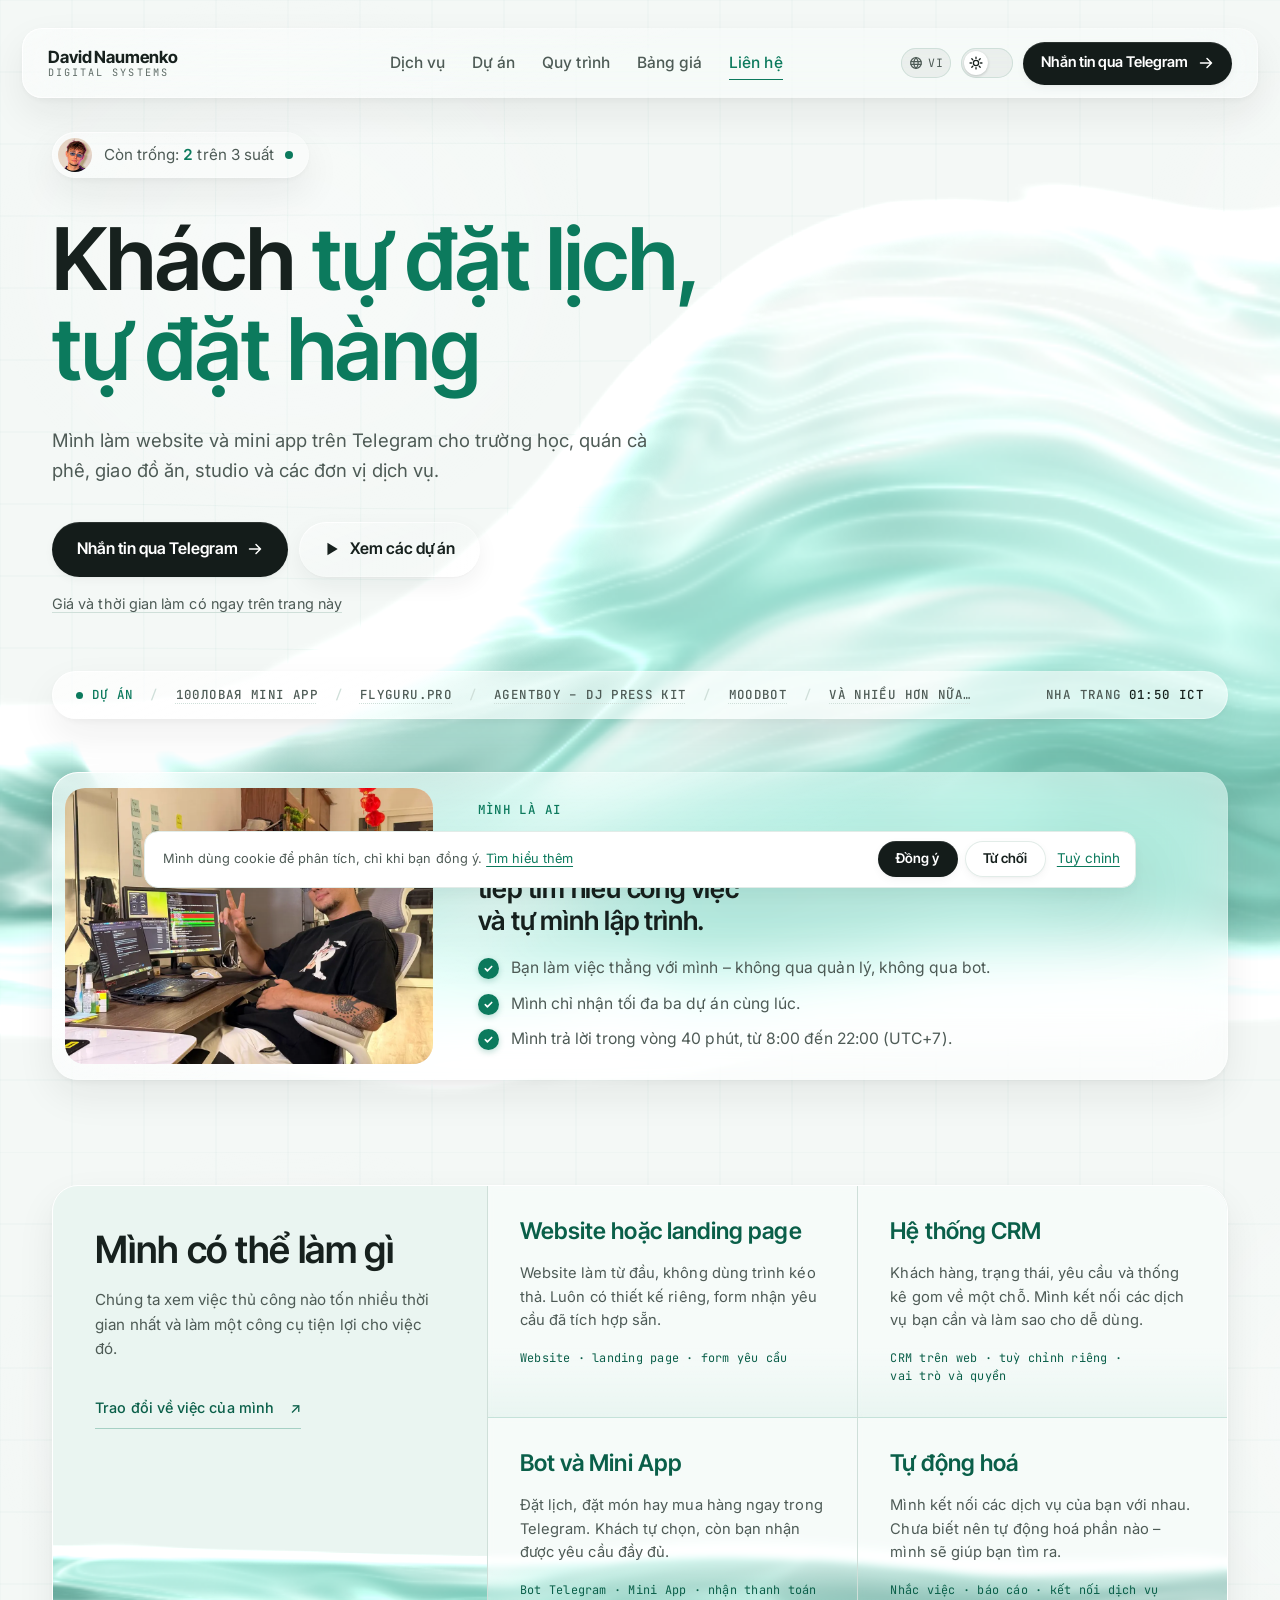
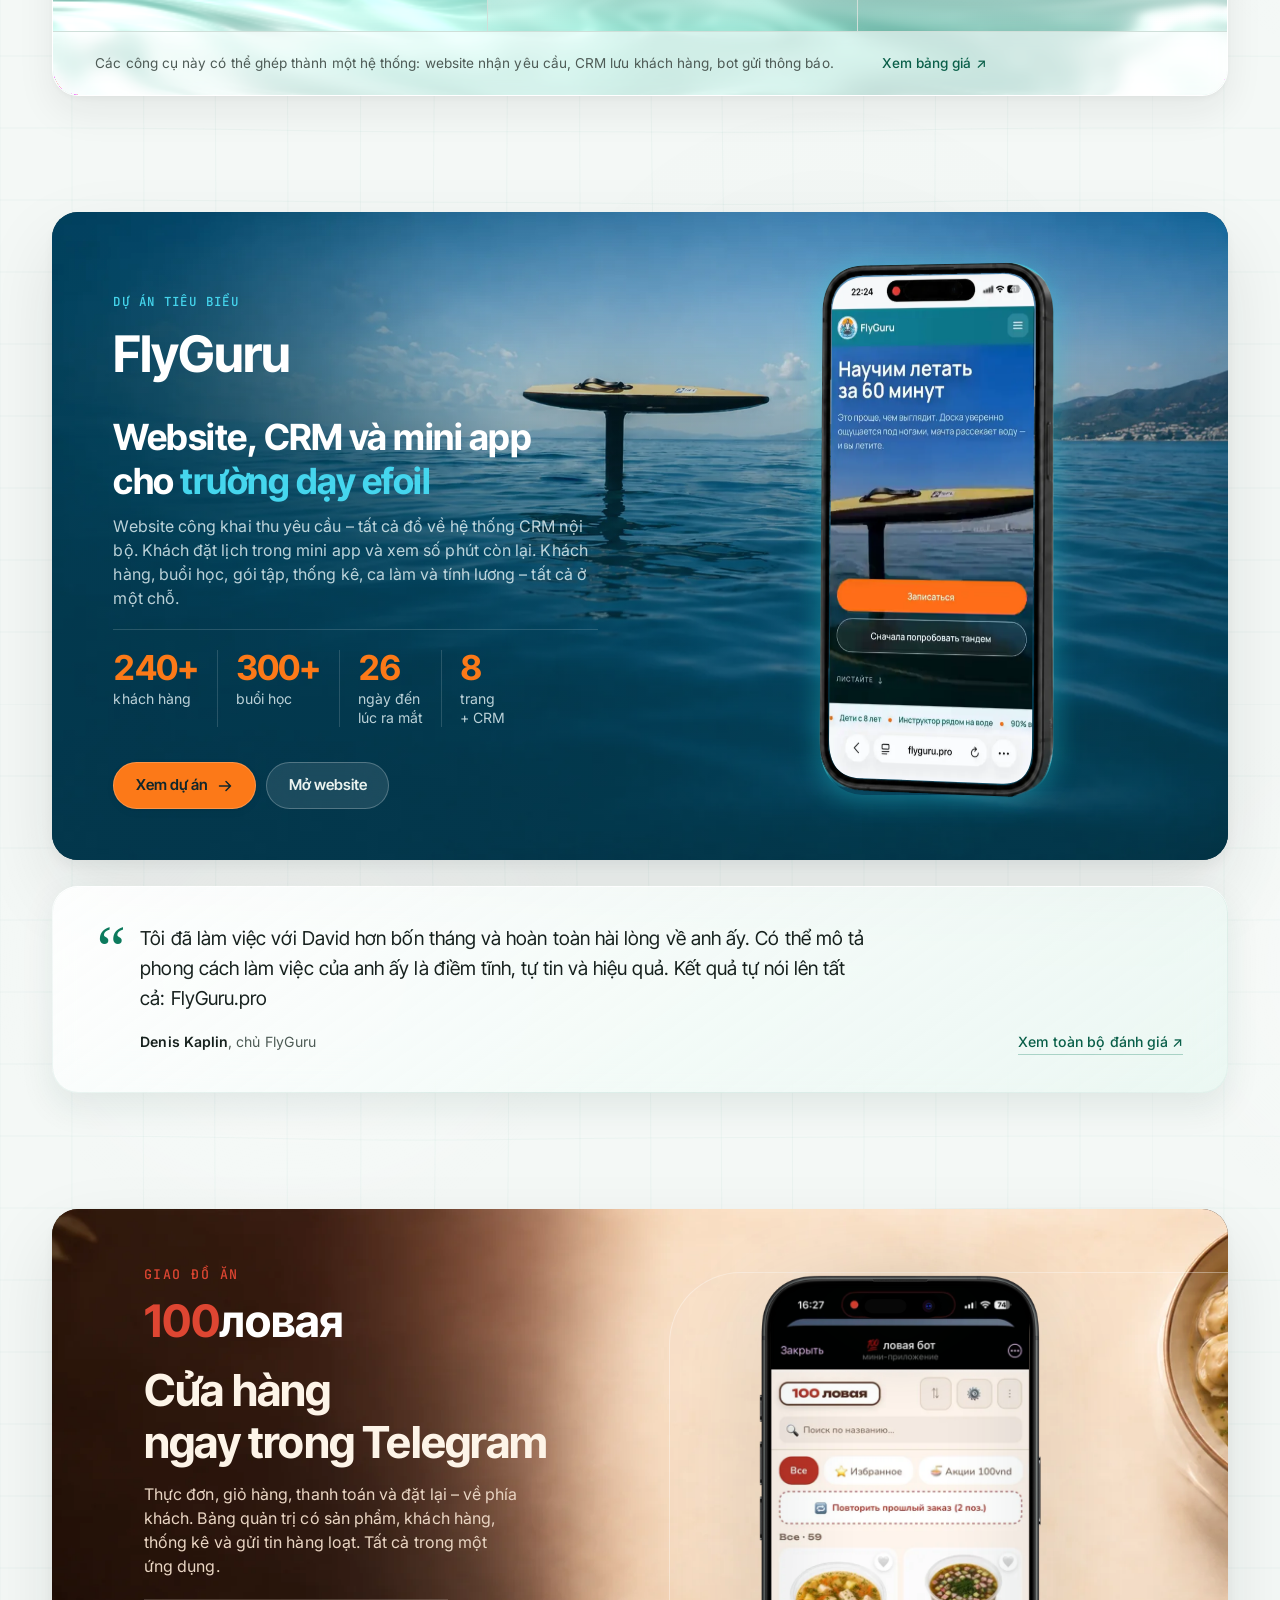
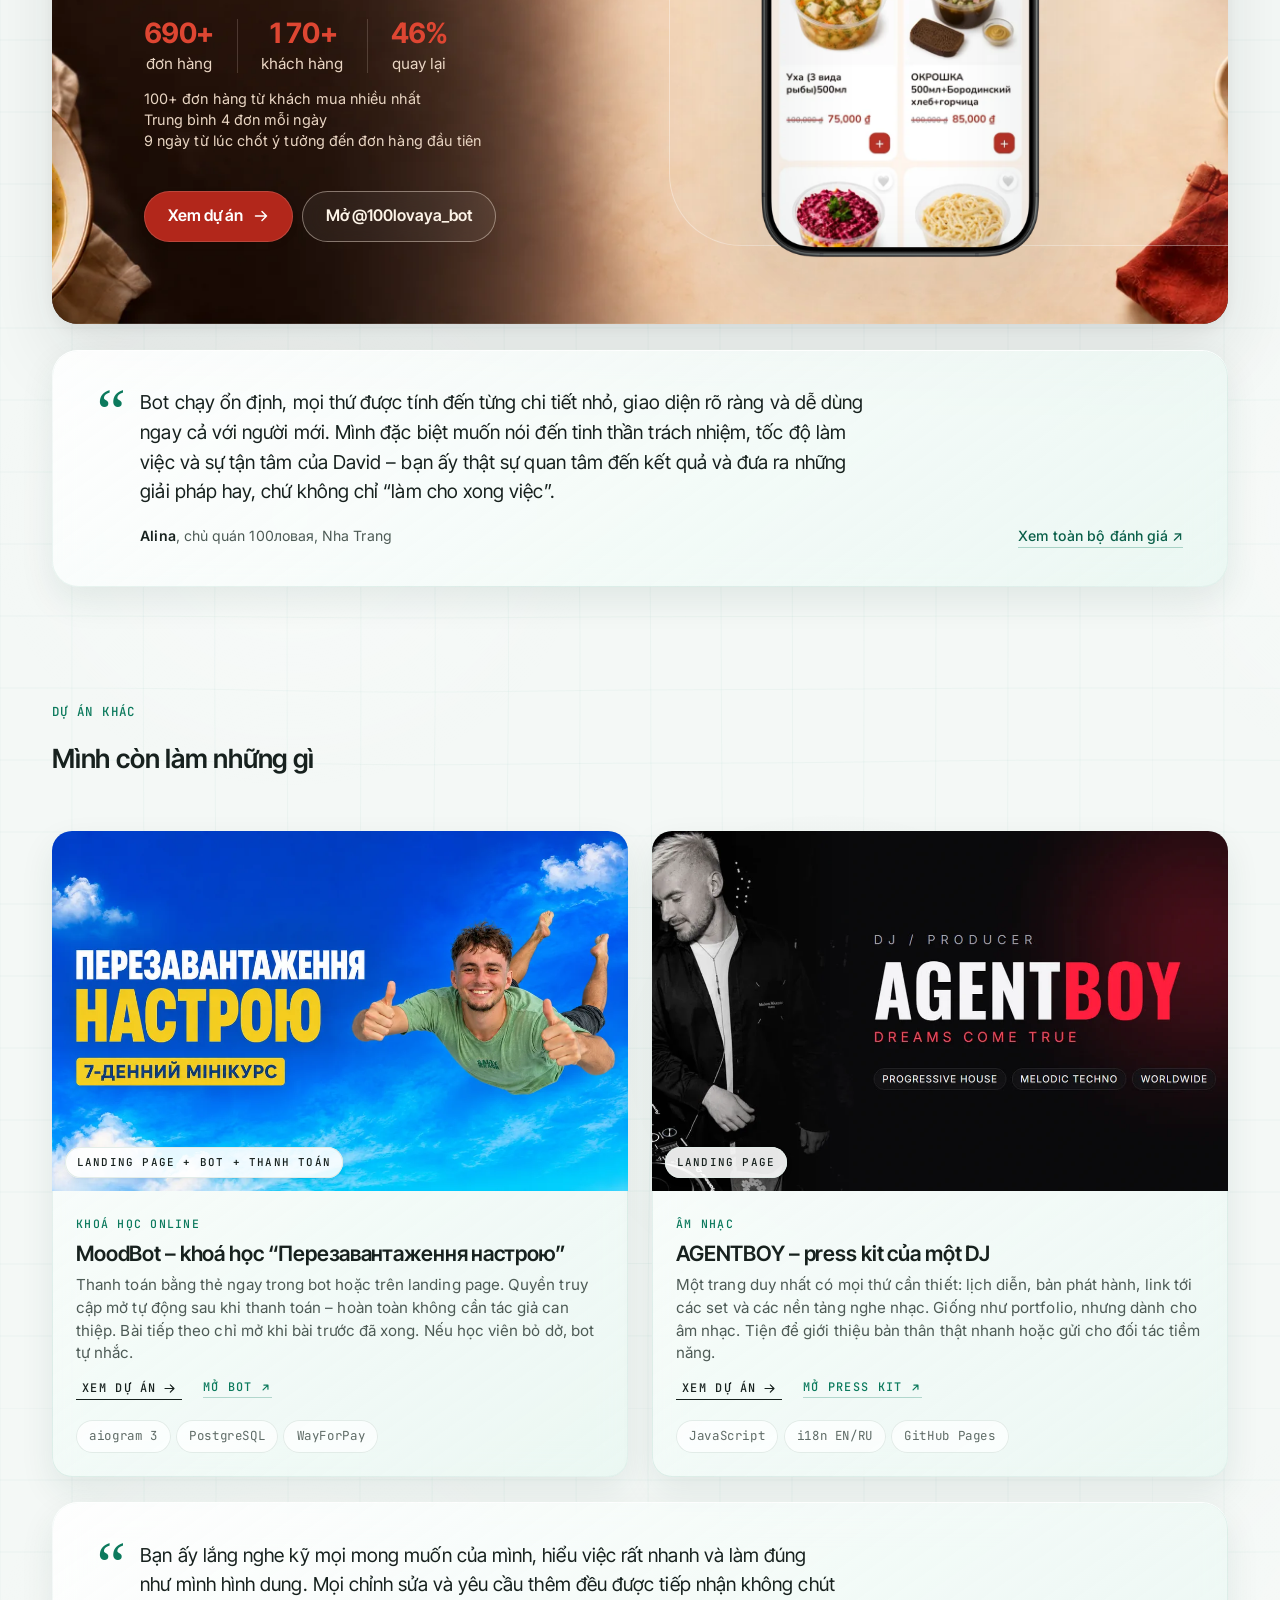
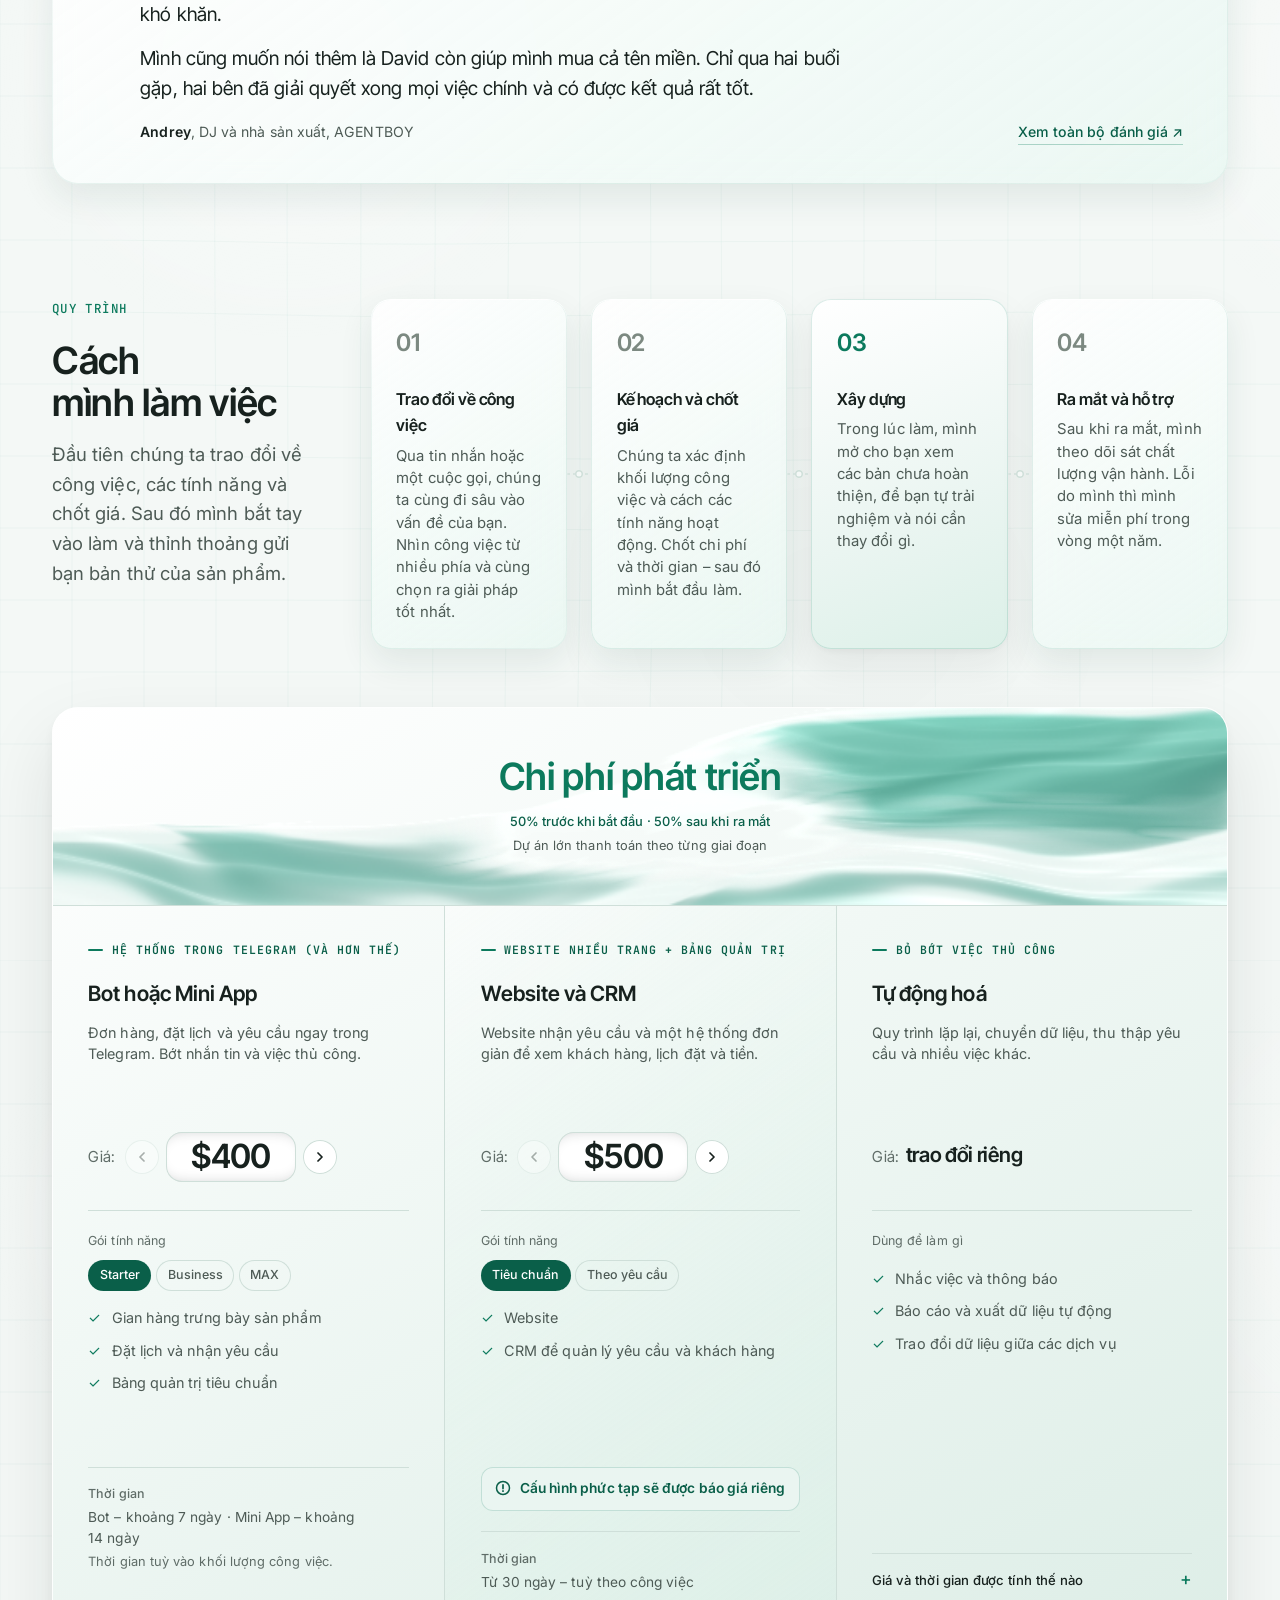
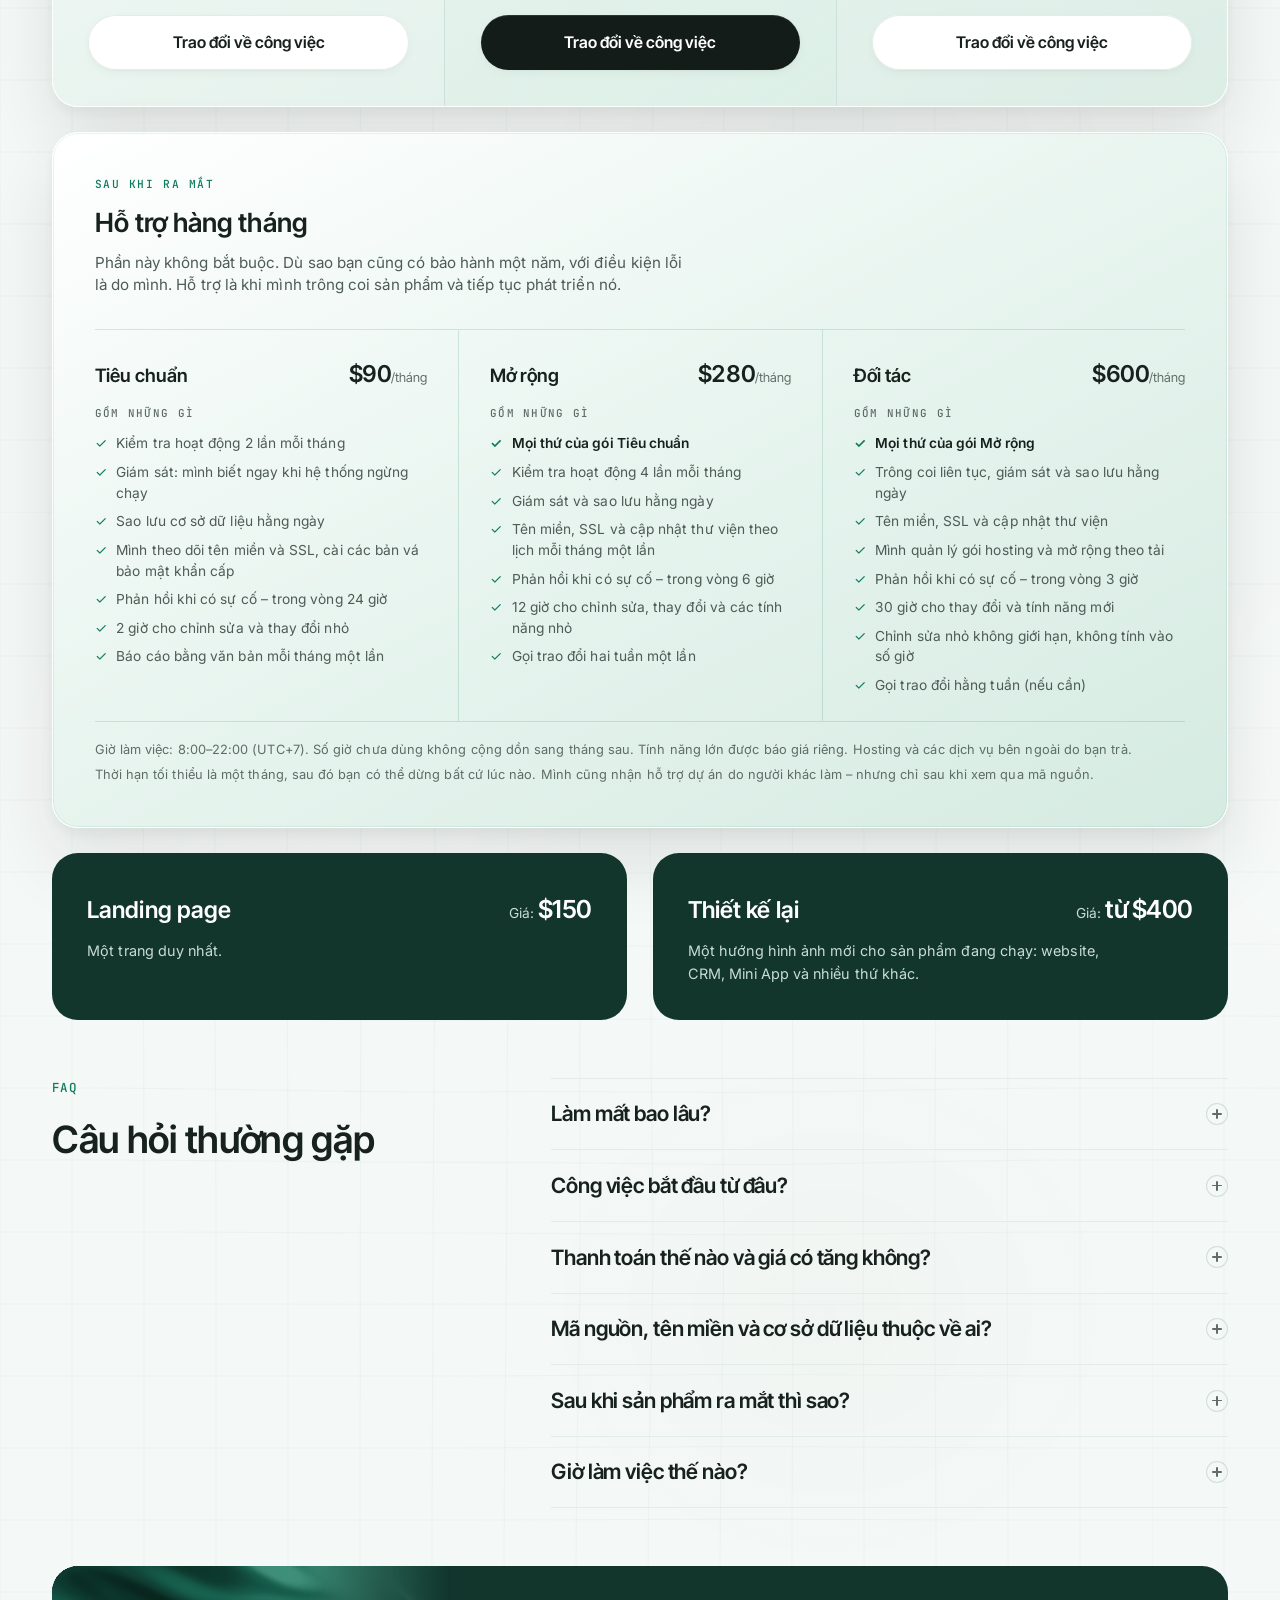
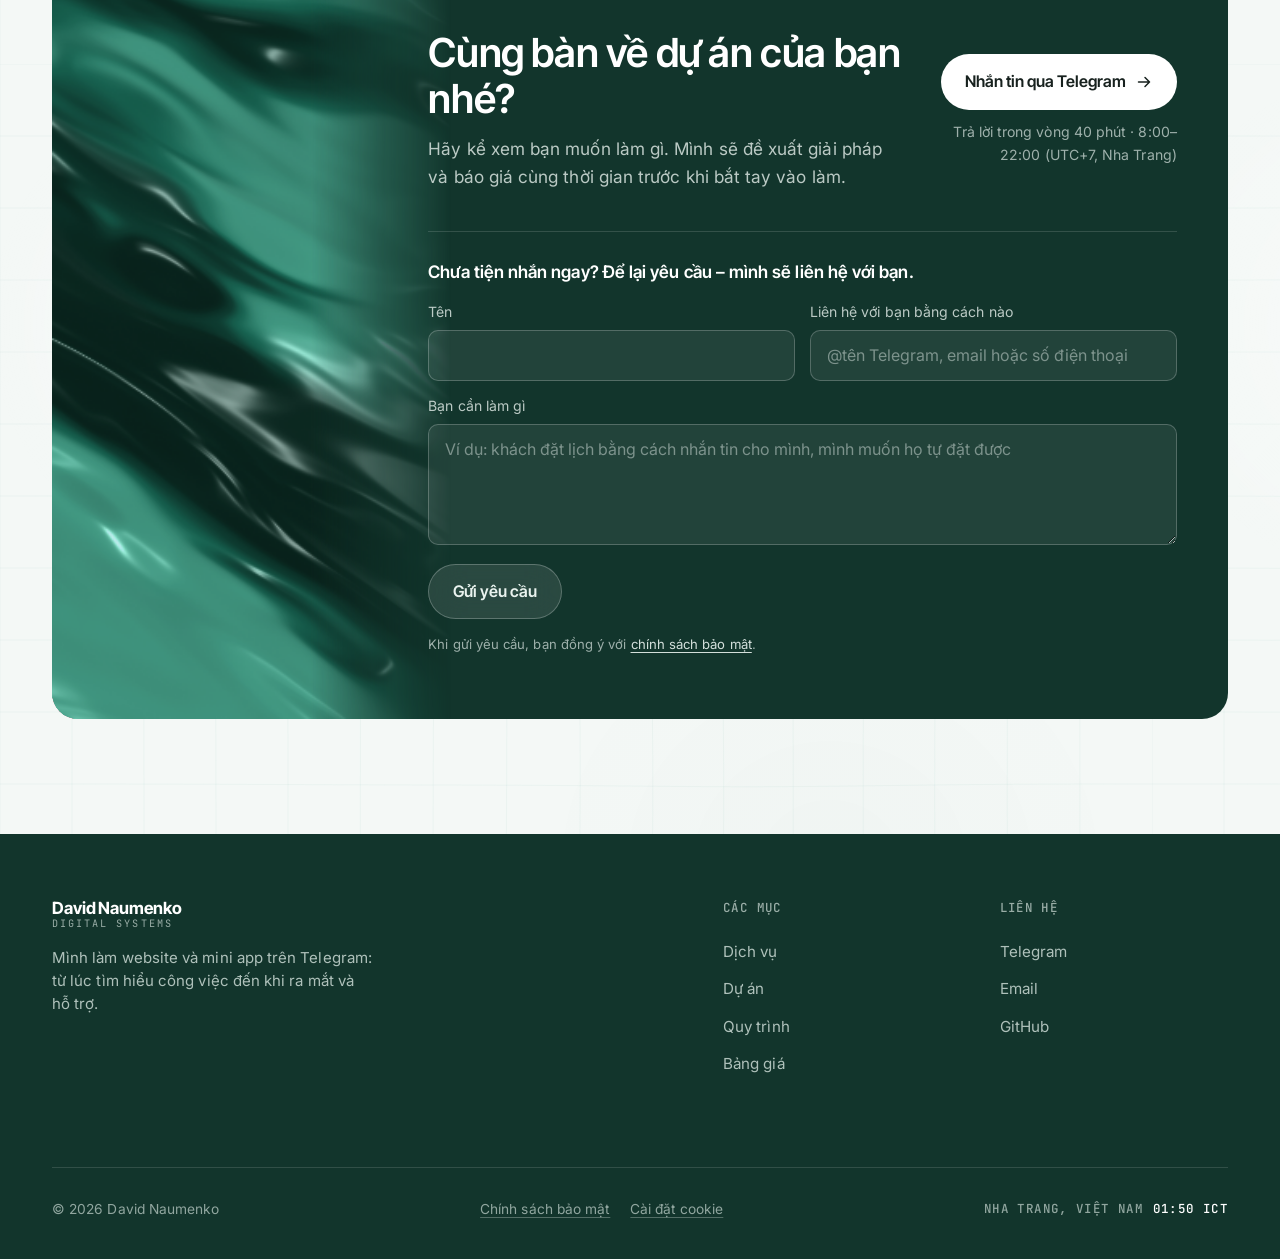
<file: vi/index.html>
<!doctype html>
<!-- Страница собрана автоматически: node build.js.
     Править надо index.html (вёрстка и русский текст) и i18n/vi.json (перевод),
     а не этот файл – следующая сборка перезапишет его. -->
<html lang="vi">
<head>
<meta charset="utf-8">
<meta name="viewport" content="width=device-width, initial-scale=1">
<title>David Naumenko: website và mini app trên Telegram</title>
<meta name="description" content="Khách tự đặt lịch, tự đặt hàng: mình làm website và mini app trên Telegram cho trường học, quán cà phê, giao đồ ăn, studio và các đơn vị dịch vụ.">

<link rel="icon" type="image/png" sizes="32x32" href="/assets/img/favicon-32.png">
<link rel="icon" type="image/png" sizes="192x192" href="/assets/img/favicon-192.png">
<link rel="apple-touch-icon" href="/assets/img/apple-touch-icon.png">
<meta name="theme-color" content="#0C7A5D">
<!-- Тема ставится до первой отрисовки: выбор переключателя, если он был,
     иначе настройка системы. Позже – уже вспышка светлой страницы.
     Тот же скрипт стоит в privacy.html. -->
<script>
(function () {
  var s = null;
  try { s = localStorage.getItem('dn_scheme'); } catch (e) {}
  if (s !== 'light' && s !== 'dark') s = matchMedia('(prefers-color-scheme: dark)').matches ? 'dark' : 'light';
  document.documentElement.setAttribute('data-scheme', s);
  if (s === 'dark') document.querySelector('meta[name="theme-color"]').content = '#1E2334';
})();
</script>

<!-- превью ссылки в Telegram и соцсетях. Адреса обязаны быть абсолютными.
     Исходник картинки – documents/og/og-final.html (локально). Telegram
     кэширует превью – после замены картинки сбросить его через @WebpageBot. -->
<link rel="canonical" href="https://davidnaumenko.com/vi/">
<!-- Перевод ещё не вычитан носителем: страницу не индексируем и
     не ставим в hreflang. Снять вместе с draft в i18n/config.js. -->
<meta name="robots" content="noindex, follow">
<!-- Версии страницы на других языках. Блок между метками i18n:alts
     собирает build.js по i18n/config.js; x-default ведёт на русскую. -->
<!-- i18n:alts -->
<link rel="alternate" hreflang="ru" href="https://davidnaumenko.com/">
<link rel="alternate" hreflang="uk" href="https://davidnaumenko.com/uk/">
<link rel="alternate" hreflang="en" href="https://davidnaumenko.com/en/">
<link rel="alternate" hreflang="x-default" href="https://davidnaumenko.com/">
<meta property="og:locale:alternate" content="ru_RU">
<meta property="og:locale:alternate" content="uk_UA">
<meta property="og:locale:alternate" content="en_US">
<!-- /i18n:alts -->
<meta property="og:type" content="website">
<meta property="og:site_name" content="David Naumenko">
<meta property="og:locale" content="vi_VN">
<meta property="og:url" content="https://davidnaumenko.com/vi/">
<meta property="og:title" content="David Naumenko: website và mini app trên Telegram">
<meta property="og:description" content="Khách tự đặt lịch, tự đặt hàng: mình làm website và mini app trên Telegram cho trường học, quán cà phê, giao đồ ăn, studio và các đơn vị dịch vụ.">
<meta property="og:image" content="https://davidnaumenko.com/assets/img/og.jpg">
<meta property="og:image:width" content="1200">
<meta property="og:image:height" content="630">
<meta property="og:image:alt" content="David Naumenko: khách tự đặt lịch, tự đặt hàng. Màn hình CRM FlyGuru và Mini App 100ловая">
<meta name="twitter:card" content="summary_large_image">

<link rel="preconnect" href="https://fonts.googleapis.com">
<link rel="preconnect" href="https://fonts.gstatic.com" crossorigin>
<link href="https://fonts.googleapis.com/css2?family=Inter+Tight:wght@500;600;700&family=Inter:wght@400;500;600&family=JetBrains+Mono:wght@400;500&display=swap" rel="stylesheet">
<link rel="stylesheet" href="/style.css">
</head>
<body>

<!-- вода первого экрана: WebGL, уходит вместе с hero -->
<canvas class="water water--hero" id="water-hero" aria-hidden="true"></canvas>

<a class="skip" href="#main">Đến nội dung</a>

<header class="header" id="header">
  <div class="header__inner">
    <a class="brand" href="#top">
      <span class="brand__name">David Naumenko</span>
      <span class="brand__role">digital systems</span>
    </a>

    <nav class="nav" aria-label="Điều hướng chính">
      <a href="#solutions" class="nav__link">Dịch vụ</a>
      <a href="#work" class="nav__link">Dự án</a>
      <a href="#process" class="nav__link">Quy trình</a>
      <a href="#pricing" class="nav__link">Bảng giá</a>
      <a href="#contact" class="nav__link">Liên hệ</a>
    </nav>

    <div class="header__actions">
      <!-- Язык сайта. Каждый язык – отдельная страница (/uk/, /en/), поэтому
           здесь обычные ссылки: переключатель работает и без JS. Список между
           метками i18n:langs собирает build.js по i18n/config.js – руками его
           не правят: добавьте язык в конфиг и прогоните `node build.js`. -->
      <details class="lang" data-lang>
        <summary class="lang__sum" aria-label="Ngôn ngữ trang web">
          <svg class="lang__globe" viewBox="0 0 16 16" fill="none" aria-hidden="true"><circle cx="8" cy="8" r="6.1" stroke="currentColor" stroke-width="1.4"/><path d="M8 1.9c1.6 1.7 2.5 3.8 2.5 6.1S9.6 12.4 8 14.1C6.4 12.4 5.5 10.3 5.5 8S6.4 3.6 8 1.9Z" stroke="currentColor" stroke-width="1.4"/><path d="M2.3 6.4h11.4M2.3 9.6h11.4" stroke="currentColor" stroke-width="1.4" stroke-linecap="round"/></svg>
          <span class="lang__cur" data-lang-cur>VI</span>
        </summary>
        <ul class="lang__menu" role="list">
          <!-- i18n:langs -->
          <li><a class="lang__item" href="/" hreflang="ru" data-lang-to="ru"><b>RU</b>Русский</a></li>
          <li><a class="lang__item" href="/uk/" hreflang="uk" data-lang-to="uk"><b>UK</b>Українська</a></li>
          <li><a class="lang__item" href="/en/" hreflang="en" data-lang-to="en"><b>EN</b>English</a></li>
          <li><a class="lang__item" href="/vi/" hreflang="vi" data-lang-to="vi" aria-current="true"><b>VI</b>Tiếng Việt</a></li>
          <!-- /i18n:langs -->
        </ul>
      </details>
      <!-- Переключатель темы (script.js, «тема»): aria-pressed="true" – тёмная. -->
      <button class="scheme" type="button" aria-label="Giao diện tối" aria-pressed="false">
        <span class="scheme__knob" aria-hidden="true">
          <svg class="scheme__sun" viewBox="0 0 16 16" fill="none"><circle cx="8" cy="8" r="3" stroke="currentColor" stroke-width="1.5"/><path d="M8 1.2v1.6M8 13.2v1.6M1.2 8h1.6M13.2 8h1.6M3.2 3.2l1.1 1.1M11.7 11.7l1.1 1.1M3.2 12.8l1.1-1.1M11.7 4.3l1.1-1.1" stroke="currentColor" stroke-width="1.5" stroke-linecap="round"/></svg>
          <svg class="scheme__moon" viewBox="0 0 16 16" fill="none"><path d="M13.6 9.9A5.9 5.9 0 0 1 6.1 2.4a5.9 5.9 0 1 0 7.5 7.5Z" stroke="currentColor" stroke-width="1.5" stroke-linejoin="round"/></svg>
        </span>
      </button>
      <a href="https://t.me/davidnaumenko" class="btn btn--primary btn--sm" target="_blank" rel="noopener">
        Nhắn tin qua Telegram
        <svg viewBox="0 0 16 16" fill="none" aria-hidden="true"><path d="M2.5 8h11m0 0L9 3.5M13.5 8L9 12.5" stroke="currentColor" stroke-width="1.5" stroke-linecap="round" stroke-linejoin="round"/></svg>
      </a>
      <button class="burger" type="button" aria-label="Menu" aria-expanded="false" aria-controls="sheet">
        <span></span><span></span>
      </button>
    </div>
  </div>
</header>

<div class="sheet" id="sheet" hidden>
  <nav class="sheet__nav" aria-label="Điều hướng trên điện thoại">
    <a href="#solutions">Dịch vụ</a>
    <a href="#work">Dự án</a>
    <a href="#process">Quy trình</a>
    <a href="#pricing">Bảng giá</a>
    <a href="#contact">Liên hệ</a>
  </nav>
  <a href="https://t.me/davidnaumenko" class="btn btn--primary btn--block" target="_blank" rel="noopener">Nhắn tin qua Telegram</a>
</div>

<main id="main">

<!-- ============================================================
     BLOCK 01 – HERO
     ============================================================ -->
<section class="hero" id="top">
  <div class="wrap hero__grid">

    <div class="hero__main">
      <div class="hero__status rise" style="--i:0">
        <!-- Свободные слоты. Обновляйте data-slots (3/2/1/0) и текст подписи.
             Атрибут задаёт цвет цифры и точки:
             3–2 – зелёный, 1 – оранжевый, 0 – красный. -->
        <span class="pill glass" data-slots="2">
          <img class="pill__ava" src="/assets/img/david-portrait.jpg" alt="David Naumenko" width="34" height="34" loading="eager">
          <span>Còn trống: <b>2</b> trên 3 suất</span>
          <span class="pill__dot" aria-hidden="true"></span>
        </span>
      </div>

      <!-- заголовок: результат для клиента, подзаголовок: что делаю и для кого.
           Текст согласован Давидом 02.11.2026; при смене текста поправить meta и og:description. -->
      <h1 class="hero__title rise" style="--i:1">
        Khách <em>tự đặt lịch, tự&nbsp;đặt hàng</em>
      </h1>

      <p class="hero__lead measure rise" style="--i:2">
        Mình làm website và mini app trên Telegram cho trường học, quán cà phê, giao đồ ăn, studio và các đơn vị dịch vụ.
      </p>

      <div class="hero__cta rise" style="--i:3">
        <a href="https://t.me/davidnaumenko" class="btn btn--primary" target="_blank" rel="noopener">
          Nhắn tin qua Telegram
          <svg viewBox="0 0 16 16" fill="none" aria-hidden="true"><path d="M2.5 8h11m0 0L9 3.5M13.5 8L9 12.5" stroke="currentColor" stroke-width="1.5" stroke-linecap="round" stroke-linejoin="round"/></svg>
        </a>
        <a href="#work" class="btn btn--ghost">
          <svg class="btn__play" viewBox="0 0 14 14" aria-hidden="true"><path d="M3 1.6l9 5.4-9 5.4V1.6z" fill="currentColor"/></svg>
          Xem các dự án
        </a>
      </div>

      <p class="hero__price rise" style="--i:4"><a href="#pricing">Giá và thời gian làm có ngay trên trang này</a></p>

    </div>

    <!-- статус-рейл: список работающих сейчас проектов и живые часы Нячанга.
         Название проекта открывает окно его кейса (data-case), href – запасной
         путь без скрипта. -->
    <div class="rail rise" style="--i:4">
      <div class="rail__inner glass">
        <span class="rail__live">
          <span class="rail__dot" aria-hidden="true"></span>
          Dự án
        </span>
        <span class="rail__sep" aria-hidden="true">/</span>
        <a class="rail__item rail__val rail__link" href="#case-100lovaya" data-case="100lovaya">100ловая Mini App</a>
        <span class="rail__sep" aria-hidden="true">/</span>
        <a class="rail__item rail__val rail__link" href="#case-flyguru" data-case="flyguru">flyguru.pro</a>
        <span class="rail__sep" aria-hidden="true">/</span>
        <a class="rail__item rail__val rail__link" href="#case-agentboy" data-case="agentboy">AgentBoy – DJ Press Kit</a>
        <span class="rail__sep" aria-hidden="true">/</span>
        <a class="rail__item rail__val rail__link" href="#case-mood" data-case="mood">MoodBot</a>
        <span class="rail__sep" aria-hidden="true">/</span>
        <a class="rail__item rail__link" href="#works">và nhiều hơn nữa…</a>
        <span class="rail__item rail__time">Nha Trang<span class="rail__val rail__clock" data-clock>–</span></span>
      </div>
    </div>

  </div>
</section>

<!-- ============================================================
     BLOCK 02 – КТО ДЕЛАЕТ
     Короткий блок доверия между hero и первым кейсом: кто ведёт
     проект и почему слотов мало. Не биография – читается за 5–10 секунд.
     ============================================================ -->
<section class="author">
  <div class="wrap">
    <div class="author__card glass glass--solid reveal">
      <div class="author__photo">
        <img src="/assets/img/david-desk.webp"
             alt="David tại bàn làm việc: laptop, màn hình hiện code, giấy nhớ ghi việc của các dự án"
             width="1080" height="810" loading="lazy" decoding="async">
      </div>
      <div class="author__text">
        <p class="label mono">Mình là ai</p>
        <h2 class="h2 h2--sm author__h">Mình tên là David. Mình&nbsp;trực tiếp tìm hiểu công việc và&nbsp;tự mình lập trình.</h2>
        <ul class="author__list" role="list">
          <li><span class="tick" aria-hidden="true"><svg viewBox="0 0 12 12" fill="none"><path d="M2.5 6.2l2.3 2.3L9.5 3.8" stroke="currentColor" stroke-width="1.8" stroke-linecap="round" stroke-linejoin="round"/></svg></span>Bạn làm việc thẳng với mình – không qua quản lý, không qua bot.</li>
          <li><span class="tick" aria-hidden="true"><svg viewBox="0 0 12 12" fill="none"><path d="M2.5 6.2l2.3 2.3L9.5 3.8" stroke="currentColor" stroke-width="1.8" stroke-linecap="round" stroke-linejoin="round"/></svg></span>Mình chỉ nhận tối đa ba dự án cùng lúc.</li>
          <li><span class="tick" aria-hidden="true"><svg viewBox="0 0 12 12" fill="none"><path d="M2.5 6.2l2.3 2.3L9.5 3.8" stroke="currentColor" stroke-width="1.8" stroke-linecap="round" stroke-linejoin="round"/></svg></span>Mình trả lời trong vòng 40&nbsp;phút, từ&nbsp;8:00 đến&nbsp;22:00 (UTC+7).</li>
        </ul>
      </div>
    </div>
  </div>
</section>

<!-- ============================================================
     BLOCK 03 – СИСТЕМЫ
     ============================================================ -->
<section class="solutions" id="solutions">
  <div class="wrap">
    <div class="solutions__panel">
      <canvas class="water water--accent solutions__water" data-flow="basin" aria-hidden="true"></canvas>
      <header class="solutions__head reveal">
        <h2 class="h2">Mình có thể làm gì</h2>
        <p class="solutions__intro">Chúng ta xem việc thủ công nào tốn nhiều thời gian nhất và làm một công cụ tiện lợi cho việc đó.</p>
        <a href="https://t.me/davidnaumenko" class="solutions__link" target="_blank" rel="noopener">Trao đổi về việc của mình <span aria-hidden="true">↗</span></a>
      </header>
      <div class="sol">
        <article class="sol__card reveal">
          <h3 class="sol__h">Website hoặc landing page</h3>
          <p>Website làm từ đầu, không dùng trình kéo thả. Luôn có thiết kế riêng, form nhận yêu cầu đã tích hợp sẵn.</p>
          <p class="sol__how">Website&nbsp;· landing&nbsp;page&nbsp;· form&nbsp;yêu&nbsp;cầu</p>
        </article>
        <article class="sol__card reveal">
          <h3 class="sol__h">Hệ thống CRM</h3>
          <p>Khách hàng, trạng thái, yêu cầu và thống kê gom về một chỗ. Mình kết nối các dịch vụ bạn cần và làm sao cho dễ dùng.</p>
          <p class="sol__how">CRM&nbsp;trên&nbsp;web&nbsp;· tuỳ&nbsp;chỉnh&nbsp;riêng&nbsp;· vai&nbsp;trò&nbsp;và&nbsp;quyền</p>
        </article>
        <article class="sol__card reveal">
          <h3 class="sol__h">Bot và Mini App</h3>
          <p>Đặt lịch, đặt món hay mua hàng ngay trong Telegram. Khách tự chọn, còn bạn nhận được yêu cầu đầy đủ.</p>
          <p class="sol__how">Bot&nbsp;Telegram&nbsp;· Mini&nbsp;App&nbsp;· nhận&nbsp;thanh&nbsp;toán</p>
        </article>
        <article class="sol__card reveal">
          <h3 class="sol__h">Tự động hoá</h3>
          <p>Mình kết nối các dịch vụ của bạn với nhau. Chưa biết nên tự động hoá phần nào – mình sẽ giúp bạn tìm ra.</p>
          <p class="sol__how">Nhắc&nbsp;việc&nbsp;· báo&nbsp;cáo&nbsp;· kết&nbsp;nối&nbsp;dịch&nbsp;vụ</p>
        </article>
      </div>
      <p class="sol__note reveal">Các công cụ này có thể ghép thành một hệ thống: website nhận yêu cầu, CRM lưu khách hàng, bot gửi thông báo. <a href="#pricing">Xem bảng giá <span aria-hidden="true">↗</span></a></p>
    </div>
  </div>
</section>

<!-- ============================================================
     BLOCK 04 – FLAGSHIP
     ============================================================ -->
<section class="flagship" id="work">
  <div class="wrap">

    <!-- Кейс одной карточкой-героем: фото воды клиента на фон, 3D-мокап
         телефона справа. Мокап – PNG с ДЫРКОЙ в альфе на месте экрана,
         поэтому видео лежит под ним и видно в вырезе; так же сделан
         плоский мокап в блоке 100ловой.
         Вырез не прямоугольник: телефон повёрнут по Y примерно на 29°,
         правая грань выше левой на 2.5%. Поэтому видео ставится не
         процентами, а гомографией – см. .fgh__screen в style.css. -->
    <article class="fgh case--flyguru reveal">
      <img class="fgh__bg" src="/assets/img/flyguru-hero-bg.webp" alt=""
           aria-hidden="true" width="1672" height="941" loading="lazy" decoding="async">
      <div class="fgh__scrim" aria-hidden="true"></div>

      <div class="fgh__text">
        <p class="label mono">Dự án tiêu biểu</p>
        <h2 class="fgh__title">FlyGuru</h2>
        <p class="fgh__sub">Website, CRM và mini app <br>cho <em>trường dạy efoil</em></p>
        <p class="fgh__lead">
          Website công khai thu yêu cầu – tất cả đổ về hệ thống CRM nội bộ. Khách đặt lịch trong mini app và xem số phút còn lại. Khách hàng, buổi học, gói tập, thống kê, ca làm và tính lương – tất cả ở một chỗ.
        </p>

        <!-- клиенты и занятия – из боевой базы школы (Supabase); 26 дней – от первой
             строки кода (6 июля) до полного перехода школы на CRM (1 августа); 8 страниц сайта – со слов Давида.
             Подписи из двух слов переносятся вручную: иначе ширина колонки
             считается по всей строке и на 1024 цифры жмутся к разделителям -->
        <ul class="fgh__nums" role="list">
          <li class="fgh__stat"><span class="fgh__num">240+</span><span class="fgh__cap">khách hàng</span></li>
          <li class="fgh__stat"><span class="fgh__num">300+</span><span class="fgh__cap">buổi học</span></li>
          <li class="fgh__stat"><span class="fgh__num">26</span><span class="fgh__cap">ngày đến <br>lúc ra mắt</span></li>
          <li class="fgh__stat"><span class="fgh__num">8</span><span class="fgh__cap">trang <br>+&nbsp;CRM</span></li>
        </ul>

        <!-- «Смотреть кейс» открывает окно кейса (шаблон ниже), «Нужна такая
             же система» переехала в само окно – туда, где интерес выше всего -->
        <div class="fgh__acts">
          <button type="button" class="btn btn--brand" data-case="flyguru">
            Xem dự án
            <svg viewBox="0 0 16 16" fill="none" aria-hidden="true"><path d="M2.5 8h11m0 0L9 3.5M13.5 8L9 12.5" stroke="currentColor" stroke-width="1.5" stroke-linecap="round" stroke-linejoin="round"/></svg>
          </button>
          <a href="https://www.flyguru.pro" class="btn btn--on-dark" target="_blank" rel="noopener">Mở website</a>
        </div>
      </div>

      <div class="fgh__phone">
        <div class="fgh__stage">
          <!-- SVG-маски экрана и корпуса используют канву 1151×1366.
               Видео остаётся с запасом под рамкой; маска скругляет углы. -->
          <div class="fgh__screenclip">
            <video class="fgh__screen shot--video"
                   src="/assets/video/flyguru-hero.mp4"
                   poster="/assets/img/flyguru-hero-poster.webp"
                   autoplay muted loop playsinline preload="none"
                   aria-label="Bản ghi màn hình flyguru.pro trên điện thoại"></video>
          </div>
          <img class="fgh__frame" src="/assets/img/iphone-3d.webp" alt=""
               aria-hidden="true" width="1151" height="1366" loading="lazy" decoding="async">
          <button type="button" class="fgh__open" data-case="flyguru" tabindex="-1" aria-hidden="true"></button>
        </div>
      </div>
    </article>

    <!-- Отзыв владельца FlyGuru – дословно, целиком
         (исходник photo_video/flyguru_отзыв.png, скрин – по ссылке). -->
    <figure class="review glass glass--plate reveal">
      <blockquote class="review__text">
        <p>Tôi đã làm việc với David hơn bốn tháng và hoàn toàn hài lòng về anh ấy. Có thể mô tả phong cách làm việc của anh ấy là điềm tĩnh, tự tin và hiệu quả. Kết quả tự nói lên tất cả: FlyGuru.pro</p>
      </blockquote>
      <figcaption class="review__who">
        <span><strong>Denis Kaplin</strong>, chủ FlyGuru</span>
        <a href="/assets/img/reviews/flyguru-review.webp" class="review__src" target="_blank" rel="noopener">Xem toàn bộ đánh giá <span aria-hidden="true">↗</span></a>
      </figcaption>
    </figure>

    <!-- Окно кейса FlyGuru. Тексты – documents/текст под кейсы.txt (16.09.2026), цифры:
         249 клиентов и 300 занятий на 02.11.2026 (данные Давида), на странице с округлением вниз.
         Подписи к скринам: название экрана всегда, описание – только если оно
         про важную функцию, а не пересказ того, что и так видно на кадре. -->
    <template id="case-flyguru" data-theme="flyguru">
      <div class="cv__id">
        <h2 class="cv__title" id="cv-title-flyguru">FlyGuru</h2>
        <p class="cv__sub">Website, CRM và mini app cho trường dạy efoil ở Nha Trang</p>
      </div>

      <section class="cv__gal" aria-label="Màn hình của dự án">
        <div class="cv__track">
      <figure class="cv__slide" data-chapter="Website">
        <picture>
          <img src="/assets/img/cases/flyguru/home-phone.webp" width="900" height="1957" alt="Trang chủ flyguru.pro trên điện thoại" loading="lazy" decoding="async">
        </picture>
        <figcaption><b>Trang chủ</b>Nút đặt lịch luôn nằm dưới cùng, ngay tầm ngón tay.</figcaption>
      </figure>
      <figure class="cv__slide" data-chapter="Website">
        <picture>
          <img src="/assets/img/cases/flyguru/learn-phone.webp" width="900" height="1957" alt="Trang khoá học trên điện thoại" loading="lazy" decoding="async">
        </picture>
        <figcaption><b>Khoá học</b></figcaption>
      </figure>
      <figure class="cv__slide" data-chapter="Website">
        <picture>
          <img src="/assets/img/cases/flyguru/lesson-steps-pc.webp" width="1892" height="860" alt="Mục “Buổi học từng bước” trên máy tính" loading="lazy" decoding="async">
        </picture>
        <figcaption><b>Khoá học</b></figcaption>
      </figure>
      <figure class="cv__slide" data-chapter="Website">
        <picture>
          <source media="(max-width: 859px)" srcset="/assets/img/cases/flyguru/prices-phone.webp" width="900" height="1957">
          <img src="/assets/img/cases/flyguru/prices-pc.webp" width="1892" height="862" alt="Bảng giá trên máy tính" loading="lazy" decoding="async">
        </picture>
        <figcaption><b>Bảng giá</b>Giảm giá theo link của cộng tác viên hiện ngay trong giá.</figcaption>
      </figure>
      <figure class="cv__slide" data-chapter="Website">
        <picture>
          <img src="/assets/img/cases/flyguru/shop-pc.webp" width="1897" height="862" alt="Mục cửa hàng và câu hỏi thường gặp" loading="lazy" decoding="async">
        </picture>
        <figcaption><b>Trang chủ: cửa hàng và câu hỏi</b></figcaption>
      </figure>
      <figure class="cv__slide" data-chapter="Website">
        <picture>
          <img src="/assets/img/cases/flyguru/booking-phone.webp" width="900" height="1957" alt="Form đặt lịch trên điện thoại" loading="lazy" decoding="async">
        </picture>
        <figcaption><b>Đặt lịch</b>Yêu cầu về thẳng trang quản trị và bot Telegram.</figcaption>
      </figure>
      <figure class="cv__slide" data-chapter="Mini app">
        <picture>
          <img src="/assets/img/cases/flyguru/miniapp-home-phone.webp" width="900" height="1957" alt="Màn hình chính của mini app FlyGuru" loading="lazy" decoding="async">
        </picture>
        <figcaption><b>Mini app</b>Đặt lịch, giữ chỗ và lịch sử buổi học ngay trong Telegram.</figcaption>
      </figure>
      <figure class="cv__slide" data-chapter="Mini app">
        <picture>
          <img src="/assets/img/cases/flyguru/miniapp-menu-phone.webp" width="900" height="1957" alt="Menu của khách trong mini app" loading="lazy" decoding="async">
        </picture>
        <figcaption><b>Menu của khách</b>Mọi thứ khách cần trên một màn hình.</figcaption>
      </figure>
      <figure class="cv__slide" data-chapter="Mini app">
        <picture>
          <img src="/assets/img/cases/flyguru/miniapp-booking-phone.webp" width="900" height="1957" alt="Biểu mẫu đặt lịch trong mini app" loading="lazy" decoding="async">
        </picture>
        <figcaption><b>Đặt lịch</b>Ngày, giờ và dịch vụ, phần còn lại trường sẽ xác nhận.</figcaption>
      </figure>
      <figure class="cv__slide" data-chapter="CRM">
        <picture>
          <img src="/assets/img/cases/flyguru/menu-phone.webp" width="900" height="1957" alt="Menu các mục của CRM trên điện thoại" loading="lazy" decoding="async">
        </picture>
        <figcaption><b>Các mục của hệ thống</b>Yêu cầu, khách hàng, lịch, gói tập, thẻ quà tặng, thống kê, lương và chi phí – trong cùng một menu.</figcaption>
      </figure>
      <figure class="cv__slide" data-chapter="CRM">
        <picture>
          <source media="(max-width: 859px)" srcset="/assets/img/cases/flyguru/clients-phone.webp" width="900" height="1957">
          <img src="/assets/img/cases/flyguru/clients-pc.webp" width="1892" height="862" alt="Danh sách khách hàng trong CRM" loading="lazy" decoding="async">
        </picture>
        <figcaption><b>Khách hàng</b>Cơ sở dữ liệu có tìm kiếm và sắp xếp theo số buổi học, số tiền đã chi, lần đến gần nhất và tuổi.</figcaption>
      </figure>
      <figure class="cv__slide" data-chapter="CRM">
        <picture>
          <source media="(max-width: 859px)" srcset="/assets/img/cases/flyguru/calendar-phone.webp" width="900" height="1957">
          <img src="/assets/img/cases/flyguru/calendar-pc.webp" width="1892" height="862" alt="Lịch ca làm và lịch đặt" loading="lazy" decoding="async">
        </picture>
        <figcaption><b>Lịch</b>Ca làm và lịch đặt theo từng ngày. Bấm vào một ngày để xem ai làm và ai đã đặt.</figcaption>
      </figure>
      <figure class="cv__slide" data-chapter="CRM">
        <picture>
          <source media="(max-width: 859px)" srcset="/assets/img/cases/flyguru/sessions-phone.webp" width="900" height="1957">
          <img src="/assets/img/cases/flyguru/sessions-pc.webp" width="1892" height="856" alt="Danh sách buổi học trong CRM" loading="lazy" decoding="async">
        </picture>
        <figcaption><b>Buổi học</b>Mỗi lượt chơi: khách, dịch vụ, thời gian và thanh toán. Lương được tính từ chính những bản ghi này.</figcaption>
      </figure>
      <figure class="cv__slide" data-chapter="CRM">
        <picture>
          <img src="/assets/img/cases/flyguru/subscriptions-phone.webp" width="900" height="1957" alt="Gói tập trong CRM trên điện thoại" loading="lazy" decoding="async">
        </picture>
        <figcaption><b>Gói tập</b>Đã mua bao nhiêu phút và thanh toán khi nào. Số phút còn lại trừ dần sau mỗi lượt chơi.</figcaption>
      </figure>
      <figure class="cv__slide" data-chapter="CRM">
        <picture>
          <source media="(max-width: 859px)" srcset="/assets/img/cases/flyguru/salary-phone.webp" width="900" height="1957">
          <img src="/assets/img/cases/flyguru/salary-pc.webp" width="1892" height="861" alt="Tính lương cho nhân viên" loading="lazy" decoding="async">
        </picture>
        <figcaption><b>Lương</b>Mỗi người kiếm được bao nhiêu trong kỳ và còn phải trả bao nhiêu. “Cách tính” mở ra công thức.</figcaption>
      </figure>
      <figure class="cv__slide" data-chapter="CRM">
        <picture>
          <img src="/assets/img/cases/flyguru/payouts-phone.webp" width="900" height="1957" alt="Lịch sử chi trả trên điện thoại" loading="lazy" decoding="async">
        </picture>
        <figcaption><b>Lịch sử chi trả</b>Ai đã nhận, bao nhiêu và khi nào – thay cho một cuốn sổ riêng.</figcaption>
      </figure>
      <figure class="cv__slide" data-chapter="CRM">
        <picture>
          <img src="/assets/img/cases/flyguru/stats-pc.webp" width="1896" height="861" alt="Thống kê của trường" loading="lazy" decoding="async">
        </picture>
        <figcaption><b>Thống kê</b>Doanh thu theo ngày và theo nhóm, dịch vụ bán chạy, khối lượng việc của huấn luyện viên và trạng thái yêu cầu.</figcaption>
      </figure>
      <figure class="cv__slide" data-chapter="CRM">
        <picture>
          <img src="/assets/img/cases/flyguru/report-pc.webp" width="1892" height="861" alt="Báo cáo theo kỳ kèm xuất file" loading="lazy" decoding="async">
        </picture>
        <figcaption><b>Báo cáo theo kỳ</b>Doanh thu và tiền mặt đang giữ trong bất kỳ khoảng thời gian nào, kèm danh sách lượt đến xuất ra Excel.</figcaption>
      </figure>
        </div>
      </section>

      <nav class="cv__go" aria-label="Xem dự án trực tiếp">
        <a class="cv__golink cv__golink--main" href="https://www.flyguru.pro" target="_blank" rel="noopener">Mở flyguru.pro <svg viewBox="0 0 16 16" fill="none" aria-hidden="true"><path d="M5 11 11 5m0 0H6m5 0v5" stroke="currentColor" stroke-width="1.5" stroke-linecap="round" stroke-linejoin="round"/></svg></a>
        <p class="cv__gonote">Mã nguồn thuộc về trường nên không công khai</p>
      </nav>

      <section class="cv__info" aria-label="Về dự án">
        <ul class="cv__nums" role="list">
          <li><b>240+</b><span>khách hàng trong cơ sở dữ liệu của trường</span></li>
          <li><b>300+</b><span>buổi học được ghi nhận trong hệ thống</span></li>
          <li><b>26</b><span>ngày từ dòng code đầu tiên đến khi chạy thật</span></li>
          <li><b>4</b><span>trang quản trị: quản lý, huấn luyện viên, kỹ thuật, SMM</span></li>
        </ul>

        <div class="cv__grid">
          <div>
            <h3 class="cv__h mono">Yêu cầu của khách hàng</h3>
            <p class="cv__lead">Trường cần một website mang về yêu cầu đặt lịch. Họ cũng muốn một hệ thống CRM để thôi ghi chép tay vào sổ.</p>
            <p>Chủ trường muốn xem ở một chỗ: yêu cầu, lương huấn luyện viên, số phút còn lại trong gói tập, thống kê và tiền mặt đang giữ.</p>
          </div>

          <div>
            <h3 class="cv__h mono">Đã làm những gì</h3>
            <ul class="cv__list" role="list">
              <li>Website: khoá học, bay đôi, câu lạc bộ, bảng giá, đánh giá, liên hệ kèm bản đồ</li>
              <li>Yêu cầu từ website về thẳng trang quản trị và bot Telegram</li>
              <li>Telegram Mini App: khách đặt lịch và xem số phút còn lại</li>
              <li>4 trang quản trị: quản lý, huấn luyện viên, kỹ thuật, SMM</li>
              <li>Mở và đóng ca làm bằng ảnh chụp</li>
              <li>Gói tập có số phút còn lại và hạn sử dụng</li>
              <li>Thống kê: lương, chi phí, tiền mặt, dịch vụ được chọn nhiều</li>
              <li>Link giới thiệu cho cộng tác viên</li>
              <li>Xuất thống kê ra Excel</li>
            </ul>
          </div>

          <div class="cv__facts">
            <div>
              <h3 class="cv__h mono">Thời gian</h3>
              <ol class="cv__time" role="list">
                <li><time datetime="2026-07-06">6 tháng 7, 2026</time>dòng code đầu tiên</li>
                <li><time datetime="2026-08-01">1 tháng 8, 2026</time>trường chuyển hẳn sang CRM mới, website đã chạy</li>
              </ol>
            </div>
            <div>
              <h3 class="cv__h mono">Công nghệ</h3>
              <ul class="cv__stack" role="list">
                <li>Next.js 16</li><li>React 19</li><li>TypeScript</li><li>Supabase · Postgres</li>
                <li>Tailwind CSS</li><li>Vercel</li><li>Telegram Bot API</li>
              </ul>
            </div>
          </div>
        </div>
      </section>

      <div class="cv__end">
        <div class="cv__endin">
          <p>Bạn muốn một website hay CRM như vậy?</p>
          <div class="cv__endacts">
            <a href="https://t.me/davidnaumenko" class="btn cv__talk" target="_blank" rel="noopener">Trao đổi về dự án <svg viewBox="0 0 16 16" fill="none" aria-hidden="true"><path d="M2.5 8h11m0 0L9 3.5M13.5 8L9 12.5" stroke="currentColor" stroke-width="1.5" stroke-linecap="round" stroke-linejoin="round"/></svg></a>
          </div>
        </div>
      </div>
    </template>

  </div>
</section>

<!-- ============================================================
     BLOCK 05 – КЕЙС «100ЛОВАЯ»
     Проект для клиента: магазин кафе «Столовая» в Нячанге (под блоком –
     отзыв владельца). Цифры – из боевой базы продукта. Блок тёмный
     и крупный – это самое сильное доказательство на странице.

     Собран той же карточкой-героем, что и кейс FlyGuru, но по своему
     макету: фон – предметная съёмка кухни, тёмная слева под текст и
     светлая справа под телефон, плоский мокап стоит на бледной плите.
     ============================================================ -->
<section class="product" id="product">
  <div class="wrap">

    <article class="p100 reveal">
      <img class="p100__bg" src="/assets/img/100lovaya-hero-bg.webp" alt=""
           aria-hidden="true" width="1715" height="911" loading="lazy" decoding="async">
      <div class="p100__scrim" aria-hidden="true"></div>
      <div class="p100__plate" aria-hidden="true"></div>

      <div class="p100__text">
        <p class="label mono">Giao đồ ăn</p>

        <h2 class="p100__h">
          <span class="p100__logo"><span class="p100__logo-num">100</span>ловая</span>
          <span class="p100__hl">Cửa hàng <br>ngay trong Telegram</span>
        </h2>

        <p class="p100__lead">
          Thực đơn, giỏ hàng, thanh toán và đặt lại – về phía khách. Bảng quản trị có sản phẩm, khách hàng, thống kê và gửi tin hàng loạt. Tất cả trong một ứng dụng.
        </p>

        <!-- цифры из боевой базы продукта на 29.10.2026; первый живой заказ – 25 апреля 2026.
             Счётчик дней в проде убран по просьбе Давида 15.09.2026 -->
        <ul class="p100__nums" role="list">
          <li class="p100__stat"><span class="p100__num">690+</span><span class="p100__cap">đơn hàng</span></li>
          <li class="p100__stat"><span class="p100__num">170+</span><span class="p100__cap">khách hàng</span></li>
          <li class="p100__stat"><span class="p100__num">46%</span><span class="p100__cap">quay lại</span></li>
        </ul>
        <!-- перенесено из верхнего proof-бара (master-plan, 1.3); самый активный клиент: 105 заказов на 29.10.2026 -->
        <p class="p100__more">100+ đơn hàng từ khách mua nhiều nhất <br>Trung bình 4&nbsp;đơn mỗi&nbsp;ngày <br>9 ngày từ lúc chốt ý tưởng đến đơn hàng&nbsp;đầu tiên</p>

        <!-- «Хочу такой же продукт» переехала в окно кейса, как и у FlyGuru -->
        <div class="p100__acts">
          <button type="button" class="btn btn--brand" data-case="100lovaya">
            Xem dự án
            <svg viewBox="0 0 16 16" fill="none" aria-hidden="true"><path d="M2.5 8h11m0 0L9 3.5M13.5 8L9 12.5" stroke="currentColor" stroke-width="1.5" stroke-linecap="round" stroke-linejoin="round"/></svg>
          </button>
          <a href="https://t.me/100lovaya_bot" class="btn btn--on-dark" target="_blank" rel="noopener">Mở @100lovaya_bot</a>
        </div>
      </div>

      <div class="p100__phone">
        <!-- корпус – PNG с прозрачным экраном, запись лежит под ним и видна
             ровно в вырезе. Порядок в разметке обратный слоям: видео сначала,
             корпус поверх. Запись без звука, сама себя крутит, в поток страницы
             не лезет – playsinline держит её в рамке на iOS. -->
        <figure class="mock">
          <video class="mock__screen shot--video"
                 src="/assets/video/100lovaya.mp4"
                 poster="/assets/img/100lovaya-poster.webp"
                 autoplay muted loop playsinline preload="metadata"
                 aria-label="Bản ghi màn hình Mini App 100ловая"></video>
          <img class="mock__body" src="/assets/img/iphone-16-pro-max.png"
               alt="" aria-hidden="true" width="388" height="800" loading="lazy">
          <button type="button" class="mock__open" data-case="100lovaya" tabindex="-1" aria-hidden="true"></button>
        </figure>
      </div>
    </article>

    <!-- Отзыв владельца – дословная выдержка из письменного отзыва
         (исходник photo_video/100lovaya_отзыв_1.png, целиком – по ссылке).
         Второй скрин переписки не публикуем: там «заказов пока мало». -->
    <figure class="review glass glass--plate reveal">
      <blockquote class="review__text">
        <p>Bot chạy ổn định, mọi thứ được tính đến từng chi tiết nhỏ, giao diện rõ ràng và dễ dùng ngay cả với người mới. Mình đặc biệt muốn nói đến tinh thần trách nhiệm, tốc độ làm việc và sự tận tâm của David – bạn ấy thật sự quan tâm đến kết quả và đưa ra những giải pháp hay, chứ không chỉ “làm cho xong việc”.</p>
      </blockquote>
      <figcaption class="review__who">
        <span><strong>Alina</strong>, chủ quán 100ловая, Nha Trang</span>
        <a href="/assets/img/reviews/100lovaya-review.webp" class="review__src" target="_blank" rel="noopener">Xem toàn bộ đánh giá <span aria-hidden="true">↗</span></a>
      </figcaption>
    </figure>

    <!-- Окно кейса 100ловой. Тексты – documents/текст под кейсы.txt (16.09.2026),
         цифры: боевая база 29.10.2026 (заказы, клиенты, повторные). На скрине «Статистика» снимок от 12.09 (586 заказов).
         Подписи к скринам – по тому же правилу, что у FlyGuru.
         data-start на «Панели владельца»: на ПК лента открывается с неё,
         чтобы слева от кадра стоял магазин, а не пустота. -->
    <template id="case-100lovaya" data-theme="100lovaya">
      <div class="cv__id">
        <h2 class="cv__title" id="cv-title-100lovaya"><span>100</span>ловая</h2>
        <p class="cv__sub">Cửa hàng trong Telegram cho một bếp gia đình ở Nha Trang</p>
      </div>

      <section class="cv__gal" aria-label="Màn hình của dự án">
        <div class="cv__track">
      <figure class="cv__slide" data-chapter="Cửa hàng">
        <picture>
          <img src="/assets/img/cases/100lovaya/catalog.webp" width="900" height="1957" alt="Danh mục món ăn trong Mini App" loading="lazy" decoding="async">
        </picture>
        <figcaption><b>Danh mục</b>Đặt lại đơn cũ chỉ bằng một lần chạm.</figcaption>
      </figure>
      <figure class="cv__slide" data-chapter="Cửa hàng">
        <picture>
          <img src="/assets/img/cases/100lovaya/product.webp" width="900" height="1957" alt="Trang món ăn" loading="lazy" decoding="async">
        </picture>
        <figcaption><b>Trang món ăn</b></figcaption>
      </figure>
      <figure class="cv__slide" data-chapter="Cửa hàng">
        <picture>
          <img src="/assets/img/cases/100lovaya/cart.webp" width="900" height="1957" alt="Giỏ hàng và đặt đơn" loading="lazy" decoding="async">
        </picture>
        <figcaption><b>Giỏ hàng và đặt đơn</b>Liên hệ và địa chỉ được nhớ lại cho lần đặt sau.</figcaption>
      </figure>
      <figure class="cv__slide" data-chapter="Trang quản trị" data-start>
        <picture>
          <img src="/assets/img/cases/100lovaya/admin.webp" width="900" height="1957" alt="Bảng điều khiển của chủ quán" loading="lazy" decoding="async">
        </picture>
        <figcaption><b>Bảng điều khiển của chủ quán</b>Nằm trong cùng ứng dụng với cửa hàng.</figcaption>
      </figure>
      <figure class="cv__slide" data-chapter="Trang quản trị">
        <picture>
          <img src="/assets/img/cases/100lovaya/admin-products.webp" width="900" height="1957" alt="Danh sách sản phẩm trong trang quản trị" loading="lazy" decoding="async">
        </picture>
        <figcaption><b>Sản phẩm</b>Biểu tượng con mắt ẩn món khỏi thực đơn chỉ bằng một lần chạm.</figcaption>
      </figure>
      <figure class="cv__slide" data-chapter="Trang quản trị">
        <picture>
          <img src="/assets/img/cases/100lovaya/clients.webp" width="900" height="1957" alt="Cơ sở dữ liệu khách hàng trong trang quản trị" loading="lazy" decoding="async">
        </picture>
        <figcaption><b>Khách hàng</b></figcaption>
      </figure>
      <figure class="cv__slide" data-chapter="Trang quản trị">
        <picture>
          <img src="/assets/img/cases/100lovaya/stats.webp" width="850" height="1850" alt="Thống kê đơn hàng" loading="lazy" decoding="async">
        </picture>
        <figcaption><b>Thống kê</b></figcaption>
      </figure>
      <figure class="cv__slide" data-chapter="Trang quản trị">
        <picture>
          <img src="/assets/img/cases/100lovaya/newsletter.webp" width="900" height="1957" alt="Gửi tin hàng loạt cho khách" loading="lazy" decoding="async">
        </picture>
        <figcaption><b>Gửi tin hàng loạt</b>Có xem trước khi gửi.</figcaption>
      </figure>
        </div>
      </section>

      <nav class="cv__go" aria-label="Xem dự án trực tiếp">
        <a class="cv__golink cv__golink--main" href="https://t.me/100lovaya_bot" target="_blank" rel="noopener">Mở @100lovaya_bot <svg viewBox="0 0 16 16" fill="none" aria-hidden="true"><path d="M5 11 11 5m0 0H6m5 0v5" stroke="currentColor" stroke-width="1.5" stroke-linecap="round" stroke-linejoin="round"/></svg></a>
        <p class="cv__gonote">Mã nguồn không công khai</p>
      </nav>

      <section class="cv__info" aria-label="Về dự án">
        <ul class="cv__nums" role="list">
          <li><b>690+</b><span>đơn hàng qua ứng dụng</span></li>
          <li><b>170+</b><span>khách hàng</span></li>
          <li><b>46%</b><span>quay lại đặt thêm lần nữa</span></li>
          <li><b>9</b><span>ngày từ dòng code đầu tiên đến đơn hàng đầu tiên</span></li>
        </ul>

        <div class="cv__grid">
          <div>
            <h3 class="cv__h mono">Yêu cầu của khách hàng</h3>
            <p class="cv__lead">Ban đầu khách muốn làm một bot giao đồ ăn. Nhưng khi trao đổi, hai bên cùng thấy rằng Mini App sẽ tiện hơn hẳn.</p>
            <p>Khách cũng cần một bảng quản trị.</p>
          </div>

          <div>
            <h3 class="cv__h mono">Đã làm những gì</h3>
            <ul class="cv__list" role="list">
              <li>Thực đơn trong Telegram: ảnh, danh mục, tìm kiếm, sắp xếp theo giá, món yêu thích</li>
              <li>Giỏ hàng có địa chỉ, ghi chú và chọn cách thanh toán; địa chỉ được nhớ lại</li>
              <li>Lịch sử đơn hàng và đặt lại đơn cũ chỉ bằng một lần chạm</li>
              <li>Đơn hàng về Telegram của chủ quán kèm các nút: xác nhận, huỷ, đã thanh toán, đã giao</li>
              <li>Khách nhận được trạng thái ở từng bước và thông tin thanh toán</li>
              <li>30 phút sau khi giao, bot hỏi lại đơn hàng thế nào và nhắc để lại đánh giá</li>
              <li>Trang quản trị nằm trong cùng ứng dụng: món ăn, giá, khuyến mãi, khách hàng có gắn thẻ, thống kê, gửi tin hàng loạt</li>
            </ul>
          </div>

          <div class="cv__facts">
            <div>
              <h3 class="cv__h mono">Thời gian</h3>
              <ol class="cv__time" role="list">
                <li><time datetime="2026-04-16">16 tháng 4, 2026</time>dòng code đầu tiên</li>
                <li><time datetime="2026-04-25">25 tháng 4, 2026</time>đơn hàng thật đầu tiên</li>
              </ol>
            </div>
            <div>
              <h3 class="cv__h mono">Công nghệ</h3>
              <ul class="cv__stack" role="list">
                <li>Python</li><li>aiogram 3</li><li>FastAPI</li><li>PostgreSQL</li>
                <li>JavaScript, không dùng framework</li><li>Telegram Mini Apps</li><li>Railway</li>
              </ul>
            </div>
          </div>
        </div>
      </section>

      <div class="cv__end">
        <div class="cv__endin">
          <p>Bạn muốn có cửa hàng riêng trong Telegram?</p>
          <div class="cv__endacts">
            <a href="https://t.me/davidnaumenko" class="btn cv__talk" target="_blank" rel="noopener">Trao đổi về dự án <svg viewBox="0 0 16 16" fill="none" aria-hidden="true"><path d="M2.5 8h11m0 0L9 3.5M13.5 8L9 12.5" stroke="currentColor" stroke-width="1.5" stroke-linecap="round" stroke-linejoin="round"/></svg></a>
          </div>
        </div>
      </div>
    </template>

  </div>
</section>

<!-- ============================================================
     BLOCK 06 – ДРУГИЕ ПРОЕКТЫ
     Намеренно мельче блоков 03 и 05: иерархия кейсов должна
     читаться с первого взгляда, а не из подписей.
     ============================================================ -->
<section class="works" id="works">
  <div class="wrap">
    <header class="sec-head measure">
      <p class="label mono reveal">Dự án khác</p>
      <h2 class="h2 h2--sm reveal">Mình còn làm những gì</h2>
    </header>

    <div class="works__grid">
      <article class="work glass glass--plate reveal">
        <div class="shot work__shot">
          <img class="shot__media" src="/assets/img/moodbot-cover.webp"
               alt="Ảnh bìa khoá học “Перезавантаження настрою”"
               width="1100" height="688" loading="lazy" decoding="async">
          <button type="button" class="work__cover" data-case="mood" tabindex="-1" aria-hidden="true"><span class="work__count mono">Landing page + bot + thanh toán</span></button>
        </div>
        <div class="work__body">
          <span class="work__kind mono">Khoá học online</span>
          <h3 class="work__h">MoodBot – khoá học “Перезавантаження настрою”</h3>
          <p>Thanh toán bằng thẻ ngay trong bot hoặc trên landing page. Quyền truy cập mở tự động sau khi thanh toán – hoàn toàn không cần tác giả can thiệp. Bài tiếp theo chỉ mở khi bài trước đã xong. Nếu học viên bỏ dở, bot tự nhắc.</p>
          <!-- демо-бот, а не рабочий: рабочий платный, в демо можно пройти курс самому -->
          <div class="work__acts">
            <button type="button" class="work__link work__case mono" data-case="mood">
              Xem dự án
              <svg viewBox="0 0 16 16" fill="none" aria-hidden="true"><path d="M2.5 8h11m0 0L9 3.5M13.5 8L9 12.5" stroke="currentColor" stroke-width="1.5" stroke-linecap="round" stroke-linejoin="round"/></svg>
            </button>
            <a class="work__link mono" href="https://t.me/demomoodbot" target="_blank" rel="noopener">
              Mở bot
              <svg viewBox="0 0 16 16" fill="none" aria-hidden="true"><path d="M5 11 11 5m0 0H6m5 0v5" stroke="currentColor" stroke-width="1.5" stroke-linecap="round" stroke-linejoin="round"/></svg>
            </a>
          </div>
          <ul class="stack" role="list">
            <li class="chip chip--mono">aiogram 3</li>
            <li class="chip chip--mono">PostgreSQL</li>
            <li class="chip chip--mono">WayForPay</li>
          </ul>
        </div>
      </article>

      <article class="work glass glass--plate reveal">
        <div class="shot work__shot">
          <img class="shot__media" src="/assets/img/agentboy-cover.webp"
               alt="Màn hình đầu của press kit AGENTBOY"
               width="1100" height="688" loading="lazy" decoding="async">
          <button type="button" class="work__cover" data-case="agentboy" tabindex="-1" aria-hidden="true"><span class="work__count mono">Landing page</span></button>
        </div>
        <div class="work__body">
          <span class="work__kind mono">Âm nhạc</span>
          <h3 class="work__h">AGENTBOY – press kit của một DJ</h3>
          <p>Một trang duy nhất có mọi thứ cần thiết: lịch diễn, bản phát hành, link tới các set và các nền tảng nghe nhạc. Giống như portfolio, nhưng dành cho âm nhạc. Tiện để giới thiệu bản thân thật nhanh hoặc gửi cho đối tác tiềm năng.</p>
          <div class="work__acts">
            <button type="button" class="work__link work__case mono" data-case="agentboy">
              Xem dự án
              <svg viewBox="0 0 16 16" fill="none" aria-hidden="true"><path d="M2.5 8h11m0 0L9 3.5M13.5 8L9 12.5" stroke="currentColor" stroke-width="1.5" stroke-linecap="round" stroke-linejoin="round"/></svg>
            </button>
            <a class="work__link mono" href="https://agentboy.org/?lang=en#hero" target="_blank" rel="noopener">
              Mở press kit
              <svg viewBox="0 0 16 16" fill="none" aria-hidden="true"><path d="M5 11 11 5m0 0H6m5 0v5" stroke="currentColor" stroke-width="1.5" stroke-linecap="round" stroke-linejoin="round"/></svg>
            </a>
          </div>
          <ul class="stack" role="list">
            <li class="chip chip--mono">JavaScript</li>
            <li class="chip chip--mono">i18n EN/RU</li>
            <li class="chip chip--mono">GitHub Pages</li>
          </ul>
        </div>
      </article>

    </div>

    <!-- Отзыв артиста AGENTBOY – дословная выдержка из письменного отзыва
         (исходник photo_video/agentboy_отзыв.png, целиком – по ссылке).
         Два абзаца = два куска оригинала, склеивать их в один нельзя. -->
    <figure class="review glass glass--plate reveal">
      <blockquote class="review__text">
        <p>Bạn ấy lắng nghe kỹ mọi mong muốn của mình, hiểu việc rất nhanh và làm đúng như mình hình dung. Mọi chỉnh sửa và yêu cầu thêm đều được tiếp nhận không chút khó khăn.</p>
        <p>Mình cũng muốn nói thêm là David còn giúp mình mua cả tên miền. Chỉ qua hai buổi gặp, hai bên đã giải quyết xong mọi việc chính và có được kết quả rất tốt.</p>
      </blockquote>
      <figcaption class="review__who">
        <span><strong>Andrey</strong>, DJ và nhà sản xuất, AGENTBOY</span>
        <a href="/assets/img/reviews/agentboy-review.webp" class="review__src" target="_blank" rel="noopener">Xem toàn bộ đánh giá <span aria-hidden="true">↗</span></a>
      </figcaption>
    </figure>

    <!-- Окно кейса MoodBot. Тексты – documents/текст под кейсы.txt (16.09.2026); продаж не называем: боевой базы нет.
         Ссылку на код не даём: репозиторий не для копирования (решение Давида 16.09). -->
    <template id="case-mood" data-theme="mood">
      <div class="cv__id">
        <h2 class="cv__title" id="cv-title-mood">MoodBot</h2>
        <p class="cv__sub">Bot tự bán khoá học và dẫn người mua đi hết bảy ngày</p>
      </div>

      <section class="cv__gal" aria-label="Màn hình của dự án">
        <div class="cv__track">
      <figure class="cv__slide" data-chapter="Landing page">
        <picture>
          <source media="(max-width: 859px)" srcset="/assets/img/cases/mood/landing-hero-phone.webp" width="900" height="1957">
          <img src="/assets/img/cases/mood/landing-hero-pc.webp" width="1890" height="817" alt="Màn hình đầu của landing page khoá học" loading="lazy" decoding="async">
        </picture>
        <figcaption><b>Landing page khoá học</b>Quyền truy cập mở trong Telegram qua link gửi trong email.</figcaption>
      </figure>
      <figure class="cv__slide" data-chapter="Landing page">
        <picture>
          <source media="(max-width: 859px)" srcset="/assets/img/cases/mood/landing-format-phone.webp" width="900" height="1957">
          <img src="/assets/img/cases/mood/landing-format-pc.webp" width="1890" height="808" alt="Phần landing page nói về hình thức khoá học" loading="lazy" decoding="async">
        </picture>
        <figcaption><b>Hình thức và kết quả</b></figcaption>
      </figure>
      <figure class="cv__slide" data-chapter="Landing page">
        <picture>
          <img src="/assets/img/cases/mood/landing-final-phone.webp" width="900" height="1957" alt="Phần cuối của landing page trên điện thoại" loading="lazy" decoding="async">
        </picture>
        <figcaption><b>Phần cuối trang</b></figcaption>
      </figure>
      <figure class="cv__slide" data-chapter="Bot">
        <picture>
          <img src="/assets/img/cases/mood/bot-start.webp" width="900" height="1957" alt="Màn hình bắt đầu của bot" loading="lazy" decoding="async">
        </picture>
        <figcaption><b>Bắt đầu</b>Thanh toán bằng thẻ hoặc nhập mã truy cập.</figcaption>
      </figure>
      <figure class="cv__slide" data-chapter="Bot">
        <picture>
          <img src="/assets/img/cases/mood/bot-menu.webp" width="900" height="1957" alt="Menu của bot sau khi thanh toán" loading="lazy" decoding="async">
        </picture>
        <figcaption><b>Menu khi đã có quyền truy cập</b></figcaption>
      </figure>
      <figure class="cv__slide" data-chapter="Bot">
        <picture>
          <img src="/assets/img/cases/mood/bot-days.webp" width="900" height="1957" alt="Nhập mã và danh sách các ngày học" loading="lazy" decoding="async">
        </picture>
        <figcaption><b>Các ngày học</b></figcaption>
      </figure>
      <figure class="cv__slide" data-chapter="Bot">
        <picture>
          <img src="/assets/img/cases/mood/bot-lesson.webp" width="900" height="1957" alt="Bài học video trong bot" loading="lazy" decoding="async">
        </picture>
        <figcaption><b>Bài học</b>Video không thể chuyển tiếp hay tải về.</figcaption>
      </figure>
      <figure class="cv__slide" data-chapter="Bot">
        <picture>
          <img src="/assets/img/cases/mood/bot-locked.webp" width="900" height="1957" alt="Bot chưa cho sang ngày tiếp theo" loading="lazy" decoding="async">
        </picture>
        <figcaption><b>Thứ tự chặt chẽ</b>Ngày tiếp theo chỉ mở khi đã trả lời câu hỏi.</figcaption>
      </figure>
      <figure class="cv__slide" data-chapter="Bot">
        <picture>
          <img src="/assets/img/cases/mood/bot-my-path.webp" width="900" height="1957" alt="Màn hình “Hành trình của tôi” với câu trả lời của chính mình" loading="lazy" decoding="async">
        </picture>
        <figcaption><b>Hành trình của tôi</b></figcaption>
      </figure>
      <figure class="cv__slide" data-chapter="Bot">
        <picture>
          <img src="/assets/img/cases/mood/bot-bonus.webp" width="900" height="1957" alt="Phần thưởng sau ngày thứ bảy" loading="lazy" decoding="async">
        </picture>
        <figcaption><b>Phần thưởng cho 7/7</b>Chỉ mở sau khi hoàn thành cả bảy ngày.</figcaption>
      </figure>
        </div>
      </section>

      <nav class="cv__go" aria-label="Xem dự án trực tiếp">
        <a class="cv__golink cv__golink--main" href="https://t.me/demomoodbot" target="_blank" rel="noopener">Thử bot demo <svg viewBox="0 0 16 16" fill="none" aria-hidden="true"><path d="M5 11 11 5m0 0H6m5 0v5" stroke="currentColor" stroke-width="1.5" stroke-linecap="round" stroke-linejoin="round"/></svg></a>
        <a class="cv__golink" href="https://t.me/coursemood_bot" target="_blank" rel="noopener">Bot đang chạy thật <svg viewBox="0 0 16 16" fill="none" aria-hidden="true"><path d="M5 11 11 5m0 0H6m5 0v5" stroke="currentColor" stroke-width="1.5" stroke-linecap="round" stroke-linejoin="round"/></svg></a>
        <a class="cv__golink" href="https://5i80g.weblium.site/" target="_blank" rel="noopener">Landing page khoá học <svg viewBox="0 0 16 16" fill="none" aria-hidden="true"><path d="M5 11 11 5m0 0H6m5 0v5" stroke="currentColor" stroke-width="1.5" stroke-linecap="round" stroke-linejoin="round"/></svg></a>
        <p class="cv__gonote">Bot thật là bản trả phí – ở bản demo bạn có thể tự đi hết khoá học</p>
      </nav>

      <section class="cv__info" aria-label="Về dự án">
        <ul class="cv__nums" role="list">
          <li><b>7</b><span>bài học, mỗi bài 15 phút</span></li>
          <li><b>2</b><span>ngôn ngữ bài học</span></li>
          <li><b>2</b><span>cách mua: trong bot và trên landing page</span></li>
        </ul>

        <div class="cv__grid">
          <div>
            <h3 class="cv__h mono">Yêu cầu</h3>
            <p class="cv__lead">Làm một bot tự kiểm tra thanh toán và tự mở quyền truy cập trong Telegram. Quan trọng nhất là không cần tác giả can thiệp.</p>
            <p>Yêu cầu thứ hai là đưa học viên đi đến hết khoá. Bot gửi nhắc nhở, lưu tiến độ và không cho bỏ qua bài nào.</p>
          </div>

          <div>
            <h3 class="cv__h mono">Đã làm những gì</h3>
            <ul class="cv__list" role="list">
              <li>Thanh toán bằng thẻ ngay trong bot qua WayForPay – quyền truy cập tự mở</li>
              <li>Thanh toán trên landing page: email kèm nút riêng “Mở khoá học trong Telegram”</li>
              <li>Mã truy cập dành cho bạn bè, blogger và các trường hợp hoàn tiền</li>
              <li>Bảy bài học video ở bốn phiên bản: tiếng Ukraina và tiếng Nga, có nhạc nền và không nhạc nền</li>
              <li>Chặn chuyển tiếp và tải video</li>
              <li>Một câu hỏi suy ngẫm sau mỗi bài học</li>
              <li>Màn hình “Hành trình của tôi” với toàn bộ câu trả lời</li>
              <li>Nhắc nhở nếu học viên vắng quá hai ngày</li>
              <li>Trang quản trị trong bot: doanh số, học viên thường bỏ ở ngày nào, gửi tin hàng loạt, xuất file CSV</li>
            </ul>
          </div>

          <div class="cv__facts">
            <div>
              <h3 class="cv__h mono">Thời gian</h3>
              <ol class="cv__time" role="list">
                <li><time datetime="2026-03-16">16 tháng 3, 2026</time>dòng code đầu tiên</li>
                <li><time datetime="2026-03-21">21 tháng 3, 2026</time>phiên bản có thanh toán và máy chủ</li>
              </ol>
            </div>
            <div>
              <h3 class="cv__h mono">Công nghệ</h3>
              <ul class="cv__stack" role="list">
                <li>Python</li><li>aiogram 3</li><li>PostgreSQL</li><li>aiohttp</li><li>WayForPay</li><li>Resend</li><li>Railway</li>
              </ul>
            </div>
          </div>
        </div>
      </section>

      <div class="cv__end">
        <div class="cv__endin">
          <p>Bạn muốn một hệ thống tự động như vậy?</p>
          <div class="cv__endacts">
            <a href="https://t.me/davidnaumenko" class="btn cv__talk" target="_blank" rel="noopener">Trao đổi về dự án <svg viewBox="0 0 16 16" fill="none" aria-hidden="true"><path d="M2.5 8h11m0 0L9 3.5M13.5 8L9 12.5" stroke="currentColor" stroke-width="1.5" stroke-linecap="round" stroke-linejoin="round"/></svg></a>
          </div>
        </div>
      </div>
    </template>

    <!-- Окно кейса AGENTBOY. Тексты – documents/текст под кейсы.txt (16.09.2026).
         Ссылку на код не даём (решение Давида 16.09); сам репозиторий остаётся
         публичным, пока agentboy.org живёт на GitHub Pages. -->
    <template id="case-agentboy" data-theme="agentboy">
      <div class="cv__id">
        <h2 class="cv__title" id="cv-title-agentboy">AGENT<span>BOY</span></h2>
        <p class="cv__sub">Press kit của DJ – portfolio online dành cho các nhà tổ chức</p>
      </div>

      <section class="cv__gal" aria-label="Màn hình của dự án">
        <div class="cv__track">
      <figure class="cv__slide" data-chapter="Máy tính">
        <picture>
          <img src="/assets/img/cases/agentboy/hero-pc.webp" width="1891" height="857" alt="Màn hình đầu của press kit trên máy tính" loading="lazy" decoding="async">
        </picture>
        <figcaption><b>Màn hình đầu</b></figcaption>
      </figure>
      <figure class="cv__slide" data-chapter="Máy tính">
        <picture>
          <img src="/assets/img/cases/agentboy/music-pc.webp" width="1890" height="857" alt="Mục âm nhạc trên máy tính" loading="lazy" decoding="async">
        </picture>
        <figcaption><b>Âm nhạc</b></figcaption>
      </figure>
      <figure class="cv__slide" data-chapter="Điện thoại">
        <picture>
          <img src="/assets/img/cases/agentboy/hero-phone.webp" width="900" height="1957" alt="Màn hình đầu của press kit trên điện thoại" loading="lazy" decoding="async">
        </picture>
        <figcaption><b>Màn hình đầu trên điện thoại</b>Nút chuyển EN/RU nằm trên thanh đầu trang.</figcaption>
      </figure>
      <figure class="cv__slide" data-chapter="Điện thoại">
        <picture>
          <img src="/assets/img/cases/agentboy/links-phone.webp" width="900" height="1957" alt="Link tới các nền tảng nghe nhạc trên điện thoại" loading="lazy" decoding="async">
        </picture>
        <figcaption><b>Nền tảng</b></figcaption>
      </figure>
        </div>
      </section>

      <nav class="cv__go" aria-label="Xem dự án trực tiếp">
        <a class="cv__golink cv__golink--main" href="https://agentboy.org/?lang=en#hero" target="_blank" rel="noopener">Mở agentboy.org <svg viewBox="0 0 16 16" fill="none" aria-hidden="true"><path d="M5 11 11 5m0 0H6m5 0v5" stroke="currentColor" stroke-width="1.5" stroke-linecap="round" stroke-linejoin="round"/></svg></a>
      </nav>

      <section class="cv__info" aria-label="Về dự án">
        <ul class="cv__nums" role="list">
          <li><b>23</b><span>nền tảng có trong press kit</span></li>
          <li><b>5</b><span>quốc gia nghệ sĩ từng biểu diễn</span></li>
          <li><b>12</b><span>video các set và bản phát hành</span></li>
          <li><b>2</b><span>ngôn ngữ: tiếng Anh và tiếng Nga</span></li>
        </ul>

        <div class="cv__grid">
          <div>
            <h3 class="cv__h mono">Yêu cầu</h3>
            <p class="cv__lead">Nghệ sĩ cần một portfolio online để gửi cho nhà tổ chức, thay vì những tin nhắn rời rạc kèm ảnh, video và tiểu sử.</p>
            <p>Trang web hai ngôn ngữ – và đã chừa sẵn chỗ cho tiếng Pháp, tiếng Đức, tiếng Tây Ban Nha và tiếng Hy Lạp.</p>
          </div>

          <div>
            <h3 class="cv__h mono">Đã làm những gì</h3>
            <ul class="cv__list" role="list">
              <li>Thẻ mở đầu: ảnh, vai trò, dải BPM, nút Book now và Listen</li>
              <li>Nút chuyển EN/RU: lựa chọn được ghi nhớ và nằm trong link – có thể gửi thẳng bản tiếng Nga</li>
              <li>12 video trong trình phát dạng cửa sổ nổi</li>
              <li>Các hình thức biểu diễn và đặt lịch, tiểu sử ngắn kèm nút “Sao chép”</li>
              <li>Bộ press pack ZIP tải về: ảnh, logo và tiểu sử bằng hai ngôn ngữ</li>
              <li>Thư viện ảnh xem toàn màn hình và vuốt qua lại</li>
            </ul>
          </div>

          <div class="cv__facts">
            <div>
              <h3 class="cv__h mono">Thời gian</h3>
              <ol class="cv__time" role="list">
                <li><time datetime="2026-06-25">25 tháng 6, 2026</time>bản demo đầu tiên</li>
                <li><time datetime="2026-08-13">13 tháng 8, 2026</time>công bố cùng nội dung của nghệ sĩ</li>
              </ol>
              <p class="cv__timenote">Trang web xong trong 3 ngày, phần còn lại là chờ ảnh và nội dung từ nghệ sĩ</p>
            </div>
            <div>
              <h3 class="cv__h mono">Công nghệ</h3>
              <ul class="cv__stack" role="list">
                <li>HTML</li><li>CSS Grid</li><li>JavaScript, không dùng framework</li><li>Bộ i18n EN/RU tự viết</li><li>GitHub Pages</li>
              </ul>
            </div>
          </div>
        </div>
      </section>

      <div class="cv__end">
        <div class="cv__endin">
          <p>Bạn muốn có portfolio của riêng mình?</p>
          <div class="cv__endacts">
            <a href="https://t.me/davidnaumenko" class="btn cv__talk" target="_blank" rel="noopener">Trao đổi về dự án <svg viewBox="0 0 16 16" fill="none" aria-hidden="true"><path d="M2.5 8h11m0 0L9 3.5M13.5 8L9 12.5" stroke="currentColor" stroke-width="1.5" stroke-linecap="round" stroke-linejoin="round"/></svg></a>
          </div>
        </div>
      </div>
    </template>
  </div>
</section>

<!-- ============================================================
     BLOCK 07 – PROCESS
     ============================================================ -->
<section class="process" id="process">
  <div class="wrap process__grid">
    <header class="reveal">
      <p class="label mono">Quy trình</p>
      <h2 class="h2">Cách<br>mình làm việc</h2>
      <p class="lead">Đầu tiên chúng ta trao đổi về công việc, các tính năng và chốt giá. Sau đó mình bắt tay vào làm và thỉnh thoảng gửi bạn bản thử của sản phẩm.</p>
    </header>

    <div>
    <!-- На телефоне шаги листаются вбок; номера над лентой – навигация. -->
    <div class="swipe-tabs steps__nav" aria-label="Các bước làm việc" hidden>
      <button type="button" class="swipe-tabs__tab" aria-controls="step-1" aria-current="true" aria-label="Bước 1: trao đổi về công việc">01</button>
      <button type="button" class="swipe-tabs__tab" aria-controls="step-2" aria-current="false" aria-label="Bước 2: kế hoạch và chốt giá">02</button>
      <button type="button" class="swipe-tabs__tab" aria-controls="step-3" aria-current="false" aria-label="Bước 3: xây dựng">03</button>
      <button type="button" class="swipe-tabs__tab" aria-controls="step-4" aria-current="false" aria-label="Bước 4: ra mắt và hỗ trợ">04</button>
    </div>
    <div class="steps">
      <article class="step glass glass--plate reveal" id="step-1">
        <span class="step__n">01</span>
        <h3 class="step__h">Trao đổi về công việc</h3>
        <p>Qua tin nhắn hoặc một cuộc gọi, chúng ta cùng đi sâu vào vấn đề của bạn. Nhìn công việc từ nhiều phía và cùng chọn ra giải pháp tốt nhất.</p>
      </article>
      <article class="step glass glass--plate reveal" id="step-2">
        <span class="step__n">02</span>
        <h3 class="step__h">Kế hoạch và chốt giá</h3>
        <p>Chúng ta xác định khối lượng công việc và cách các tính năng hoạt động. Chốt chi phí và thời gian – sau đó mình bắt đầu làm.</p>
      </article>
      <article class="step glass glass--plate step--on reveal" id="step-3">
        <span class="step__n">03</span>
        <h3 class="step__h">Xây dựng</h3>
        <p>Trong lúc làm, mình mở cho bạn xem các bản chưa hoàn thiện, để bạn tự trải nghiệm và nói cần thay đổi gì.</p>
      </article>
      <article class="step glass glass--plate reveal" id="step-4">
        <span class="step__n">04</span>
        <h3 class="step__h">Ra mắt và hỗ trợ</h3>
        <p>Sau khi ra mắt, mình theo dõi sát chất lượng vận hành. Lỗi do mình thì mình sửa miễn phí trong vòng một năm.</p>
      </article>
    </div>
    </div>
  </div>
</section>

<!-- ============================================================
     BLOCK 08 – ЦЕНЫ
     ============================================================ -->
<section class="pricing" id="pricing">
  <div class="wrap pricing__stack">
    <!-- Плашка 1 – закрытая: стоимость разработки и три направления.
         Всё, что дальше, это отдельные предложения, и они стоят своими
         плашками: в одной коробке они читались бы четвёртым тарифом. -->
    <div class="pricing__panel">
    <header class="pricing__head reveal">
      <canvas class="water water--accent pricing__water" data-flow="rising" aria-hidden="true"></canvas>
      <h2 class="h2 pricing__title">Chi phí phát triển</h2>
      <p class="pricing__terms"><strong>50% trước khi bắt đầu · 50% sau khi ra mắt</strong><span>Dự án lớn thanh toán theo từng giai đoạn</span></p>
    </header>

    <!-- До 1000 px тарифы листаются вбок; вкладки показывают, какой открыт,
         и перелистывают по нажатию. На десктопе скрыты: там три колонки. -->
    <div class="swipe-tabs plans__nav" aria-label="Các gói" hidden>
      <button type="button" class="swipe-tabs__tab" aria-controls="plan-bot" aria-current="true">Bot</button>
      <button type="button" class="swipe-tabs__tab" aria-controls="plan-crm" aria-current="false">Website và CRM</button>
      <button type="button" class="swipe-tabs__tab" aria-controls="plan-auto" aria-current="false">Tự động hoá</button>
    </div>
    <div class="plans">
      <!-- Цена – барабан-счётчик (script.js, «барабан цен»): значения и названия
           комплектаций берутся из кнопок .kit__chip, стартовое – у кнопки с
           aria-pressed="true". Горячая цена: data-hot – на какой цене гореть,
           data-old – зачёркнутая старая цена. Убрать скидку = удалить оба атрибута. -->
      <article class="plan reveal" id="plan-bot">
        <p class="plan__kind mono">Hệ thống trong Telegram (và&nbsp;hơn&nbsp;thế)</p>
        <h3 class="plan__h">Bot hoặc Mini App</h3>
        <p class="plan__for">Đơn hàng, đặt lịch và yêu cầu ngay trong Telegram. Bớt nhắn tin và việc thủ công.</p>
        <div class="plan__price drum" data-drum data-hot="900" data-old="1100">
          <span class="drum__label">Giá:</span>
          <button type="button" class="drum__arrow" data-step="-1" aria-label="Giá thấp hơn"><svg viewBox="0 0 14 14" fill="none" aria-hidden="true"><path d="M9 3L5 7l4 4" stroke="currentColor" stroke-width="1.7" stroke-linecap="round" stroke-linejoin="round"/></svg></button>
          <div class="drum__win" role="slider" tabindex="0" aria-label="Giá: bot hoặc Mini App">$400</div>
          <button type="button" class="drum__arrow" data-step="1" aria-label="Giá cao hơn"><svg viewBox="0 0 14 14" fill="none" aria-hidden="true"><path d="M5 3l4 4-4 4" stroke="currentColor" stroke-width="1.7" stroke-linecap="round" stroke-linejoin="round"/></svg></button>
        </div>
        <div class="kit">
          <div class="kit__top">
            <span class="kit__label">Gói tính năng</span>
            <div class="kit__chips">
              <button type="button" class="kit__chip" data-v="400" aria-pressed="true">Starter</button>
              <button type="button" class="kit__chip" data-v="900" aria-pressed="false">Business</button>
              <button type="button" class="kit__chip" data-v="1500" aria-pressed="false">MAX</button>
            </div>
          </div>
          <div class="kit__lists">
            <ul class="plan__list kit__list is-on" data-v="400" role="list">
              <li>Gian hàng trưng bày sản phẩm</li>
              <li>Đặt lịch và nhận yêu cầu</li>
              <li>Bảng quản trị tiêu chuẩn</li>
            </ul>
            <ul class="plan__list kit__list" data-v="900" role="list">
              <li><b>Mọi thứ trong Starter</b></li>
              <li>Cơ sở dữ liệu khách hàng</li>
              <li>Thống kê và gửi tin hàng loạt</li>
              <li><span>Phong cách hình ảnh riêng<small>biểu tượng, hình minh hoạ, thiết kế tổng thể</small></span></li>
            </ul>
            <ul class="plan__list kit__list" data-v="1500" role="list">
              <li><b>Mọi thứ trong Starter và Business</b></li>
              <li>Logic riêng theo yêu cầu</li>
              <li>Phân vai trò</li>
              <li>Tích hợp cổng thanh toán</li>
            </ul>
          </div>
        </div>
        <div class="plan__terms">
          <p><strong>Thời gian</strong>Bot – khoảng 7&nbsp;ngày · Mini App – khoảng 14&nbsp;ngày</p>
          <p class="plan__small">Thời gian tuỳ vào khối lượng công việc.</p>
        </div>
        <a href="https://t.me/davidnaumenko" class="btn btn--soft btn--block" target="_blank" rel="noopener">Trao đổi về công việc</a>
      </article>

      <article class="plan plan--on reveal" id="plan-crm">
        <p class="plan__kind mono">Website nhiều trang + bảng quản trị</p>
        <h3 class="plan__h">Website và CRM</h3>
        <p class="plan__for">Website nhận yêu cầu và một hệ thống đơn giản để xem khách hàng, lịch đặt và tiền.</p>
        <div class="plan__price drum" data-drum>
          <span class="drum__label">Giá:</span>
          <button type="button" class="drum__arrow" data-step="-1" aria-label="Giá thấp hơn"><svg viewBox="0 0 14 14" fill="none" aria-hidden="true"><path d="M9 3L5 7l4 4" stroke="currentColor" stroke-width="1.7" stroke-linecap="round" stroke-linejoin="round"/></svg></button>
          <div class="drum__win" role="slider" tabindex="0" aria-label="Giá: website và CRM">$500</div>
          <button type="button" class="drum__arrow" data-step="1" aria-label="Giá cao hơn"><svg viewBox="0 0 14 14" fill="none" aria-hidden="true"><path d="M5 3l4 4-4 4" stroke="currentColor" stroke-width="1.7" stroke-linecap="round" stroke-linejoin="round"/></svg></button>
        </div>
        <div class="kit">
          <div class="kit__top">
            <span class="kit__label">Gói tính năng</span>
            <div class="kit__chips">
              <button type="button" class="kit__chip" data-v="500" aria-pressed="true">Tiêu chuẩn</button>
              <button type="button" class="kit__chip" data-v="1200" aria-pressed="false">Theo yêu cầu</button>
            </div>
          </div>
          <div class="kit__lists">
            <ul class="plan__list kit__list is-on" data-v="500" role="list">
              <li>Website</li>
              <li>CRM để quản lý yêu cầu và khách hàng</li>
            </ul>
            <ul class="plan__list kit__list" data-v="1200" role="list">
              <li>Website</li>
              <li>CRM làm riêng</li>
              <li>Logic riêng theo yêu cầu</li>
              <li><span>Phong cách hình ảnh riêng<small>biểu tượng, hình minh hoạ, thiết kế tổng thể</small></span></li>
            </ul>
          </div>
        </div>
        <p class="plan__alert"><svg viewBox="0 0 16 16" fill="none" aria-hidden="true"><circle cx="8" cy="8" r="6.5" stroke="currentColor" stroke-width="1.5"/><path d="M8 4.8v3.8M8 10.9v.3" stroke="currentColor" stroke-width="1.7" stroke-linecap="round"/></svg>Cấu hình phức tạp sẽ được báo giá riêng</p>
        <div class="plan__terms">
          <p><strong>Thời gian</strong>Từ 30 ngày – tuỳ theo công việc</p>
        </div>
        <a href="https://t.me/davidnaumenko" class="btn btn--primary btn--block" target="_blank" rel="noopener">Trao đổi về công việc</a>
      </article>

      <article class="plan reveal" id="plan-auto">
        <p class="plan__kind mono">Bỏ bớt việc thủ công</p>
        <h3 class="plan__h">Tự động hoá</h3>
        <p class="plan__for">Quy trình lặp lại, chuyển dữ liệu, thu thập yêu cầu và&nbsp;nhiều việc khác.</p>
        <p class="plan__price plan__price--calc">Giá: <span>trao đổi riêng</span></p>
        <p class="plan__scope">Dùng để làm gì</p>
        <ul class="plan__list" role="list">
          <li>Nhắc việc và thông báo</li>
          <li>Báo cáo và xuất dữ liệu tự động</li>
          <li>Trao đổi dữ liệu giữa các dịch vụ</li>
        </ul>
        <details class="plan__details">
          <summary>Giá và thời gian được tính thế nào</summary>
          <div class="plan__expanded">
            <p>Chúng ta xem kỹ kịch bản của bạn: những dịch vụ nào tham gia, cần tự động hoá bao nhiêu bước và những gì đã sẵn sàng.</p>
            <p>Sau khi trao đổi, hai bên chốt khối lượng, chi phí và thời gian.</p>
          </div>
        </details>
        <a href="https://t.me/davidnaumenko" class="btn btn--soft btn--block" target="_blank" rel="noopener">Trao đổi về công việc</a>
      </article>
    </div>

    </div>

    <!-- Плашка 2 – поддержка после запуска. Состав уровней – по тексту Давида
         от 15.09.2026, списки видны сразу, без раскрывашек. Уровни вкладываются
         друг в друга; правки, доработки и небольшие функции берутся из часов. -->
    <div class="addon reveal">
      <div class="care__head">
        <p class="care__when mono">Sau khi ra mắt</p>
        <h3 class="care__h">Hỗ trợ hàng tháng</h3>
        <p class="care__lead">Phần này không bắt buộc. Dù sao bạn cũng có bảo hành một năm, với điều kiện lỗi là do mình. Hỗ trợ là khi mình trông coi sản phẩm và tiếp tục phát triển nó.</p>
      </div>
      <div class="swipe-tabs tiers__nav" aria-label="Các mức hỗ trợ" hidden>
        <button type="button" class="swipe-tabs__tab" aria-controls="tier-base" aria-current="true" aria-label="Tiêu chuẩn, $90 mỗi tháng">$90</button>
        <button type="button" class="swipe-tabs__tab" aria-controls="tier-ext" aria-current="false" aria-label="Mở rộng, $280 mỗi tháng">$280</button>
        <button type="button" class="swipe-tabs__tab" aria-controls="tier-partner" aria-current="false" aria-label="Đối tác, $600 mỗi tháng">$600</button>
      </div>
      <div class="tiers">
        <article class="tier" id="tier-base">
          <div class="tier__top">
            <h4 class="tier__h">Tiêu chuẩn</h4>
            <p class="tier__price">$90<i>/tháng</i></p>
          </div>
          <p class="tier__label mono">Gồm những gì</p>
          <ul class="tier__list" role="list">
            <li>Kiểm tra hoạt động 2 lần mỗi tháng</li>
            <li>Giám sát: mình biết ngay khi hệ thống ngừng chạy</li>
            <li>Sao lưu cơ sở dữ liệu hằng ngày</li>
            <li>Mình theo dõi tên miền và SSL, cài các bản vá bảo mật khẩn cấp</li>
            <li>Phản hồi khi có sự cố – trong vòng 24 giờ</li>
            <li>2 giờ cho chỉnh sửa và thay đổi nhỏ</li>
            <li>Báo cáo bằng văn bản mỗi tháng một lần</li>
          </ul>
        </article>
        <article class="tier" id="tier-ext">
          <div class="tier__top">
            <h4 class="tier__h">Mở rộng</h4>
            <p class="tier__price">$280<i>/tháng</i></p>
          </div>
          <p class="tier__label mono">Gồm những gì</p>
          <ul class="tier__list" role="list">
            <li class="tier__inc">Mọi thứ của gói Tiêu chuẩn</li>
            <li>Kiểm tra hoạt động 4 lần mỗi tháng</li>
            <li>Giám sát và sao lưu hằng ngày</li>
            <li>Tên miền, SSL và cập nhật thư viện theo lịch mỗi tháng một lần</li>
            <li>Phản hồi khi có sự cố – trong vòng 6 giờ</li>
            <li>12 giờ cho chỉnh sửa, thay đổi và các tính năng nhỏ</li>
            <li>Gọi trao đổi hai tuần một lần</li>
          </ul>
        </article>
        <article class="tier" id="tier-partner">
          <div class="tier__top">
            <h4 class="tier__h">Đối tác</h4>
            <p class="tier__price">$600<i>/tháng</i></p>
          </div>
          <p class="tier__label mono">Gồm những gì</p>
          <ul class="tier__list" role="list">
            <li class="tier__inc">Mọi thứ của gói Mở rộng</li>
            <li>Trông coi liên tục, giám sát và sao lưu hằng ngày</li>
            <li>Tên miền, SSL và cập nhật thư viện</li>
            <li>Mình quản lý gói hosting và mở rộng theo tải</li>
            <li>Phản hồi khi có sự cố – trong vòng 3 giờ</li>
            <li>30 giờ cho thay đổi và tính năng mới</li>
            <li>Chỉnh sửa nhỏ không giới hạn, không tính vào số giờ</li>
            <li>Gọi trao đổi hằng tuần (nếu cần)</li>
          </ul>
        </article>
      </div>
      <div class="tiers__terms">
        <p>Giờ làm việc: 8:00–22:00 (UTC+7). Số giờ chưa dùng không cộng dồn sang tháng sau. Tính năng lớn được báo giá riêng. Hosting và các dịch vụ bên ngoài do bạn trả.</p>
        <p>Thời hạn tối thiểu là một tháng, sau đó bạn có thể dừng bất cứ lúc nào. Mình cũng nhận hỗ trợ dự án do người khác làm – nhưng chỉ sau khi xem qua mã nguồn.</p>
      </div>
    </div>

    <!-- Отдельные предложения – две самостоятельные плашки, а не общая полоса
         условий: гарантия теперь сказана в поддержке и в FAQ. -->
    <div class="extras">
      <article class="extra reveal">
        <div class="extra__top">
          <h3 class="extra__h">Landing page</h3>
          <p class="extra__price">Giá: <span>$150</span></p>
        </div>
        <p class="extra__text">Một trang duy nhất.</p>
      </article>
      <article class="extra reveal">
        <div class="extra__top">
          <h3 class="extra__h">Thiết kế lại</h3>
          <p class="extra__price">Giá: <span>từ $400</span></p>
        </div>
        <p class="extra__text">Một hướng hình ảnh mới cho sản phẩm đang chạy: website, CRM, Mini App và&nbsp;nhiều thứ khác.</p>
      </article>
    </div>
  </div>
</section>

<!-- ============================================================
     BLOCK 09 – FAQ
     «Что будет, если что-то пойдёт не так» и FAQ повторяли друг друга –
     собраны в один блок (master-plan, 4.1). Вопросы и порядок – по тексту
     Давида от 15.09.2026. Нативный <details>: аккордеон работает и без JS.
     ============================================================ -->
<section class="trust" id="faq">
  <div class="wrap trust__grid">
    <header class="reveal">
      <p class="label mono">FAQ</p>
      <h2 class="h2">Câu hỏi thường gặp</h2>
    </header>

    <div class="qa-list">
      <details class="qa reveal">
        <summary class="qa__q">Làm mất bao lâu?<span class="qa__ico" aria-hidden="true"></span></summary>
        <!-- сроки те же, что в карточках цен: поменялись там – поменять и здесь -->
        <div class="qa__a"><p>Ước chừng: bot Telegram – khoảng 7&nbsp;ngày, Mini App – khoảng 14&nbsp;ngày, website kèm CRM – từ 30&nbsp;ngày.</p><p class="qa__note">Thời gian tuỳ vào khối lượng công việc.</p></div>
      </details>

      <details class="qa reveal">
        <summary class="qa__q">Công việc bắt đầu từ đâu?<span class="qa__ico" aria-hidden="true"></span></summary>
        <div class="qa__a"><p>Chúng ta trao đổi về công việc của bạn qua tin nhắn hoặc một cuộc gọi. Nhìn vấn đề từ nhiều phía – rồi mình đề xuất giải pháp, báo giá và thời gian. Mình cũng có thể xem sản phẩm bạn đã có: rất có thể chỉ cần cải tiến thêm là đủ.</p></div>
      </details>

      <details class="qa reveal">
        <summary class="qa__q">Thanh toán thế nào và giá có tăng không?<span class="qa__ico" aria-hidden="true"></span></summary>
        <div class="qa__a"><p>Mình làm việc theo hình thức trả trước: 50% trước khi bắt đầu và 50% sau khi ra mắt. Với dự án lớn, cách thanh toán sẽ được thống nhất riêng. Giá đã chốt không thay đổi nếu công việc nằm trong khối lượng đã thống nhất. Tính năng mới và thay đổi phát sinh sau khi bắt đầu sẽ được tính riêng.</p></div>
      </details>

      <details class="qa reveal">
        <summary class="qa__q">Mã nguồn, tên miền và cơ sở dữ liệu thuộc về ai?<span class="qa__ico" aria-hidden="true"></span></summary>
        <div class="qa__a"><p>Thuộc về bạn. Ngay từ đầu, các tài khoản đều mở dưới tên bạn: kho mã nguồn, hosting, tên miền và cơ sở dữ liệu đều do bạn nắm.</p></div>
      </details>

      <details class="qa reveal">
        <summary class="qa__q">Sau khi sản phẩm ra mắt thì sao?<span class="qa__ico" aria-hidden="true"></span></summary>
        <div class="qa__a"><p>Tuần đầu tiên mình theo dõi sát cách hệ thống chạy. Sau đó mã nguồn của mình được bảo hành một năm. Nếu bạn muốn mình tiếp tục trông coi và phát triển sản phẩm, đã có <a href="#pricing">gói hỗ trợ hàng tháng</a>.</p></div>
      </details>

      <details class="qa reveal">
        <summary class="qa__q">Giờ làm việc thế nào?<span class="qa__ico" aria-hidden="true"></span></summary>
        <div class="qa__a"><p>Mình online từ 8:00 đến 22:00 (UTC+7) và cố gắng trả lời trong vòng 40&nbsp;phút.</p></div>
      </details>
    </div>
  </div>
</section>

<!-- ============================================================
     BLOCK 11 – FINAL CTA
     ============================================================ -->
<section class="final" id="contact">
  <div class="wrap">
    <div class="final__inner reveal">
      <canvas class="water water--dark" data-tone="dark" aria-hidden="true"></canvas>
      <div>
        <h2 class="final__h">Cùng bàn về dự án của bạn nhé?</h2>
        <p>Hãy kể xem bạn muốn làm gì. Mình sẽ đề xuất giải pháp và báo giá cùng thời gian trước khi bắt tay vào làm.</p>
      </div>
      <div class="final__side">
        <a href="https://t.me/davidnaumenko" class="btn btn--light" target="_blank" rel="noopener">
          Nhắn tin qua Telegram
          <svg viewBox="0 0 16 16" fill="none" aria-hidden="true"><path d="M2.5 8h11m0 0L9 3.5M13.5 8L9 12.5" stroke="currentColor" stroke-width="1.5" stroke-linecap="round" stroke-linejoin="round"/></svg>
        </a>
        <span class="final__note">Trả lời trong vòng 40 phút · 8:00–22:00 (UTC+7, Nha Trang)</span>
      </div>

      <!-- Форма: заявку принимает Cloudflare Worker (папка worker/) и шлёт
           в Telegram. Telegram-кнопка выше остаётся главным путём. -->
      <form class="request" action="https://form.davidnaumenko.com/" method="post" novalidate>
        <p class="request__title">Chưa tiện nhắn ngay? Để lại yêu cầu – mình sẽ liên hệ với bạn.</p>
        <div class="request__grid">
          <label class="request__field">
            <span>Tên</span>
            <input name="name" type="text" autocomplete="name" maxlength="80" required>
          </label>
          <label class="request__field">
            <span>Liên hệ với bạn bằng cách nào</span>
            <input name="contact" type="text" maxlength="120" required placeholder="@tên Telegram, email hoặc số điện thoại">
          </label>
          <label class="request__field request__field--wide">
            <span>Bạn cần làm gì</span>
            <textarea name="task" rows="4" maxlength="2000" required placeholder="Ví dụ: khách đặt lịch bằng cách nhắn tin cho mình, mình muốn họ tự đặt được"></textarea>
          </label>
          <!-- ловушка для ботов: человек это поле не видит -->
          <label class="request__trap" aria-hidden="true">
            Website <input name="website" type="text" tabindex="-1" autocomplete="off">
          </label>
        </div>
        <div class="request__foot">
          <button class="btn btn--on-dark" type="submit">Gửi yêu cầu</button>
          <p class="request__status" role="status" aria-live="polite"></p>
        </div>
        <p class="request__legal">Khi gửi yêu cầu, bạn đồng ý với <a href="/en/privacy.html">chính sách bảo mật</a>.</p>
      </form>

      <div class="request__done" tabindex="-1" hidden>
        <p class="request__title">Mình đã nhận được yêu cầu. Mình sẽ trả lời trong giờ làm việc, qua kênh bạn để lại.</p>
        <p class="request__alt">Nếu gấp – <a href="https://t.me/davidnaumenko" target="_blank" rel="noopener">nhắn cho mình qua Telegram</a>.</p>
      </div>
    </div>
  </div>
</section>

</main>

<!-- ============================================================
     BLOCK 12 – ФУТЕР
     ============================================================ -->
<footer class="footer">
  <div class="wrap footer__grid">

    <div class="footer__brand">
      <a class="brand" href="#top">
        <span class="brand__name">David Naumenko</span>
        <span class="brand__role">digital systems</span>
      </a>
      <p class="footer__tag">
        Mình làm website và mini app trên Telegram: từ lúc tìm hiểu công việc đến khi ra mắt và hỗ trợ.
      </p>
    </div>

    <nav class="footer__col" aria-label="Điều hướng cuối trang">
      <p class="footer__col-h">Các mục</p>
      <ul class="footer__list" role="list">
        <li><a href="#solutions">Dịch vụ</a></li>
        <li><a href="#work">Dự án</a></li>
        <li><a href="#process">Quy trình</a></li>
        <li><a href="#pricing">Bảng giá</a></li>
      </ul>
    </nav>

    <div class="footer__col">
      <p class="footer__col-h">Liên hệ</p>
      <ul class="footer__list" role="list">
        <li><a href="https://t.me/davidnaumenko" target="_blank" rel="noopener">Telegram</a></li>
        <li><a href="mailto:davido.naumenko@gmail.com">Email</a></li>
        <li><a href="https://github.com/EzDavidos" target="_blank" rel="noopener">GitHub</a></li>
      </ul>
    </div>

    <div class="footer__bottom">
      <span>© 2026 David Naumenko</span>
      <span class="footer__legal">
        <a href="/en/privacy.html">Chính sách bảo mật</a>
        <button type="button" data-cookie-settings>Cài đặt cookie</button>
      </span>
      <span class="footer__place">
        Nha Trang, Việt Nam
        <span class="footer__clock" data-clock>–</span>
      </span>
    </div>

  </div>
</footer>

<!-- Окно кейса: одно на все проекты, наполнение – из <template id="case-…">
     рядом с карточкой. Логика – script.js, «ОКНО КЕЙСА». -->
<dialog class="cv" id="case">
  <div class="cv__bar">
    <div class="cv__id" data-cv-id></div>
    <a href="https://t.me/davidnaumenko" class="btn cv__talk" target="_blank" rel="noopener" aria-label="Trao đổi về dự án qua Telegram">
      <svg viewBox="0 0 24 24" fill="none" aria-hidden="true"><path d="M21 3.5 2.9 10.6c-.8.3-.8 1.4 0 1.7l4.4 1.5 1.7 5.3c.2.7 1.1.9 1.6.4l2.5-2.3 4.6 3.4c.6.4 1.4.1 1.6-.6L22.2 4.7c.2-.8-.5-1.5-1.2-1.2Z" stroke="currentColor" stroke-width="1.6" stroke-linejoin="round"/><path d="m7.3 13.8 9.2-6.1" stroke="currentColor" stroke-width="1.6" stroke-linecap="round"/></svg>
      <span>Trao đổi về dự án</span>
    </a>
    <button type="button" class="cv__x" data-cv-close aria-label="Đóng dự án">
      <svg viewBox="0 0 20 20" fill="none" aria-hidden="true"><path d="m5 5 10 10M15 5 5 15" stroke="currentColor" stroke-width="1.7" stroke-linecap="round"/></svg>
    </button>
  </div>
  <div class="cv__sheet" tabindex="-1">
    <div data-cv-body></div>
  </div>
  <div class="cv__zoom" hidden>
    <img alt="">
    <button type="button" class="cv__x" aria-label="Đóng ảnh phóng to">
      <svg viewBox="0 0 20 20" fill="none" aria-hidden="true"><path d="m5 5 10 10M15 5 5 15" stroke="currentColor" stroke-width="1.7" stroke-linecap="round"/></svg>
    </button>
  </div>
</dialog>

<!-- Согласие на cookies. Пока выбора нет, аналитика не грузится вовсе
     (script.js, блок «аналитика GA4 + согласие»). Без JS баннер не
     показывается, и аналитика тоже не работает. -->
<aside class="cc" id="cookies" aria-labelledby="cc-title" hidden>
  <p class="cc__title" id="cc-title">Cookie trên trang này</p>
  <p class="cc__text">Mình dùng cookie để phân tích, chỉ khi bạn đồng ý. <a href="/en/privacy.html#cookies">Tìm hiểu thêm</a></p>
  <div class="cc__prefs" id="cc-prefs" hidden>
    <div class="cc__opt">
      <span class="cc__opt-text"><b>Thiết yếu</b>Ghi nhớ lựa chọn của bạn trong cửa sổ này.</span>
      <span class="cc__always">Luôn bật</span>
    </div>
    <label class="cc__opt" for="cc-analytics">
      <span class="cc__opt-text"><b>Phân tích</b>Google Analytics: mọi người xem mục nào và đến từ đâu. Không có tên, không có thông tin liên hệ.</span>
      <input class="cc__switch" type="checkbox" id="cc-analytics" role="switch">
    </label>
  </div>
  <div class="cc__actions">
    <button type="button" class="btn btn--primary btn--sm" data-cc="accept">Đồng ý</button>
    <button type="button" class="btn btn--soft btn--sm" data-cc="reject">Từ chối</button>
    <button type="button" class="cc__more" data-cc="prefs" aria-expanded="false" aria-controls="cc-prefs">Tuỳ chỉnh</button>
    <button type="button" class="btn btn--primary btn--sm" data-cc="save" hidden>Lưu lựa chọn</button>
  </div>
</aside>

<script src="/water.js"></script>
<script src="/script.js"></script>
</body>
</html>
</file>
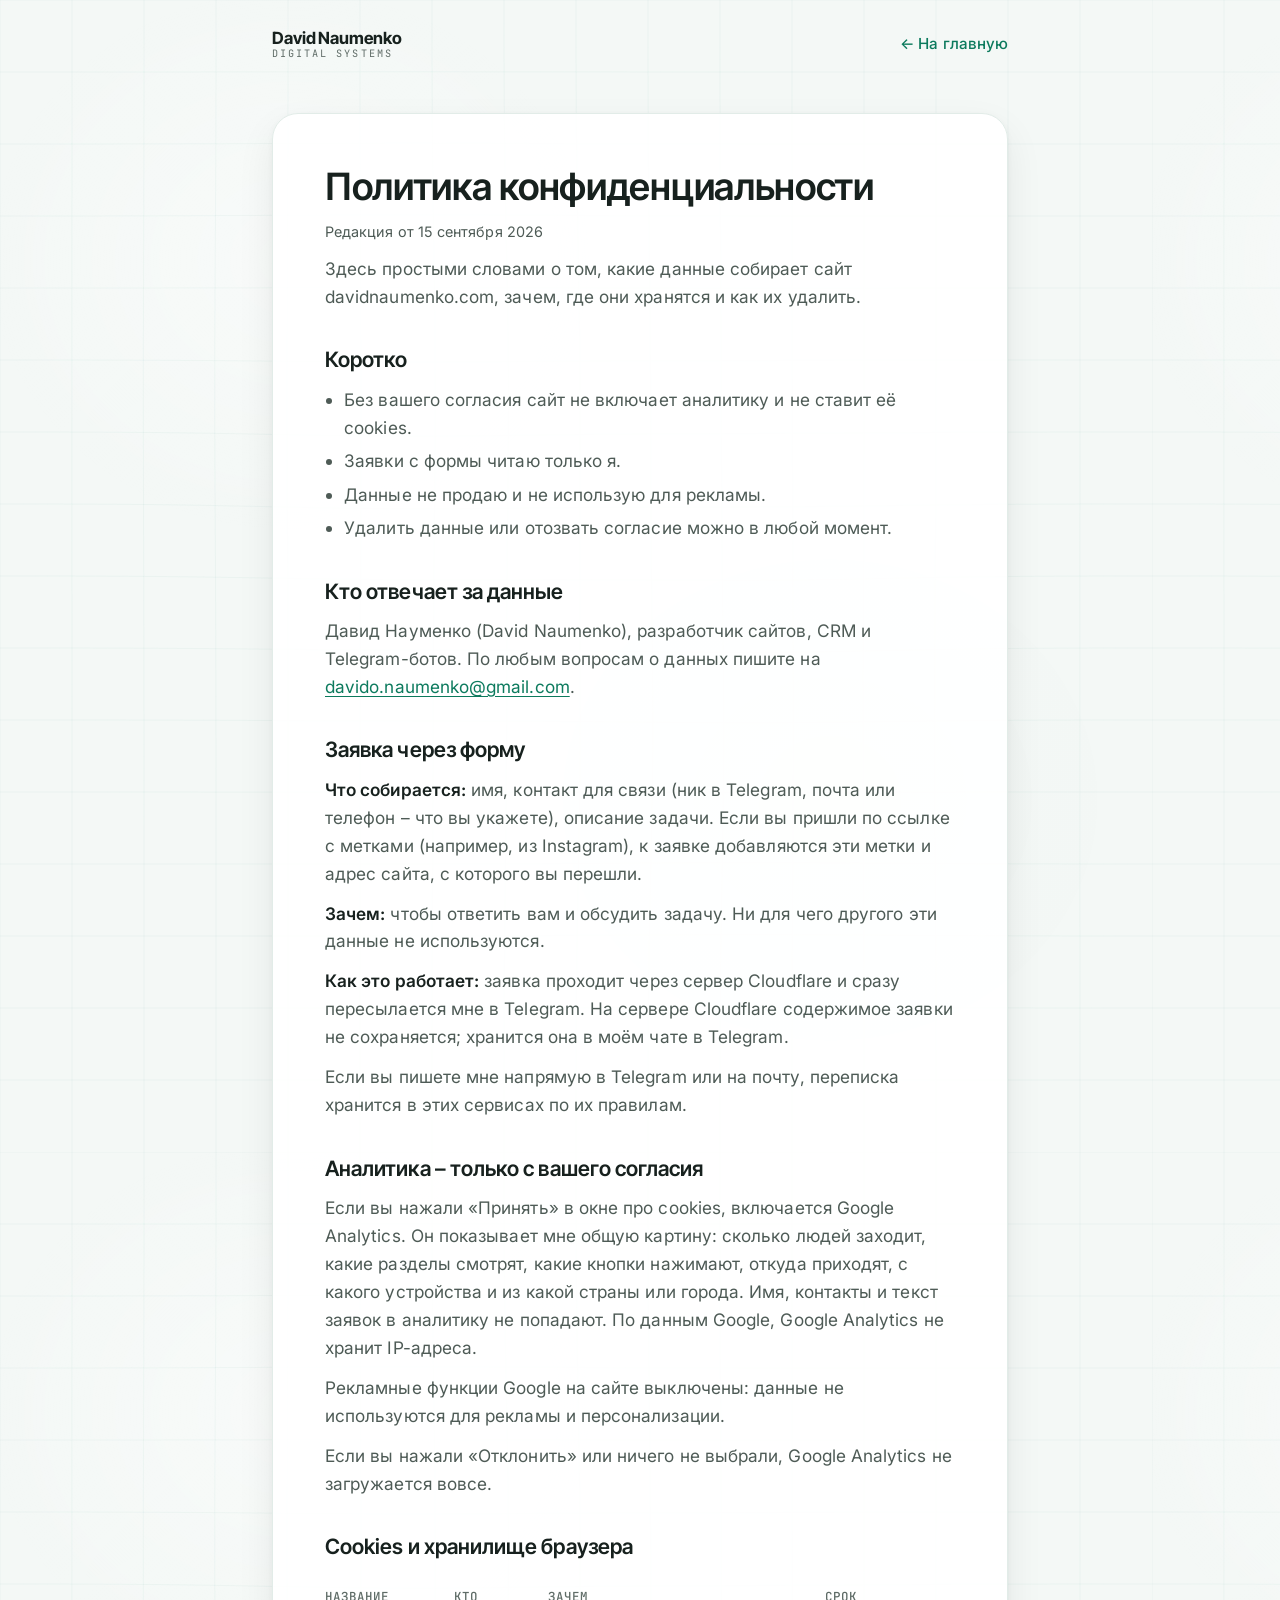
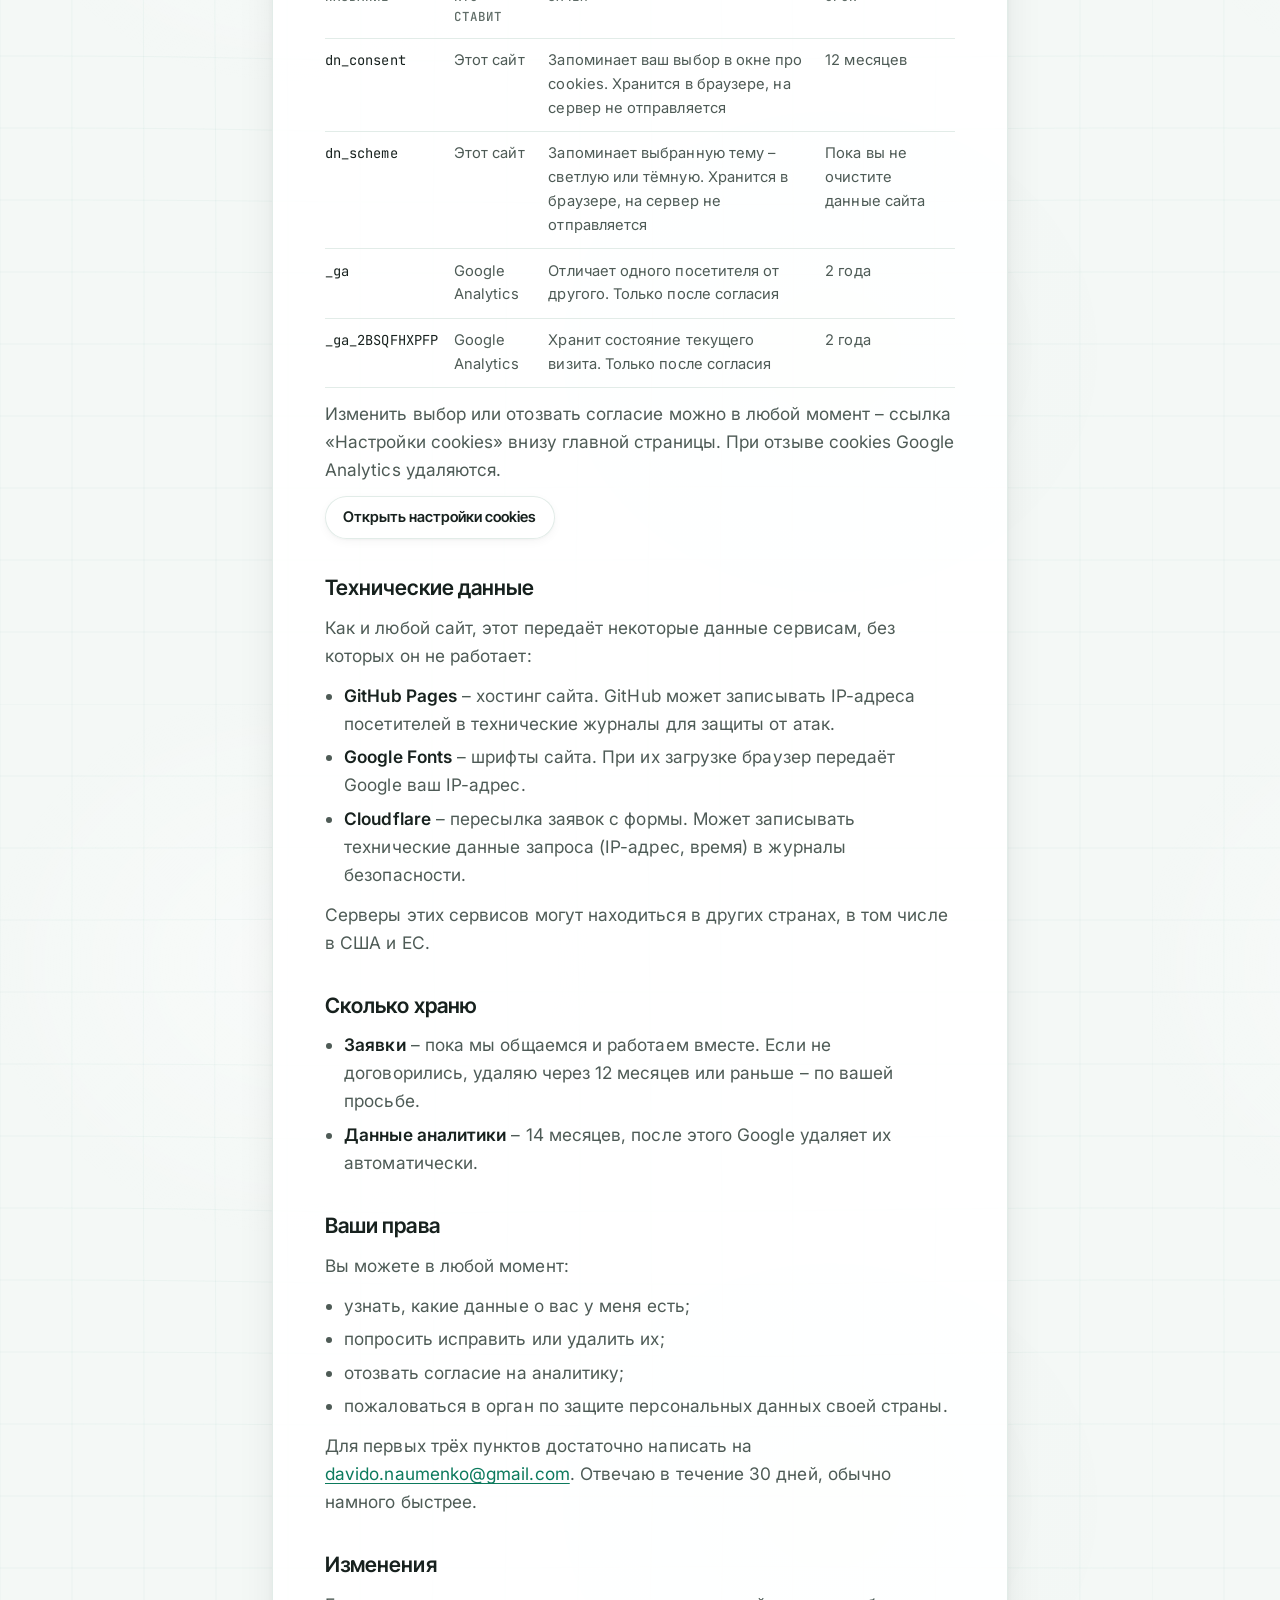
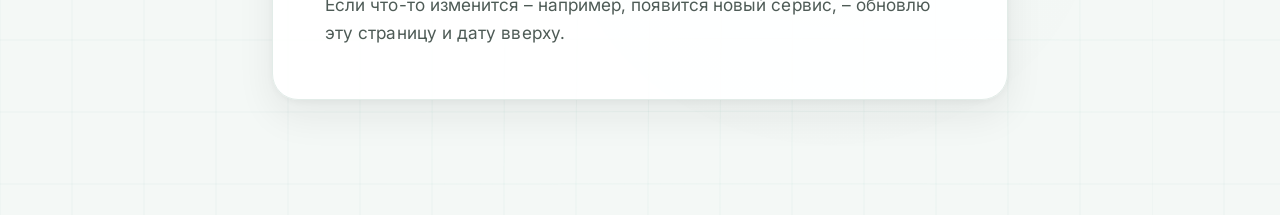
<file: privacy.html>
<!doctype html>
<html lang="ru">
<head>
<meta charset="utf-8">
<meta name="viewport" content="width=device-width, initial-scale=1">
<title>Политика конфиденциальности – David Naumenko</title>
<meta name="description" content="Какие данные собирает сайт davidnaumenko.com, зачем, где они хранятся и как их удалить.">
<link rel="canonical" href="https://davidnaumenko.com/privacy.html">
<!-- Версии страницы на других языках: блок между метками собирает
     build.js по i18n/config.js. Политика есть только на RU и EN. -->
<!-- i18n:alts -->
<link rel="alternate" hreflang="ru" href="https://davidnaumenko.com/privacy.html">
<link rel="alternate" hreflang="en" href="https://davidnaumenko.com/en/privacy.html">
<link rel="alternate" hreflang="x-default" href="https://davidnaumenko.com/privacy.html">
<!-- /i18n:alts -->

<link rel="icon" type="image/png" sizes="32x32" href="assets/img/favicon-32.png">
<link rel="icon" type="image/png" sizes="192x192" href="assets/img/favicon-192.png">
<link rel="apple-touch-icon" href="assets/img/apple-touch-icon.png">
<meta name="theme-color" content="#0C7A5D">
<!-- тема – тот же скрипт, что в index.html -->
<script>
(function () {
  var s = null;
  try { s = localStorage.getItem('dn_scheme'); } catch (e) {}
  if (s !== 'light' && s !== 'dark') s = matchMedia('(prefers-color-scheme: dark)').matches ? 'dark' : 'light';
  document.documentElement.setAttribute('data-scheme', s);
  if (s === 'dark') document.querySelector('meta[name="theme-color"]').content = '#1E2334';
})();
</script>

<link rel="preconnect" href="https://fonts.googleapis.com">
<link rel="preconnect" href="https://fonts.gstatic.com" crossorigin>
<link href="https://fonts.googleapis.com/css2?family=Inter+Tight:wght@500;600;700&family=Inter:wght@400;500;600&family=JetBrains+Mono:wght@400;500&display=swap" rel="stylesheet">
<link rel="stylesheet" href="style.css">
</head>
<body>

<!-- Страница без аналитики и без баннера: GA грузится только на главной
     и только после согласия. Сменить выбор – ссылка ./#cookies, главная
     по ней сразу открывает настройки. Дата редакции – в .doc__date. -->
<header class="doc-top">
  <div class="wrap">
    <a class="brand" href="./">
      <span class="brand__name">David Naumenko</span>
      <span class="brand__role">digital systems</span>
    </a>
    <a class="doc-back" href="./">← На главную</a>
  </div>
</header>

<main class="doc">
  <div class="wrap">
    <article class="doc__body">
      <h1>Политика конфиденциальности</h1>
      <p class="doc__date">Редакция от 15 сентября 2026</p>

      <p>Здесь простыми словами о том, какие данные собирает сайт davidnaumenko.com, зачем, где они хранятся и как их удалить.</p>

      <h2>Коротко</h2>
      <ul>
        <li>Без вашего согласия сайт не включает аналитику и не ставит её cookies.</li>
        <li>Заявки с формы читаю только я.</li>
        <li>Данные не продаю и не использую для рекламы.</li>
        <li>Удалить данные или отозвать согласие можно в любой момент.</li>
      </ul>

      <h2>Кто отвечает за данные</h2>
      <p>Давид Науменко (David Naumenko), разработчик сайтов, CRM и Telegram-ботов. По любым вопросам о данных пишите на <a href="mailto:davido.naumenko@gmail.com">davido.naumenko@gmail.com</a>.</p>

      <h2>Заявка через форму</h2>
      <p><strong>Что собирается:</strong> имя, контакт для связи (ник в Telegram, почта или телефон – что вы укажете), описание задачи. Если вы пришли по ссылке с метками (например, из Instagram), к заявке добавляются эти метки и адрес сайта, с которого вы перешли.</p>
      <p><strong>Зачем:</strong> чтобы ответить вам и обсудить задачу. Ни для чего другого эти данные не используются.</p>
      <p><strong>Как это работает:</strong> заявка проходит через сервер Cloudflare и сразу пересылается мне в Telegram. На сервере Cloudflare содержимое заявки не сохраняется; хранится она в моём чате в Telegram.</p>
      <p>Если вы пишете мне напрямую в Telegram или на почту, переписка хранится в этих сервисах по их правилам.</p>

      <h2>Аналитика – только с вашего согласия</h2>
      <p>Если вы нажали «Принять» в окне про cookies, включается Google Analytics. Он показывает мне общую картину: сколько людей заходит, какие разделы смотрят, какие кнопки нажимают, откуда приходят, с какого устройства и из какой страны или города. Имя, контакты и текст заявок в аналитику не попадают. По данным Google, Google Analytics не хранит IP-адреса.</p>
      <p>Рекламные функции Google на сайте выключены: данные не используются для рекламы и персонализации.</p>
      <p>Если вы нажали «Отклонить» или ничего не выбрали, Google Analytics не загружается вовсе.</p>

      <h2 id="cookies">Cookies и хранилище браузера</h2>
      <div class="doc__table">
        <table>
          <thead>
            <tr><th>Название</th><th>Кто ставит</th><th>Зачем</th><th>Срок</th></tr>
          </thead>
          <tbody>
            <tr><td><code>dn_consent</code></td><td>Этот сайт</td><td>Запоминает ваш выбор в окне про cookies. Хранится в браузере, на сервер не отправляется</td><td>12 месяцев</td></tr>
            <tr><td><code>dn_scheme</code></td><td>Этот сайт</td><td>Запоминает выбранную тему – светлую или тёмную. Хранится в браузере, на сервер не отправляется</td><td>Пока вы не очистите данные сайта</td></tr>
            <tr><td><code>_ga</code></td><td>Google Analytics</td><td>Отличает одного посетителя от другого. Только после согласия</td><td>2 года</td></tr>
            <tr><td><code>_ga_2BSQFHXPFP</code></td><td>Google Analytics</td><td>Хранит состояние текущего визита. Только после согласия</td><td>2 года</td></tr>
          </tbody>
        </table>
      </div>
      <p>Изменить выбор или отозвать согласие можно в любой момент – ссылка «Настройки cookies» внизу главной страницы. При отзыве cookies Google Analytics удаляются.</p>
      <p class="doc__cta"><a class="btn btn--soft btn--sm" href="./#cookies">Открыть настройки cookies</a></p>

      <h2>Технические данные</h2>
      <p>Как и любой сайт, этот передаёт некоторые данные сервисам, без которых он не работает:</p>
      <ul>
        <li><strong>GitHub Pages</strong> – хостинг сайта. GitHub может записывать IP-адреса посетителей в технические журналы для защиты от атак.</li>
        <li><strong>Google Fonts</strong> – шрифты сайта. При их загрузке браузер передаёт Google ваш IP-адрес.</li>
        <li><strong>Cloudflare</strong> – пересылка заявок с формы. Может записывать технические данные запроса (IP-адрес, время) в журналы безопасности.</li>
      </ul>
      <p>Серверы этих сервисов могут находиться в других странах, в том числе в США и ЕС.</p>

      <h2>Сколько храню</h2>
      <ul>
        <li><strong>Заявки</strong> – пока мы общаемся и работаем вместе. Если не договорились, удаляю через 12 месяцев или раньше – по вашей просьбе.</li>
        <li><strong>Данные аналитики</strong> – 14 месяцев, после этого Google удаляет их автоматически.</li>
      </ul>

      <h2>Ваши права</h2>
      <p>Вы можете в любой момент:</p>
      <ul>
        <li>узнать, какие данные о вас у меня есть;</li>
        <li>попросить исправить или удалить их;</li>
        <li>отозвать согласие на аналитику;</li>
        <li>пожаловаться в орган по защите персональных данных своей страны.</li>
      </ul>
      <p>Для первых трёх пунктов достаточно написать на <a href="mailto:davido.naumenko@gmail.com">davido.naumenko@gmail.com</a>. Отвечаю в течение 30 дней, обычно намного быстрее.</p>

      <h2>Изменения</h2>
      <p>Если что-то изменится – например, появится новый сервис, – обновлю эту страницу и дату вверху.</p>
    </article>
  </div>
</main>

</body>
</html>
</file>
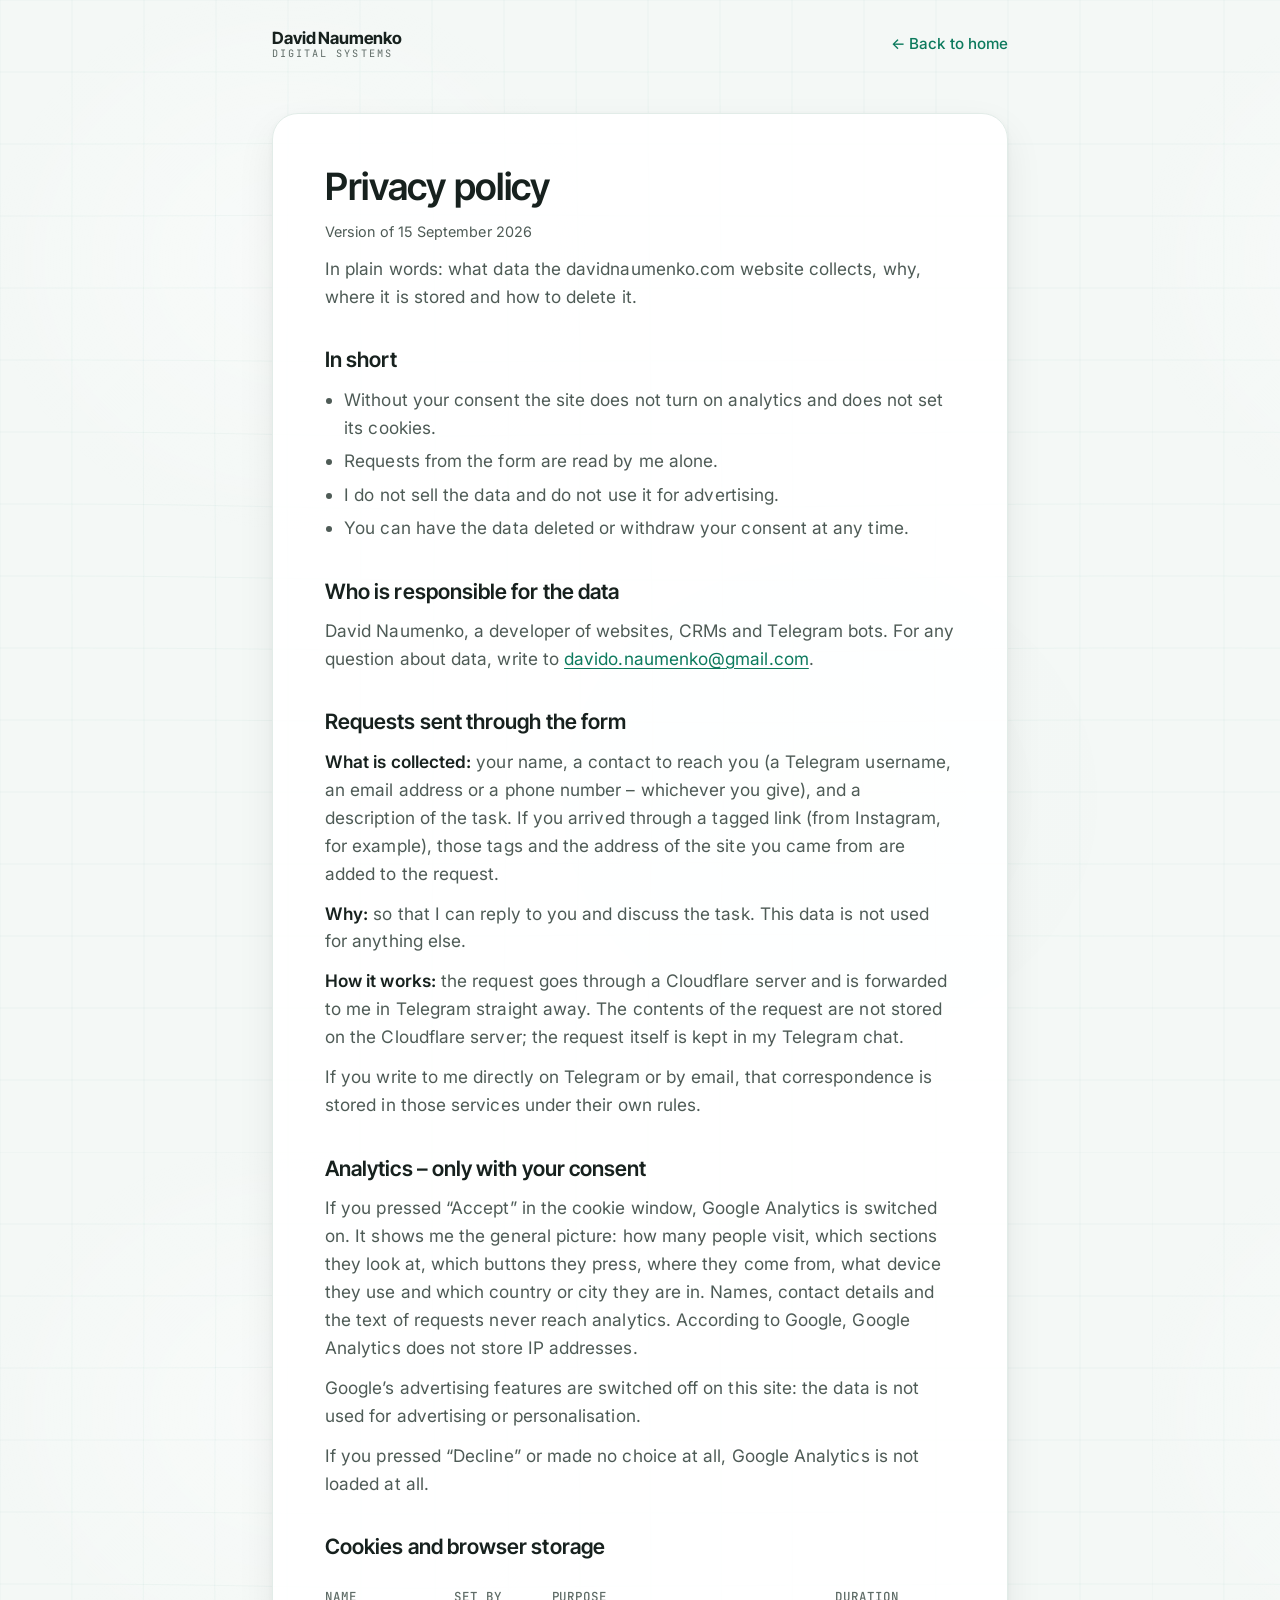
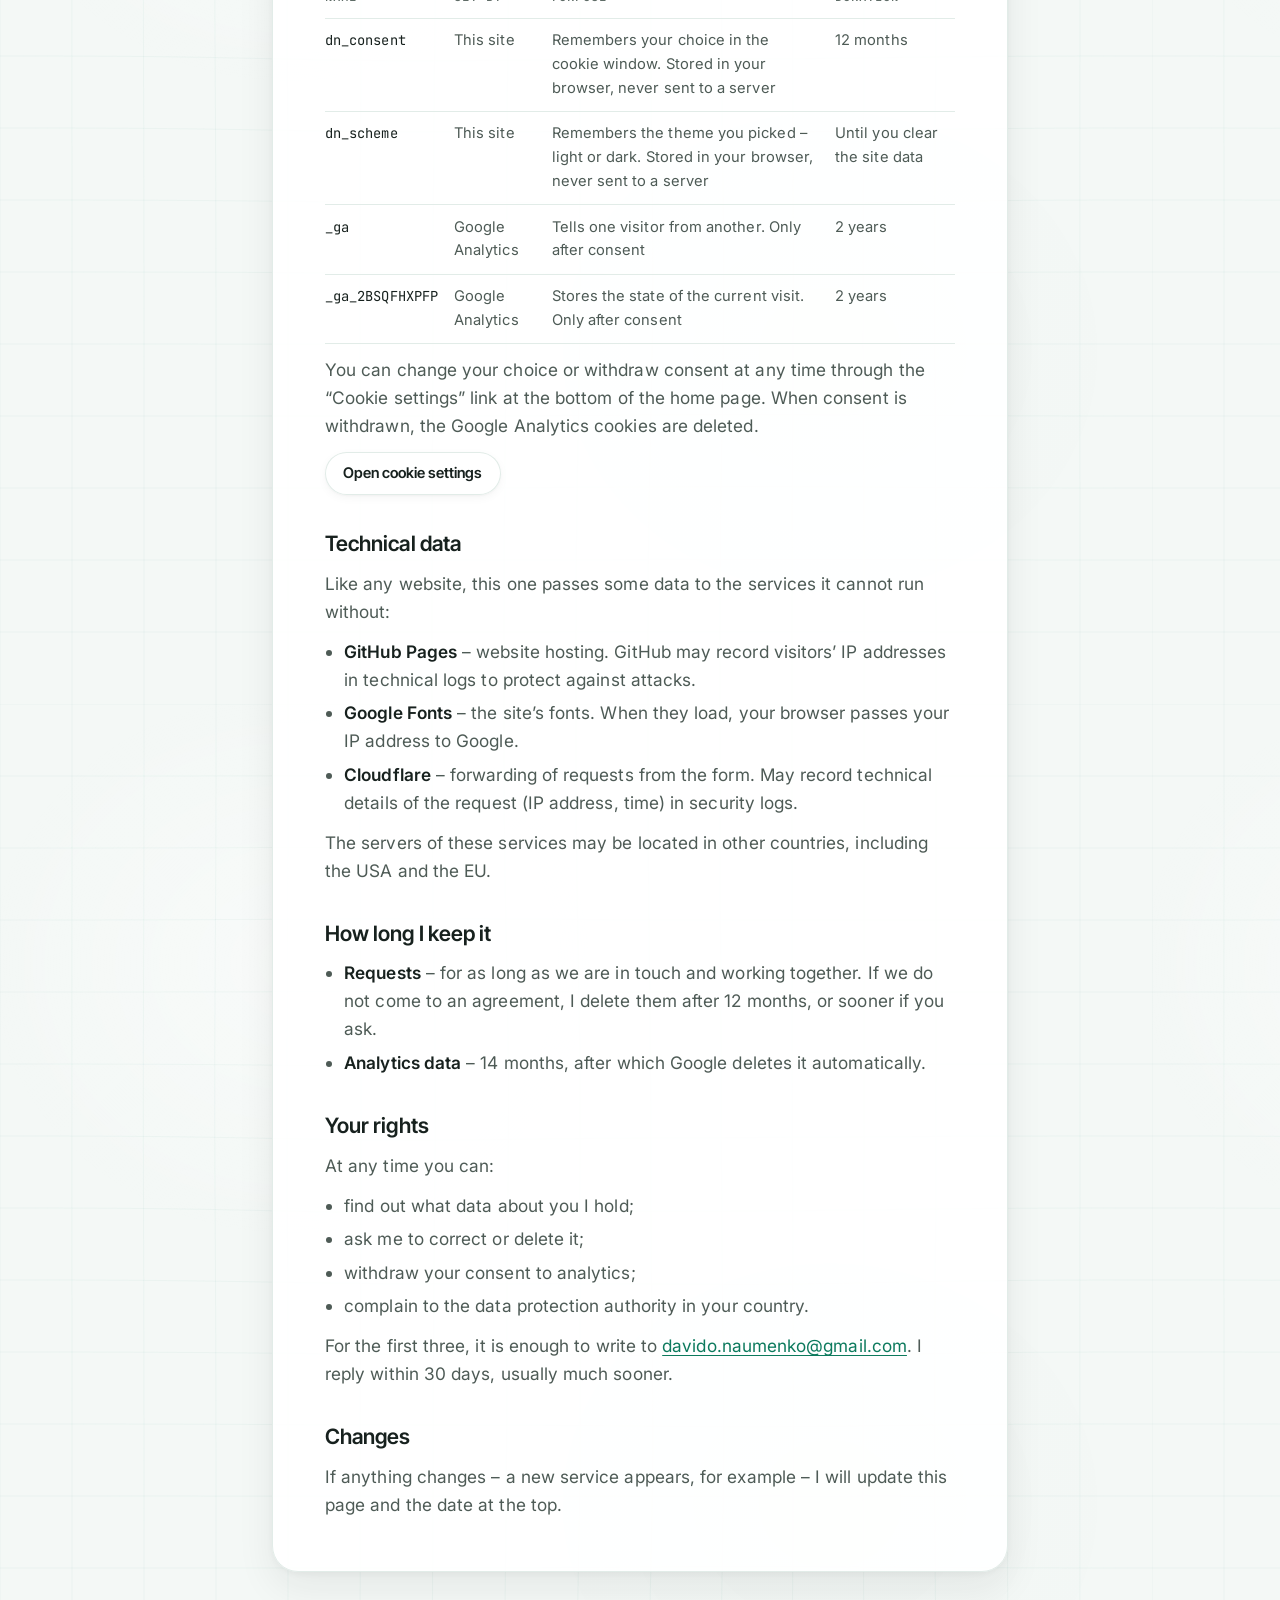
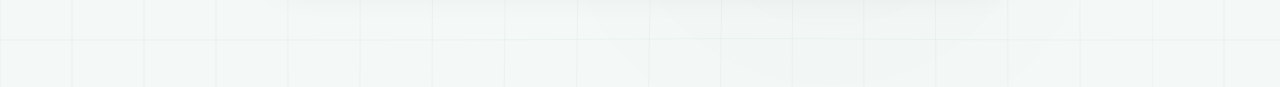
<file: en/privacy.html>
<!doctype html>
<!-- Страница собрана автоматически: node build.js.
     Править надо privacy.html (вёрстка и русский текст) и i18n/en.json (перевод),
     а не этот файл – следующая сборка перезапишет его. -->
<html lang="en">
<head>
<meta charset="utf-8">
<meta name="viewport" content="width=device-width, initial-scale=1">
<title>Privacy policy – David Naumenko</title>
<meta name="description" content="What data the davidnaumenko.com website collects, why, where it is stored and how to delete it.">
<link rel="canonical" href="https://davidnaumenko.com/en/privacy.html">
<!-- Версии страницы на других языках: блок между метками собирает
     build.js по i18n/config.js. Политика есть только на RU и EN. -->
<!-- i18n:alts -->
<link rel="alternate" hreflang="ru" href="https://davidnaumenko.com/privacy.html">
<link rel="alternate" hreflang="en" href="https://davidnaumenko.com/en/privacy.html">
<link rel="alternate" hreflang="x-default" href="https://davidnaumenko.com/privacy.html">
<!-- /i18n:alts -->

<link rel="icon" type="image/png" sizes="32x32" href="/assets/img/favicon-32.png">
<link rel="icon" type="image/png" sizes="192x192" href="/assets/img/favicon-192.png">
<link rel="apple-touch-icon" href="/assets/img/apple-touch-icon.png">
<meta name="theme-color" content="#0C7A5D">
<!-- тема – тот же скрипт, что в index.html -->
<script>
(function () {
  var s = null;
  try { s = localStorage.getItem('dn_scheme'); } catch (e) {}
  if (s !== 'light' && s !== 'dark') s = matchMedia('(prefers-color-scheme: dark)').matches ? 'dark' : 'light';
  document.documentElement.setAttribute('data-scheme', s);
  if (s === 'dark') document.querySelector('meta[name="theme-color"]').content = '#1E2334';
})();
</script>

<link rel="preconnect" href="https://fonts.googleapis.com">
<link rel="preconnect" href="https://fonts.gstatic.com" crossorigin>
<link href="https://fonts.googleapis.com/css2?family=Inter+Tight:wght@500;600;700&family=Inter:wght@400;500;600&family=JetBrains+Mono:wght@400;500&display=swap" rel="stylesheet">
<link rel="stylesheet" href="/style.css">
</head>
<body>

<!-- Страница без аналитики и без баннера: GA грузится только на главной
     и только после согласия. Сменить выбор – ссылка ./#cookies, главная
     по ней сразу открывает настройки. Дата редакции – в .doc__date. -->
<header class="doc-top">
  <div class="wrap">
    <a class="brand" href="./">
      <span class="brand__name">David Naumenko</span>
      <span class="brand__role">digital systems</span>
    </a>
    <a class="doc-back" href="./">← Back to home</a>
  </div>
</header>

<main class="doc">
  <div class="wrap">
    <article class="doc__body">
      <h1>Privacy policy</h1>
      <p class="doc__date">Version of 15 September 2026</p>

      <p>In plain words: what data the davidnaumenko.com website collects, why, where it is stored and how to delete it.</p>

      <h2>In short</h2>
      <ul>
        <li>Without your consent the site does not turn on analytics and does not set its cookies.</li>
        <li>Requests from the form are read by me alone.</li>
        <li>I do not sell the data and do not use it for advertising.</li>
        <li>You can have the data deleted or withdraw your consent at any time.</li>
      </ul>

      <h2>Who is responsible for the data</h2>
      <p>David Naumenko, a developer of websites, CRMs and Telegram bots. For any question about data, write to <a href="mailto:davido.naumenko@gmail.com">davido.naumenko@gmail.com</a>.</p>

      <h2>Requests sent through the form</h2>
      <p><strong>What is collected:</strong> your name, a contact to reach you (a Telegram username, an email address or a phone number – whichever you give), and a description of the task. If you arrived through a tagged link (from Instagram, for example), those tags and the address of the site you came from are added to the request.</p>
      <p><strong>Why:</strong> so that I can reply to you and discuss the task. This data is not used for anything else.</p>
      <p><strong>How it works:</strong> the request goes through a Cloudflare server and is forwarded to me in Telegram straight away. The contents of the request are not stored on the Cloudflare server; the request itself is kept in my Telegram chat.</p>
      <p>If you write to me directly on Telegram or by email, that correspondence is stored in those services under their own rules.</p>

      <h2>Analytics – only with your consent</h2>
      <p>If you pressed “Accept” in the cookie window, Google Analytics is switched on. It shows me the general picture: how many people visit, which sections they look at, which buttons they press, where they come from, what device they use and which country or city they are in. Names, contact details and the text of requests never reach analytics. According to Google, Google Analytics does not store IP addresses.</p>
      <p>Google’s advertising features are switched off on this site: the data is not used for advertising or personalisation.</p>
      <p>If you pressed “Decline” or made no choice at all, Google Analytics is not loaded at all.</p>

      <h2 id="cookies">Cookies and browser storage</h2>
      <div class="doc__table">
        <table>
          <thead>
            <tr><th>Name</th><th>Set by</th><th>Purpose</th><th>Duration</th></tr>
          </thead>
          <tbody>
            <tr><td><code>dn_consent</code></td><td>This site</td><td>Remembers your choice in the cookie window. Stored in your browser, never sent to a server</td><td>12 months</td></tr>
            <tr><td><code>dn_scheme</code></td><td>This site</td><td>Remembers the theme you picked – light or dark. Stored in your browser, never sent to a server</td><td>Until you clear the site data</td></tr>
            <tr><td><code>_ga</code></td><td>Google Analytics</td><td>Tells one visitor from another. Only after consent</td><td>2 years</td></tr>
            <tr><td><code>_ga_2BSQFHXPFP</code></td><td>Google Analytics</td><td>Stores the state of the current visit. Only after consent</td><td>2 years</td></tr>
          </tbody>
        </table>
      </div>
      <p>You can change your choice or withdraw consent at any time through the “Cookie settings” link at the bottom of the home page. When consent is withdrawn, the Google Analytics cookies are deleted.</p>
      <p class="doc__cta"><a class="btn btn--soft btn--sm" href="./#cookies">Open cookie settings</a></p>

      <h2>Technical data</h2>
      <p>Like any website, this one passes some data to the services it cannot run without:</p>
      <ul>
        <li><strong>GitHub Pages</strong> – website hosting. GitHub may record visitors’ IP addresses in technical logs to protect against attacks.</li>
        <li><strong>Google Fonts</strong> – the site’s fonts. When they load, your browser passes your IP address to Google.</li>
        <li><strong>Cloudflare</strong> – forwarding of requests from the form. May record technical details of the request (IP address, time) in security logs.</li>
      </ul>
      <p>The servers of these services may be located in other countries, including the USA and the EU.</p>

      <h2>How long I keep it</h2>
      <ul>
        <li><strong>Requests</strong> – for as long as we are in touch and working together. If we do not come to an agreement, I delete them after 12 months, or sooner if you ask.</li>
        <li><strong>Analytics data</strong> – 14 months, after which Google deletes it automatically.</li>
      </ul>

      <h2>Your rights</h2>
      <p>At any time you can:</p>
      <ul>
        <li>find out what data about you I hold;</li>
        <li>ask me to correct or delete it;</li>
        <li>withdraw your consent to analytics;</li>
        <li>complain to the data protection authority in your country.</li>
      </ul>
      <p>For the first three, it is enough to write to <a href="mailto:davido.naumenko@gmail.com">davido.naumenko@gmail.com</a>. I reply within 30 days, usually much sooner.</p>

      <h2>Changes</h2>
      <p>If anything changes – a new service appears, for example – I will update this page and the date at the top.</p>
    </article>
  </div>
</main>

</body>
</html>
</file>
<file: style.css>
/* ============================================================
   David Naumenko – personal landing
   Визуал по референсу ref_1: жидкое стекло, мятно-бирюзовая
   вода в фоне, изумрудный акцент, воздушная типографика.
   ============================================================ */

/* Bebas Neue с кириллицей – в Google Fonts её нет (там только latin),
   поэтому шрифт лежит рядом. Нужен ровно для одного акцентного числа
   в блоке «доказательств», поэтому и подключён локально, одним файлом. */
@font-face {
  font-family: "Bebas Neue Cyrillic";
  src: url("assets/fonts/bebas-neue-cyrillic.woff2") format("woff2");
  font-weight: 400; font-style: normal; font-display: swap;
}

/* Заглушки под Inter и Inter Tight – Arial с подогнанным размером.
   Пока Google Fonts грузится, текст стоит в заглушке; без подгонки при
   подмене строки переносились иначе и hero прыгал (CLS 0.14 на медленной
   сети). size-adjust снят замером ширины русского текста страницы
   (Inter / Arial по каждому начертанию), вертикаль – метрики Inter. */
@font-face {
  font-family: "Inter Fallback"; src: local("Arial"), local("ArialMT"), local("Liberation Sans"), local("Arimo"), local("Roboto");
  font-weight: 400 500; size-adjust: 106.3%;
  ascent-override: 91.13%; descent-override: 22.78%; line-gap-override: 0%;
}
@font-face {
  font-family: "Inter Fallback"; src: local("Arial Bold"), local("Arial-BoldMT"), local("Liberation Sans Bold"), local("Arimo Bold"), local("Roboto Bold");
  font-weight: 600 700; size-adjust: 101.1%;
  ascent-override: 95.82%; descent-override: 23.96%; line-gap-override: 0%;
}
@font-face {
  font-family: "Inter Tight Fallback"; src: local("Arial"), local("ArialMT"), local("Liberation Sans"), local("Arimo"), local("Roboto");
  font-weight: 400 500; size-adjust: 98.4%;
  ascent-override: 98.45%; descent-override: 24.61%; line-gap-override: 0%;
}
@font-face {
  font-family: "Inter Tight Fallback"; src: local("Arial Bold"), local("Arial-BoldMT"), local("Liberation Sans Bold"), local("Arimo Bold"), local("Roboto Bold");
  font-weight: 600; size-adjust: 94.0%;
  ascent-override: 103.06%; descent-override: 25.76%; line-gap-override: 0%;
}
@font-face {
  font-family: "Inter Tight Fallback"; src: local("Arial Bold"), local("Arial-BoldMT"), local("Liberation Sans Bold"), local("Arimo Bold"), local("Roboto Bold");
  font-weight: 700; size-adjust: 95.7%;
  ascent-override: 101.23%; descent-override: 25.31%; line-gap-override: 0%;
}

:root {
  /* поверхности – почти белая мятная бумага */
  --paper:    #F4F8F6;
  --paper-2:  #EBF3F0;
  --card:     #FFFFFF;
  --tint:     #EAF5F1;   /* подсвеченная ячейка */

  /* чернила */
  --ink:      #17211E;
  --ink-soft: #4E5B56;
  --ink-mute: #5F6C67;
  --ink-faint:#7C8981;

  --line:     #E2ECE8;
  --line-2:   #CFDFD9;

  /* зелёный */
  --green:      #0C7A5D;
  --green-deep: #0A5F49;
  --green-dark: #12352C;   /* тёмный баннер */
  --green-soft: rgba(12,122,93,.09);

  /* стекло – три уровня. Уровень задаёт не только альфу, но и блюр:
     чем прозрачнее плашка, тем сильнее она обязана размывать воду,
     иначе текст садится на рябь и блок перестаёт читаться. */
  --glass:     rgba(255,255,255,.30);   /* лежит на воде: pill, рейл, ghost */
  --glass-2:   rgba(255,255,255,.54);   /* контент на воде: карточка, стат-бар */
  --glass-3:   rgba(255,255,255,.96);   /* плашка там, где воды уже нет */
  /* верхний блик: в референсе стекло светится в углу входа света */
  --sheen: linear-gradient(158deg, rgba(255,255,255,.30), rgba(255,255,255,0) 48%);
  /* зеркальная кромка: ярко в одном углу, гаснет, слабый возврат
     в противоположном – этим Liquid Glass отличается от ровной обводки */
  --rim: linear-gradient(148deg,
           rgba(255,255,255,.98) 0%,
           rgba(255,255,255,.34) 26%,
           rgba(255,255,255,0)   52%,
           rgba(255,255,255,.12) 74%,
           rgba(255,255,255,.52) 100%);
  --rim-pill: linear-gradient(172deg,
           rgba(255,255,255,1)   0%,
           rgba(255,255,255,.40) 38%,
           rgba(255,255,255,.04) 62%,
           rgba(255,255,255,.50) 100%);
  --rim-dark: linear-gradient(148deg,
           rgba(255,255,255,.34) 0%,
           rgba(255,255,255,.08) 30%,
           rgba(255,255,255,0)   56%,
           rgba(255,255,255,.06) 78%,
           rgba(255,255,255,.22) 100%);
  --blur:    30px;
  --blur-sm: 18px;

  /* тени – мягкие, предмет лежит на воде */
  --sh-1: 0 1px 2px rgba(23,33,30,.03), 0 3px 10px rgba(23,33,30,.04);
  --sh-2: 0 2px 6px rgba(23,33,30,.04), 0 16px 38px rgba(23,33,30,.07);
  --sh-3: 0 6px 14px rgba(23,33,30,.05), 0 32px 74px rgba(23,33,30,.10);

  /* типографика */
  --f-display: "Inter Tight", "Inter Tight Fallback", system-ui, sans-serif;
  --f-text:    "Inter", "Inter Fallback", system-ui, sans-serif;
  --f-mono:    "JetBrains Mono", ui-monospace, monospace;
  --f-num:     "Bebas Neue Cyrillic", "Inter Tight", "Inter Tight Fallback", system-ui, sans-serif;

  --fs-display: clamp(2.7rem, 7.4vw, 5.1rem);
  --fs-h2:      clamp(1.7rem, 3.2vw, 2.35rem);
  --fs-h2-sm:   clamp(1.3rem, 2.2vw, 1.65rem);
  --fs-h3:      clamp(1.1rem, 2vw, 1.32rem);
  --fs-lead:    clamp(1.02rem, 1.6vw, 1.16rem);
  --fs-body:    clamp(1.02rem, 1.4vw, 1.08rem);
  --fs-mono:    .78rem;

  --gap:   clamp(1rem, 2.2vw, 1.5rem);
  --pad-x: clamp(1.15rem, 4.5vw, 3.25rem);
  --sec-y: clamp(4rem, 9vw, 7.5rem);
  --wrap:  1280px;
  --measure: 54ch;
  /* Воздух над и под секцией. Было clamp(3rem, 6vw, 5rem) – 160 px между
     блоками на десктопе читались пустотой (master-plan, 7.2): −25%. */
  --sec-pad: clamp(2.5rem, 4.5vw, 3.75rem);

  --r-sm: 10px;
  --r:    14px;
  --r-lg: 20px;
  --r-xl: 26px;

  --ease: cubic-bezier(.22,.61,.36,1);
}

/* ---------- RESET ---------- */
*, *::before, *::after { box-sizing: border-box; }
* { margin: 0; }

html {
  background: var(--paper);
  -webkit-text-size-adjust: 100%;
  scroll-behavior: smooth;
  overflow-x: hidden;
  overflow-x: clip;
}

body {
  position: relative;
  background-color: var(--paper);
  background-image: url("assets/img/grid-relief.svg");
  background-size: 1152px 1152px;
  color: var(--ink);
  font-family: var(--f-text);
  font-size: var(--fs-body);
  line-height: 1.62;
  letter-spacing: .004em;
  -webkit-font-smoothing: antialiased;
  overflow-x: hidden;
  overflow-x: clip;
}

img, svg { display: block; max-width: 100%; height: auto; }
a { color: inherit; text-decoration: none; }
button { font: inherit; color: inherit; background: none; border: 0; cursor: pointer; }
ul { list-style: none; padding: 0; }

::selection { background: rgba(12,122,93,.16); color: var(--ink); }
:focus-visible { outline: 2px solid var(--green); outline-offset: 3px; border-radius: 4px; }

.skip { position: absolute; left: -9999px; background: var(--ink); color: #fff; padding: .7rem 1.1rem; border-radius: var(--r-sm); z-index: 200; }
.skip:focus { left: 1rem; top: 1rem; }

/* ============================================================
   ВОДА
   Канвас WebGL. Живёт в потоке страницы, а не fixed: в референсе
   вода принадлежит первому экрану и уходит вместе с ним.
   ============================================================ */
.water {
  position: absolute; inset: 0;
  width: 100%; height: 100%;
  z-index: 0; pointer-events: none;
  display: block;
}
.water--hero {
  position: absolute; top: 0; left: 0;
  height: min(1180px, 132vh);
  -webkit-mask-image: linear-gradient(to bottom, #000 0%, #000 81%, transparent 100%);
          mask-image: linear-gradient(to bottom, #000 0%, #000 81%, transparent 100%);
}
/* На телефоне высота волны считается от ШИРИНЫ, а не от vh.
   Причина: при скролле мобильный браузер прячет адресную строку,
   vh пересчитывается, канвас меняет высоту – а форма волны в шейдере
   строится от соотношения сторон (asp = uRes.x / uRes.y). Смена высоты
   на сотню пикселей перестраивает композицию, и волна скачком съезжает.
   Ширина при вертикальном скролле не меняется никогда, поэтому
   285vw даёт ту же высоту, что и 132vh на 390×844, но стабильную.
   Побочный плюс: соотношение сторон канваса теперь одинаково
   на всех телефонах, то есть волна везде выглядит так же. */
@media (max-width: 819px) and (orientation: portrait) {
  .water--hero { height: min(1180px, 285vw); }
}

/* фолбэк без WebGL: не пустота, а мягкая мятная заливка.
   Пятна выставлены по той же диагонали, что и волна в шейдере:
   низкий вход слева – центр – гребень в правой верхней трети. */
.no-webgl .water--hero {
  background:
    radial-gradient(85% 55% at 78% 26%, rgba(88,186,160,.34), transparent 62%),
    radial-gradient(90% 55% at 52% 52%, rgba(140,214,192,.28), transparent 66%),
    radial-gradient(70% 45% at 18% 72%, rgba(140,214,192,.16), transparent 62%),
    radial-gradient(60% 40% at 99% 40%, rgba(60,150,128,.20), transparent 60%);
}
.no-webgl .water--dark { background: linear-gradient(135deg, #0B2519, #14483A 55%, #0C2C22); }

.header, main { position: relative; z-index: 2; }

/* ============================================================
   СТЕКЛО
   ============================================================ */
.glass {
  position: relative;
  background: var(--sheen), var(--glass);
  backdrop-filter: blur(var(--blur)) saturate(1.7);
  -webkit-backdrop-filter: blur(var(--blur)) saturate(1.7);
  box-shadow: var(--sh-2);
}
.glass::before {
  content: "";
  position: absolute; inset: 0;
  border-radius: inherit;
  padding: 1px;
  background: var(--rim);
  -webkit-mask: linear-gradient(#000 0 0) content-box, linear-gradient(#000 0 0);
  -webkit-mask-composite: xor;
  mask: linear-gradient(#000 0 0) content-box, linear-gradient(#000 0 0);
  mask-composite: exclude;
  pointer-events: none;
}
.glass--solid { background: var(--sheen), var(--glass-2); }
/* Плашки остаются полупрозрачными даже вне hero: сетка и жидкость
   просвечивают сквозь них, а размытие даёт глубину без потери читаемости. */
.glass--plate {
  background: linear-gradient(145deg, rgba(255,255,255,.88), rgba(231,247,241,.68));
  backdrop-filter: blur(18px) saturate(1.35);
  -webkit-backdrop-filter: blur(18px) saturate(1.35);
  box-shadow: inset 0 1px 0 rgba(255,255,255,.95), inset 0 0 0 1px rgba(12,122,93,.10), 0 14px 34px rgba(23,70,57,.09);
}
.glass--plate::before { display: block; opacity: .7; }
.glass--dark { background: rgba(18,53,44,.55); color: #EAF3EF; }
.glass--dark::before { background: var(--rim-dark); }

@supports not ((backdrop-filter: blur(1px)) or (-webkit-backdrop-filter: blur(1px))) {
  .glass { background: rgba(255,255,255,.90); }
  .glass--solid { background: rgba(255,255,255,.94); }
  .glass--dark { background: rgba(18,53,44,.92); }
}

/* Grid- и flex-элементы по умолчанию имеют min-width:auto и не сжимаются
   ниже ширины содержимого – из-за этого длинная строка рейла растягивала
   всю колонку и ломала мобильную вёрстку. */
.hero__grid > *, .fgh > *, .process__grid > *,
.sol > *, .steps > *, .final__inner > *,
.works__grid > *, .plans > *, .trust__grid > *, .footer__grid > *,
.pricing__stack > *, .tiers > *,
.p100 > *, .p100__nums > *,
.rail, .rail__inner, .author__card > * { min-width: 0; }

/* ---------- LAYOUT ---------- */
.wrap { width: 100%; max-width: var(--wrap); margin-inline: auto; padding-inline: var(--pad-x); }
.measure { max-width: var(--measure); }

/* ---------- ТИПОГРАФИКА ---------- */
.mono {
  font-family: var(--f-mono);
  font-size: var(--fs-mono);
  letter-spacing: .11em;
  text-transform: uppercase;
  font-weight: 500;
}

.h2 {
  font-family: var(--f-display);
  font-size: var(--fs-h2);
  font-weight: 600; line-height: 1.12; letter-spacing: -.008em;
  text-wrap: balance;
}
.h2--sm { font-size: var(--fs-h2-sm); line-height: 1.2; }
.h2 em, .hero__title em { font-style: normal; color: var(--green); }

.lead { font-size: var(--fs-lead); line-height: 1.6; color: var(--ink-soft); max-width: var(--measure); }
.label { color: var(--green); display: block; margin-bottom: clamp(.9rem, 2vw, 1.3rem); }
.sec-head { margin-bottom: clamp(2.25rem, 5vw, 3.5rem); }
.sec-head .lead { margin-top: clamp(.9rem, 2vw, 1.35rem); }

/* ---------- КНОПКИ ---------- */
.btn {
  display: inline-flex; align-items: center; justify-content: center; gap: .6rem;
  padding: .92rem 1.55rem;
  border-radius: 100px;
  font-family: var(--f-display); font-weight: 600; font-size: 1rem;
  letter-spacing: 0; white-space: nowrap;
  transition: transform .35s var(--ease), background-color .25s, color .25s, box-shadow .35s var(--ease);
}
.btn svg { width: 16px; height: 16px; flex: none; transition: transform .35s var(--ease); }

.btn--primary {
  background: #141C1A; color: #fff;
  box-shadow: inset 0 1px 0 rgba(255,255,255,.10), var(--sh-1);
}
.btn--primary:hover { background: var(--green-deep); transform: translateY(-2px); box-shadow: var(--sh-2); }
.btn--primary:hover svg { transform: translateX(3px); }

/* Главный приём референса: кнопка почти пустая, вода видна насквозь.
   Держит её не заливка, а блюр под ней и зеркальная кромка – ровная
   обводка тут читается наклейкой, поэтому кромка градиентная. */
.btn--ghost {
  position: relative;
  color: var(--ink);
  background: linear-gradient(158deg,
                rgba(255,255,255,.42) 0%,
                rgba(255,255,255,.10) 46%,
                rgba(255,255,255,.24) 100%);
  backdrop-filter: blur(var(--blur-sm)) saturate(1.7);
  -webkit-backdrop-filter: blur(var(--blur-sm)) saturate(1.7);
  box-shadow: 0 1px 2px rgba(23,33,30,.03), 0 8px 22px rgba(23,33,30,.06);
  transition: transform .35s var(--ease), background .35s var(--ease), color .25s, box-shadow .35s var(--ease);
}
.btn--ghost::before {
  content: "";
  position: absolute; inset: 0;
  border-radius: inherit;
  padding: 1px;
  background: var(--rim-pill);
  -webkit-mask: linear-gradient(#000 0 0) content-box, linear-gradient(#000 0 0);
  -webkit-mask-composite: xor;
  mask: linear-gradient(#000 0 0) content-box, linear-gradient(#000 0 0);
  mask-composite: exclude;
  pointer-events: none;
}
.btn--ghost > * { position: relative; }
.btn--ghost:hover {
  color: var(--green);
  transform: translateY(-2px);
  background: linear-gradient(158deg,
                rgba(255,255,255,.60) 0%,
                rgba(255,255,255,.24) 46%,
                rgba(255,255,255,.38) 100%);
}
/* треугольник «плей» у вторичной кнопки – как в референсе */
.btn__play { width: 13px; height: 13px; flex: none; }
.btn--ghost:hover svg { transform: translateX(3px); }
.btn--ghost:hover .btn__play { transform: none; }

/* Та же вторичная кнопка, но там, где под ней бумага, а не вода:
   размывать нечего, поэтому форму держит заливка и волосяная граница. */
.btn--soft {
  color: var(--ink);
  background: #fff;
  box-shadow: inset 0 0 0 1px var(--line), var(--sh-1);
}
.btn--soft:hover {
  color: var(--green); transform: translateY(-2px);
  box-shadow: inset 0 0 0 1px var(--line-2), var(--sh-2);
}
.btn--soft:hover svg { transform: translateX(3px); }

/* вторичная кнопка на тёмной плашке: там фон тёмный, и белую вуаль
   держит светлая обводка, а не заливка */
.btn--on-dark {
  color: #EAF3EF;
  background: rgba(255,255,255,.10);
  backdrop-filter: blur(var(--blur-sm));
  -webkit-backdrop-filter: blur(var(--blur-sm));
  box-shadow: inset 0 0 0 1px rgba(255,255,255,.24);
}
.btn--on-dark:hover {
  background: rgba(255,255,255,.18);
  transform: translateY(-2px);
  box-shadow: inset 0 0 0 1px rgba(255,255,255,.36);
}

.btn--light { background: #fff; color: var(--ink); }
.btn--light:hover { transform: translateY(-2px); box-shadow: var(--sh-2); }
.btn--sm { padding: .6rem 1.15rem; font-size: .92rem; }
.btn--block { width: 100%; }

/* ---------- CHIPS ---------- */
.chip {
  display: inline-flex; align-items: center;
  padding: .38rem .82rem; border-radius: 100px;
  font-size: .89rem; color: var(--ink-soft);
  background: rgba(255,255,255,.7);
  box-shadow: inset 0 0 0 1px var(--line);
}
.chip--mono { font-family: var(--f-mono); font-size: .78rem; letter-spacing: .05em; color: var(--ink-mute); }

/* ============================================================
   HEADER
   ============================================================ */
/* Шапка в референсе – не полоса во всю ширину, а плавающая стеклянная
   капсула с отступами от краёв: вода видна и над ней, и под ней. */
.header {
  position: sticky;
  top: clamp(.5rem, 1.3vw, .9rem);
  z-index: 100;
  padding: clamp(.5rem, 1.3vw, .9rem) clamp(.9rem, 2.2vw, 1.4rem) 0;
}
.header__inner {
  position: relative;
  max-width: var(--wrap); margin-inline: auto;
  border-radius: var(--r-lg);
  padding: clamp(.6rem, 1.2vw, .82rem) clamp(.9rem, 2vw, 1.6rem);
  display: flex; align-items: center; gap: var(--gap);
  background: var(--sheen), var(--glass);
  backdrop-filter: blur(var(--blur)) saturate(1.7);
  -webkit-backdrop-filter: blur(var(--blur)) saturate(1.7);
  box-shadow: var(--sh-2);
  transition: background .35s var(--ease), box-shadow .35s var(--ease);
}
.header__inner::before {
  content: "";
  position: absolute; inset: 0;
  border-radius: inherit;
  padding: 1px;
  background: var(--rim);
  -webkit-mask: linear-gradient(#000 0 0) content-box, linear-gradient(#000 0 0);
  -webkit-mask-composite: xor;
  mask: linear-gradient(#000 0 0) content-box, linear-gradient(#000 0 0);
  mask-composite: exclude;
  pointer-events: none;
}
/* после скролла под капсулой уже не вода, а контент – плотнее вуаль */
.header.is-stuck .header__inner {
  background: var(--sheen), rgba(255,255,255,.62);
  box-shadow: var(--sh-3);
}
.header__inner > * { position: relative; }
.brand { display: flex; flex-direction: column; line-height: 1.2; margin-right: auto; }
.brand__name { font-family: var(--f-display); font-weight: 700; font-size: 1.05rem; letter-spacing: -.006em; }
.brand__role { font-family: var(--f-mono); font-size: .64rem; letter-spacing: .2em; text-transform: uppercase; color: var(--ink-mute); }

.nav { display: none; gap: clamp(1.1rem, 2.1vw, 2.1rem); margin-inline: auto; }
.nav__link { font-size: .97rem; font-weight: 500; color: var(--ink-soft); position: relative; padding: .25rem 0; transition: color .25s; }
.nav__link::after {
  content: ""; position: absolute; left: 0; bottom: 0; width: 100%; height: 1px;
  background: var(--green); transform: scaleX(0); transform-origin: right;
  transition: transform .35s var(--ease);
}
.nav__link:hover { color: var(--ink); }
.nav__link:hover::after, .nav__link.is-active::after { transform: scaleX(1); transform-origin: left; }
.nav__link.is-active { color: var(--green); }

.header__actions { display: flex; align-items: center; gap: .6rem; }
.header__actions .btn--primary { display: none; }

/* Переключатель темы: дорожка с бегунком, в бегунке – значок текущей
   темы. Положение берётся с атрибута <html>, а не с aria-pressed: тему
   ставит скрипт в <head>, и до script.js бегунок уже стоит на месте. */
.scheme {
  position: relative; flex: none;
  width: 52px; height: 30px; border-radius: 100px;
  background: rgba(23,33,30,.05);
  box-shadow: inset 0 0 0 1px var(--line-2);
  transition: background .3s var(--ease), box-shadow .3s var(--ease);
}
.scheme::after { content: ""; position: absolute; inset: -7px -4px; }   /* зона нажатия 44 px */
.scheme:hover { box-shadow: inset 0 0 0 1px var(--green); }
.scheme__knob {
  position: absolute; top: 3px; left: 3px;
  width: 24px; height: 24px; border-radius: 50%;
  display: grid; place-items: center;
  background: #fff; color: var(--ink);
  box-shadow: 0 1px 3px rgba(23,33,30,.22);
  transition: transform .4s var(--ease), background .3s, color .3s;
}
.scheme__knob svg { grid-area: 1 / 1; width: 14px; height: 14px; transition: opacity .25s, transform .4s var(--ease); }
.scheme__moon { opacity: 0; transform: rotate(-60deg) scale(.5); }
[data-scheme="dark"] .scheme__knob { transform: translateX(22px); }
[data-scheme="dark"] .scheme__sun { opacity: 0; transform: rotate(60deg) scale(.5); }
[data-scheme="dark"] .scheme__moon { opacity: 1; transform: none; }

/* Переключатель языка. Капсула ровно по высоте переключателя темы, внутри –
   код текущего языка. Список – нативный <details>, поэтому раскрывается и
   без JS; script.js («язык») только закрывает его по Esc и клику мимо и
   доносит текущий якорь до соседней версии. */
.lang { position: relative; flex: none; }
.lang__sum {
  list-style: none; cursor: pointer;
  display: flex; align-items: center; gap: .34rem;
  height: 30px; padding: 0 .5rem;
  border-radius: 100px;
  background: rgba(23,33,30,.05);
  box-shadow: inset 0 0 0 1px var(--line-2);
  color: var(--ink-soft);
  font-family: var(--f-mono); font-size: .72rem; letter-spacing: .06em;
  transition: box-shadow .3s var(--ease), color .3s;
}
.lang__sum::-webkit-details-marker { display: none; }
.lang__sum::marker { content: ""; }
.lang__sum:hover, .lang[open] .lang__sum { box-shadow: inset 0 0 0 1px var(--green); color: var(--ink); }
.lang__globe { width: 14px; height: 14px; flex: none; }

.lang__menu {
  position: absolute; z-index: 5;
  top: calc(100% + .55rem); right: 0;
  min-width: 11.5rem; padding: .3rem;
  border-radius: var(--r);
  background: var(--card);
  box-shadow: inset 0 0 0 1px var(--line-2), var(--sh-3);
  animation: langIn .22s var(--ease);
}
@keyframes langIn { from { opacity: 0; transform: translateY(-6px); } }
.lang__item {
  display: flex; align-items: center; gap: .6rem;
  padding: .5rem .6rem;
  border-radius: var(--r-sm);
  font-size: .93rem; color: var(--ink-soft);
  transition: background .2s, color .2s;
}
.lang__item b { font-family: var(--f-mono); font-size: .68rem; font-weight: 500; letter-spacing: .08em; color: var(--ink-faint); }
.lang__item:hover { background: var(--tint); color: var(--ink); }
/* текущий язык – отмечен цветом, а не только галочкой */
.lang__item[aria-current] { color: var(--green); }
.lang__item[aria-current] b { color: var(--green); }

/* на узком экране глобус уходит: в шапке рядом ещё бургер и тема */
@media (max-width: 599px) {
  .lang__globe { display: none; }
  .lang__sum { padding: 0 .55rem; }
}

.burger { width: 40px; height: 40px; display: grid; place-content: center; gap: 6px; }
.burger span { display: block; width: 20px; height: 1.5px; background: var(--ink); transition: transform .3s var(--ease); }
.burger[aria-expanded="true"] span:first-child { transform: translateY(3.75px) rotate(45deg); }
.burger[aria-expanded="true"] span:last-child  { transform: translateY(-3.75px) rotate(-45deg); }

.sheet {
  position: fixed; inset: 0; z-index: 99;
  background: rgba(244,248,246,.92);
  backdrop-filter: blur(26px) saturate(1.6);
  -webkit-backdrop-filter: blur(26px) saturate(1.6);
  padding: 6rem var(--pad-x) 2rem;
  display: flex; flex-direction: column; gap: 2rem;
  animation: sheetIn .3s var(--ease);
}
.sheet[hidden] { display: none; }
@keyframes sheetIn { from { opacity: 0; transform: translateY(-8px); } }
.sheet__nav { display: flex; flex-direction: column; }
.sheet__nav a {
  font-family: var(--f-display); font-size: 1.7rem; font-weight: 600;
  letter-spacing: -.006em; padding: .8rem 0; border-bottom: 1px solid var(--line);
}

/* ============================================================
   BLOCK 01 – HERO
   ============================================================ */
.hero { padding-top: clamp(1.5rem, 4vw, 3rem); padding-bottom: clamp(1.25rem, 2.6vw, 1.9rem); }
.hero__grid { display: grid; gap: clamp(2rem, 5vw, 3.5rem); align-items: start; }

.hero__status { display: flex; align-items: center; max-width: 100%; margin-bottom: clamp(1.5rem, 3.5vw, 2.25rem); }
.pill::before { background: var(--rim-pill); }
.pill {
  display: inline-flex; align-items: center; gap: .7rem;
  padding: .4rem 1rem .4rem .4rem;
  border-radius: 100px;
  color: var(--ink-soft);
  max-width: 100%;
  font-size: .95rem;
}
.pill > span:not([class]) { min-width: 0; }
.pill__ava { width: 34px; height: 34px; border-radius: 50%; object-fit: cover; object-position: 50% 28%; flex: none; }
.pill__dot {
  width: 8px; height: 8px; border-radius: 50%; flex: none;
  background: var(--slot);
  box-shadow: 0 0 0 0 var(--slot-halo);
  animation: beat 2.4s ease-out infinite;
}
@keyframes beat {
  0%   { box-shadow: 0 0 0 0 var(--slot-halo); }
  70%  { box-shadow: 0 0 0 9px transparent; }
  100% { box-shadow: 0 0 0 0 transparent; }
}

/* Свободные слоты: data-slots на .pill задаёт светофор.
   3–2 – свободен, 1 – последний, 0 – занят. Цифра в подписи
   красится тем же токеном, чтобы взгляд цеплялся именно за неё. */
.pill { --slot: var(--green); --slot-halo: rgba(12,122,93,.5); }
.pill[data-slots="1"] { --slot: #D9741A; --slot-halo: rgba(217,116,26,.5); }
.pill[data-slots="0"] { --slot: #C0392B; --slot-halo: rgba(192,57,43,.5); }
.pill b { color: var(--slot); font-weight: 600; font-variant-numeric: tabular-nums; }

.hero__title {
  font-family: var(--f-display);
  font-size: clamp(2.7rem, 1.6rem + 5.2vw, 5.4rem); /* крупнее --fs-display: разрыв с подзаголовком */
  font-weight: 600; line-height: 1.04; letter-spacing: -.014em;
  /* 13ch в Inter Tight 600. Не в ch: ch берётся по цифре «0», а латиница
     и кириллица шрифта приходят разными файлами – пока нет кириллицы,
     ширина уже считалась по Inter, строки переносились иначе и hero прыгал. */
  max-width: 8.19em;
  margin-bottom: clamp(1.35rem, 2.8vw, 2rem);
}
.hero__lead { font-size: var(--fs-lead); line-height: 1.6; color: var(--ink-soft); text-wrap: pretty; }
.hero__lead.measure { max-width: 34.06em; } /* 54ch в Inter 400, в em по той же причине, что у заголовка */
.hero__cta { display: flex; flex-wrap: wrap; gap: .7rem; margin-top: clamp(1.6rem, 3.2vw, 2.25rem); }
.hero__price { margin-top: .95rem; font-size: .9rem; color: var(--ink-soft); }
.hero__price a { color: inherit; text-decoration: underline; text-decoration-thickness: 1px; text-underline-offset: 3px; text-decoration-color: var(--line-2); transition: color .2s var(--ease); }
.hero__price a:hover { color: var(--green); text-decoration-color: currentColor; }

/* зелёная галочка в кружке – маркер списка в блоке «Кто делает» */
.tick {
  width: 21px; height: 21px; border-radius: 50%; flex: none;
  background: var(--green); color: #fff;
  display: grid; place-content: center;
  box-shadow: 0 2px 6px rgba(12,122,93,.28);
}
.tick svg { width: 11px; height: 11px; }

/* ============================================================
   СТАТУС-РЕЙЛ – живые значения
   ============================================================ */
.rail { margin-top: clamp(1.75rem, 4vw, 2.5rem); }
.rail { position: relative; }
/* правый край подсвечен: видно, что строку можно прокрутить */
.rail::after {
  content: ""; position: absolute; right: 0; top: 0; bottom: 0; width: 46px;
  border-radius: 0 100px 100px 0;
  background: linear-gradient(90deg, rgba(244,248,246,0), rgba(244,248,246,.75));
  pointer-events: none;
}
.rail__inner::before { background: var(--rim-pill); }
.rail__inner {
  border-radius: 100px;
  white-space: nowrap; overflow-x: auto; scrollbar-width: none;
  flex-wrap: nowrap; max-width: 100%;
  padding: clamp(.65rem, 1.6vw, .85rem) clamp(1rem, 2.4vw, 1.5rem);
  display: flex; align-items: center;
  gap: .45rem clamp(.7rem, 1.5vw, 1.05rem);
  font-family: var(--f-mono); font-size: var(--fs-mono);
  letter-spacing: .11em; text-transform: uppercase; font-weight: 500;
  color: var(--ink-soft);
  background: var(--sheen), rgba(255,255,255,.58);
}
.rail__live { display: inline-flex; align-items: center; gap: .55rem; color: var(--green); }
.rail__dot {
  width: 7px; height: 7px; border-radius: 50%; flex: none; background: var(--green);
  box-shadow: 0 0 0 0 rgba(12,122,93,.5);
  animation: beat 2.4s ease-out infinite;
}
.rail__sep { color: var(--line-2); }
.rail__item { display: inline-flex; align-items: center; gap: .45rem; }
.rail__val { color: var(--ink); }
.rail__clock { font-variant-numeric: tabular-nums; }
/* названия проектов открывают окна кейсов: пунктир снизу показывает, что
   это ссылка, и не спорит с капслоком так, как сплошное подчёркивание */
.rail__link {
  color: inherit; text-decoration: underline dotted; text-decoration-thickness: 1px;
  text-underline-offset: .35em; text-decoration-color: var(--line-2);
  transition: color .2s, text-decoration-color .2s;
}
.rail__link:hover { color: var(--green); text-decoration-color: currentColor; }
/* часы прижаты к правому краю и не сжимаются: список проектов растёт,
   а время остаётся видимым без разделителя перед ним */
.rail__time { margin-left: auto; padding-left: clamp(.7rem, 1.5vw, 1.05rem); flex: none; }
.rail__inner::-webkit-scrollbar { display: none; }

/* ============================================================
   BLOCK 02 – КТО ДЕЛАЕТ
   Стоит там, где раньше был стат-бар, и так же лежит на хвосте воды,
   поэтому стекло того же уровня – .glass--solid. Фото сбоку от 600px,
   кадр 4:3 без обрезки; на телефоне сверху и режется в 16:10, чтобы
   блок не занимал весь экран.
   ============================================================ */
.author { padding-block: clamp(.9rem, 2vw, 1.4rem) clamp(2rem, 4vw, 3rem); }
.author__card {
  border-radius: var(--r-xl);
  display: grid; gap: clamp(1.1rem, 2.6vw, 2rem); align-items: center;
  padding: clamp(.6rem, 1.2vw, .8rem);
}
.author__photo {
  aspect-ratio: 16 / 10; border-radius: var(--r-lg); overflow: hidden;
  background: var(--paper-2);
}
.author__photo img { display: block; width: 100%; height: 100%; object-fit: cover; object-position: 62% 40%; }
.author__text { padding: 0 clamp(.5rem, 1.6vw, 1rem) clamp(.7rem, 1.6vw, 1rem); }
.author__h { max-width: 24ch; margin-bottom: clamp(1rem, 2vw, 1.3rem); }
.author__list { display: grid; gap: .8rem; }
.author__list li { display: flex; align-items: flex-start; gap: .75rem; font-size: .98rem; line-height: 1.45; color: var(--ink-soft); }
.author__list .tick { margin-top: .05rem; }

/* ============================================================
   РАМКИ ПОД СКРИНШОТЫ
   ============================================================ */
.frame { background: var(--card); border-radius: var(--r-lg); overflow: hidden; box-shadow: inset 0 0 0 1px var(--line), var(--sh-3); }
.shot {
  position: relative; display: grid; place-content: center;
  background:
    linear-gradient(135deg, var(--green-soft), rgba(88,186,160,.10)),
    repeating-linear-gradient(45deg, var(--paper-2) 0 12px, #E2EDE8 12px 24px);
}
.shot--16x9  { aspect-ratio: 16 / 9; }
.shot--16x10 { aspect-ratio: 16 / 10; }
.shot__tag {
  color: var(--ink-mute); background: rgba(255,255,255,.9);
  padding: .45rem .8rem; border-radius: 100px;
  box-shadow: inset 0 0 0 1px var(--line);
  font-size: .74rem; text-align: center;
}
.shot--video { display: block; width: 100%; height: auto; object-fit: cover; background: var(--paper-2); }
/* Готовый кадр в слоте. Геометрию задаёт сам слот – у него фиксированная
   пропорция, – а картинка или видео растягивается по нему целиком. Поэтому
   лежит абсолютом: у .shot внутри grid с центрированием, и в потоке медиа
   встало бы по своему размеру, а не по слоту. */
.shot__media {
  position: absolute; inset: 0;
  display: block; width: 100%; height: 100%;
  object-fit: cover;
}

/* ============================================================
   BLOCK 03 – FLAGSHIP
   Кейс FlyGuru одной карточкой-героем: фото воды клиента на фон,
   3D-мокап телефона справа, текст и цифры слева.
   ============================================================ */
.flagship { padding-block: var(--sec-pad); }

/* Цвета сняты с самого продукта: тил #0C8397 – шапка FlyGuru, оранжевый
   #FC7918 – его кнопка записи. Акцентный тон осветлён до #45D6EE: сам
   #0C8397 на тёмной воде даёт контраст около 1.9, читать его нельзя. */
.case--flyguru {
  --case-ink:    #F2FAFC;
  --case-mute:   rgba(233,246,249,.80);
  --case-accent: #45D6EE;
  --case-cta:    #FC7918;
  --case-hair:   rgba(255,255,255,.15);
}

.fgh {
  position: relative;
  isolation: isolate;
  border-radius: var(--r-xl);
  overflow: hidden;
  color: var(--case-ink);
  background: #063346;
  box-shadow: inset 0 0 0 1px rgba(255,255,255,.08), var(--sh-3);
  padding: clamp(1.8rem, 6.3vw, 5.7rem) clamp(1.3rem, 4.8vw, 4.4rem)
           clamp(1.5rem, 4vw, 3.5rem);
}

/* Кадрирование снято с макета по доске с мачтой: обычный cover по ширине,
   точка по вертикали 77%. При этих значениях доска встаёт в 161px от верха
   карточки – в макете 162. Никакого дополнительного зума быть не должно:
   он сразу разъезжается с макетом на 17%. */
.fgh__bg {
  position: absolute; inset: 0; z-index: -2;
  width: 100%; height: 100%;
  object-fit: cover; object-position: 50% 77%;
}

/* Вуаль снята с макета, а не подобрана на глаз: по паре «макет / та же
   подложка без вуали» решается ref = a·C + (1−a)·bg, и на ровной воде,
   где ошибка совмещения ничего не ломает, ответ везде один – C = (5,70,92),
   a = 0.44 ниже середины и 0 у верхнего края. Горизонтали в вуали нет:
   левый столбец гасит сама подложка, она уже затемнена под текст.
   (Оценки a у линии горизонта скачут до 0.7 и до −0.1, но там подложка
   меняется на пиксель, и промах в 1px даёт любой ответ – не по ним.) */
.fgh__scrim {
  position: absolute; inset: 0; z-index: -1;
  background: linear-gradient(180deg,
    rgba(5,70,92,0)   0%,
    rgba(5,70,92,.14) 18%,
    rgba(5,70,92,.44) 47%,
    rgba(5,70,92,.44) 100%);
}

.fgh__text { position: relative; z-index: 1; max-width: 34rem; }
.fgh .label { color: var(--case-accent); margin-bottom: clamp(.7rem, 1.6vw, 1.05rem); }

.fgh__title {
  font-family: var(--f-display);
  font-size: clamp(2.5rem, 5.6vw, 3.15rem);
  font-weight: 700; line-height: 1; letter-spacing: -.022em;
  color: #fff;
  margin-bottom: clamp(1.1rem, 3.1vw, 2.3rem);
}
.fgh__sub {
  font-family: var(--f-display);
  font-size: clamp(1.4rem, 3.7vw, 2.25rem);
  font-weight: 700; line-height: 1.2; letter-spacing: -.014em;
  color: #fff;
}
.fgh__sub em { font-style: normal; color: var(--case-accent); }

.fgh__lead {
  margin-top: clamp(.6rem, 1.3vw, .7rem);
  font-size: clamp(.95rem, 1.3vw, 1rem);
  line-height: 1.5;
  color: var(--case-mute);
}
/* Ручные переносы в лиде и подзаголовке держат ритм макета, но на узком
   экране они рвут строку не там – там текст переносится сам. Перед <br>
   в разметке стоит пробел: без него скрытый перенос склеивает слова. */
@media (max-width: 599px) {
  .fgh__lead br, .fgh__sub br { display: none; }
}

/* Вуаль выше снята с макета, а макет – широкая карточка. Когда карточка
   становится квадратнее, cover режет кадр по горизонтали и под текст
   уезжает светлая линия горизонта, по которой белый уже не читается.
   Ниже 1200px добавляется горизонтальный слой под текстовую колонку,
   а на мобильном, где текст лежит поверх середины кадра, вуаль почти
   сплошная и расступается только к низу, под свечение мокапа. */
@media (max-width: 1199px) {
  .fgh__scrim {
    background:
      linear-gradient(100deg,
        rgba(4,48,66,.80)  0%,
        rgba(4,48,66,.62) 34%,
        rgba(5,60,80,.24) 58%,
        rgba(5,70,92,0)   76%),
      linear-gradient(180deg,
        rgba(5,70,92,0)   0%,
        rgba(5,70,92,.14) 18%,
        rgba(5,70,92,.44) 47%,
        rgba(5,70,92,.44) 100%);
  }
}
@media (max-width: 859px) {
  .fgh__scrim {
    background: linear-gradient(180deg,
      rgba(4,48,66,.90)  0%,
      rgba(4,48,66,.86) 50%,
      rgba(5,62,84,.56) 72%,
      rgba(5,70,92,.42) 100%);
  }
}

.fgh__nums {
  display: grid; grid-template-columns: repeat(2, minmax(0, 1fr));
  gap: clamp(.9rem, 2.2vw, 1.6rem);
  margin-top: clamp(.85rem, 1.7vw, 1.2rem);
  padding-top: clamp(.95rem, 1.9vw, 1.25rem);
  border-top: 1px solid var(--case-hair);
}
.fgh__stat { display: flex; flex-direction: column; gap: .15rem; min-width: 0; }
.fgh__num {
  font-family: var(--f-display);
  font-size: clamp(1.7rem, 3.6vw, 2.15rem);
  font-weight: 700; line-height: 1.05; letter-spacing: -.02em;
  font-variant-numeric: tabular-nums;
  color: var(--case-cta);
}
.fgh__cap { font-size: .88rem; line-height: 1.35; color: var(--case-mute); }

.fgh__acts {
  display: flex; flex-wrap: wrap; gap: .65rem;
  margin-top: clamp(1.4rem, 3vw, 2.2rem);
}
/* В макете кнопки ниже базовых: 42px против 52. */
.fgh .btn { padding: .72rem 1.4rem; font-size: .94rem; }

/* Фирменная кнопка кейса. Текст на оранжевом тёмный: белый на #FC7918
   даёт контраст 2.6 и на кнопке не читается. */
.fgh .btn--brand {
  color: #10262B; background: var(--case-cta);
  box-shadow: inset 0 0 0 1px rgba(255,255,255,.2), var(--sh-1);
}
.fgh .btn--brand:hover {
  transform: translateY(-2px); filter: brightness(1.07);
  box-shadow: inset 0 0 0 1px rgba(255,255,255,.3), var(--sh-2);
}

/* ---------- 3D-мокап телефона ----------
   Геометрия задана в координатах исходного мокапа 1151×1366.
   SVG-маски сохраняют корпус, вырезают остатки фона и скругляют экран.
   Видео по-прежнему вписано гомографией; script.js задаёт --fgh-k
   для масштабирования её пиксельных координат под ширину сцены. */
.fgh__phone {
  position: relative; z-index: 1;
  width: min(100%, 380px);
  margin: clamp(1.6rem, 4vw, 2.6rem) auto 0;
}
.fgh__stage { position: relative; aspect-ratio: 1151 / 1366; }
/* мокап открывает окно кейса – прозрачная кнопка поверх всей сцены */
.fgh__open { position: absolute; inset: 0; z-index: 2; cursor: pointer; -webkit-tap-highlight-color: transparent; }
/* Свечение отдельно от растровой рамки: без обрывков исходного фона. */
.fgh__stage::before {
  content: "";
  position: absolute; inset: 11% 30% 12% 30%;
  border-radius: 18% / 8%;
  box-shadow: 0 0 26px 5px rgba(34, 211, 224, .32);
  pointer-events: none;
}

.fgh__screenclip {
  position: absolute; inset: 0;
  -webkit-mask: url("assets/img/flyguru-screen-mask.svg") center / 100% 100% no-repeat;
  mask: url("assets/img/flyguru-screen-mask.svg") center / 100% 100% no-repeat;
  background: #0C5A67;
}
.fgh__screen {
  position: absolute; left: 0; top: 0;
  width: 414.885px; height: 901.222px;
  object-fit: cover;
  transform-origin: 0 0;
  transform: scale(var(--fgh-k, 0)) matrix3d(
     0.95299040, -0.02951724, 0, -0.0000603204,
    -0.00684018,  1.13022831, 0, -0.0000008725,
     0,           0,          1,  0,
   360.8702,    154.7506,     0,  1);
}
.fgh__frame {
  position: absolute; inset: 0;
  width: 100%; height: 100%;
  -webkit-mask: url("assets/img/flyguru-frame-mask.svg") center / 100% 100% no-repeat;
  mask: url("assets/img/flyguru-frame-mask.svg") center / 100% 100% no-repeat;
  pointer-events: none;
}

/* На мобильном показываем центральную область исходной канвы:
   x=295, y=95, ширина=560, высота=1150. Корпус занимает почти всю
   ширину блока, а маски и гомография остаются в исходных координатах. */
@media (max-width: 859px) {
  .fgh__phone { width: min(100%, 280px); aspect-ratio: 560 / 1150; }
  .fgh__stage {
    position: absolute;
    width: 205.535714%; /* 1151 / 560 */
    left: -52.678571%; /* -295 / 560 */
    top: -8.260870%; /* -95 / 1150 */
  }
}

/* ============================================================
   BLOCK 04 – SOLUTIONS
   ============================================================ */
.solutions { padding-block: var(--sec-pad); }
.solutions__panel {
  position: relative; isolation: isolate; overflow: hidden;
  display: grid; border: 1px solid #fff; border-radius: var(--r-xl);
  background: var(--tint); box-shadow: var(--sh-2);
}
.water--accent {
  /* Материал тот же, что на первом экране; гасить его вуалью незачем –
     плотность задаёт сам шейдер маской, а не прозрачность канваса. */
  opacity: 1;
}
.no-webgl .solutions__water { background: linear-gradient(0deg, #69BBA7, #C2E9DE 60%, transparent 80%); }
.no-webgl .pricing__water { background: linear-gradient(155deg, transparent 42%, #A9DCCD 62%, #73BEAA 85%, #C2E9DE); }
/* Канвасы совпадают с границами плашек. Силуэт потока задаёт шейдер,
   скругления и стенки – overflow родителя; радиальной растушёвки нет. */
.solutions__water { inset: auto 0 0; width: 100%; height: min(55%, 300px); }
.solutions__head { position: relative; padding: clamp(1.5rem, 3.3vw, 2.7rem); }
.solutions__head .h2 { max-width: 13ch; text-wrap: balance; }
.solutions__intro { margin-top: 1.1rem; color: var(--ink-soft); font-size: .95rem; line-height: 1.6; max-width: 34ch; }
.solutions__link { display: inline-flex; align-items: center; gap: 1rem; margin-top: 1.7rem; padding-block: .5rem; color: var(--green-deep); font-size: .9rem; font-weight: 500; border-bottom: 1px solid rgba(12,122,93,.3); }
.solutions__link:hover { border-color: var(--green); }
.sol { position: relative; display: grid; }
/* Стекло карточки не ровное: под текстом оно плотное, а к низу, где под
   ним стоит вода, истончается. Ровные 48% белого гасили как раз ту часть
   волны, ради которой она в блоке и нужна. */
.sol__card {
  padding: clamp(1.5rem, 2.5vw, 2rem);
  border-top: 1px solid rgba(12,122,93,.16);
  background: linear-gradient(to bottom,
    rgba(255,255,255,.60) 0%,
    rgba(255,255,255,.60) 70%,
    rgba(255,255,255,.42) 82%,
    rgba(255,255,255,.04) 100%);
  /* Размытие снижено: текст карточки заканчивается выше воды, размывать под
     ним нечего, а по нижней кромке блюр съедал как раз кромку волны. */
  backdrop-filter: blur(3px) saturate(1.15);
  -webkit-backdrop-filter: blur(3px) saturate(1.15);
}
.sol__h { font-family: var(--f-display); color: var(--green-deep); font-size: clamp(1.35rem, 1.8vw, 1.6rem); font-weight: 600; line-height: 1.2; margin-bottom: 1rem; text-wrap: balance; }
.sol__card p { color: var(--ink-soft); font-size: .92rem; line-height: 1.6; }
/* «Чем реализовано» – форматы, а не стек: блок не должен читаться каталогом. */
.sol__card .sol__how { margin-top: 1rem; font-family: var(--f-mono); font-size: .74rem; letter-spacing: .02em; line-height: 1.55; color: var(--green-deep); }
.sol__note {
  position: relative; padding: 1.3rem clamp(1.5rem, 3.3vw, 2.7rem);
  border-top: 1px solid var(--line-2);
  background: rgba(255,255,255,.62);
  backdrop-filter: blur(8px) saturate(1.1); -webkit-backdrop-filter: blur(8px) saturate(1.1);
  font-size: .85rem; line-height: 1.6; color: var(--ink-soft);
}
.sol__note a { display: inline-block; color: var(--green-deep); font-weight: 500; margin-top: .5rem; }
.sol__note a:hover { text-decoration: underline; text-underline-offset: 4px; }
@media (min-width: 600px) {
  .sol { grid-template-columns: repeat(2, minmax(0, 1fr)); }
  .sol__card:nth-child(even) { border-left: 1px solid var(--line-2); }
}
@media (min-width: 1000px) {
  .solutions__panel { grid-template-columns: minmax(0, .85fr) minmax(0, 1.45fr); }
  .sol { border-left: 1px solid var(--line-2); }
  .sol__card:nth-child(-n+2) { border-top: 0; }
  .sol__note { grid-column: 1 / -1; display: flex; align-items: center; gap: 3rem; }
  .sol__note a { flex: none; margin: 0; }
}

/* ============================================================
   BLOCK 07 – PROCESS
   ============================================================ */
.process { padding-block: var(--sec-pad); }
.process__grid .lead { margin-top: 1rem; }
.process__grid { display: grid; gap: clamp(1.75rem, 4vw, 3rem); align-items: start; }
.steps { display: grid; gap: var(--gap); }
.step {
  border-radius: var(--r-lg);
  padding: clamp(1.2rem, 2.4vw, 1.6rem);
  position: relative;
}
.step__n {
  font-family: var(--f-display); font-size: 1.5rem; font-weight: 600;
  color: var(--ink-faint); letter-spacing: -.01em;
  display: block; margin-bottom: clamp(1rem, 2vw, 1.4rem);
}
.step__h { font-family: var(--f-display); font-size: 1.02rem; font-weight: 600; margin-bottom: .4rem; letter-spacing: -.004em; }
.step p { font-size: .93rem; color: var(--ink-soft); line-height: 1.5; }
.step--on {
  background: linear-gradient(158deg, #FFFFFF, var(--tint) 62%, #DCF0E8);
  box-shadow: inset 0 0 0 1px rgba(12,122,93,.14), var(--sh-2);
}
.step--on .step__n { color: var(--green); }

/* ============================================================
   BLOCK 11 – FINAL CTA
   ============================================================ */
.final { padding-bottom: var(--sec-y); }
.final__inner {
  position: relative; isolation: isolate;
  border-radius: var(--r-xl);
  overflow: hidden;
  background: var(--green-dark);
  padding: clamp(2.25rem, 5.5vw, 4rem) clamp(1.5rem, 4vw, 3.25rem);
  display: grid; gap: clamp(1.5rem, 3.5vw, 2.5rem); align-items: center;
  color: #EAF3EF;
}
.final__inner .water {
  z-index: -1; opacity: .9;
  -webkit-mask-image: linear-gradient(to right, #000 0 22%, rgba(0,0,0,.4) 28%, transparent 34%);
          mask-image: linear-gradient(to right, #000 0 22%, rgba(0,0,0,.4) 28%, transparent 34%);
}
.final__h { font-family: var(--f-display); font-size: clamp(1.65rem, 3.6vw, 2.5rem); font-weight: 600; letter-spacing: -.01em; line-height: 1.15; color: #fff; }
.final p { color: rgba(234,243,239,.78); margin-top: .8rem; max-width: 46ch; }
.final__side { display: flex; flex-direction: column; gap: .7rem; align-items: flex-start; }
.final__note { font-size: .88rem; color: rgba(234,243,239,.65); }

/* Форма заявки – вторая строка тёмной плашки, под Telegram. Поля в той же
   светлой вуали, что .btn--on-dark: рядом с белой кнопкой Telegram форма
   читается вторым путём, а не главным. */
.request, .request__done {
  grid-column: 1 / -1;
  border-top: 1px solid rgba(255,255,255,.14);
  padding-top: clamp(1.25rem, 3vw, 1.75rem);
}
.final .request__title {
  margin-top: 0; max-width: none;
  font-family: var(--f-display); font-weight: 600; font-size: 1.08rem; line-height: 1.35;
  color: #fff;
}
.request__grid { display: grid; gap: .9rem; margin-top: 1.1rem; }
.request__field { display: flex; flex-direction: column; gap: .4rem; }
.request__field > span { font-size: .88rem; color: rgba(234,243,239,.78); }
.request__field input,
.request__field textarea {
  width: 100%;
  font: inherit; font-size: 1rem; line-height: 1.45; color: #fff;
  background: rgba(255,255,255,.07);
  border: 1px solid rgba(255,255,255,.22);
  border-radius: var(--r-sm);
  padding: .8rem 1rem;
  transition: border-color .2s, background-color .2s;
}
.request__field textarea { resize: vertical; min-height: 6.6rem; }
.request__field ::placeholder { color: rgba(234,243,239,.45); }
.request__field input:hover,
.request__field textarea:hover { border-color: rgba(255,255,255,.36); }
.request__field input:focus,
.request__field textarea:focus {
  outline: none;
  border-color: rgba(255,255,255,.7);
  background: rgba(255,255,255,.11);
}
.request__field [aria-invalid="true"] { border-color: #F4A98F; }
/* ловушка: не display:none – часть ботов такие поля пропускает */
.request__trap { position: absolute; left: -9999px; width: 1px; height: 1px; overflow: hidden; }
.request__foot { display: flex; flex-wrap: wrap; align-items: center; gap: .7rem 1.25rem; margin-top: 1.2rem; }
.request[aria-busy="true"] .btn { opacity: .6; pointer-events: none; }
.final .request__status { margin-top: 0; max-width: 52ch; font-size: .92rem; }
.final .request__status.is-error { color: #F7BCA8; }
.request__status a, .request__alt a { color: #fff; text-decoration: underline; text-underline-offset: 3px; }
.request__done:focus { outline: none; }
.final .request__alt { margin-top: .5rem; }

@media (min-width: 600px) {
  .request__grid { grid-template-columns: 1fr 1fr; }
  .request__field--wide { grid-column: 1 / -1; }
}
.final .request__legal { margin-top: .9rem; max-width: none; font-size: .82rem; color: rgba(234,243,239,.65); }
.request__legal a { color: rgba(234,243,239,.9); text-decoration: underline; text-underline-offset: 3px; }

/* ============================================================
   COOKIE-БАННЕР
   Компактная полоска внизу экрана. Фон сплошной: баннер лежит поверх
   текста и кнопок, и даже 3 % прозрачности давали читаемую кашу под ним.
   Высота ограничена первым экраном: на 393×659 полоска не должна
   закрывать кнопку «Написать в Telegram». С 720 px текст и кнопки идут
   в одну строку. Ниже мобильного меню (99), чтобы не лечь поверх него.
   ============================================================ */
.cc {
  position: fixed; z-index: 90;
  left: 8px; right: 8px; bottom: calc(8px + env(safe-area-inset-bottom, 0px));
  display: grid; gap: .45rem;
  max-height: calc(100dvh - 16px); overflow-y: auto;
  padding: .6rem .8rem .65rem;
  background: var(--card);
  border: 1px solid var(--line);
  border-radius: var(--r);
  box-shadow: var(--sh-3);
  color: var(--ink);
  animation: cc-in .45s var(--ease) both;
}
.cc[hidden], .cc [hidden] { display: none; }
.cc:focus { outline: none; }
/* заголовок остаётся подписью окна для скринридера, на экране занял бы строку */
.cc__title { position: absolute; width: 1px; height: 1px; overflow: hidden; clip-path: inset(50%); white-space: nowrap; }
.cc__text { font-size: .8rem; line-height: 1.4; color: var(--ink-soft); }
.cc__text a, .cc__more { color: var(--green); text-decoration: underline; text-underline-offset: 3px; }
.cc__prefs { display: grid; border-top: 1px solid var(--line); }
.cc__opt { display: flex; align-items: center; justify-content: space-between; gap: 1rem; padding-block: .75rem; border-bottom: 1px solid var(--line); }
label.cc__opt { cursor: pointer; }
.cc__opt-text { display: grid; gap: .1rem; font-size: .86rem; line-height: 1.45; color: var(--ink-soft); }
.cc__opt-text b { font-size: .92rem; font-weight: 600; color: var(--ink); }
.cc__always { flex: none; font-size: .8rem; font-weight: 500; color: var(--green); }
.cc__switch {
  -webkit-appearance: none; appearance: none; flex: none; position: relative; margin: 0;
  width: 44px; height: 26px; border-radius: 99px;
  background: var(--ink-faint); cursor: pointer; transition: background-color .2s;
}
.cc__switch::after {
  content: ""; position: absolute; top: 3px; left: 3px;
  width: 20px; height: 20px; border-radius: 50%;
  background: #fff; box-shadow: 0 1px 3px rgba(23,33,30,.25);
  transition: transform .2s var(--ease);
}
.cc__switch:checked { background: var(--green); }
.cc__switch:checked::after { transform: translateX(18px); }
.cc__actions { display: flex; flex-wrap: nowrap; align-items: center; gap: .45rem; }
.cc__actions .btn { padding-block: .45rem; font-size: .84rem; }
.cc__more { flex: none; font-size: .84rem; padding: .35rem .25rem; }
@keyframes cc-in { from { opacity: 0; transform: translateY(14px); } }
@media (max-width: 599px) {
  /* «Принять» и «Отклонить» одной ширины: отказ не должен выглядеть мельче */
  .cc__actions .btn { flex: 1 1 0; }
}
@media (min-width: 720px) {
  .cc {
    left: 16px; right: 16px; bottom: calc(12px + env(safe-area-inset-bottom, 0px));
    grid-template-columns: minmax(0, 1fr) auto; align-items: center; column-gap: 1.25rem;
    max-width: 62rem; margin-inline: auto;
    padding: .6rem .7rem .6rem 1.1rem;
  }
  .cc__prefs { grid-column: 1 / -1; }
  .cc__actions { grid-column: 2; }
}

/* ============================================================
   СТРАНИЦА ДОКУМЕНТА – privacy.html
   ============================================================ */
.doc-top { padding-block: clamp(1rem, 2.5vw, 1.6rem); }
/* страница – одна колонка по центру, верхняя строка по её ширине */
.doc-top .wrap, .doc .wrap { max-width: calc(46rem + 2 * var(--pad-x)); }
.doc-top .wrap { display: flex; align-items: center; justify-content: space-between; gap: 1rem; flex-wrap: wrap; }
.doc-back { display: inline-flex; align-items: center; gap: .45rem; padding-block: .4rem; font-size: .95rem; font-weight: 500; color: var(--green); }
.doc { padding-block: clamp(.5rem, 2vw, 1.5rem) var(--sec-y); }
.doc__body {
  background: rgba(255,255,255,.96);
  border: 1px solid var(--line);
  border-radius: var(--r-xl);
  box-shadow: var(--sh-2);
  padding: clamp(1.4rem, 5vw, 3.25rem);
}
.doc h1 { font-family: var(--f-display); font-size: var(--fs-h2); font-weight: 600; line-height: 1.12; letter-spacing: -.008em; text-wrap: balance; }
.doc__date { margin-top: .6rem; font-size: .9rem; color: var(--ink-mute); }
.doc h2 { font-family: var(--f-display); font-size: var(--fs-h3); font-weight: 600; line-height: 1.3; margin-top: 2.2rem; text-wrap: balance; scroll-margin-top: 1.5rem; }
.doc p, .doc ul { margin-top: .75rem; color: var(--ink-soft); }
.doc ul { padding-left: 1.2rem; list-style: disc; }
.doc li + li { margin-top: .35rem; }
.doc strong { font-weight: 600; color: var(--ink); }
.doc a { color: var(--green); text-decoration: underline; text-underline-offset: 3px; }
.doc .btn { color: var(--ink); text-decoration: none; }
.doc__table { margin-top: 1rem; overflow-x: auto; }
.doc table { width: 100%; min-width: 34rem; border-collapse: collapse; font-size: .92rem; }
.doc th, .doc td { text-align: left; vertical-align: top; padding: .65rem 1rem .65rem 0; border-bottom: 1px solid var(--line); }
.doc th { font-family: var(--f-mono); font-size: var(--fs-mono); letter-spacing: .08em; text-transform: uppercase; font-weight: 500; color: var(--ink-mute); }
.doc td { color: var(--ink-soft); }
.doc code { font-family: var(--f-mono); font-size: .86rem; color: var(--ink); }
.doc__cta { margin-top: 1.1rem; }

/* ============================================================
   BLOCK 05 – СОБСТВЕННЫЙ ПРОДУКТ «100ЛОВАЯ»
   Карточка-герой по макету photo_video/100lovaya_card. Меряется он
   так же, как макет FlyGuru: это скриншот той же страницы, карточка
   внутри него 1488x806 px против реальных 1176 CSS-px, то есть всё
   делится на 1.2653. Ниже в комментариях стоят исходные числа макета.
   ============================================================ */
.product { padding-block: var(--sec-pad); }

/* Отзыв клиента под карточкой кейса. Цитата – дословная выдержка,
   оригинал целиком открывается по ссылке «Весь отзыв». */
.review {
  display: grid; gap: 1.1rem;
  margin-top: clamp(1rem, 2.2vw, 1.6rem);
  padding: clamp(1.4rem, 3.2vw, 2.4rem) clamp(1.4rem, 3.6vw, 2.8rem);
  border-radius: var(--r-xl);
}
.review__text {
  position: relative; padding-left: clamp(2rem, 3.4vw, 2.8rem);
  font-family: var(--f-display); font-size: clamp(1.02rem, 1.5vw, 1.2rem);
  line-height: 1.55; color: var(--ink); max-width: 70ch; text-wrap: pretty;
}
/* Абзацы цитаты: глобальный reset снимает margin, а два куска отзыва
   должны читаться как два куска. */
.review__text p + p { margin-top: .75em; }
/* Кавычка – из антиквы: в гротеске заголовков она выглядит прямым штрихом. */
.review__text::before {
  content: "“"; position: absolute; left: 0; top: -.12em;
  font-family: Georgia, "Times New Roman", serif;
  font-size: 3.4em; line-height: 1; color: var(--green);
}
.review__who {
  display: flex; flex-wrap: wrap; align-items: baseline; justify-content: space-between; gap: .5rem 1.5rem;
  padding-left: clamp(2rem, 3.4vw, 2.8rem);
  color: var(--ink-soft); font-size: .88rem;
}
.review__who strong { color: var(--ink); font-weight: 600; }
.review__src { color: var(--green-deep); font-weight: 500; border-bottom: 1px solid rgba(12,122,93,.3); }
.review__src:hover { border-color: var(--green); }
/* На телефоне кавычка встаёт над текстом: отступ слева съедал треть ширины. */
@media (max-width: 599px) {
  .review__text, .review__who { padding-left: 0; }
  .review__text { padding-top: 1.5rem; }
  .review__text::before { top: -.28em; font-size: 2.8em; }
}

/* Цвета сняты пипеткой с макета: заливка кнопки (178,39,27), акцент
   текста светлее её – на тёмном фото густой кирпичный читается плохо.
   Белый на #B2271B даёт контраст 6.6, так что подпись кнопки белая. */
.p100 {
  --p100-ink:    #FDF4E8;
  --p100-mute:   #E9D5C3;
  --p100-accent: #DE4632;
  --p100-cta:    #B2271B;
  --p100-hair:   rgba(255,235,220,.18);

  position: relative;
  isolation: isolate;
  border-radius: var(--r-xl);
  overflow: hidden;
  color: var(--p100-mute);
  background: #2A1710;
  box-shadow: inset 0 0 0 1px rgba(255,255,255,.07), var(--sh-3);
  /* отступы макета: сверху 76px, слева 116, снизу 104 (в его масштабе) */
  padding: clamp(1.6rem, 4.3vw, 3.45rem) clamp(1.3rem, 7.2vw, 5.75rem)
           clamp(1.6rem, 6.4vw, 5.15rem);
}

/* Шаблон фона уже несёт градиент тёмное-слева / светлое-справа, поэтому
   никакой вуали сверху не нужно: контрольные точки макета и шаблона
   сходятся при обычном cover без сдвига – (800,400) даёт (242,219,193)
   против (246,219,191). Свою вуаль добавляют только узкие ширины ниже. */
.p100__bg {
  position: absolute; inset: 0; z-index: -2;
  width: 100%; height: 100%;
  object-fit: cover; object-position: 50% 50%;
}
.p100__scrim { position: absolute; inset: 0; z-index: -1; }

/* Бледная плита под телефоном: в макете это волосок со скруглением ~90px,
   уходящий за правый край карточки. Заливки у неё почти нет – разница с
   фоном меньше двух уровней яркости, держит форму именно кромка. */
.p100__plate {
  position: absolute; z-index: -1;
  left: 52.5%; right: -8%; top: 8.8%; bottom: 10.9%;
  border-radius: clamp(34px, 6vw, 72px);
  border: 1px solid rgba(255,255,255,.34);
  background: rgba(255,255,255,.05);
}

.p100__text { position: relative; z-index: 1; max-width: 34rem; }
.p100 .label { color: var(--p100-accent); font-size: .83rem; margin-bottom: clamp(.7rem, 1.5vw, .85rem); }

/* Заголовок блока – это логотип продукта плюс сама формулировка. Держим
   их одним h2: иначе имя продукта выпадает из структуры страницы. */
.p100__h { margin: 0; }
.p100__logo {
  display: block;
  font-family: var(--f-display);
  font-size: clamp(2.1rem, 4.9vw, 2.8rem);   /* ширина лого в макете 203px */
  font-weight: 700; line-height: 1; letter-spacing: -.005em;
  color: #fff;
}
.p100__logo-num { color: var(--p100-accent); }

.p100__hl {
  display: block;
  margin-top: clamp(.8rem, 2vw, 1.25rem);
  font-family: var(--f-display);
  font-size: clamp(1.55rem, 3.9vw, 2.75rem);  /* строка «Магазин, который» в макете 371px */
  font-weight: 700; line-height: 1.186; letter-spacing: -.018em;
  color: var(--p100-ink);
}

.p100__lead {
  margin-top: clamp(.7rem, 1.7vw, .89rem);
  max-width: 23.5rem;
  font-size: clamp(.95rem, 1.3vw, 1rem);
  line-height: 1.5;
  color: var(--p100-mute);
}
/* Ручной перенос в заголовке держит ритм макета, но на узком экране рвёт
   строку не там. Пробел перед <br> обязателен: без него скрытый перенос
   склеивает слова. */
@media (max-width: 599px) {
  .p100__hl br { display: none; }
}

/* Ниже 1200px cover режет кадр по горизонтали, под текст уезжает светлая
   половина стола, и белый по ней не читается. Там добавляется свой
   градиент; на мобильном текст лежит поверх середины кадра, поэтому
   вуаль почти сплошная и расступается только к низу, под мокап. */
@media (max-width: 1199px) {
  .p100__scrim {
    background: linear-gradient(100deg,
      rgba(28,14,9,.86)  0%,
      rgba(30,16,10,.72) 36%,
      rgba(34,19,12,.30) 60%,
      rgba(40,22,14,0)   78%);
  }
}
@media (max-width: 859px) {
  .p100__scrim {
    background: linear-gradient(180deg,
      rgba(26,13,8,.90)  0%,
      rgba(28,15,9,.86) 46%,
      rgba(34,19,12,.52) 74%,
      rgba(40,22,14,.34) 100%);
  }
  .p100__plate { display: none; }
}

/* В макете цифры выключены по центру своей колонки, а не влево, как
   в кейсе FlyGuru: разделители стоят на 251.5 / 393.5 / 547.5 px, ровно
   посреди просветов между колонками. */
.p100__nums {
  display: grid; grid-template-columns: repeat(3, minmax(0, 1fr));
  gap: clamp(.9rem, 2.2vw, 1.4rem);
  margin-top: clamp(1rem, 2.1vw, 1.31rem);
  padding-top: clamp(.8rem, 1.6vw, 1.2rem);
  border-top: 1px solid var(--p100-hair);
}
.p100__stat { display: flex; flex-direction: column; gap: .3rem; min-width: 0; }
.p100__num {
  font-family: var(--f-display);
  font-size: clamp(1.5rem, 3vw, 1.75rem);    /* ширина «521» в макете 46px */
  font-weight: 700; line-height: 1.05; letter-spacing: -.02em;
  font-variant-numeric: tabular-nums;
  color: var(--p100-accent);
}
.p100__cap { font-size: .95rem; line-height: 1.3; color: var(--p100-mute); }
/* три цифры в ряд на самых узких экранах: «вернулись» шире колонки на 320–350 px */
@media (max-width: 359px) {
  .p100__nums { column-gap: .6rem; }
  .p100__cap { font-size: .85rem; }
}
.p100__more { margin-top: clamp(.8rem, 1.6vw, 1rem); max-width: 26rem; font-size: .9rem; line-height: 1.45; color: var(--p100-mute); }

.p100__acts {
  display: flex; flex-wrap: wrap; gap: .6rem;
  margin-top: clamp(1.4rem, 3.1vw, 2.42rem);
}
/* высота кнопки в макете 52px – это базовый размер системы, но базовый
   вертикальный padding даёт 55, поэтому чуть поджат */
.p100 .btn { padding: .8rem 1.5rem; }
.p100 .btn--brand {
  color: #fff; background: var(--p100-cta);
  box-shadow: inset 0 0 0 1px rgba(255,255,255,.14), var(--sh-1);
}
.p100 .btn--brand:hover {
  transform: translateY(-2px); filter: brightness(1.1);
  box-shadow: inset 0 0 0 1px rgba(255,255,255,.24), var(--sh-2);
}
/* обводка вторичной кнопки в макете тёплая, а не холодная как в базовом
   .btn--on-dark: на песочном столе голубоватый волосок читается чужим */
.p100 .btn--on-dark {
  color: var(--p100-ink);
  background: rgba(255,255,255,.06);
  box-shadow: inset 0 0 0 1px rgba(255,238,224,.42);
}
.p100 .btn--on-dark:hover {
  background: rgba(255,255,255,.13);
  box-shadow: inset 0 0 0 1px rgba(255,238,224,.6);
}

/* Телефон в макете стоит по вертикали почти по центру карточки (его центр
   на 395 против 403 у карточки) и занимает 91% её высоты. */
.p100__phone { margin: clamp(1.8rem, 4vw, 2.6rem) auto 0; width: min(100%, 260px); }
.p100 .mock { width: 100%; }

/* мокап телефона: корпус – прозрачный PNG, запись лежит под ним и видна
   только в вырезе экрана. Проценты сняты с альфы самого файла – вырез
   355x771 с отступом 17/15 в кадре 388x800, – поэтому видео садится в
   экран без подгонки на глаз. Вырез скруглён (радиус ~50px в тех же 388),
   и корпус углы видео НЕ обрезает: квадратные углы вылезали за силуэт
   корпуса поверх скруглений. Поэтому радиус повторяем на самом видео,
   в cqw – чтобы он тянулся вместе с шириной мокапа.
   По вертикали видео заходит ПОД корпус на три пикселя кадра (12..789
   вместо 15..786): кромка выреза в PNG сглажена, крайние строки 14 и 786
   полупрозрачные (alpha 130 и 174), и сквозь них просвечивал фон полосой
   в пиксель. Заводим видео за эту кромку – корпус лежит сверху и лишнее
   закрывает сам. */
.mock { position: relative; margin: 0; width: min(284px, 78%); container-type: inline-size; }
/* мокап открывает окно кейса – прозрачная кнопка поверх корпуса */
.mock__open { position: absolute; inset: 0; z-index: 3; cursor: pointer; -webkit-tap-highlight-color: transparent; }
.mock__body {
  position: relative; z-index: 2;
  display: block; width: 100%; height: auto; pointer-events: none;
  filter: drop-shadow(0 20px 38px rgba(6,26,20,.42));
}
.mock__screen {
  position: absolute; z-index: 1;
  left: 4.381%; top: 1.5%; width: 91.495%; height: 97.125%;
  object-fit: cover; background: #000;
  border-radius: 36px;      /* фолбэк для браузеров без cqw */
  border-radius: 12.9cqw;   /* 50 / 388 ширины корпуса */
}


/* ============================================================
   BLOCK 06 – ДРУГИЕ ПРОЕКТЫ
   ============================================================ */
.works { padding-block: var(--sec-pad); }
.works__grid { display: grid; gap: var(--gap); }
.work {
  border-radius: var(--r-lg); overflow: hidden;
  display: flex; flex-direction: column;
  transition: transform .4s var(--ease), box-shadow .4s var(--ease);
}
.work:hover { transform: translateY(-4px); box-shadow: inset 0 0 0 1px var(--line), var(--sh-3); }
.work__shot { aspect-ratio: 16 / 10; box-shadow: inset 0 -1px 0 var(--line); }
.work__body { padding: clamp(1.1rem, 2.2vw, 1.5rem); display: flex; flex-direction: column; flex: 1; }
.work__kind { color: var(--green); display: block; margin-bottom: .45rem; font-size: .72rem; }
.work__h {
  font-family: var(--f-display); font-size: var(--fs-h3);
  font-weight: 600; letter-spacing: -.006em; line-height: 1.25; margin-bottom: .45rem;
}
.work__body p { color: var(--ink-soft); font-size: .95rem; line-height: 1.5; }
/* ссылка на живой проект в карточке: мелкая и моноширинная, чтобы не спорить
   с заголовком карточки и не притворяться кнопкой */
.work__link {
  display: inline-flex; align-items: center; gap: .4rem;
  margin-top: .8rem; align-self: flex-start;
  font-size: .74rem; color: var(--green);
  border-bottom: 1px solid rgba(12,122,93,.28);
  transition: border-color .3s var(--ease);
}
.work__link svg { width: 13px; height: 13px; flex: none; }
.work__link:hover { border-bottom-color: var(--green); }
.work .stack { margin-top: auto; padding-top: clamp(.9rem, 2vw, 1.25rem); }
/* «Смотреть кейс» стоит первой и не подчёркнута пунктиром внешней ссылки:
   это главное действие карточки, а не уход с сайта */
.work__acts { display: flex; flex-wrap: wrap; align-items: center; gap: .55rem 1.3rem; margin-top: .8rem; }
.work__acts .work__link { margin-top: 0; }
.work__case { color: var(--ink); border-bottom-color: var(--ink); }
.work__case:hover { color: var(--green); border-bottom-color: var(--green); }
.work__case:hover svg { transform: translateX(3px); }
.work__case svg { transition: transform .35s var(--ease); }
/* обложка тоже открывает кейс; плашка на ней – из чего собран проект.
   Держать её в одну строку: на 600–700 px длинная плашка уже переносилась */
.work__cover { position: absolute; inset: 0; z-index: 1; cursor: pointer; -webkit-tap-highlight-color: transparent; }
.work__count {
  position: absolute; left: .8rem; bottom: .8rem;
  padding: .4rem .75rem; border-radius: 100px;
  font-size: .68rem; color: var(--ink);
  background: rgba(255,255,255,.9);
  box-shadow: inset 0 0 0 1px var(--line), var(--sh-1);
  transition: transform .35s var(--ease);
}
.work__cover:hover .work__count { transform: translateY(-2px); }
/* эти кнопки – дубль «Смотреть кейс» для пальца и мыши, с клавиатуры до них
   не дойти (tabindex=-1). После закрытия окна браузер возвращает на них
   фокус, и без этого правила вокруг мокапа мелькала зелёная рамка */
.fgh__open:focus, .mock__open:focus, .work__cover:focus { outline: none; }

/* ============================================================
   ОКНО КЕЙСА
   Один <dialog> на все проекты: наполнение приходит из <template>
   рядом с карточкой кейса, поэтому ни одна картинка галереи не
   грузится, пока окно не открыли. Сверху лента экранов и ссылки на
   живой продукт, ниже – подробности проекта.
   Окно одето в гамму самого продукта, чтобы человек как будто зашёл
   в него: FlyGuru – светлый сайт с тиловой шапкой, 100ловая – кремовый
   мини-апп с кирпичом, MoodBot – лендинг с синим и жёлтым, AGENTBOY –
   чёрный с красным. Лист – жидкое стекло, как шапка сайта: страница
   под ним не трогается, а сквозь лист видна размытой, и окно читается
   продолжением лендинга, а не новой страницей.
   Сам <dialog> – прозрачный слой на весь экран, в нём шапка окна и лист.
   Шапка окна – отдельная плашка ровно поверх шапки сайта, того же
   размера и формы, а лист той же ширины начинается под ней.
   ============================================================ */
.cv {
  /* нейтральная тема – палитра сайта */
  --cv-bg:      #F4F8F6;
  --cv-ink:     #17211E;
  --cv-mute:    #5F6C67;
  --cv-accent:  #0C7A5D;
  --cv-num:     var(--cv-accent);
  --cv-cta:     #141C1A;
  --cv-cta-ink: #FFFFFF;
  --cv-go:      var(--cv-accent);   /* главная ссылка на продукт */
  --cv-go-ink:  #FFFFFF;
  --cv-bar:     var(--cv-bg);       /* шапка окна */
  --cv-bar-ink: var(--cv-ink);
  --cv-bar-mute:var(--cv-mute);
  --cv-hair:    color-mix(in srgb, var(--cv-ink) 12%, transparent);
  --cv-shot-sh: 0 0 0 1px color-mix(in srgb, var(--cv-ink) 8%, transparent), 0 18px 44px color-mix(in srgb, var(--cv-ink) 16%, transparent);

  --cv-gut:   clamp(1rem, 3.2vw, 2.25rem);
  --cv-gap:   clamp(14px, 1.8vw, 26px);
  /* место окна – script.js снимает его с шапки сайта:
     --cv-x/--cv-w левый край и ширина, --cv-top верх, --cv-hh высота */
  --cv-w:     100vw;
  --cv-top:   14px;
  --cv-hh:    70px;
  /* плотность стекла: сколько цвета продукта в листе */
  --cv-sheet: 40%;
  /* высота кадра: всё, что остаётся от экрана после отступа сверху, шапки
     окна, строки глав, подписи, ссылок и превью. Не мельче 300px и не выше 760 */
  --cv-stage: clamp(300px, calc(100svh - var(--cv-top) - 23.75rem), 760px);
  --cv-slide-max: min(1400px, calc(var(--cv-w) - 2 * var(--cv-gut) - 8.5rem));

  position: fixed; inset: 0;
  width: 100%; height: 100%; max-width: none; max-height: none;
  margin: 0; padding: 0; border: 0;
  /* clip, а не только hidden: слой с hidden всё равно прокручивается
     скриптом – фокус на выезжающий лист сдвигал его вместе с шапкой */
  overflow: hidden; overflow: clip;
  background: transparent;
  color: var(--cv-ink);
  font-size: 1rem;
  -webkit-tap-highlight-color: transparent;
}
/* страница вокруг листа остаётся как есть: без затемнения и размытия */
.cv::backdrop { background: transparent; }
/* лист шириной с шапку сайта – под ней с зазором и до низа экрана */
.cv__sheet {
  position: absolute;
  inset: calc(var(--cv-top) + var(--cv-hh) + 12px) auto 0 var(--cv-x, 0px); width: var(--cv-w);
  border-radius: var(--r-xl) var(--r-xl) 0 0;
  overflow-y: auto; overscroll-behavior: contain;
  /* стекло шапки сайта: блик, тонкая подкраска цветом продукта и тот же
     блюр с насыщенностью. Увеличенный кадр лежит вне листа, поэтому
     fixed-потомков, которых сломал бы backdrop-filter, у листа нет */
  background:
    var(--sheen),
    radial-gradient(80% 45% at 50% 0%, color-mix(in srgb, var(--cv-accent) 9%, transparent), transparent 70%),
    color-mix(in srgb, var(--cv-bg) var(--cv-sheet), transparent);
  backdrop-filter: blur(var(--blur)) saturate(1.7); -webkit-backdrop-filter: blur(var(--blur)) saturate(1.7);
  box-shadow: inset 0 1px 0 rgba(255,255,255,.55), inset 0 0 0 1px rgba(255,255,255,.28), 0 24px 70px rgba(10,20,24,.22);
  /* полоса прокрутки листа не нужна: на Windows это серая квадратная
     колея поверх скруглённого листа. Колесо, тачпад, свайп и клавиши
     прокручивают как прежде, а ниже видно, что лист продолжается */
  scrollbar-width: none;
}
.cv__sheet::-webkit-scrollbar { display: none; }
.cv__sheet:focus { outline: none; }

/* Лист выезжает снизу и проявляется из размытия: края мягкие, пока он
   в пути, и собираются в чёткие к концу. Закрытие доигрывает script.js */
.cv[open] .cv__bar, .cv[open] .cv__sheet { animation: cv-in .72s cubic-bezier(.16,1,.3,1) both; }
.cv[open] .cv__sheet { animation-delay: .05s; }
.cv.is-closing .cv__bar, .cv.is-closing .cv__sheet { animation: cv-out .34s cubic-bezier(.5,0,.75,0) forwards; }
@keyframes cv-in {
  from { opacity: 0; transform: translateY(min(26vh, 220px)); filter: blur(14px); }
  55%  { filter: blur(0); }
  to   { opacity: 1; transform: none; filter: none; }
}
@keyframes cv-out { to { opacity: 0; transform: translateY(min(18vh, 150px)); filter: blur(10px); } }

/* FlyGuru: светлый фон и тиловая шапка сайта, оранжевая кнопка записи.
   Шапка на тон глубже сайтовой #0C8498: белый на ней даёт 4.9, а не 4.4 */
.cv[data-theme="flyguru"] {
  --cv-bg:      #F2F6F9;
  --cv-ink:     #14303A;
  --cv-mute:    #4A626C;
  --cv-accent:  #0B7285;
  --cv-cta:     #FC7918;
  --cv-cta-ink: #10262B;
  --cv-bar:     #0C7C90;
  --cv-bar-ink: #FFFFFF;
  --cv-bar-mute:rgba(255,255,255,.86);
}
/* 100ловая: кремовый фон мини-аппа, кирпич с кнопки «В корзину»,
   тёмно-коричневый логотипа – на кнопке связи, чтобы не спорить с кирпичом */
.cv[data-theme="100lovaya"] {
  --cv-bg:      #F7EEE6;
  --cv-ink:     #3A2218;
  --cv-mute:    #6B5446;
  --cv-accent:  #A63A2B;
  --cv-cta:     #54301C;
  --cv-cta-ink: #FFFFFF;
}
/* MoodBot: синяя шапка и жёлтая кнопка с тёмно-синей подписью, как на лендинге */
.cv[data-theme="mood"] {
  --cv-bg:      #F2F6FF;
  --cv-ink:     #283858;
  --cv-mute:    #56617C;
  --cv-accent:  #0050D8;
  --cv-cta:     #F4C440;
  --cv-cta-ink: #283858;
  --cv-bar:     #0050D8;
  --cv-bar-ink: #FFFFFF;
  --cv-bar-mute:rgba(255,255,255,.86);
}
/* AGENTBOY остаётся тёмным – это его настоящая гамма. Фирменный #FF1F3D
   под белой подписью даёт 3.8, поэтому кнопка на тон глубже: #E0102E – 4.9 */
.cv[data-theme="agentboy"] {
  --cv-bg:      #0C0809;
  --cv-ink:     #F4F1F1;
  --cv-mute:    rgba(236,228,229,.74);
  --cv-accent:  #FF1F3D;
  --cv-cta:     #E0102E;
  --cv-cta-ink: #FFFFFF;
  --cv-go:      #F4F1F1;
  --cv-go-ink:  #0C0809;
  --cv-shot-sh: 0 0 0 1px rgba(255,255,255,.10), 0 24px 60px rgba(0,0,0,.45);
}
.cv[data-theme="agentboy"] .cv__sheet { background: radial-gradient(80% 45% at 50% 0%, rgba(255,31,61,.14), transparent 70%), rgba(12,8,9,var(--cv-ab-sheet, .8)); }
.cv__title span { color: var(--cv-accent); }
.cv__bar .cv__title span { color: inherit; }
.cv[data-theme="100lovaya"] .cv__bar .cv__title span,
.cv[data-theme="agentboy"] .cv__bar .cv__title span { color: var(--cv-accent); }

/* Шапка окна – плашка ровно поверх шапки сайта: та же форма, размер
   и тень. Она на пиксель больше со всех сторон и плотная, иначе по
   сглаженному краю и сквозь цвет проступает шапка сайта. Лежит вне
   листа и не прокручивается: название и кнопка связи всегда на месте */
.cv__bar {
  position: absolute; z-index: 3;
  top: calc(var(--cv-top) - 1px); left: calc(var(--cv-x, 0px) - 1px);
  width: calc(var(--cv-w) + 2px); height: calc(var(--cv-hh) + 2px);
  border-radius: calc(var(--r-lg) + 1px);
  display: flex; align-items: center; gap: .75rem;
  padding: 0 clamp(.9rem, 2vw, 1.6rem);
  color: var(--cv-bar-ink);
  background: var(--cv-bar);
  box-shadow: inset 0 0 0 1px var(--cv-hair), var(--sh-2);
}
.cv__id { flex: 1; min-width: 0; display: flex; flex-wrap: wrap; align-items: baseline; column-gap: 1rem; }
/* плашка низкая, как шапка сайта: название в одну строку */
.cv__title {
  flex: none; white-space: nowrap;
  font-family: var(--f-display); font-weight: 700;
  font-size: clamp(1.25rem, 2.2vw, 1.6rem); line-height: 1.1; letter-spacing: -.01em;
}
.cv__sub { display: none; color: var(--cv-bar-mute); font-size: .95rem; line-height: 1.4; }

.cv__talk {
  flex: none; padding: .62rem 1.1rem; font-size: .9rem;
  color: var(--cv-cta-ink); background: var(--cv-cta);
}
.cv__talk:hover { transform: translateY(-2px); box-shadow: 0 10px 24px rgba(0,0,0,.2); }
.cv__talk:hover svg { transform: translateX(3px); }

.cv__x {
  flex: none; width: 44px; height: 44px; border-radius: 50%;
  display: grid; place-items: center;
  color: currentColor;
  background: color-mix(in srgb, currentColor 8%, transparent);
  box-shadow: inset 0 0 0 1px color-mix(in srgb, currentColor 22%, transparent);
  transition: background .25s, transform .35s var(--ease);
}
.cv__x:hover { background: color-mix(in srgb, currentColor 16%, transparent); transform: rotate(90deg); }
.cv__x svg { width: 18px; height: 18px; }
.cv :focus-visible { outline-color: var(--cv-accent); }
.cv__bar :focus-visible { outline-color: currentColor; }

/* ---------- лента экранов ---------- */
.cv__gal { padding-top: clamp(.8rem, 1.8vw, 1.3rem); }
.cv__row {
  display: flex; align-items: center; justify-content: space-between; gap: 1rem;
  padding-inline: var(--cv-gut); margin-bottom: clamp(.7rem, 1.4vw, 1rem);
}
.cv__chapters { display: flex; flex-wrap: wrap; gap: .4rem; }
.cv__chapter {
  padding: .42rem .9rem; border-radius: 100px;
  font-size: .88rem; color: var(--cv-mute);
  box-shadow: inset 0 0 0 1px var(--cv-hair);
  transition: color .25s, background .25s, box-shadow .25s;
}
.cv__chapter span { font-family: var(--f-mono); font-size: .74rem; opacity: .7; margin-left: .1rem; }
.cv__chapter:hover { color: var(--cv-ink); }
.cv__chapter[aria-pressed="true"] {
  color: var(--cv-ink); background: color-mix(in srgb, var(--cv-ink) 8%, transparent);
  box-shadow: inset 0 0 0 1px color-mix(in srgb, var(--cv-ink) 26%, transparent);
}
.cv__count { flex: none; font-family: var(--f-mono); font-size: .8rem; letter-spacing: .06em; color: var(--cv-mute); }

.cv__stage { position: relative; }
.cv__track {
  position: relative;
  display: flex; align-items: flex-start; gap: var(--cv-gap);
  overflow-x: auto; overscroll-behavior-x: contain;
  scroll-snap-type: x mandatory;
  scrollbar-width: none;
  padding-block: 6px 2px;
}
.cv__track::-webkit-scrollbar { display: none; }
/* распорки по краям, чтобы первый и последний кадр тоже вставали в центр;
   ширину считает script.js по ширине крайних кадров */
.cv__track::before, .cv__track::after { content: ""; flex: none; align-self: stretch; }
.cv__track::before { width: var(--cv-pl, 0px); }
.cv__track::after  { width: var(--cv-pr, 0px); }
.cv__probe { position: absolute; visibility: hidden; pointer-events: none; height: var(--cv-stage); width: var(--cv-slide-max); }

.cv__slide {
  flex: none; margin: 0;
  scroll-snap-align: center;
  display: flex; flex-direction: column;
  transition: opacity .4s var(--ease);
}
.cv__slide:not(.is-on) { opacity: .4; cursor: pointer; }
.cv__slide picture { display: contents; }
.cv__slide img {
  display: block; max-width: none;
  border-radius: 14px;
  background: color-mix(in srgb, var(--cv-ink) 6%, transparent);
  box-shadow: var(--cv-shot-sh);
}
.cv__slide figcaption {
  margin-top: .85rem; font-size: .93rem; line-height: 1.45; color: var(--cv-mute);
  transition: opacity .3s var(--ease);
}
.cv__slide:not(.is-on) figcaption { opacity: 0; }
.cv__slide figcaption b { display: block; color: var(--cv-ink); font-family: var(--f-display); font-weight: 600; font-size: 1.02rem; margin-bottom: .15rem; }

.cv__arrow {
  position: absolute; top: calc(var(--cv-stage) / 2 + 6px); z-index: 2;
  width: 52px; height: 52px; margin-top: -26px; border-radius: 50%;
  display: none; place-items: center;
  color: var(--cv-ink);
  background: color-mix(in srgb, var(--cv-bg) 72%, transparent);
  backdrop-filter: blur(12px); -webkit-backdrop-filter: blur(12px);
  box-shadow: inset 0 0 0 1px var(--cv-hair), 0 10px 26px rgba(0,0,0,.16);
  transition: opacity .25s, transform .35s var(--ease);
}
.cv__arrow svg { width: 20px; height: 20px; }
.cv__arrow--prev { left: var(--cv-gut); }
.cv__arrow--next { right: var(--cv-gut); }
.cv__arrow:hover { transform: scale(1.06); }
.cv__arrow:disabled { opacity: 0; pointer-events: none; }

.cv__thumbs {
  display: none; gap: .5rem; justify-content: safe center;
  overflow-x: auto; scrollbar-width: none;
  padding: 1rem var(--cv-gut) .2rem;
}
.cv__thumb {
  flex: none; height: 48px; border-radius: 7px; overflow: hidden;
  opacity: .5; box-shadow: inset 0 0 0 1px var(--cv-hair);
  transition: opacity .25s, box-shadow .25s, transform .35s var(--ease);
}
.cv__thumb img { height: 100%; width: auto; max-width: none; }
.cv__thumb:hover { opacity: .85; }
.cv__thumb[aria-current="true"] { opacity: 1; box-shadow: 0 0 0 2px var(--cv-accent); }

/* ссылки на живой продукт – сразу под экранами: посмотрел и тут же
   пошёл потрогать сам, не пролистывая описание */
.cv__go {
  display: flex; flex-wrap: wrap; align-items: center; justify-content: center; gap: .55rem .6rem;
  padding: clamp(1rem, 2vw, 1.3rem) var(--cv-gut) 0;
}
.cv__golink {
  display: inline-flex; align-items: center; gap: .45rem;
  padding: .62rem 1.05rem; border-radius: 100px;
  font-family: var(--f-display); font-weight: 600; font-size: .92rem; white-space: nowrap;
  color: var(--cv-ink);
  box-shadow: inset 0 0 0 1px color-mix(in srgb, var(--cv-ink) 22%, transparent);
  transition: transform .35s var(--ease), box-shadow .25s, background .25s;
}
.cv__golink svg { width: 14px; height: 14px; flex: none; }
.cv__golink:hover { transform: translateY(-2px); background: color-mix(in srgb, var(--cv-ink) 6%, transparent); }
.cv__golink--main { color: var(--cv-go-ink); background: var(--cv-go); box-shadow: 0 6px 18px color-mix(in srgb, var(--cv-go) 30%, transparent); }
.cv__golink--main:hover { background: var(--cv-go); box-shadow: 0 10px 24px color-mix(in srgb, var(--cv-go) 36%, transparent); }
.cv__gonote { flex-basis: 100%; text-align: center; font-size: .84rem; color: var(--cv-mute); }

/* ПК-скрин на телефоне: целиком он мелкий, по тапу открывается крупно
   с прокруткой вбок */
.cv__zoomhint {
  display: none; align-self: flex-start; margin-top: .6rem;
  font-family: var(--f-mono); font-size: .7rem; letter-spacing: .08em; text-transform: uppercase;
  color: var(--cv-accent);
}
.cv__zoom {
  position: fixed; inset: 0; z-index: 5;
  display: flex; align-items: center;
  overflow-x: auto; overscroll-behavior: contain;
  background: rgba(4,10,12,.94);
}
.cv__zoom[hidden] { display: none; }
.cv__zoom img { height: min(72svh, 100vw * 1.1); width: auto; max-width: none; flex: none; margin-inline: 1rem; border-radius: 10px; }
.cv__zoom .cv__x { position: fixed; top: 14px; right: 14px; color: #fff; background: rgba(20,30,32,.8); }

/* ---------- подробности ---------- */
.cv__info {
  max-width: 1180px; margin-inline: auto;
  padding: clamp(2rem, 4.4vw, 3.2rem) var(--cv-gut) clamp(1.5rem, 3vw, 2.2rem);
}
.cv__nums {
  list-style: none; padding: 0 0 clamp(1.4rem, 3vw, 2rem);
  display: grid; grid-template-columns: repeat(2, minmax(0, 1fr)); gap: 1.2rem 1.5rem;
  border-bottom: 1px solid var(--cv-hair);
}
.cv__nums li { display: flex; flex-direction: column; gap: .2rem; min-width: 0; }
/* нечётная последняя цифра (у MoodBot их три) – на всю строку, без дыры справа */
.cv__nums li:last-child:nth-child(odd) { grid-column: 1 / -1; }
.cv__nums b {
  font-family: var(--f-display); font-weight: 700;
  font-size: clamp(1.8rem, 3.4vw, 2.5rem); line-height: 1; letter-spacing: -.02em;
  color: var(--cv-num);
}
.cv__nums span { font-size: .9rem; line-height: 1.35; color: var(--cv-mute); }

.cv__grid {
  display: grid; gap: clamp(1.6rem, 3vw, 2.6rem);
  padding-top: clamp(1.6rem, 3.4vw, 2.4rem);
}
.cv__grid > * { min-width: 0; }
.cv__h { display: block; color: var(--cv-accent); font-size: .7rem; margin-bottom: .7rem; }
.cv__h:not(:first-child) { margin-top: 1.8rem; }
.cv__facts { display: grid; gap: 1.8rem; }
.cv__grid p { color: var(--cv-mute); font-size: .98rem; line-height: 1.6; }
.cv__grid p + p { margin-top: .7rem; }
.cv__lead { color: var(--cv-ink) !important; font-size: 1.08rem !important; }
.cv__list { list-style: none; padding: 0; display: grid; gap: .6rem; }
.cv__list li {
  position: relative; padding-left: 1.2rem;
  color: var(--cv-mute); font-size: .96rem; line-height: 1.5;
}
.cv__list li::before {
  content: ""; position: absolute; left: 0; top: .62em;
  width: 6px; height: 6px; border-radius: 50%; background: var(--cv-accent);
}
.cv__time { list-style: none; padding: 0; display: grid; gap: .55rem; }
.cv__time li { display: grid; grid-template-columns: 7.2rem 1fr; gap: .6rem; font-size: .94rem; line-height: 1.45; color: var(--cv-mute); }
.cv__time time { font-family: var(--f-mono); font-size: .78rem; letter-spacing: .03em; color: var(--cv-ink); padding-top: .12rem; }
.cv__timenote { margin-top: .7rem; font-size: .88rem; line-height: 1.45; color: var(--cv-mute); }
.cv__stack { list-style: none; padding: 0; display: flex; flex-wrap: wrap; gap: .4rem; }
.cv__stack li {
  padding: .32rem .7rem; border-radius: 100px;
  font-family: var(--f-mono); font-size: .74rem; letter-spacing: .03em; color: var(--cv-ink);
  box-shadow: inset 0 0 0 1px var(--cv-hair);
}

.cv__end {
  max-width: 1180px; margin-inline: auto;
  padding: 0 var(--cv-gut) clamp(2rem, 5vw, 3.4rem);
}
.cv__endin {
  display: flex; flex-wrap: wrap; align-items: center; justify-content: space-between; gap: 1rem 1.5rem;
  padding: clamp(1.2rem, 2.6vw, 1.8rem) clamp(1.2rem, 2.8vw, 2rem);
  border-radius: var(--r-xl);
  background: color-mix(in srgb, var(--cv-ink) 5%, transparent);
  box-shadow: inset 0 0 0 1px var(--cv-hair);
}
.cv__endin p { font-family: var(--f-display); font-weight: 600; font-size: clamp(1.15rem, 2vw, 1.4rem); line-height: 1.25; }
.cv__endacts { display: flex; flex-wrap: wrap; gap: .6rem; }
.cv__endacts .cv__talk { padding: .85rem 1.4rem; font-size: 1rem; }

/* телефон: один кадр на всю ширину листа, листается пальцем */
@media (max-width: 859px) {
  .cv {
    --cv-stage: clamp(280px, calc(100svh - 21rem), 740px);
    --cv-slide-max: calc(var(--cv-w) - 2 * var(--cv-gut));
  }
  .cv__talk span { display: none; }
  .cv__talk { padding: .62rem .9rem; }
  .cv__slide { width: 100%; align-items: center; padding-inline: var(--cv-gut); }
  .cv__slide:not(.is-on) { opacity: 1; }
  .cv__slide figcaption { align-self: stretch; }
  .cv__slide.is-wide .cv__zoomhint { display: block; }
  .cv__slide.is-wide img { cursor: zoom-in; }
  .cv__go { justify-content: flex-start; padding-top: .9rem; }
  .cv__gonote { text-align: left; }
}

@media (min-width: 860px) {
  /* подпись в одну строку, на узком экране обрезается многоточием,
     а не ломает высоту плашки */
  .cv__id { flex-wrap: nowrap; }
  .cv__sub { display: block; min-width: 0; white-space: nowrap; overflow: hidden; text-overflow: ellipsis; }
  .cv__arrow { display: grid; }
  .cv__thumbs { display: flex; }
  .cv__track { padding-bottom: 5.4rem; }
  .cv__slide { position: relative; }
  .cv__slide figcaption {
    position: absolute; top: calc(100% + .1rem); left: 50%; transform: translateX(-50%);
    width: max(100%, 34rem); max-width: calc(var(--cv-w) - 4rem);
    /* под широким ПК-кадром строка не длиннее 44rem */
    padding-inline: max(0px, calc((100% - 44rem) / 2));
    text-align: center; text-wrap: balance;
  }
  /* колонок столько, сколько цифр: 3 или 4 в один ряд */
  .cv__nums { grid-auto-flow: column; grid-auto-columns: minmax(0, 1fr); grid-template-columns: none; }
  .cv__nums li:last-child:nth-child(odd) { grid-column: auto; }
  .cv__grid { grid-template-columns: minmax(0, 1fr) minmax(0, 1.1fr); }
  .cv__facts { grid-column: 1 / -1; grid-template-columns: repeat(2, minmax(0, 1fr)); gap: 2rem; }
}
@media (min-width: 1120px) {
  .cv__grid { grid-template-columns: minmax(0, 1.05fr) minmax(0, 1.15fr) minmax(0, .9fr); }
  .cv__facts { grid-column: auto; grid-template-columns: none; gap: 1.8rem; }
}
/* низкий ноутбук: превью уступают высоту кадру – навигацию держат
   стрелки, главы и соседние кадры */
@media (min-width: 860px) and (max-height: 799px) {
  .cv { --cv-stage: clamp(300px, calc(100svh - var(--cv-top) - 19.75rem), 760px); }
  .cv__thumbs { display: none; }
}
}

/* ============================================================
   BLOCK 08 – ЦЕНЫ
   ============================================================ */
.pricing { padding-block: var(--sec-pad); }
/* Блоки цен стоят стопкой, каждый – самостоятельное предложение. */
.pricing__stack { display: grid; gap: clamp(1rem, 2.2vw, 1.6rem); }
/* Контраст к бумаге держит не белый фон, а глубина градиента и тень:
   на #F4F8F6 почти белая плашка сливалась с фоном. Фон страницы при этом
   не трогается – его значение лежит константой PAPER в шейдере воды. */
.pricing__panel {
  overflow: hidden; border-radius: var(--r-xl);
  border: 1px solid rgba(255,255,255,.92);
  background: linear-gradient(152deg, #FFFFFF 0%, #F1F8F5 40%, #DCEDE6 100%);
  box-shadow: var(--sh-3);
}
/* Заголовок по центру плашки, условия оплаты – строкой под ним. */
.pricing__head {
  position: relative; isolation: isolate; overflow: hidden;
  display: grid; gap: .9rem; justify-items: center; text-align: center;
  padding: clamp(1.6rem, 4vw, 3rem) clamp(1.4rem, 4vw, 3rem);
  border-bottom: 1px solid var(--line-2);
}
.pricing__water { inset: 0; width: 100%; height: 100%; z-index: -1; }
/* Заголовок секции – сам зелёный: отдельной подписи над ним больше нет. */
.pricing__title { color: var(--green); }
.pricing__terms { color: var(--ink-soft); font-size: .8rem; }
.pricing__terms strong { display: block; color: var(--green-deep); font-weight: 500; margin-bottom: .2rem; }
.plans { display: grid; align-items: stretch; }
/* До 1000 px тарифы листаются вбок, край следующего виден – стопка из трёх
   карточек занимала на телефоне ~2400 px. Вкладки – общие .swipe-tabs. */
.plans__nav { padding: 1rem clamp(1.4rem, 2.8vw, 2.2rem) 0; }
@media (max-width: 999px) {
  .plans {
    display: flex; overflow-x: auto; overscroll-behavior-x: contain;
    scroll-snap-type: x mandatory; scrollbar-width: none;
  }
  .plans::-webkit-scrollbar { display: none; }
  .plan { flex: 0 0 min(86%, 380px); scroll-snap-align: start; }
  .plan__for { min-height: 4.5em; } /* цены соседних карточек на одной линии */
  .plan + .plan { border-top: 0; border-left: 1px solid var(--line-2); }
  /* reveal смотрит на вьюпорт, а соседние карточки спрятаны лентой:
     без этого они проявлялись бы уже во время свайпа */
  .plan.reveal { opacity: 1; transform: none; transition: none; }
}
.plan {
  position: relative; min-width: 0;
  padding: clamp(1.4rem, 2.8vw, 2.2rem);
  display: flex; flex-direction: column;
}
.plan + .plan { border-top: 1px solid var(--line-2); }
.plan--on { background: linear-gradient(145deg, rgba(255,255,255,.35), #DCEFE7); }
/* Подпись над тарифом называет ЗАДАЧУ клиента, а не продукт, – она важнее
   собственного кегля .64rem, на котором терялась. Штрих слева ставит её в
   один ряд с зелёными акцентами блока. */
.plan__kind {
  display: flex; align-items: center; gap: .55rem;
  color: var(--green-deep); font-size: .72rem; font-weight: 600;
  letter-spacing: .09em; text-transform: uppercase; margin-bottom: 1.1rem;
}
.plan__kind::before { content: ""; flex: none; width: 15px; height: 2px; border-radius: 2px; background: var(--green); }
.plan__h { font-family: var(--f-display); font-size: var(--fs-h3); font-weight: 600; }
.plan__for { color: var(--ink-soft); font-size: .9rem; line-height: 1.5; margin-top: .65rem; }
.plan__price {
  display: flex; align-items: baseline; gap: .4rem;
  margin-top: 2.7rem; font-family: var(--f-display);   /* над барабаном – строка горячей цены */
  font-size: .95rem; color: var(--ink-mute);
}
.plan__price span { font-size: clamp(2.3rem, 3.4vw, 3rem); line-height: 1.1; font-weight: 600; color: var(--ink); letter-spacing: -.04em; font-variant-numeric: tabular-nums; }
/* «обсуждается отдельно» – фраза, а не число: кегль ниже, чтобы строка
   влезала в одну линию и держала высоту ряда цен соседних карточек */
.plan__price--calc span { font-size: clamp(1.15rem, 1.6vw, 1.35rem); letter-spacing: -.015em; }
.plan__scope { margin-top: 1.6rem; padding-top: 1.3rem; border-top: 1px solid var(--line-2); color: var(--ink-mute); font-size: .78rem; }
.plan__list { display: grid; gap: .7rem; margin: 1rem 0 1.5rem; color: var(--ink-soft); font-size: .9rem; line-height: 1.5; }
.plan__list li { display: flex; gap: .65rem; align-items: flex-start; }
.plan__list li::before { content: "✓"; color: var(--green); flex: none; }
.plan__details { margin-top: auto; border-top: 1px solid var(--line-2); }
.plan__details summary { display: flex; justify-content: space-between; gap: .6rem; padding: 1rem 0; font-size: .82rem; font-weight: 500; cursor: pointer; list-style: none; }
.plan__details summary::-webkit-details-marker { display: none; }
.plan__details summary::after { content: "+"; color: var(--green); font-size: 1.1rem; line-height: 1; }
.plan__details[open] summary::after { content: "−"; }
.plan__details summary:hover { color: var(--green); }
.plan__expanded { padding-bottom: 1.2rem; color: var(--ink-soft); font-size: .86rem; line-height: 1.55; }
.plan__expanded p + p { margin-top: .9rem; }
.plan__expanded strong { display: block; color: var(--ink); margin-bottom: .2rem; font-weight: 600; }
.plan .btn { margin-top: .5rem; }

/* ---------- барабан цены ----------
   Счётчик: у каждой цифры свой ролик 0–9 (три круга, чтобы было куда
   раскрутиться). Ролики, «$», плашку горячей цены и искры строит script.js;
   без скрипта в окне остаётся простая цена из разметки. */
.drum { position: relative; align-items: center; gap: .45rem; }
/* общее .plan__price span – кегль цены тарифа; внутри барабана кегль
   задаёт само окно, а подпись и плашка живут своим */
.drum span { font-size: inherit; line-height: inherit; font-weight: inherit; letter-spacing: inherit; color: inherit; }
.drum .drum__label { flex: none; margin-right: .2rem; font-size: .95rem; color: var(--ink-mute); }
.drum__arrow {
  flex: none; display: grid; place-items: center;
  width: 34px; height: 34px; border-radius: 50%; border: 0; cursor: pointer;
  background: var(--card); box-shadow: inset 0 0 0 1px var(--line-2); color: var(--ink);
  transition: box-shadow .2s, color .2s, opacity .2s;
}
.drum__arrow:hover:not(:disabled) { box-shadow: inset 0 0 0 1px var(--green); color: var(--green); }
.drum__arrow:disabled { opacity: .35; cursor: default; }
.drum__arrow svg { width: 14px; height: 14px; }
/* ширина окна постоянная (под четыре цифры), иначе стрелки ездили бы
   вслед за ценой; короткая цена центрируется сама */
.drum__win {
  position: relative; flex: none; width: 3.9em; height: 1.5em;
  display: flex; align-items: center; justify-content: center;
  border-radius: 16px; background: var(--card);
  box-shadow: inset 0 0 0 1px var(--line-2), inset 0 10px 14px -12px rgba(23,33,30,.25), inset 0 -10px 14px -12px rgba(23,33,30,.25);
  font-size: clamp(1.9rem, 2.6vw, 2.45rem); font-weight: 600; line-height: 1;
  letter-spacing: -.03em; color: var(--ink); font-variant-numeric: tabular-nums;
  cursor: grab; user-select: none; -webkit-user-select: none;
  touch-action: pan-y;   /* свайп вбок крутит барабан, а не ленту тарифов */
  transition: background .4s;
}
.drum__win:active { cursor: grabbing; }
.drum__cols { display: flex; height: 1.2em; overflow: hidden; }
.drum__col { width: .6em; overflow: hidden; transition: width .45s var(--ease); }
.drum__col.is-off { width: 0; }
.drum__strip { display: block; will-change: transform; }
.drum__strip span { display: block; height: 1.2em; line-height: 1.2em; text-align: center; }

/* горячая цена: окно светится, цифры горят, под ними языки пламени */
.drum.is-hot .drum__win { background: #FFF5EF; animation: drum-glow 1.8s ease-in-out infinite; }
@keyframes drum-glow {
  0%, 100% { box-shadow: inset 0 0 0 1.5px #FF3B1F, 0 0 18px rgba(255,59,31,.30), 0 0 0 4px rgba(255,59,31,.08); }
  50%      { box-shadow: inset 0 0 0 1.5px #FF7A1A, 0 0 30px rgba(255,90,30,.45), 0 0 0 6px rgba(255,90,30,.10); }
}
.drum.is-hot .drum__cur, .drum.is-hot .drum__strip span {
  background: linear-gradient(0deg, #D9230C 0%, #FF3B1F 30%, #FF7A1A 62%, #FFC247 100%);
  -webkit-background-clip: text; background-clip: text; color: transparent;
}
.drum__flame { position: absolute; inset: 0; overflow: hidden; border-radius: inherit; pointer-events: none; opacity: 0; transition: opacity .4s; }
.drum.is-hot .drum__flame { opacity: 1; }
.drum__flame i {
  position: absolute; bottom: -30%; width: 34%; height: 80%; border-radius: 50% 50% 40% 40%;
  background: radial-gradient(ellipse at 50% 90%, rgba(255,122,26,.55), rgba(255,194,71,.18) 55%, transparent 72%);
  filter: blur(6px); animation: drum-lick 1.3s ease-in-out infinite;
}
.drum__flame i:nth-child(1) { left: 6%;  animation-delay: -.2s; }
.drum__flame i:nth-child(2) { left: 33%; animation-delay: -.7s; height: 95%; }
.drum__flame i:nth-child(3) { left: 60%; animation-delay: -1s; }
@keyframes drum-lick { 0%, 100% { transform: scaleY(.85) translateY(6%); opacity: .75; } 50% { transform: scaleY(1.1) translateY(-4%); opacity: 1; } }
.drum__embers { position: absolute; left: 0; right: 0; bottom: 70%; height: 3.2rem; pointer-events: none; opacity: 0; transition: opacity .4s; }
.drum.is-hot .drum__embers { opacity: 1; }
.drum__embers i { position: absolute; bottom: 0; width: 4px; height: 4px; border-radius: 50%; background: #FFC247; box-shadow: 0 0 6px #FF7A1A; opacity: 0; animation: drum-rise 2.2s linear infinite; }
.drum__embers i:nth-child(1) { left: 18%; }
.drum__embers i:nth-child(2) { left: 42%; animation-delay: .7s; width: 3px; height: 3px; }
.drum__embers i:nth-child(3) { left: 66%; animation-delay: 1.3s; }
.drum__embers i:nth-child(4) { left: 84%; animation-delay: 1.8s; width: 3px; height: 3px; }
@keyframes drum-rise { 0% { transform: translateY(0); opacity: 0; } 15% { opacity: 1; } 100% { transform: translate(6px, -3rem); opacity: 0; } }
/* старая цена и плашка – строкой над барабаном, справа */
.drum__hot {
  position: absolute; right: 0; bottom: calc(100% + .3rem);
  display: flex; align-items: center; gap: .5rem; pointer-events: none;
  opacity: 0; transform: translateY(6px) scale(.85); transform-origin: 90% 100%;
  transition: opacity .25s, transform .45s cubic-bezier(.3,1.6,.5,1);
}
.drum.is-hot .drum__hot { opacity: 1; transform: none; }
.drum .drum__old { font-size: .95rem; letter-spacing: 0; color: var(--ink-faint); text-decoration: line-through; text-decoration-color: #FF3B1F; text-decoration-thickness: 2px; }
.drum .drum__badge {
  display: inline-flex; line-height: 1.2; letter-spacing: 0; align-items: center; gap: .3rem; white-space: nowrap;
  padding: .3rem .62rem .3rem .5rem; border-radius: 100px;
  font-family: var(--f-text); font-size: .72rem; font-weight: 600; color: #fff;
  background: linear-gradient(100deg, #E8321A, #F2650F);
  box-shadow: 0 6px 18px rgba(255,59,31,.35);
}
.drum__badge svg { width: 12px; height: 12px; }

/* комплектация меняется вместе с барабаном; списки лежат в одной клетке,
   поэтому высота карточки – по самому длинному и ничего не прыгает */
.kit { margin-top: 1.6rem; padding-top: 1.3rem; border-top: 1px solid var(--line-2); }
/* подпись всегда отдельной строкой: у CRM названия длиннее, и в строку
   с подписью кнопки влезали только у бота – карточки выглядели по-разному */
.kit__top { display: grid; justify-items: start; gap: .5rem; }
.kit__label { color: var(--ink-mute); font-size: .78rem; }
.kit__chips { display: flex; flex-wrap: wrap; gap: .3rem; }
.kit__chip {
  border: 0; cursor: pointer; padding: .34rem .72rem; border-radius: 100px;
  font: inherit; font-size: .78rem; font-weight: 500;
  background: transparent; box-shadow: inset 0 0 0 1px var(--line-2); color: var(--ink-soft);
  transition: background .25s, color .25s, box-shadow .25s;
}
.kit__chip:hover { color: var(--green-deep); box-shadow: inset 0 0 0 1px var(--green); }
.kit__chip[aria-pressed="true"] { background: var(--green-deep); color: #fff; box-shadow: none; }
.kit__chip.is-fire[aria-pressed="true"] { background: linear-gradient(100deg, #E8321A, #F2650F); }
.kit__lists { display: grid; margin-top: 1rem; }
.kit__list {
  grid-area: 1 / 1; align-content: start; margin: 0; visibility: hidden; opacity: 0; transform: translateY(6px);
  transition: opacity .3s, transform .35s var(--ease), visibility 0s .35s;
}
.kit__list.is-on { visibility: visible; opacity: 1; transform: none; transition: opacity .3s .05s, transform .35s var(--ease) .05s, visibility 0s; }
.kit__list b { color: var(--ink); font-weight: 600; }
.kit__list small { display: block; font-size: .8rem; color: var(--ink-mute); }
.plan__alert {
  display: flex; align-items: flex-start; gap: .55rem; margin-top: 1.3rem;
  padding: .75rem .9rem; border-radius: 12px;
  background: var(--tint); box-shadow: inset 0 0 0 1px rgba(12,122,93,.18);
  font-size: .86rem; font-weight: 600; line-height: 1.45; color: var(--green-deep);
}
.plan__alert svg { width: 16px; height: 16px; flex: none; margin-top: .1rem; }
.plan__terms { margin: 1.3rem 0 1.4rem; padding-top: 1.1rem; border-top: 1px solid var(--line-2); font-size: .86rem; line-height: 1.5; color: var(--ink-soft); }
.plan__terms strong { display: block; margin-bottom: .2rem; font-size: .78rem; font-weight: 500; color: var(--ink-mute); }
.plan__terms .plan__small { margin-top: .2rem; font-size: .8rem; color: var(--ink-mute); }
.plan__terms + .btn { margin-top: auto; }
@media (prefers-reduced-motion: reduce) {
  .drum.is-hot .drum__win, .drum__flame i { animation: none; }
  .drum__embers { display: none; }
}
/* Поддержка – не тариф, а надстройка сверх запуска: своя плашка,
   подсвеченная зелёным, чтобы блок не читался четвёртым тарифом. */
.addon {
  border-radius: var(--r-xl);
  padding: clamp(1.6rem, 3.4vw, 2.6rem);
  background: linear-gradient(152deg, #FFFFFF 0%, #E9F5F0 46%, #D5EBE2 100%);
  border: 1px solid rgba(255,255,255,.92);
  box-shadow: var(--sh-3), inset 0 0 0 1px rgba(12,122,93,.09);
}
.care__when { font-size: .7rem; letter-spacing: .14em; text-transform: uppercase; color: var(--green); margin-bottom: .5rem; }
.care__h { font-family: var(--f-display); font-size: clamp(1.3rem, 2.1vw, 1.65rem); font-weight: 600; margin-top: .45rem; }
.care__lead { color: var(--ink-soft); font-size: .95rem; line-height: 1.5; margin-top: .5rem; max-width: 60ch; text-wrap: pretty; }
/* Уровни поддержки: цена мельче тарифной, состав виден сразу. Первый пункт
   «Всё из …» выделен – с него понятно, что уровни вкладываются друг в друга. */
.tiers { display: grid; margin-top: clamp(1.4rem, 3vw, 2rem); border-top: 1px solid rgba(12,122,93,.16); }
.tier { display: flex; flex-direction: column; gap: .7rem; padding-block: 1.4rem; }
.tier + .tier { border-top: 1px solid rgba(12,122,93,.16); }
.tier__top { display: flex; align-items: baseline; justify-content: space-between; gap: 1rem; }
.tier__h { font-family: var(--f-display); font-size: 1.15rem; font-weight: 600; }
.tier__price { font-family: var(--f-display); font-weight: 600; font-size: 1.45rem; letter-spacing: -.02em; white-space: nowrap; font-variant-numeric: tabular-nums; }
.tier__price i { font-style: normal; font-size: .8rem; font-weight: 400; letter-spacing: 0; color: var(--ink-mute); }
.tier__label { font-size: .68rem; letter-spacing: .12em; text-transform: uppercase; color: var(--ink-mute); }
.tier__list { display: grid; align-content: start; gap: .5rem; color: var(--ink-soft); font-size: .86rem; line-height: 1.5; }
.tier__list li { display: flex; gap: .6rem; align-items: flex-start; }
.tier__list li::before { content: "✓"; color: var(--green); flex: none; }
.tier__list .tier__inc { color: var(--ink); font-weight: 600; }
.tiers__terms { display: grid; gap: .35rem; padding-top: 1.1rem; border-top: 1px solid rgba(12,122,93,.16); color: var(--ink-mute); font-size: .8rem; line-height: 1.55; }
@media (min-width: 860px) {
  /* Строки общие на все три колонки (subgrid): «Что входит» и начало
     списков стоят на одной линии. */
  .tiers { grid-template-columns: repeat(3, minmax(0, 1fr)); grid-template-rows: repeat(3, auto); grid-auto-flow: column; }
  .tier { display: grid; grid-row: span 3; grid-template-rows: subgrid; align-content: start; padding: 1.6rem clamp(1.2rem, 2.4vw, 2rem); }
  .tier:first-child { padding-left: 0; }
  .tier:last-child { padding-right: 0; }
  .tier + .tier { border-top: 0; border-left: 1px solid rgba(12,122,93,.16); }
}
/* Лендинг и редизайн – отдельные предложения, две тёмные плашки в конце
   стопки: тёмный тон закрывает блок цен, как раньше полоса условий. */
.extras { display: grid; gap: clamp(1rem, 2.2vw, 1.6rem); }
.extra {
  display: grid; align-content: start; gap: .6rem;
  padding: clamp(1.4rem, 3vw, 2.2rem); border-radius: var(--r-xl);
  background: var(--green-dark); color: #C8DDD4;
}
.extra__top { display: flex; flex-wrap: wrap; align-items: baseline; justify-content: space-between; gap: .3rem 1rem; }
.extra__h { font-family: var(--f-display); font-size: clamp(1.2rem, 1.9vw, 1.45rem); font-weight: 600; color: #fff; }
.extra__price { font-size: .86rem; white-space: nowrap; }
.extra__price span { font-family: var(--f-display); font-size: clamp(1.3rem, 2vw, 1.55rem); font-weight: 600; letter-spacing: -.02em; color: #fff; }
.extra__text { font-size: .9rem; line-height: 1.6; max-width: 46ch; }
@media (min-width: 600px) {
  .extras { grid-template-columns: repeat(2, minmax(0, 1fr)); }
}
@media (min-width: 1000px) {
  .plans { grid-template-columns: repeat(3, minmax(0, 1fr)); }
  .plan + .plan { border-top: 0; border-left: 1px solid var(--line-2); }
  .plan__for { min-height: 4.5em; }
  .plan__price { height: 3.4rem; align-items: center; }
  /* у фразы «Цена: обсуждается отдельно» два кегля – держим общую базовую
     линию, а сама строка стоит по центру ряда, как барабаны соседей */
  .plan__price--calc { flex-wrap: wrap; align-items: baseline; align-content: center; }
}

/* ============================================================
   BLOCK 09 – ВОПРОСЫ И РИСКИ
   Слева – заголовок и главное обещание, справа – 7 вопросов аккордеоном.
   ============================================================ */
.trust { padding-block: var(--sec-pad); }
.trust__grid { display: grid; gap: clamp(1.75rem, 4vw, 3rem); align-items: start; }
.qa-list { display: grid; }
.qa { border-top: 1px solid var(--line); }
.qa:last-of-type { border-bottom: 1px solid var(--line); }
.qa__q {
  display: flex; align-items: center; justify-content: space-between; gap: var(--gap);
  padding-block: clamp(1rem, 2.2vw, 1.35rem);
  font-family: var(--f-display); font-size: var(--fs-h3);
  font-weight: 600; letter-spacing: -.006em; line-height: 1.3;
  cursor: pointer; list-style: none;
  transition: color .25s;
}
.qa__q::-webkit-details-marker { display: none; }
.qa__q:hover { color: var(--green); }
.qa__ico {
  position: relative; width: 22px; height: 22px; flex: none;
  border-radius: 50%; box-shadow: inset 0 0 0 1px var(--line-2);
  transition: background .3s var(--ease), box-shadow .3s var(--ease);
}
.qa__ico::before, .qa__ico::after {
  content: ""; position: absolute; top: 50%; left: 50%;
  background: var(--ink-mute); border-radius: 1px;
  transition: transform .3s var(--ease), background .3s var(--ease);
}
.qa__ico::before { width: 10px; height: 1.5px; margin: -.75px 0 0 -5px; }
.qa__ico::after  { width: 1.5px; height: 10px; margin: -5px 0 0 -.75px; }
.qa[open] .qa__ico { background: var(--green); box-shadow: inset 0 0 0 1px var(--green); }
.qa[open] .qa__ico::before, .qa[open] .qa__ico::after { background: #fff; }
.qa[open] .qa__ico::after { transform: rotate(90deg); }
.qa__a { padding-bottom: clamp(1rem, 2.2vw, 1.4rem); color: var(--ink-soft); max-width: 76ch; }
.qa__a a { color: var(--green-deep); text-decoration: underline; text-underline-offset: 3px; text-decoration-color: rgba(12,122,93,.35); }
.qa__a a:hover { text-decoration-color: currentColor; }
.qa__a .qa__note { margin-top: .5rem; font-size: .86rem; color: var(--ink-mute); }

/* ============================================================
   BLOCK 12 – ФУТЕР
   ============================================================ */
.footer {
  position: relative; z-index: 2;
  background: var(--green-dark);
  color: rgba(230,241,236,.74);
  padding-block: clamp(2.5rem, 5vw, 4rem) clamp(1.35rem, 2.8vw, 2rem);
}
.footer__grid { display: grid; gap: clamp(1.75rem, 4vw, 3rem); }
.footer .brand__name { color: #fff; }
.footer .brand__role { color: rgba(230,241,236,.64); }
.footer__tag { margin-top: .95rem; font-size: .94rem; line-height: 1.55; max-width: 36ch; }
.footer__col-h {
  font-family: var(--f-mono); font-size: var(--fs-mono);
  letter-spacing: .11em; text-transform: uppercase; font-weight: 500;
  color: rgba(230,241,236,.64); margin-bottom: .95rem;
}
.footer__list { display: grid; font-size: .95rem; }
/* Промежуток списка переехал в отступ ссылки: расстояние между строками
   то же, а зона нажатия выросла с 19 до 32 px. */
.footer__list a { display: inline-block; padding-block: .4rem; transition: color .25s; }
.footer__list a:hover { color: #fff; }
.footer__bottom {
  grid-column: 1 / -1;
  display: flex; flex-wrap: wrap; align-items: center; justify-content: space-between;
  gap: .5rem var(--gap);
  margin-top: clamp(1.35rem, 3vw, 2.25rem);
  padding-top: clamp(1.1rem, 2.2vw, 1.5rem);
  border-top: 1px solid rgba(255,255,255,.13);
  font-size: .86rem; color: rgba(230,241,236,.6);
}
.footer__place {
  display: inline-flex; align-items: center; gap: .6rem;
  font-family: var(--f-mono); font-size: var(--fs-mono);
  letter-spacing: .11em; text-transform: uppercase; font-weight: 500;
}
.footer__clock { color: #fff; font-variant-numeric: tabular-nums; }
.footer__legal { display: inline-flex; flex-wrap: wrap; gap: 0 1.25rem; }
.footer__legal a, .footer__legal button {
  padding: .4rem 0; color: inherit; transition: color .25s;
  text-decoration: underline; text-decoration-color: rgba(230,241,236,.3); text-underline-offset: 3px;
}
.footer__legal a:hover, .footer__legal button:hover { color: #fff; }

/* ============================================================
   SCROLL REVEAL
   ============================================================ */
.reveal { opacity: 0; transform: translateY(16px); transition: opacity .7s var(--ease), transform .7s var(--ease); }
.reveal.is-in { opacity: 1; transform: none; }
/* Первый экран появляется CSS-анимацией сразу при отрисовке, без JS:
   через .reveal заголовок hero ждал скрипт и 0.7 с перехода, и браузер
   засчитывал главный элемент экрана (LCP) только после этого. */
@keyframes rise { from { opacity: 0; transform: translateY(16px); } }
.rise { animation: rise .7s var(--ease) both; animation-delay: calc(var(--i, 0) * 60ms); }

/* ---------- Ленты со вкладками (тарифы, поддержка, шаги) ----------
   Карточки, которые на телефоне стояли стопкой, листаются вбок со
   снапом, край следующей виден. Вкладки над лентой показывают, где вы,
   и перелистывают по нажатию; включает их script.js, а на каком
   брейкпоинте прятать – решает каждый блок сам. */
.swipe-tabs { display: flex; gap: .3rem; overflow-x: auto; scrollbar-width: none; }
.swipe-tabs::-webkit-scrollbar { display: none; }
.swipe-tabs[hidden] { display: none; }
.swipe-tabs__tab {
  flex: none; padding: .55rem .7rem; border-radius: 100px;
  font-size: .82rem; font-weight: 500; color: var(--ink-soft);
  box-shadow: inset 0 0 0 1px var(--line-2);
  transition: background .25s, color .25s, box-shadow .25s;
}
.swipe-tabs__tab[aria-current="true"] { background: var(--green-deep); color: #fff; box-shadow: none; }

@media (min-width: 1000px) {
  .plans__nav { display: none; }
}

/* Поддержка: лента до 860 px, дальше – три колонки на subgrid. Под поля
   плашки лента не выходит: там из-под края торчали обрывки соседней
   карточки. */
.tiers__nav { margin-top: 1.2rem; }
@media (max-width: 859px) {
  .tiers {
    display: flex; overflow-x: auto; overscroll-behavior-x: contain;
    scroll-snap-type: x mandatory; scrollbar-width: none;
    margin-top: 1rem;
  }
  .tiers::-webkit-scrollbar { display: none; }
  .tier { flex: 0 0 min(84%, 340px); scroll-snap-align: start; padding-right: 1.4rem; }
  .tier + .tier { border-top: 0; border-left: 1px solid rgba(12,122,93,.16); padding-left: 1.4rem; }
}
@media (min-width: 860px) {
  .tiers__nav { display: none; }
}

/* Шаги: лента только на телефоне, с 600 px – сетка. Лента выходит
   к краям экрана; снизу запас, иначе overflow режет тень стекла. */
.steps__nav { margin-bottom: 1rem; }
@media (max-width: 599px) {
  .steps {
    display: flex; gap: .8rem; overflow-x: auto; overscroll-behavior-x: contain;
    scroll-snap-type: x mandatory; scrollbar-width: none;
    margin-inline: calc(var(--pad-x) * -1);
    padding: .25rem var(--pad-x) 2.2rem; scroll-padding-inline: var(--pad-x);
    margin-bottom: -2rem;
  }
  .steps::-webkit-scrollbar { display: none; }
  .step { flex: 0 0 78%; scroll-snap-align: start; }
  .step.reveal { opacity: 1; transform: none; transition: none; }
}
@media (min-width: 600px) {
  .steps__nav { display: none; }
}

/* ---------- Зоны нажатия и мелкий текст на телефоне ----------
   Мелкие текстовые ссылки остаются мелкими, но палец попадает в
   невидимую площадку вокруг них: было 20–24 px в высоту, минимум
   по WCAG 2.5.8 – 24 px, удобно – от 36. */
.work__link, .review__src, .sol__note a { position: relative; }
.work__link::after, .review__src::after, .sol__note a::after {
  content: ""; position: absolute; inset: -.5rem -.35rem;
}
/* На телефоне смысловой мелкий текст был 11–12.8 px. Подписи-метки
   капсом (label, «Инфопродукт», DIGITAL SYSTEMS) не трогаем. */
@media (max-width: 599px) {
  .sol__card .sol__how { font-size: .8rem; }
  .work__link { font-size: .8rem; }
  .work__count { font-size: .74rem; }
  .plan__kind { font-size: .76rem; }
  .pricing__terms, .tiers__terms { font-size: .86rem; }
}

/* ============================================================
   BREAKPOINTS
   ============================================================ */
@media (min-width: 600px) {
  .steps { grid-template-columns: repeat(2, 1fr); }
  .works__grid { grid-template-columns: repeat(2, 1fr); }
  .footer__grid { grid-template-columns: repeat(2, 1fr); }

  /* фото сбоку уже с планшета: в одну колонку кадр во всю ширину
     растягивал блок до 700px, а он должен остаться коротким */
  .author__card { grid-template-columns: minmax(0, 38%) minmax(0, 1fr); gap: clamp(1.1rem, 3.5vw, 3rem); }
  .author__photo { aspect-ratio: 4 / 3; }
  .author__text { padding: clamp(.6rem, 1.4vw, 1rem) clamp(.6rem, 1.4vw, 1rem) clamp(.6rem, 1.4vw, 1rem) 0; }
}

@media (min-width: 860px) {
  .nav { display: flex; }
  .burger { display: none; }
  .header__actions .btn--primary { display: inline-flex; }
  .sheet { display: none !important; }

  .rail::after { display: none; }
  /* правая колонка пустая намеренно: там гребень воды, текст на него не лезет */
  .hero__grid { grid-template-columns: minmax(0, 1.35fr) minmax(0, .65fr); }
  /* рейл кладём отдельной строкой во всю ширину: в левой колонке
     строка не помещалась и обрезала часовой пояс */
  .hero__main  { grid-column: 1; grid-row: 1; }
  .rail        { grid-column: 1 / -1; grid-row: 2; margin-top: 0; }

  .author__card { grid-template-columns: minmax(0, 23rem) minmax(0, 1fr); }

  /* Телефон кладём абсолютом, а не колонкой сетки. Так высоту карточки
     задаёт один только текст – как в макете, где мокап выше карточки и
     торчит за оба её края, а лишнее срезает overflow. В сетке пришлось бы
     либо растить карточку под мокап, либо мельчить мокап под карточку.
     Ширина и правый вылет сняты с макета: мокап 730 из 1494 ширины
     карточки, правый край почти вплотную к её кромке. */
  .fgh__text { max-width: 46%; }
  .fgh__phone {
    position: absolute; right: .3%; top: 50%;
    width: 48.86%; max-width: none; margin: 0;
    transform: translateY(-50%);
  }
  /* Колонки цифр не равной ширины: в макете они по контенту, а между ними
     стоят волосяные разделители посреди отступа. Поэтому не сетка, а флекс
     с симметричным padding-inline – граница тогда сама встаёт по центру. */
  .fgh__nums { display: flex; flex-wrap: nowrap; gap: 0; }
  /* padding ужат с 2.3vw/2.1rem: с подписями «дней до запуска» и «страниц + CRM»
     ряд с прежними отступами не влезал в колонку и цифры наезжали на разделители */
  .fgh__stat { padding-inline: clamp(.85rem, 1.4vw, 1.5rem); }
  .fgh__stat:first-child { padding-left: 0; }
  .fgh__stat:last-child  { padding-right: 0; }
  .fgh__stat + .fgh__stat { border-left: 1px solid var(--case-hair); }


  .steps { grid-template-columns: repeat(4, 1fr); }
  /* соединители между шагами – порядок здесь реально что-то значит.
     Пунктир и кольцо на нём: связь читается как последовательность,
     а не как случайная точка между карточками. */
  .step + .step::before {
    content: ""; position: absolute;
    left: calc(var(--gap) * -1); top: 50%;
    width: var(--gap); height: 1px; transform: translateY(-50%);
    background: repeating-linear-gradient(90deg, var(--line-2) 0 3px, transparent 3px 6px);
  }
  .step + .step::after {
    content: ""; position: absolute;
    left: calc(var(--gap) / -2 - 4px); top: 50%;
    width: 8px; height: 8px; border-radius: 50%;
    background: var(--paper); transform: translateY(-50%);
    box-shadow: inset 0 0 0 1.5px var(--line-2);
  }
  .step--on::after { box-shadow: inset 0 0 0 1.5px var(--green); }

  /* Телефон кладём абсолютом, а не колонкой сетки: высоту карточки
     задаёт текст, как в макете. Числа сняты с него – корпус занимает
     24% ширины карточки, правый край в 15.9% от её кромки. */
  .p100__text { max-width: 52%; }
  /* Ширина корпуса – 24% карточки, правый край в 15.9% от её кромки; это
     числа макета, снятые при карточке в 1176px. На более узком десктопе
     карточка становится выше, и в тех же 24% телефон теряется рядом с
     плитой, поэтому там он крупнее. */
  .p100__phone {
    position: absolute; right: 15.9%; top: 50%;
    width: 28%; margin: 0;
    transform: translateY(-50%);
  }
  /* Колонки цифр по контенту, между ними волосяные разделители посреди
     отступа; текст в колонке выключен по центру – так в макете. */
  .p100__nums { display: flex; flex-wrap: nowrap; gap: 0; }
  .p100__nums { width: fit-content; max-width: 100%; }
  .p100__stat { align-items: center; text-align: center; padding-inline: clamp(.7rem, 1.8vw, 1.64rem); }
  .p100__stat:first-child { padding-left: 0; }
  .p100__stat:last-child  { padding-right: 0; }
  .p100__stat + .p100__stat { border-left: 1px solid var(--p100-hair); }

  .works__grid { grid-template-columns: repeat(2, 1fr); }
  .trust__grid { grid-template-columns: minmax(0, .8fr) minmax(0, 1.2fr); }
  .footer__grid { grid-template-columns: minmax(0, 1.5fr) minmax(0, .55fr) minmax(0, .55fr); }

  /* правая колонка по ширине кнопки: долей (.6fr) она на 860–1000 px выходила
     уже кнопки, и та наезжала на заголовок */
  .final__inner { grid-template-columns: minmax(0, 1fr) auto; padding-left: 32%; }
  .final__side { align-items: flex-end; text-align: right; }
  .final__note { max-width: 14rem; }
}

@media (min-width: 1280px) {
  .p100__phone { width: 24%; }
}

/* На узком десктопе колонка текста FlyGuru всего ~320px, и ряд из
   «140+ · 170+ · 18 · 8» с макетными отступами в неё не влезает:
   последняя подпись вылезала за линию над цифрами. */
/* Заголовок «Как я работаю» сбоку от шагов – только с 1280 px. Уже этого
   колонки шагов выходили по 130–170 px, и длинные слова вроде «промежуточным»
   вылезали из карточек; ниже 1280 заголовок стоит над шагами. */
@media (min-width: 1280px) {
  .process__grid { grid-template-columns: minmax(0, .72fr) minmax(0, 2.28fr); }
}

@media (min-width: 860px) and (max-width: 1279px) {
  .fgh__stat { padding-inline: clamp(.4rem, .9vw, 1rem); }
}

@media (min-width: 1120px) {
  .hero__title { max-width: 7.56em; } /* 12ch в Inter Tight 600 */
}

/* ============================================================
   ДОСТУПНОСТЬ
   ============================================================ */
@media (prefers-reduced-motion: reduce) {
  html { scroll-behavior: auto; }
  *, *::before, *::after {
    animation-duration: .01ms !important;
    animation-iteration-count: 1 !important;
    transition-duration: .01ms !important;
  }
  .reveal { opacity: 1; transform: none; }
  .rise { animation: none; }
}

/* ============================================================
   ТЁМНАЯ ТЕМА
   Палитра снята замером с photo_video/ref_dark_theme.png: фон #1E2334,
   плашки #212537, кнопка #B49BFD, текст #A9AEC1. Включается атрибутом
   data-scheme="dark" на <html> (ставит скрипт в <head>, переключает
   script.js). Всё светлое выше не тронуто – здесь только переопределения.

   Токены с именами «зелёного» в тёмной теме несут лавандовый акцент:
   --green – сам акцент (кнопки, линии, значки), --green-deep – его
   текстовый вариант. «Глубже» в светлой теме значит контрастнее, а на
   тёмном фоне контрастнее – светлее, поэтому --green-deep тут светлее.

   Блоки продуктов (FlyGuru, 100ловая, обложки проектов, окна кейсов)
   одеты в цвета самих продуктов и тему не меняют.
   ============================================================ */
:root[data-scheme="dark"] {
  color-scheme: dark;

  --paper:    #1E2334;
  --paper-2:  #252A3D;
  --card:     #272C41;
  --tint:     #242940;

  --ink:      #F4F5FA;
  --ink-soft: #A9AEC1;
  --ink-mute: #9A9EB3;
  --ink-faint:#80859B;

  --line:     #2E344A;
  --line-2:   #373E57;

  --green:      #B49BFD;
  --green-deep: #C7B6FF;
  --green-dark: #161927;
  --green-soft: rgba(180,155,253,.10);

  --glass:   rgba(38,43,63,.40);
  --glass-2: rgba(36,41,60,.64);
  --glass-3: rgba(33,37,55,.96);
  --sheen: linear-gradient(158deg, rgba(255,255,255,.07), rgba(255,255,255,0) 48%);
  --rim: linear-gradient(148deg,
           rgba(255,255,255,.26) 0%,
           rgba(255,255,255,.08) 26%,
           rgba(255,255,255,0)   52%,
           rgba(255,255,255,.04) 74%,
           rgba(255,255,255,.12) 100%);
  --rim-pill: linear-gradient(172deg,
           rgba(255,255,255,.30) 0%,
           rgba(255,255,255,.10) 38%,
           rgba(255,255,255,.02) 62%,
           rgba(255,255,255,.12) 100%);

  --sh-1: 0 1px 2px rgba(6,8,18,.20), 0 3px 10px rgba(6,8,18,.18);
  --sh-2: 0 2px 6px rgba(6,8,18,.22), 0 16px 38px rgba(6,8,18,.30);
  --sh-3: 0 6px 14px rgba(6,8,18,.24), 0 32px 74px rgba(6,8,18,.38);

  /* свои цвета тёмной темы, в светлой их нет */
  --plate:   linear-gradient(152deg, #262B40 0%, #222739 46%, #1F2335 100%);
  --hair:    rgba(255,255,255,.07);
  --on-accent: #1A1830;   /* текст на лавандовой заливке */
}

/* смена темы – плавным перетеканием снимков, где браузер это умеет */
::view-transition-old(root), ::view-transition-new(root) { animation-duration: .45s; }

[data-scheme="dark"] body { background-image: url("assets/img/grid-relief-dark.svg"); }
[data-scheme="dark"] ::selection { background: rgba(180,155,253,.30); }
[data-scheme="dark"] .skip { color: var(--paper); }

/* ---------- стекло и кнопки ---------- */
[data-scheme="dark"] .glass--plate {
  background: linear-gradient(145deg, rgba(40,45,66,.90), rgba(31,35,52,.82));
  box-shadow: inset 0 1px 0 rgba(255,255,255,.05), inset 0 0 0 1px var(--hair), var(--sh-2);
}
[data-scheme="dark"] .glass--plate::before { opacity: .5; }
@supports not ((backdrop-filter: blur(1px)) or (-webkit-backdrop-filter: blur(1px))) {
  [data-scheme="dark"] .glass { background: rgba(36,41,60,.92); }
  [data-scheme="dark"] .glass--solid { background: rgba(36,41,60,.96); }
}

/* Главная кнопка в рефе – лавандовая пилюля с тёмной подписью. */
[data-scheme="dark"] .btn--primary,
[data-scheme="dark"] .btn--light {
  background: var(--green); color: var(--on-accent);
  box-shadow: inset 0 1px 0 rgba(255,255,255,.35), 0 6px 20px rgba(140,110,250,.22);
}
[data-scheme="dark"] .btn--primary:hover,
[data-scheme="dark"] .btn--light:hover {
  background: var(--green-deep);
  box-shadow: inset 0 1px 0 rgba(255,255,255,.4), 0 10px 28px rgba(140,110,250,.32);
}
[data-scheme="dark"] .btn--ghost {
  background: linear-gradient(158deg,
                rgba(255,255,255,.10) 0%,
                rgba(255,255,255,.03) 46%,
                rgba(255,255,255,.06) 100%);
  box-shadow: 0 1px 2px rgba(6,8,18,.2), 0 8px 22px rgba(6,8,18,.24);
}
[data-scheme="dark"] .btn--ghost:hover {
  background: linear-gradient(158deg,
                rgba(255,255,255,.16) 0%,
                rgba(255,255,255,.06) 46%,
                rgba(255,255,255,.10) 100%);
}
[data-scheme="dark"] .btn--soft { background: var(--card); box-shadow: inset 0 0 0 1px var(--line-2), var(--sh-1); }
[data-scheme="dark"] .btn--soft:hover { box-shadow: inset 0 0 0 1px var(--green), var(--sh-2); }
[data-scheme="dark"] .chip { background: rgba(255,255,255,.04); }

/* ---------- шапка, меню, переключатель ---------- */
[data-scheme="dark"] .header.is-stuck .header__inner { background: var(--sheen), rgba(36,41,60,.84); }
[data-scheme="dark"] .sheet { background: rgba(30,35,52,.94); }
[data-scheme="dark"] .scheme { background: rgba(255,255,255,.05); }
[data-scheme="dark"] .scheme__knob {
  background: var(--green); color: var(--on-accent);
  box-shadow: 0 1px 3px rgba(6,8,18,.4), 0 0 12px rgba(180,155,253,.35);
}

/* ---------- первый экран ---------- */
/* точка свободных слотов в рефе остаётся зелёной – это светофор, а не акцент.
   Только для 3–2: оранжевый и красный ночью те же, что днём */
[data-scheme="dark"] .pill:not([data-slots="1"]):not([data-slots="0"]) { --slot: #13D085; --slot-halo: rgba(19,208,133,.5); }
[data-scheme="dark"] .rail::after { background: linear-gradient(90deg, rgba(30,35,52,0), rgba(30,35,52,.8)); }
/* светящаяся вода под рейлом ярче дневной – вуаль плотнее */
[data-scheme="dark"] .rail__inner { background: var(--sheen), rgba(36,41,60,.82); }
[data-scheme="dark"] .rail__dot { box-shadow: 0 0 0 0 rgba(180,155,253,.5); }
/* галочки в рефе глуше кнопки – #8877C5, белый знак */
[data-scheme="dark"] .tick { background: #8877C5; color: #fff; box-shadow: 0 2px 8px rgba(136,119,197,.35); }
[data-scheme="dark"] .no-webgl .water--hero {
  background:
    radial-gradient(85% 55% at 78% 26%, rgba(124,92,236,.42), transparent 62%),
    radial-gradient(90% 55% at 52% 52%, rgba(98,74,196,.30), transparent 66%),
    radial-gradient(70% 45% at 18% 72%, rgba(98,74,196,.20), transparent 62%),
    radial-gradient(60% 40% at 99% 40%, rgba(160,130,252,.26), transparent 60%);
}

/* ---------- заглушки кадров ---------- */
[data-scheme="dark"] .shot {
  background:
    linear-gradient(135deg, var(--green-soft), rgba(124,92,236,.08)),
    repeating-linear-gradient(45deg, var(--paper-2) 0 12px, #2A2F44 12px 24px);
}
[data-scheme="dark"] .shot__tag,
[data-scheme="dark"] .work__count { background: rgba(30,35,52,.88); box-shadow: inset 0 0 0 1px var(--line-2), var(--sh-1); }
[data-scheme="dark"] .work__count { color: var(--ink); }

/* ---------- системы ---------- */
[data-scheme="dark"] .solutions__panel { border-color: var(--hair); }
[data-scheme="dark"] .no-webgl .solutions__water { background: linear-gradient(0deg, #6A50D0, #3B3170 60%, transparent 80%); }
[data-scheme="dark"] .solutions__link { border-bottom-color: rgba(180,155,253,.35); }
/* Стекло плотное до строки «чем реализовано»: светящаяся вода под ней
   гасила бы мелкий моноширинный текст, а у дневной плёнки этой беды нет. */
[data-scheme="dark"] .sol__card {
  border-top-color: var(--hair);
  background: linear-gradient(to bottom,
    rgba(36,41,60,.80) 0%,
    rgba(36,41,60,.80) 86%,
    rgba(36,41,60,.30) 96%,
    rgba(36,41,60,.10) 100%);
}
[data-scheme="dark"] .sol__note { background: rgba(33,37,55,.88); }

/* ---------- процесс ---------- */
[data-scheme="dark"] .step--on {
  background: linear-gradient(158deg, #2C2C4E, #262A45 62%, #2B2A52);
  box-shadow: inset 0 0 0 1px rgba(180,155,253,.28), var(--sh-2);
}

/* ---------- отзыв и проекты ---------- */
[data-scheme="dark"] .review__src,
[data-scheme="dark"] .work__link { border-bottom-color: rgba(180,155,253,.35); }
[data-scheme="dark"] .work__link:hover, [data-scheme="dark"] .review__src:hover { border-bottom-color: var(--green); }
[data-scheme="dark"] .work__case { border-bottom-color: var(--ink); }

/* ---------- цены ---------- */
[data-scheme="dark"] .pricing__panel,
[data-scheme="dark"] .addon {
  border-color: var(--hair);
  background: var(--plate);
}
[data-scheme="dark"] .addon { box-shadow: var(--sh-3), inset 0 0 0 1px rgba(180,155,253,.06); }
/* в рефе заголовок цен белый, акцент остаётся на воде под ним */
[data-scheme="dark"] .pricing__title { color: var(--ink); }
[data-scheme="dark"] .no-webgl .pricing__water { background: linear-gradient(155deg, transparent 42%, #3B3170 62%, #6A50D0 85%, #2E2A55); }
[data-scheme="dark"] .plan--on { background: linear-gradient(145deg, rgba(255,255,255,.02), rgba(124,92,236,.10)); }
[data-scheme="dark"] .drum__win {
  box-shadow: inset 0 0 0 1px var(--line-2), inset 0 10px 14px -12px rgba(0,0,0,.6), inset 0 -10px 14px -12px rgba(0,0,0,.6);
}
[data-scheme="dark"] .drum.is-hot .drum__win { background: #33243A; }
[data-scheme="dark"] .kit__chip[aria-pressed="true"],
[data-scheme="dark"] .swipe-tabs__tab[aria-current="true"] { background: var(--green); color: var(--on-accent); }
[data-scheme="dark"] .kit__chip.is-fire[aria-pressed="true"] { color: #fff; }
[data-scheme="dark"] .plan__alert { background: rgba(180,155,253,.08); box-shadow: inset 0 0 0 1px rgba(180,155,253,.22); }
[data-scheme="dark"] .tiers,
[data-scheme="dark"] .tier + .tier,
[data-scheme="dark"] .tiers__terms { border-color: var(--line-2); }
/* Лендинг и редизайн закрывают блок цен тёмными плашками – на тёмной
   странице они уходят в глубокий фиолетовый, иначе не отличались бы от фона */
[data-scheme="dark"] .extra {
  background: linear-gradient(145deg, #2C2658, #221E45);
  box-shadow: inset 0 0 0 1px rgba(180,155,253,.14);
  color: #BDB6DA;
}

/* ---------- вопросы ---------- */
[data-scheme="dark"] .qa[open] .qa__ico::before,
[data-scheme="dark"] .qa[open] .qa__ico::after { background: var(--on-accent); }
[data-scheme="dark"] .qa__a a { text-decoration-color: rgba(180,155,253,.4); }

/* ---------- финальный блок и футер ---------- */
[data-scheme="dark"] .final__inner { box-shadow: inset 0 0 0 1px var(--hair); }
[data-scheme="dark"] .no-webgl .water--dark { background: linear-gradient(135deg, #1B1636, #3A2E78 55%, #1E1A3C); }
[data-scheme="dark"] .footer { color: rgba(222,226,240,.72); box-shadow: inset 0 1px 0 var(--hair); }
[data-scheme="dark"] .footer .brand__role,
[data-scheme="dark"] .footer__col-h { color: rgba(222,226,240,.62); }
[data-scheme="dark"] .footer__bottom { color: rgba(222,226,240,.6); }
[data-scheme="dark"] .footer__legal a,
[data-scheme="dark"] .footer__legal button { text-decoration-color: rgba(222,226,240,.3); }

/* ---------- cookie-баннер и страница политики ---------- */
[data-scheme="dark"] .cc__switch::after { box-shadow: 0 1px 3px rgba(0,0,0,.4); }
[data-scheme="dark"] .doc__body { background: rgba(33,37,55,.96); }

/* ---------- окно кейса ---------- */
/* гамму продуктов не трогаем, но светлый лист на тёмной странице плотнее:
   при дневной плотности сквозь него проступает ночной фон, лист сереет
   и тёмный текст на нём теряется */
[data-scheme="dark"] .cv { --cv-sheet: 80%; }
/* тёмный лист AGENTBOY наоборот: на тёмной странице может быть прозрачнее,
   а на светлой при такой плотности серел бы */
[data-scheme="dark"] .cv { --cv-ab-sheet: .6; }
</file>
